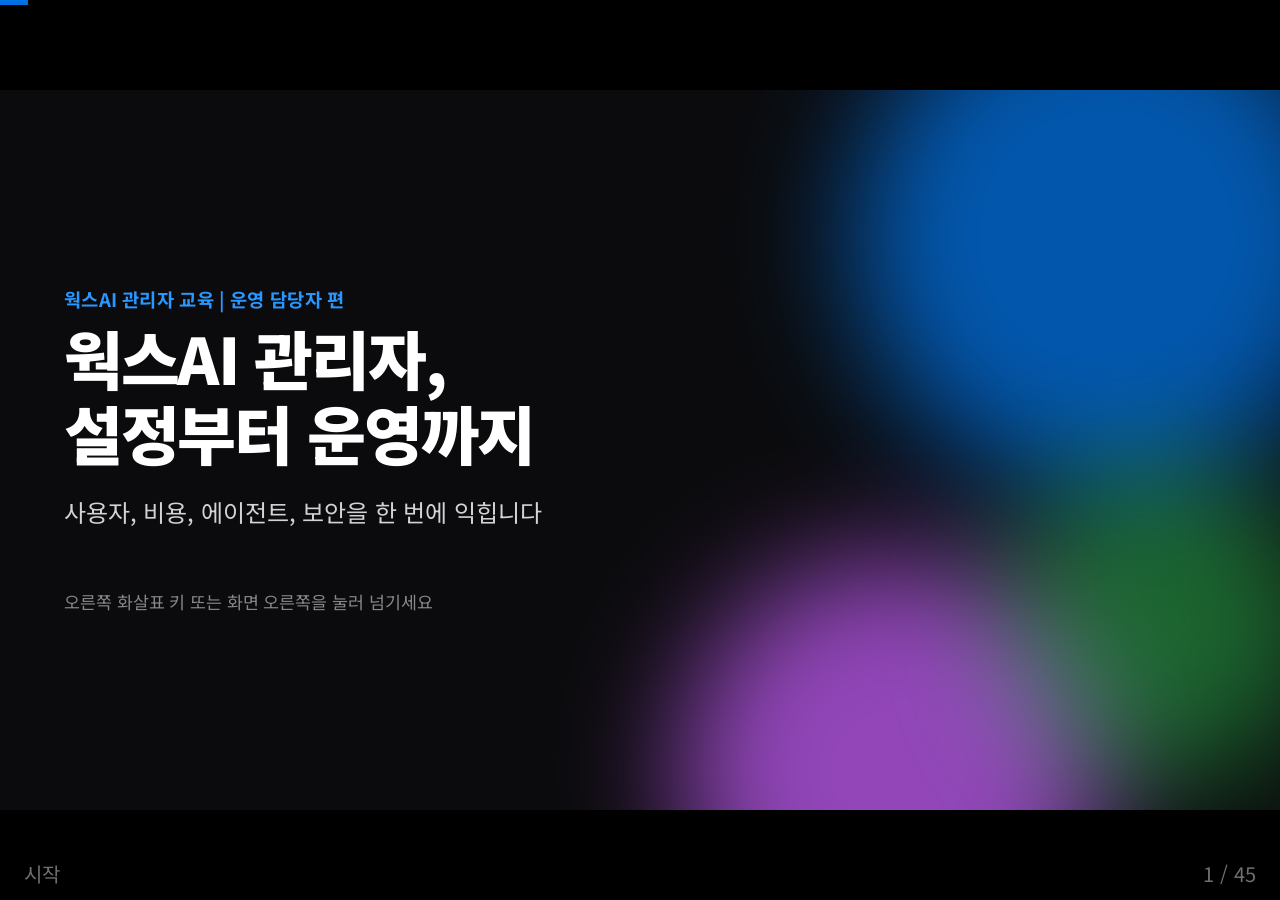
<file: docs/admin-training/index.html>
<!DOCTYPE html>
<html lang="ko"><head><meta charset="utf-8"><meta name="viewport" content="width=device-width,initial-scale=1">
<title>웍스AI 관리자 교육</title>
<link rel="preconnect" href="https://fonts.googleapis.com"><link rel="preconnect" href="https://fonts.gstatic.com" crossorigin>
<link href="https://fonts.googleapis.com/css2?family=Noto+Sans+KR:wght@400;500;700;900&display=swap" rel="stylesheet">
<style>*{box-sizing:border-box}html,body{margin:0;height:100%;background:#000;overflow:hidden;font-family:'Noto Sans KR','Noto Sans CJK KR','Apple SD Gothic Neo','Malgun Gothic',sans-serif;-webkit-font-smoothing:antialiased}
#stage{position:absolute;left:50%;top:50%;width:1920px;height:1080px;transform:translate(-50%,-50%) scale(var(--s,1));transform-origin:center;overflow:hidden;background:#000}
.slide{position:absolute;inset:0;padding:64px 96px;opacity:0;visibility:hidden;transform:translateX(70px);transition:opacity .45s,transform .55s,visibility 0s .55s}
.slide.active{opacity:1;visibility:visible;transform:none;transition:opacity .45s,transform .55s}
.slide.past{transform:translateX(-70px)}
.light{background:#f5f5f7;color:#1d1d1f}.dark{background:#1d1d1f;color:#fff}
.eb{color:#0071e3;font-size:28px;font-weight:700;margin:0 0 8px}.dark .eb{color:#2997ff}
h2{font-size:58px;margin:0 0 14px;font-weight:900;letter-spacing:-.02em;line-height:1.2}
.sub{font-size:30px;color:#6e6e73;margin:0 0 22px}
.a{opacity:0;transform:translateY(28px)}
.active .a{animation:up .75s cubic-bezier(.2,.8,.2,1) forwards;animation-delay:var(--d,.1s)}
@keyframes up{to{opacity:1;transform:none}}
p{margin:0}
.cards{display:grid;gap:22px;margin-top:20px}.c1{grid-template-columns:1fr;gap:14px}.c2{grid-template-columns:1fr 1fr}.c3{grid-template-columns:repeat(3,1fr)}.c4{grid-template-columns:repeat(4,1fr)}
.card{background:#fff;border-radius:26px;padding:28px 32px;box-shadow:0 2px 14px rgba(0,0,0,.05)}
.card h3{font-size:32px;margin:0 0 8px;font-weight:700}.card p{font-size:27px;line-height:1.45;color:#424245}
.cards.big .card{padding:44px 36px;min-height:300px}.cards.big h3{font-size:38px}
.cards.list .card{padding:18px 28px}.cards.list .card h3{font-size:30px;margin-bottom:4px}.cards.list .card p{font-size:26px}
.note{margin-top:22px;padding:18px 26px;border-left:6px solid #0071e3;background:#fff;border-radius:0 16px 16px 0;font-size:26px;line-height:1.5;color:#1d1d1f}
.row{display:flex;gap:44px;align-items:flex-start;margin-top:14px}.row2,.row2b{display:flex;gap:30px;align-items:center;margin-top:10px}.row.mid{align-items:center}
.win{border-radius:18px;overflow:hidden;box-shadow:0 26px 60px rgba(0,0,0,.30);background:#222;flex:none}
.bar{height:34px;background:#2b2b2e;display:flex;align-items:center;gap:8px;padding:0 14px}.bar i{width:12px;height:12px;border-radius:50%;background:#ff5f57}.bar i:nth-child(2){background:#febc2e}.bar i:nth-child(3){background:#28c840}.bar span{margin-left:12px;color:#a1a1a6;font-size:20px}
.shot,.zoom{position:relative;overflow:hidden;background:#000}.shot{aspect-ratio:1180/673}.shot img{width:100%;display:block}.zoom img{position:absolute;max-width:none;display:block}
.hl{position:absolute;border:3px solid #ff9f0a;border-radius:10px;box-shadow:0 0 0 5px rgba(255,159,10,.28);opacity:0;animation:hlin .5s forwards,pulse 1.8s ease-in-out infinite;animation-delay:var(--d),calc(var(--d) + .5s)}
.slide:not(.active) .hl{animation:none;opacity:0}
.hl b{position:absolute;left:-16px;top:-18px;width:38px;height:38px;border-radius:50%;background:#ff9f0a;color:#1d1d1f;font-size:24px;display:flex;align-items:center;justify-content:center}
@keyframes hlin{from{opacity:0;transform:scale(1.08)}to{opacity:1;transform:none}}@keyframes pulse{50%{box-shadow:0 0 0 12px rgba(255,159,10,.10)}}
.legend{list-style:none;margin:0;padding:0;display:flex;flex-direction:column;gap:20px;flex:1}.legend li{display:flex;gap:18px;align-items:flex-start}
.legend b{flex:none;width:46px;height:46px;border-radius:50%;background:#ff9f0a;color:#1d1d1f;font-size:26px;display:flex;align-items:center;justify-content:center}
.legend h4{margin:0 0 3px;font-size:30px}.legend p{font-size:26px;color:#424245;line-height:1.4}
.steps{display:flex;gap:20px;margin-top:24px}.step{flex:1;background:#fff;border-radius:24px;padding:24px 26px}.step b{display:flex;width:52px;height:52px;border-radius:50%;background:#0071e3;color:#fff;font-size:28px;align-items:center;justify-content:center;margin-bottom:14px}
.step h3{font-size:31px;margin:0 0 6px}.step p{font-size:26px;color:#424245;line-height:1.4}
.s3 .step{padding:16px 20px}.s3 .step b{width:42px;height:42px;font-size:24px;margin-bottom:8px}.s3 .step h3{font-size:28px}.s3 .step p{font-size:25px}
.dk .step{background:#2c2c2e}.dk .step b{background:#2997ff;color:#1d1d1f}.dk .step p{color:#d2d2d7}
.pr h2{font-size:78px;margin:18px 0 30px}.pr .steps{margin-top:60px}
.cover{background:#0b0b0d;overflow:hidden}.cover .inner{position:relative;z-index:2;padding-top:230px}.cover h1{font-size:96px;line-height:1.18;margin:10px 0 34px;font-weight:900;letter-spacing:-.03em}
.lead{font-size:36px;color:#d2d2d7;line-height:1.5}.hint{margin-top:90px;font-size:26px;color:#86868b}
.orb{position:absolute;border-radius:50%;filter:blur(90px);opacity:.75}.o1{width:760px;height:760px;background:#0071e3;right:-120px;top:-160px;animation:fl1 14s ease-in-out infinite alternate}.o2{width:640px;height:640px;background:#bf5af2;right:260px;bottom:-260px;animation:fl2 16s ease-in-out infinite alternate}.o3{width:480px;height:480px;background:#30d158;right:-60px;bottom:40px;opacity:.45;animation:fl1 18s ease-in-out infinite alternate-reverse}
@keyframes fl1{to{transform:translate(-120px,90px) scale(1.15)}}@keyframes fl2{to{transform:translate(120px,-70px) scale(.9)}}
.center{display:flex;flex-direction:column;justify-content:center}.center .big{font-size:96px;line-height:1.2;margin:14px 0 40px}
.agenda{display:grid;grid-template-columns:repeat(3,1fr);gap:26px;margin-top:40px}.ag{background:#fff;border-radius:28px;padding:34px 36px}.ag b{font-size:64px;color:#0071e3;font-weight:900;display:block;line-height:1}.ag h3{font-size:38px;margin:14px 0 8px}.ag p{font-size:28px;color:#6e6e73}
.track{height:6px;background:#d2d2d7;border-radius:3px;margin-top:30px;overflow:hidden}.track i{display:block;height:100%;width:0;background:#0071e3;border-radius:3px}.active .track i{animation:grow 2.2s .8s ease-out forwards}@keyframes grow{to{width:100%}}
.chat{margin-top:34px;background:#fff;border-radius:28px;padding:28px 36px}.cl{font-size:26px;color:#6e6e73;margin-bottom:12px}.inp{display:flex;align-items:center;background:#f5f5f7;border-radius:18px;padding:22px 28px;font-size:32px;min-height:84px}.inp em{margin-left:auto;font-style:normal;background:#0071e3;color:#fff;width:48px;height:48px;border-radius:24px;display:flex;align-items:center;justify-content:center;font-size:28px}
.caret{display:inline-block;width:3px;height:36px;background:#0071e3;margin-left:3px;animation:blink 1s steps(1) infinite}@keyframes blink{50%{opacity:0}}.res{font-size:28px;margin-top:18px;color:#1d1d1f}
.four{display:grid;grid-template-columns:repeat(4,1fr);gap:20px;margin-top:20px}.fq{background:#fff;border-radius:24px;padding:26px 28px;border-top:6px solid #0071e3}.fq h3{font-size:36px;margin:0 0 8px}.fq p{font-size:26px;color:#424245;line-height:1.4}
.vs{display:flex;gap:24px;align-items:stretch;margin-top:34px}.vs>div{border-radius:24px;padding:26px 32px}.bad{flex:1;background:#fff;border:3px dashed #ff453a}.good{flex:2.4;background:#fff;border:3px solid #30d158}.t{font-size:26px;font-weight:700;margin-bottom:8px}.bad .t{color:#ff453a}.good .t{color:#248a3d}.q{font-size:32px;line-height:1.4}.arrow{align-self:center;font-size:56px;color:#0071e3}.vs>.arrow{padding:0}
.ex{display:flex;flex-direction:column;gap:16px;margin-top:22px}.exr{display:grid;grid-template-columns:230px 1fr auto;gap:28px;align-items:center;background:#fff;border-radius:22px;padding:20px 32px}.exr b{font-size:32px;color:#0071e3}.exr p{font-size:28px;line-height:1.4}.exr span{font-size:26px;color:#6e6e73;text-align:right;max-width:340px}
.two{display:grid;grid-template-columns:1fr 1fr;gap:40px;margin-top:14px}.h3a{font-size:34px;margin:0 0 4px}
.chips{display:flex;flex-wrap:wrap;gap:14px;flex:1;align-content:flex-start}.chips span{background:#fff;border-radius:40px;padding:12px 26px;font-size:28px;font-weight:500;box-shadow:0 2px 10px rgba(0,0,0,.06)}
.flows{display:grid;grid-template-columns:repeat(3,1fr);gap:22px;margin-top:20px}.fl{background:#fff;border-radius:26px;padding:24px 28px}.fl h3{font-size:34px;margin:0 0 14px;color:#0071e3}.fs{display:flex;gap:14px;align-items:center;padding:8px 0;border-top:1px solid #e8e8ed}.fs b{flex:none;width:36px;height:36px;border-radius:50%;background:#e8f1ff;color:#0071e3;font-size:24px;display:flex;align-items:center;justify-content:center}.fs p{font-size:26px;line-height:1.35}
.tok{background:#fff;border-radius:28px;padding:36px 40px}.big2{font-size:50px;font-weight:900;color:#0071e3;line-height:1.2}.s{font-size:26px;color:#6e6e73;margin:14px 0;line-height:1.5}.meter{height:22px;background:#e8e8ed;border-radius:11px;overflow:hidden;margin:20px 0}.meter i{display:block;height:100%;width:0;background:linear-gradient(90deg,#0071e3,#bf5af2);border-radius:11px}.active .meter i{animation:grow 2.4s .8s ease-in-out forwards}
.eq{display:flex;align-items:center;gap:22px;margin:40px 0 20px;font-size:40px;font-weight:700;flex-wrap:wrap}.eq span,.eq strong{background:#fff;border-radius:22px;padding:22px 32px}.eq strong{background:#0071e3;color:#fff}.eq em{font-style:normal;color:#0071e3;font-size:56px}
.grow{background:#fff;border-radius:28px;padding:28px 34px}.bars{height:380px;display:flex;align-items:flex-end;gap:16px;margin:16px 0;border-bottom:3px solid #d2d2d7}.bars i{flex:1;height:0;background:linear-gradient(#ff9f0a,#ff453a);border-radius:8px 8px 0 0}.active .bars i{animation:bh .8s var(--d) cubic-bezier(.2,.8,.2,1) forwards}@keyframes bh{to{height:var(--h)}}.cl2{font-size:24px;color:#6e6e73;text-align:center}
.case{display:grid;grid-template-columns:1fr 1fr;gap:70px;margin-top:40px}.case .n{font-size:84px;font-weight:900;color:#2997ff;line-height:1.1}.case .s{font-size:34px;margin:14px 0 10px}.case .s2{font-size:28px;color:#d2d2d7;line-height:1.5}.foot{margin-top:60px;font-size:26px;color:#86868b}
.habits{display:flex;flex-direction:column;gap:14px;margin-top:22px}.hb{display:grid;grid-template-columns:70px 1fr;grid-template-rows:auto auto;column-gap:22px;align-items:center;background:#fff;border-radius:22px;padding:16px 30px}.hb b{grid-row:1/3;width:60px;height:60px;border-radius:50%;background:#0071e3;color:#fff;font-size:34px;display:flex;align-items:center;justify-content:center}.hb h3{font-size:34px;margin:0}.hb p{font-size:26px;color:#6e6e73}
.mt{flex:1;display:flex;flex-direction:column;gap:16px}.mr{background:#fff;border-radius:22px;padding:18px 26px}.mr h4{margin:0;font-size:30px;color:#0071e3}.mr p{font-size:27px;margin:4px 0}.mr span{font-size:25px;color:#6e6e73}
.cp{background:#fff;border-radius:28px;padding:30px 34px}.cp h3{font-size:34px;margin:0 0 6px}.code{background:#f5f5f7;border-radius:16px;padding:20px 24px;font-size:27px;line-height:1.55;margin:10px 0 14px}.copy{font:inherit;font-size:26px;font-weight:700;background:#0071e3;color:#fff;border:0;border-radius:30px;padding:12px 30px;cursor:pointer}.copy.ok{background:#248a3d}.mini{font-size:27px;line-height:1.7;margin:16px 0 0;padding-left:34px}
.cmp{display:grid;grid-template-columns:1fr 1fr;gap:34px;margin-top:34px}.cb{background:#fff;border-radius:30px;padding:36px 40px}.cb.g{border:4px solid #30d158}.bub{font-size:30px;line-height:1.5;border-radius:22px;padding:18px 26px;margin-top:16px}.u{background:#ffe8e6}.u2{background:#e8f1ff}.cb.g .u2{background:#e5f9ea}.cap{font-size:28px;margin-top:22px;color:#424245;font-weight:500}
.ladder{display:flex;gap:24px;align-items:flex-end;margin-top:30px;height:500px}.lad{flex:1;background:#fff;border-radius:26px 26px 0 0;padding:26px 28px;height:var(--h);border-top:8px solid #0071e3}.lad:nth-child(3){border-color:#bf5af2}.lad:nth-child(4){border-color:#ff9f0a}.lad h3{font-size:32px;margin:0 0 8px}.lad .who{font-size:28px;color:#0071e3;font-weight:700;margin-bottom:4px}.lad p{font-size:26px;color:#424245;line-height:1.4}
.wand{display:flex;align-items:stretch;gap:26px;margin-top:26px}.wand>div:not(.wd){flex:1;background:#fff;border-radius:26px;padding:28px 34px}.wd{align-self:center;font-size:64px;color:#bf5af2}.wand .q{font-size:30px}
.pipe{background:#fff;border-radius:28px;padding:30px 34px}.pipe h3{font-size:34px;margin:0 0 16px;color:#0071e3}.pn{display:flex;align-items:center;gap:16px;padding:8px 0}.pn b{flex:none;width:44px;height:44px;border-radius:50%;background:#0071e3;color:#fff;font-size:26px;display:flex;align-items:center;justify-content:center}.pn p{font-size:28px}.note2{font-size:25px;color:#6e6e73;line-height:1.5;margin-top:14px}
.three{display:grid;grid-template-columns:repeat(3,1fr);gap:28px;margin-top:26px}.three h3{font-size:36px;margin:18px 0 6px}.three p{font-size:26px;color:#424245;line-height:1.45}
.five{display:flex;flex-direction:column;gap:16px;margin-top:30px}.fv{display:flex;align-items:center;gap:26px;background:#2c2c2e;border-radius:24px;padding:20px 34px}.fv b{width:56px;height:56px;border-radius:50%;background:#2997ff;color:#1d1d1f;font-size:32px;display:flex;align-items:center;justify-content:center;flex:none}.fv p{font-size:36px;font-weight:700}
.closing .foot{margin-top:40px}
#hud{position:absolute;left:0;right:0;bottom:0;display:flex;justify-content:space-between;padding:0 24px 12px;color:#86868b;font-size:20px;pointer-events:none;z-index:9}
#bar{position:absolute;left:0;right:0;top:0;height:5px;z-index:9}#bar i{display:block;height:100%;width:0;background:#0071e3;transition:width .4s}
#nav button{position:absolute;top:0;bottom:0;width:90px;border:0;background:transparent;color:#86868b;font-size:60px;cursor:pointer;opacity:0;transition:opacity .2s;z-index:8}#nav button:hover{opacity:1}#prev{left:0}#next{right:0}
@media (prefers-reduced-motion:reduce){.a{opacity:1;transform:none;animation:none!important}.hl{opacity:1;animation:none!important}.bars i{height:var(--h);animation:none!important}.track i,.meter i{width:100%;animation:none!important}.orb{animation:none}.slide,.slide.active{transition:none}}

.slide{display:flex;flex-direction:column}.body{flex:1;display:flex;flex-direction:column;justify-content:center;padding-bottom:36px;min-height:0}.body>.row,.body>.row2,.body>.row2b{margin-top:0}
.z11 .body{zoom:1.1}.z12 .body{zoom:1.2}.z13 .body{zoom:1.4}
.faq .exr{grid-template-columns:430px 1fr}.ladder{height:560px}.lad{min-height:0}
.pr h2{margin-bottom:0}

.tb{width:100%;border-collapse:separate;border-spacing:0 10px;font-size:30px;margin-top:6px}.tb th{background:#1d1d1f;color:#fff;padding:16px 22px;text-align:left;font-size:26px}.tb th:first-child{border-radius:14px 0 0 14px}.tb th:last-child{border-radius:0 14px 14px 0}.tb td{background:#fff;padding:18px 22px;color:#3a3a3c}.tb td:first-child{font-weight:700;color:#1d1d1f;border-radius:14px 0 0 14px}.tb td:last-child{border-radius:0 14px 14px 0}.slide.dark.center{justify-content:center}
.steps.s5{grid-template-columns:repeat(5,1fr)}.steps.s3{grid-template-columns:repeat(3,1fr)}
</style></head><body>
<div id="stage"><section class="slide dark cover " data-ch="시작"><div class="orb o1"></div><div class="orb o2"></div><div class="orb o3"></div><div class="inner"><p class="eb a">웍스AI 관리자 교육 | 운영 담당자 편</p><h1 class="a" style="--d:.2s">웍스AI 관리자,<br>설정부터 운영까지</h1><p class="lead a" style="--d:.5s">사용자, 비용, 에이전트, 보안을 한 번에 익힙니다</p><p class="hint a" style="--d:.9s">오른쪽 화살표 키 또는 화면 오른쪽을 눌러 넘기세요</p></div></section><section class="slide light z12" data-ch="오늘의 순서"><p class="eb a">오늘의 순서</p><h2 class="a">여섯 파트로 진행합니다</h2><div class="body"><div class="track a" style="--d:.5s"><i></i></div><div class="agenda"><div class="ag a" style="--d:0.6s"><b>1</b><h3>조직과 사용자</h3><p>워크스페이스, 부서, 사용자 (30분)</p></div><div class="ag a" style="--d:0.75s"><b>2</b><h3>비용 통제</h3><p>한도, 모델, 이용 현황, 결제 (40분)</p></div><div class="ag a" style="--d:0.8999999999999999s"><b>3</b><h3>에이전트와 도구</h3><p>공식 에이전트, 도구, 스킬 (40분)</p></div><div class="ag a" style="--d:1.0499999999999998s"><b>4</b><h3>보안과 데이터</h3><p>접근 통제, 가드레일, 기록 (35분)</p></div><div class="ag a" style="--d:1.2s"><b>5</b><h3>일상 운영</h3><p>문의 대응, 점검 주기 (20분)</p></div><div class="ag a" style="--d:1.35s"><b>6</b><h3>종합 실습</h3><p>우리 회사 환경 세팅 (15분)</p></div></div></div></section><section class="slide light z12" data-ch="역할"><p class="eb a">관리자의 역할</p><h2 class="a">관리자가 맡는 세 가지</h2><div class="body"><div class="cards c3 "><div class="card a" style="--d:0.3s"><h3>사람과 조직</h3><p>누가, 어디에 속해, 무엇을 쓰는지 정한다</p></div><div class="card a" style="--d:0.44999999999999996s"><h3>비용과 보안</h3><p>얼마까지, 어떤 모델과 데이터까지 허용할지 정한다</p></div><div class="card a" style="--d:0.6s"><h3>사내 자산</h3><p>공식 에이전트, 도구, 스킬을 골라 배포한다</p></div></div></div></section><section class="slide dark cover " data-ch="1. 조직과 사용자"><div class="orb o1"></div><div class="orb o3"></div><div class="inner"><p class="eb a">1. 조직과 사용자</p><h1 class="a" style="--d:.2s">조직과 사용자</h1><p class="lead a" style="--d:.5s">워크스페이스, 부서, 사용자를 먼저 정합니다</p></div></section><section class="slide light split " data-ch="1. 조직과 사용자"><p class="eb a">1. 조직과 사용자</p><h2 class="a">관리자 메뉴는 네 묶음입니다</h2><p class="sub a">메뉴 옆 파란 점은 최근 업데이트된 메뉴입니다.</p><div class="body"><div class="row"><div class="win a " style="width:1180px"><div class="bar"><i></i><i></i><i></i><span>wrks.ai</span></div><div class="shot"><img src="img/group.jpg" alt=""><div class="hl" style="left:0.68%;top:17.09%;width:20.68%;height:81.72%;--d:0.8s"><b>1</b></div><div class="hl" style="left:85.42%;top:1.78%;width:4.92%;height:4.75%;--d:1.25s"><b>2</b></div></div></div><ol class="legend "><li class="a" style="--d:0.8s"><b>1</b><div><h4>왼쪽 관리자 메뉴</h4><p>조직 관리, 사내 에이전트, 운영과 통계, 설정과 보안 네 묶음입니다.</p></div></li><li class="a" style="--d:1.25s"><b>2</b><div><h4>관리자 버튼</h4><p>오른쪽 위 버튼으로 열며 일반 직원에게는 보이지 않습니다.</p></div></li></ol></div></div></section><section class="slide light split " data-ch="1. 조직과 사용자"><p class="eb a">1. 조직과 사용자</p><h2 class="a">워크스페이스는 회사 안의 독립된 운영 단위</h2><p class="sub a">공식 에이전트, 요금 한도, 허용 모델을 워크스페이스마다 다르게 정합니다.</p><div class="body"><div class="row"><div class="win a " style="width:1180px"><div class="bar"><i></i><i></i><i></i><span>wrks.ai</span></div><div class="shot"><img src="img/group.jpg" alt=""><div class="hl" style="left:25.76%;top:38.93%;width:70.76%;height:35.66%;--d:0.8s"><b>1</b></div><div class="hl" style="left:72.29%;top:46.36%;width:5.08%;height:5.05%;--d:1.25s"><b>2</b></div></div></div><ol class="legend "><li class="a" style="--d:0.8s"><b>1</b><div><h4>워크스페이스 목록</h4><p>이름, 사용자 수, 월 전체와 사용자별 한도를 한 표로 봅니다.</p></div></li><li class="a" style="--d:1.25s"><b>2</b><div><h4>서비스 이용 여부</h4><p>ON/OFF로 워크스페이스 이용을 켜고 끕니다.</p></div></li></ol></div></div></section><section class="slide light " data-ch="1. 조직과 사용자"><p class="eb a">1. 조직과 사용자</p><h2 class="a">워크스페이스 설정 화면</h2><div class="body"><table class="tb a" style="--d:.4s"><tr><th>설정</th><th>역할</th><th>비고</th></tr><tr><td>월 전체 요금 한도</td><td>넘으면 구성원 전체 대화 차단</td><td>0원 입력 시 무제한, 부가세 별도</td></tr><tr><td>월 사용자별 요금 한도</td><td>초과한 사람만 차단</td><td>0원 입력 시 무제한</td></tr><tr><td>일 사용자별 요금 한도</td><td>하루 한도, 매일 0시 재시작</td><td>월 한도와 함께 적용</td></tr><tr><td>단일 입력 최대 글자 수</td><td>한 번에 넣을 글자 수 제한</td><td>0이면 제한 없음</td></tr><tr><td>도구 호출 자동 승인</td><td>승인 요청 없이 도구 사용 권고</td><td>대화별 변경 가능</td></tr><tr><td>내부 도구 차단</td><td>코드 실행, 이미지 생성 등 차단</td><td>다음 장 참고</td></tr></table><p class="note a" style="--d:1.2s">기본값은 모두 무제한입니다. 설정하지 않으면 한도가 없는 상태입니다.</p></div></section><section class="slide light z12" data-ch="1. 조직과 사용자"><p class="eb a">1. 조직과 사용자</p><h2 class="a">내부 도구 차단: 비용과 보안의 첫 스위치</h2><div class="body"><div class="cards c4 "><div class="card a" style="--d:0.3s"><h3>코드 실행 · 웹 검색</h3><p>외부 접근이나 실행이 필요 없으면 끕니다.</p></div><div class="card a" style="--d:0.44999999999999996s"><h3>이미지 생성 · 시각화</h3><p>비용이 큰 기능은 필요한 곳만 켭니다.</p></div><div class="card a" style="--d:0.6s"><h3>문서 요약 · 드라이브 · 웹페이지</h3><p>파일과 외부 문서를 읽는 기능은 보안 정책과 정합니다.</p></div><div class="card a" style="--d:0.75s"><h3>워크플로우 · 대화 예약</h3><p>자동 반복 실행은 비용이 쌓이기 쉽습니다.</p></div></div><p class="note a" style="--d:1.2s">처음에는 필요한 기능만 열고 늘려 가는 방식을 권합니다.</p></div></section><section class="slide light split " data-ch="1. 조직과 사용자"><p class="eb a">1. 조직과 사용자</p><h2 class="a">부서 관리: 트리 구조로 만듭니다</h2><div class="body"><div class="row"><div class="win a " style="width:1180px"><div class="bar"><i></i><i></i><i></i><span>wrks.ai</span></div><div class="shot"><img src="img/dept.jpg" alt=""><div class="hl" style="left:67.20%;top:48.44%;width:25.85%;height:47.55%;--d:0.8s"><b>1</b></div><div class="hl" style="left:27.54%;top:33.28%;width:5.93%;height:5.65%;--d:1.25s"><b>2</b></div><div class="hl" style="left:27.97%;top:49.93%;width:12.71%;height:46.06%;--d:1.7000000000000002s"><b>3</b></div></div></div><ol class="legend "><li class="a" style="--d:0.8s"><b>1</b><div><h4>부서 한도</h4><p>부서별 월 전체와 월 사용자별 한도를 둡니다.</p></div></li><li class="a" style="--d:1.25s"><b>2</b><div><h4>펼치기와 접기</h4><p>상위 부서 아래에 하위 부서를 계속 추가합니다.</p></div></li><li class="a" style="--d:1.7000000000000002s"><b>3</b><div><h4>부서 지정이 중요</h4><p>팀 에이전트 노출과 부서별 비용 집계에 쓰입니다.</p></div></li></ol></div></div></section><section class="slide light z12" data-ch="1. 조직과 사용자"><p class="eb a">1. 조직과 사용자</p><h2 class="a">사용자 등록: 세 가지 방법</h2><div class="body"><div class="steps "><div class="step a" style="--d:0.3s"><b>1</b><h3>신규 초대</h3><p>이름과 이메일, 워크스페이스와 부서를 넣고 한 명씩 초대합니다.</p></div><div class="step a" style="--d:0.5s"><b>2</b><h3>일괄 등록</h3><p>엑셀 양식으로 여러 명을 한 번에 등록합니다.</p></div><div class="step a" style="--d:0.7s"><b>3</b><h3>자가 가입</h3><p>회사 메일로 가입하고 관리자가 승인해 활성화합니다.</p></div></div><p class="note a" style="--d:1.2s">관리자가 초대한 사용자는 수동 승인을 켜 두어도 바로 활성 상태가 됩니다.</p></div></section><section class="slide light split " data-ch="1. 조직과 사용자"><p class="eb a">1. 조직과 사용자</p><h2 class="a">사용자 한 명 한 명의 설정</h2><p class="sub a">이름과 이메일은 블러 처리했습니다.</p><div class="body"><div class="row"><div class="win a " style="width:1180px"><div class="bar"><i></i><i></i><i></i><span>wrks.ai</span></div><div class="shot"><img src="img/user.jpg" alt=""><div class="hl" style="left:63.22%;top:14.12%;width:32.46%;height:6.84%;--d:0.8s"><b>1</b></div><div class="hl" style="left:25.76%;top:30.46%;width:22.20%;height:5.35%;--d:1.25s"><b>2</b></div><div class="hl" style="left:86.44%;top:54.23%;width:9.32%;height:5.94%;--d:1.7000000000000002s"><b>3</b></div></div></div><ol class="legend "><li class="a" style="--d:0.8s"><b>1</b><div><h4>등록 버튼</h4><p>일괄 등록, 일괄 수정, 신규 초대가 같은 줄에 있습니다.</p></div></li><li class="a" style="--d:1.25s"><b>2</b><div><h4>엑셀 다운로드</h4><p>사용자 목록을 내려받습니다.</p></div></li><li class="a" style="--d:1.7000000000000002s"><b>3</b><div><h4>개인별 월 한도</h4><p>개인 한도가 기본 한도를 대체하는지는 확인필요입니다.</p></div></li></ol></div></div></section><section class="slide dark pr z13" data-ch="실습"><p class="eb a">실습 A | 15분</p><h2 class="a">조직 세팅해 보기</h2><div class="body"><div class="steps dk"><div class="step a" style="--d:0.3s"><b>1</b><h3>워크스페이스 확인</h3><p>몇 개가 필요한지 정하고 목록을 봅니다.</p></div><div class="step a" style="--d:0.5s"><b>2</b><h3>부서 만들기</h3><p>하위 부서를 2개 이상 만듭니다.</p></div><div class="step a" style="--d:0.7s"><b>3</b><h3>사용자 초대</h3><p>테스트 사용자 1명에 부서를 지정합니다.</p></div><div class="step a" style="--d:0.9000000000000001s"><b>4</b><h3>권한 점검</h3><p>최고 관리자 목록을 줄일 수 있는지 봅니다.</p></div></div></div></section><section class="slide dark cover " data-ch="2. 비용 통제"><div class="orb o1"></div><div class="orb o3"></div><div class="inner"><p class="eb a">2. 비용 통제</p><h1 class="a" style="--d:.2s">설정하지 않으면 한도는 무제한입니다</h1><p class="lead a" style="--d:.5s">한도, 모델, 모니터링 세 가지를 함께 합니다</p></div></section><section class="slide light z12" data-ch="2. 비용 통제"><p class="eb a">2. 비용 통제</p><h2 class="a">한도는 세 겹으로 겁니다</h2><div class="body"><div class="ladder"><div class="lad a" style="--d:0.3s;--h:290px"><h3>워크스페이스</h3><p class="who">월 전체 한도</p><p>넘으면 전원 차단</p></div><div class="lad a" style="--d:0.6s;--h:370px"><h3>부서</h3><p class="who">부서 전체와 1인당</p><p>부서별로 나눠 설정</p></div><div class="lad a" style="--d:0.8999999999999999s;--h:450px"><h3>사용자</h3><p class="who">월 한도와 일 한도</p><p>넘은 사람만 차단</p></div></div><p class="note a" style="--d:1.2s">가장 먼저 도달한 한도가 적용됩니다. 한도는 안전망이며 습관 교육과 함께 써야 합니다.</p></div></section><section class="slide light z12" data-ch="2. 비용 통제"><p class="eb a">2. 비용 통제</p><h2 class="a">한도를 처음 정하는 순서</h2><p class="sub a">금액은 협의 후 입력합니다. [금액]은 비워 둔 값입니다.</p><div class="body"><div class="steps s4"><div class="step a" style="--d:0.3s"><b>1</b><h3>월 전체 한도</h3><p>회사 예산에서 거꾸로 정합니다.</p></div><div class="step a" style="--d:0.5s"><b>2</b><h3>일 사용자별 한도</h3><p>폭주를 막도록 낮게 시작합니다.</p></div><div class="step a" style="--d:0.7s"><b>3</b><h3>월 사용자별 한도</h3><p>일 한도 x 근무일을 넘지 않게 둡니다.</p></div><div class="step a" style="--d:0.9000000000000001s"><b>4</b><h3>첫 달 후 조정</h3><p>이용 현황을 보고 올리거나 내립니다.</p></div></div><p class="note a" style="--d:1.2s">LS ITC 권장안입니다. 제조사 공식 권고가 아닙니다.</p></div></section><section class="slide light split " data-ch="2. 비용 통제"><p class="eb a">2. 비용 통제</p><h2 class="a">AI 모델 통제: 기본 모델과 새 모델 정책</h2><p class="sub a">고성능 모델은 특정 부서나 사람에게만 열어 주는 방식이 대표 사례입니다.</p><div class="body"><div class="row"><div class="win a " style="width:1180px"><div class="bar"><i></i><i></i><i></i><span>wrks.ai</span></div><div class="shot"><img src="img/model.jpg" alt=""><div class="hl" style="left:27.88%;top:46.21%;width:27.12%;height:5.65%;--d:0.8s"><b>1</b></div><div class="hl" style="left:27.88%;top:69.84%;width:25.42%;height:8.92%;--d:1.25s"><b>2</b></div></div></div><ol class="legend "><li class="a" style="--d:0.8s"><b>1</b><div><h4>기본 모델</h4><p>대화를 시작할 때 처음 선택되는 모델입니다.</p></div></li><li class="a" style="--d:1.25s"><b>2</b><div><h4>새 모델은 일단 막아 두기</h4><p>켜면 새 모델에 회사 전체 차단 규칙이 자동으로 들어갑니다.</p></div></li></ol></div></div></section><section class="slide light " data-ch="2. 비용 통제"><p class="eb a">2. 비용 통제</p><h2 class="a">스마트 라우팅: 쉬운 질문은 저렴한 모델로</h2><div class="body"><table class="tb a" style="--d:.4s"><tr><th></th><th>끄기</th><th>선택 적용</th><th>전체 적용</th></tr><tr><td>작동 시점</td><td>안 함</td><td>Auto를 고른 대화만</td><td>모든 대화</td></tr><tr><td>기준 모델</td><td>없음</td><td>회사 기본 모델</td><td>사용자가 고른 모델</td></tr><tr><td>사용자 화면</td><td>그대로</td><td>목록에 Auto 추가</td><td>그대로</td></tr><tr><td>모델 차단</td><td>항상 적용</td><td>일부 예외 있음</td><td>일부 예외 있음</td></tr></table><p class="note a" style="--d:1.2s">전체 적용에는 권장 표시가 있고, 켤 때 별도 동의 절차가 있습니다. 미리 설명하세요.</p></div></section><section class="slide light " data-ch="2. 비용 통제"><p class="eb a">2. 비용 통제</p><h2 class="a">비용을 줄이는 기능 스위치</h2><div class="body"><table class="tb a" style="--d:.4s"><tr><th>기능</th><th>켜면</th><th>주의</th></tr><tr><td>이미지 고품질 모델 비활성화</td><td>이미지 한 장당 비용 감소</td><td>모든 이미지 품질이 낮아짐</td></tr><tr><td>DeepL 번역 엔진 중지</td><td>자체 엔진만 사용해 절감</td><td>번역 품질을 샘플로 확인</td></tr><tr><td>RAG 검색 개선</td><td>끄면 비용이 줄 수 있음</td><td>검색 정확도가 낮아짐</td></tr><tr><td>메모리 기능</td><td>AI가 사용자 정보를 기억</td><td>개인정보 정책을 먼저 확인</td></tr></table><p class="note a" style="--d:1.2s">비용 감소와 품질 저하는 맞바꿈입니다. 업무 성격에 따라 고르세요.</p></div></section><section class="slide light split " data-ch="2. 비용 통제"><p class="eb a">2. 비용 통제</p><h2 class="a">이용 현황 대시보드: 매일 아침 보는 화면</h2><p class="sub a">어제까지 집계된 값입니다. 금액은 블러 처리했습니다.</p><div class="body"><div class="row"><div class="win a " style="width:1180px"><div class="bar"><i></i><i></i><i></i><span>wrks.ai</span></div><div class="shot"><img src="img/usage.jpg" alt=""><div class="hl" style="left:57.29%;top:48.29%;width:14.24%;height:5.05%;--d:0.8s"><b>1</b></div><div class="hl" style="left:27.54%;top:64.04%;width:66.53%;height:29.42%;--d:1.25s"><b>2</b></div><div class="hl" style="left:25.76%;top:30.76%;width:25.59%;height:5.35%;--d:1.7000000000000002s"><b>3</b></div></div></div><ol class="legend "><li class="a" style="--d:0.8s"><b>1</b><div><h4>지표 바꾸기</h4><p>비용, 토큰, 호출수 중 하나를 고르면 모든 차트가 바뀝니다.</p></div></li><li class="a" style="--d:1.25s"><b>2</b><div><h4>한눈에 보는 지표</h4><p>총 비용, 토큰, 호출, 최다 사용일입니다.</p></div></li><li class="a" style="--d:1.7000000000000002s"><b>3</b><div><h4>범위와 기간</h4><p>회사 전체나 워크스페이스, 이번 결제 기간을 고릅니다.</p></div></li></ol></div></div></section><section class="slide light z12" data-ch="2. 비용 통제"><p class="eb a">2. 비용 통제</p><h2 class="a">이용 통계: 사용자, 도구, 부서별 순위</h2><div class="body"><div class="steps "><div class="step a" style="--d:0.3s"><b>1</b><h3>기간과 범위</h3><p>회사 전체나 워크스페이스, 기간을 고릅니다.</p></div><div class="step a" style="--d:0.5s"><b>2</b><h3>기준 선택</h3><p>사용자별, 도구별, 워크스페이스별, 부서별 탭입니다.</p></div><div class="step a" style="--d:0.7s"><b>3</b><h3>내려받기</h3><p>통계와 Raw data를 엑셀로 분석합니다.</p></div></div><p class="note a" style="--d:1.2s">횟수에 비해 토큰이 유난히 큰 항목이 점검 대상입니다. 이메일 노출에 주의하세요.</p></div></section><section class="slide light z12" data-ch="2. 비용 통제"><p class="eb a">2. 비용 통제</p><h2 class="a">비용이 갑자기 커질 때 보는 순서</h2><div class="body"><div class="steps s5"><div class="step a" style="--d:0.3s"><b>1</b><h3>급증한 날 찾기</h3><p>이용 현황 일별 추이</p></div><div class="step a" style="--d:0.5s"><b>2</b><h3>쪼개 보기</h3><p>모델별, 실행 경로별</p></div><div class="step a" style="--d:0.7s"><b>3</b><h3>상위 항목 보기</h3><p>이용 통계에서 횟수 대비 토큰</p></div><div class="step a" style="--d:0.9000000000000001s"><b>4</b><h3>자동화 점검</h3><p>워크플로우와 대화 예약</p></div><div class="step a" style="--d:1.1s"><b>5</b><h3>당사자와 조정</h3><p>습관 교육과 한도 조정</p></div></div><p class="note a" style="--d:1.2s">긴 대화 반복, 큰 파일 첨부, 자동 반복 실행이 대표 원인입니다.</p></div></section><section class="slide light split " data-ch="2. 비용 통제"><p class="eb a">2. 비용 통제</p><h2 class="a">결제 관리 화면</h2><p class="sub a">청구서 수신 이메일과 세금계산서 설정도 같은 화면에 있습니다. 리셀러 계약은 청구 방식이 다를 수 있어 확인필요입니다.</p><div class="body"><div class="row"><div class="win a " style="width:1180px"><div class="bar"><i></i><i></i><i></i><span>wrks.ai</span></div><div class="shot"><img src="img/pay.jpg" alt=""><div class="hl" style="left:25.76%;top:36.11%;width:69.92%;height:8.62%;--d:0.8s"><b>1</b></div><div class="hl" style="left:25.76%;top:53.34%;width:69.92%;height:12.78%;--d:1.25s"><b>2</b></div><div class="hl" style="left:25.76%;top:74.89%;width:69.92%;height:19.32%;--d:1.7000000000000002s"><b>3</b></div></div></div><ol class="legend "><li class="a" style="--d:0.8s"><b>1</b><div><h4>결제일</h4><p>이달 결제일을 확인합니다.</p></div></li><li class="a" style="--d:1.25s"><b>2</b><div><h4>결제 예정 요금</h4><p>부가세 포함 예정 요금과 상세 보기입니다. 금액은 블러 처리했습니다.</p></div></li><li class="a" style="--d:1.7000000000000002s"><b>3</b><div><h4>적립금</h4><p>미리 충전하면 결제일에 먼저 차감됩니다.</p></div></li></ol></div></div></section><section class="slide light " data-ch="2. 비용 통제"><p class="eb a">2. 비용 통제</p><h2 class="a">부가서비스는 켠 날만큼 과금됩니다</h2><p class="sub a">화면 표시 금액이며 부가세 별도입니다. 확인필요.</p><div class="body"><table class="tb a" style="--d:.4s"><tr><th>부가서비스</th><th>화면 표시 과금</th><th>위치</th></tr><tr><td>가드레일</td><td>일 10,000원부터</td><td>가드레일 설정</td></tr><tr><td>접속 및 파일 다운로드 통제</td><td>회사당 일 3,000원</td><td>보안·접근 통제</td></tr><tr><td>이용 기록</td><td>회사당 일 8,000원</td><td>데이터 관리</td></tr><tr><td>대화·파일 삭제 정책</td><td>회사당 일 5,000원</td><td>데이터 관리</td></tr><tr><td>AI 문서 인식 향상(OCR)</td><td>일 4,000원부터</td><td>파일·문서 처리</td></tr></table><p class="note a" style="--d:1.2s">켜 두신 날짜만큼만 계산되어 후불 청구에 합산됩니다.</p></div></section><section class="slide dark pr z13" data-ch="실습"><p class="eb a">실습 B | 10분</p><h2 class="a">비용 통제 설정해 보기</h2><div class="body"><div class="steps dk"><div class="step a" style="--d:0.3s"><b>1</b><h3>한도 정하기</h3><p>워크스페이스와 일 사용자별 한도를 입력합니다.</p></div><div class="step a" style="--d:0.5s"><b>2</b><h3>모델 정책</h3><p>기본 모델과 새 모델 막기를 정합니다.</p></div><div class="step a" style="--d:0.7s"><b>3</b><h3>스마트 라우팅</h3><p>세 옵션 중 하나를 고릅니다.</p></div><div class="step a" style="--d:0.9000000000000001s"><b>4</b><h3>대시보드 읽기</h3><p>모델별, 사용자별 차트를 설명합니다.</p></div></div></div></section><section class="slide dark cover " data-ch="3. 에이전트와 도구"><div class="orb o1"></div><div class="orb o3"></div><div class="inner"><p class="eb a">3. 에이전트와 도구</p><h1 class="a" style="--d:.2s">에이전트와 도구</h1><p class="lead a" style="--d:.5s">누가 어디까지 만들 수 있는지부터 봅니다</p></div></section><section class="slide light " data-ch="3. 에이전트와 도구"><p class="eb a">3. 에이전트와 도구</p><h2 class="a">에이전트는 네 단계로 공유됩니다</h2><div class="body"><table class="tb a" style="--d:.4s"><tr><th>종류</th><th>만드는 곳</th><th>노출 방식</th></tr><tr><td>나만의 에이전트</td><td>사용자 홈</td><td>본인만</td></tr><tr><td>팀 에이전트</td><td>팀 에이전트 관리</td><td>같은 부서에 즉시 노출</td></tr><tr><td>워크스페이스 공식</td><td>에이전트 관리</td><td>노출 대기중에서 검수 후</td></tr><tr><td>전사 공식</td><td>에이전트 관리(전사)</td><td>노출 대기중에서 검수 후</td></tr></table><p class="note a" style="--d:1.2s">관리자는 마지막 두 단계와 등록 신청 승인의 책임자입니다.</p></div></section><section class="slide light split " data-ch="3. 에이전트와 도구"><p class="eb a">3. 에이전트와 도구</p><h2 class="a">공식 에이전트 만들고 노출하기</h2><div class="body"><div class="row"><div class="win a " style="width:1180px"><div class="bar"><i></i><i></i><i></i><span>wrks.ai</span></div><div class="shot"><img src="img/agents.jpg" alt=""><div class="hl" style="left:25.76%;top:23.63%;width:12.46%;height:5.35%;--d:0.8s"><b>1</b></div><div class="hl" style="left:25.76%;top:33.58%;width:22.03%;height:5.65%;--d:1.25s"><b>2</b></div><div class="hl" style="left:88.14%;top:42.05%;width:8.47%;height:2.97%;--d:1.7000000000000002s"><b>3</b></div><div class="hl" style="left:73.73%;top:57.21%;width:5.08%;height:5.05%;--d:2.1500000000000004s"><b>4</b></div></div></div><ol class="legend "><li class="a" style="--d:0.8s"><b>1</b><div><h4>공식 에이전트 추가</h4><p>모델, 이름, 지시문, 파일, 도구를 설정합니다.</p></div></li><li class="a" style="--d:1.25s"><b>2</b><div><h4>영역 고르기</h4><p>워크스페이스 또는 전사를 선택합니다.</p></div></li><li class="a" style="--d:1.7000000000000002s"><b>3</b><div><h4>노출 대기중</h4><p>검수 전 에이전트가 모이는 곳입니다.</p></div></li><li class="a" style="--d:2.1500000000000004s"><b>4</b><div><h4>메인 노출 토글</h4><p>켜야 사용자 화면에 나타납니다.</p></div></li></ol></div></div></section><section class="slide light z12" data-ch="3. 에이전트와 도구"><p class="eb a">3. 에이전트와 도구</p><h2 class="a">사용자의 공식 등록 신청 처리</h2><div class="body"><div class="steps s4"><div class="step a" style="--d:0.3s"><b>1</b><h3>신청 접수</h3><p>사용자가 등록 신청을 누릅니다.</p></div><div class="step a" style="--d:0.5s"><b>2</b><h3>노출 대기중 확인</h3><p>신청된 에이전트가 목록에 들어옵니다.</p></div><div class="step a" style="--d:0.7s"><b>3</b><h3>검토와 수정</h3><p>이름, 지시문, 도구, 파일을 점검합니다.</p></div><div class="step a" style="--d:0.9000000000000001s"><b>4</b><h3>승인</h3><p>메인 노출을 켜면 공식이 됩니다.</p></div></div><div class="cards c2 "><div class="card a" style="--d:0.3s"><h3>함께 공유되는 것</h3><p>이름, 아이콘, 설명, 지시문, 도구, 참고 파일</p></div><div class="card a" style="--d:0.44999999999999996s"><h3>공유되지 않는 것</h3><p>대화 내역, 메모리, 로그인 토큰, 파일 다운로드</p></div></div></div></section><section class="slide light " data-ch="3. 에이전트와 도구"><p class="eb a">3. 에이전트와 도구</p><h2 class="a">공식 에이전트 검수 체크리스트</h2><div class="body"><table class="tb a" style="--d:.4s"><tr><th>점검</th><th>확인할 내용</th></tr><tr><td>이름과 설명</td><td>회사 공식 자산으로 알맞고 명확한가</td></tr><tr><td>지시문</td><td>민감정보나 규정 위반, 과도한 길이가 없는가</td></tr><tr><td>참고 파일</td><td>전 직원에게 보여도 되는가</td></tr><tr><td>도구</td><td>필요한 것만 최대 5개인가</td></tr><tr><td>테스트</td><td>대표 질문과 틀리기 쉬운 질문을 확인했는가</td></tr><tr><td>비용</td><td>도구와 파일이 많아 매 질문 비용이 커지지 않는가</td></tr></table><p class="note a" style="--d:1.2s">법령, 계약, 인사 에이전트는 담당 부서 검토를 받게 합니다.</p></div></section><section class="slide light split " data-ch="3. 에이전트와 도구"><p class="eb a">3. 에이전트와 도구</p><h2 class="a">에이전트 도구 관리와 MCP Hub</h2><p class="sub a">사내 시스템 연결은 보안 검토와 범위 정의가 먼저입니다.</p><div class="body"><div class="row"><div class="win a " style="width:1180px"><div class="bar"><i></i><i></i><i></i><span>wrks.ai</span></div><div class="shot"><img src="img/tools.jpg" alt=""><div class="hl" style="left:27.88%;top:51.86%;width:11.44%;height:5.65%;--d:0.8s"><b>1</b></div><div class="hl" style="left:87.37%;top:67.16%;width:8.31%;height:5.65%;--d:1.25s"><b>2</b></div><div class="hl" style="left:25.76%;top:83.51%;width:44.49%;height:3.27%;--d:1.7000000000000002s"><b>3</b></div></div></div><ol class="legend "><li class="a" style="--d:0.8s"><b>1</b><div><h4>MCP Hub</h4><p>방화벽 포트를 열지 않고 사내 DB, API, 문서를 도구로 만듭니다.</p></div></li><li class="a" style="--d:1.25s"><b>2</b><div><h4>도구 추가</h4><p>사내 시스템 연결용 도구를 새로 추가합니다.</p></div></li><li class="a" style="--d:1.7000000000000002s"><b>3</b><div><h4>카테고리 탭</h4><p>ON인 도구만 에이전트 만들기에 나타납니다.</p></div></li></ol></div></div></section><section class="slide light z12" data-ch="3. 에이전트와 도구"><p class="eb a">3. 에이전트와 도구</p><h2 class="a">스킬 관리와 워크플로우 관리</h2><div class="body"><div class="cards c4 "><div class="card a" style="--d:0.3s"><h3>웍스 공식 스킬</h3><p>켜고 끌 수 있고 끈 스킬은 어디서도 쓸 수 없습니다.</p></div><div class="card a" style="--d:0.44999999999999996s"><h3>새 공식 스킬 자동 켜기</h3><p>보수적이면 끕니다.</p></div><div class="card a" style="--d:0.6s"><h3>우리 회사 스킬</h3><p>파일로 등록해 /스킬이름으로 부릅니다.</p></div><div class="card a" style="--d:0.75s"><h3>워크플로우 템플릿</h3><p>필요한 것만 노출하고 슬랙 연동은 기본 꺼짐입니다.</p></div></div><p class="note a" style="--d:1.2s">스킬에 개인정보, 비밀번호, 인증키를 넣지 않습니다.</p></div></section><section class="slide light split " data-ch="3. 에이전트와 도구"><p class="eb a">3. 에이전트와 도구</p><h2 class="a">메뉴 통제: 누가 어떤 메뉴를 쓰는가</h2><p class="sub a">메뉴 통제는 화면 진입을, 도구 통제는 에이전트 안 기능을 제어합니다.</p><div class="body"><div class="row"><div class="win a " style="width:1180px"><div class="bar"><i></i><i></i><i></i><span>wrks.ai</span></div><div class="shot"><img src="img/menu.jpg" alt=""><div class="hl" style="left:50.25%;top:44.28%;width:18.22%;height:3.57%;--d:0.8s"><b>1</b></div><div class="hl" style="left:27.97%;top:42.35%;width:65.25%;height:54.98%;--d:1.25s"><b>2</b></div></div></div><ol class="legend "><li class="a" style="--d:0.8s"><b>1</b><div><h4>규칙 없음</h4><p>기본은 모든 구성원이 쓸 수 있습니다.</p></div></li><li class="a" style="--d:1.25s"><b>2</b><div><h4>메뉴별 규칙</h4><p>비용이 큰 이미지, 비디오 메뉴는 필요한 부서에만 엽니다.</p></div></li></ol></div></div></section><section class="slide dark pr z13" data-ch="실습"><p class="eb a">실습 C | 15분</p><h2 class="a">에이전트와 도구 배포해 보기</h2><div class="body"><div class="steps dk"><div class="step a" style="--d:0.3s"><b>1</b><h3>공식 에이전트 만들기</h3><p>테스트 에이전트를 노출 대기중으로 둡니다.</p></div><div class="step a" style="--d:0.5s"><b>2</b><h3>검수하고 노출</h3><p>체크리스트 후 메인 노출을 켭니다.</p></div><div class="step a" style="--d:0.7s"><b>3</b><h3>도구 규칙 걸기</h3><p>테스트 도구를 특정 사용자만 쓰게 합니다.</p></div><div class="step a" style="--d:0.9000000000000001s"><b>4</b><h3>스킬 정리</h3><p>필요한 공식 스킬만 남깁니다.</p></div></div></div></section><section class="slide dark cover " data-ch="4. 보안과 데이터"><div class="orb o1"></div><div class="orb o3"></div><div class="inner"><p class="eb a">4. 보안과 데이터</p><h1 class="a" style="--d:.2s">보안과 데이터</h1><p class="lead a" style="--d:.5s">켤 것과 켜지 않아도 될 것을 나눕니다</p></div></section><section class="slide light " data-ch="4. 보안과 데이터"><p class="eb a">4. 보안과 데이터</p><h2 class="a">보안 설정은 세 단계로 나눕니다</h2><div class="body"><table class="tb a" style="--d:.4s"><tr><th>단계</th><th>설정</th><th>비고</th></tr><tr><td>1. 처음부터</td><td>최고 관리자 최소화, 2FA, 가입 수동 승인</td><td>추가 요금 없음(확인필요)</td></tr><tr><td>2. 권장</td><td>개인정보 입력 차단, 금칙어, 파일 형식 제한</td><td>대부분 무료</td></tr><tr><td>3. 필요할 때</td><td>IP 통제, 이용 기록, 삭제 정책, 코어핀, OCR</td><td>부가서비스 요금 발생</td></tr></table><p class="note a" style="--d:1.2s">LS ITC 권장안입니다. 고객 보안 정책에 맞춰 조정합니다.</p></div></section><section class="slide light split " data-ch="4. 보안과 데이터"><p class="eb a">4. 보안과 데이터</p><h2 class="a">보안·접근 통제</h2><p class="sub a">허용 IP를 잘못 등록하면 관리자도 접속하지 못할 수 있습니다.</p><div class="body"><div class="row"><div class="win a " style="width:1180px"><div class="bar"><i></i><i></i><i></i><span>wrks.ai</span></div><div class="shot"><img src="img/control.jpg" alt=""><div class="hl" style="left:27.88%;top:47.55%;width:61.02%;height:22.29%;--d:0.8s"><b>1</b></div><div class="hl" style="left:27.88%;top:72.81%;width:61.02%;height:22.29%;--d:1.25s"><b>2</b></div><div class="hl" style="left:27.88%;top:37.15%;width:61.02%;height:7.43%;--d:1.7000000000000002s"><b>3</b></div></div></div><ol class="legend "><li class="a" style="--d:0.8s"><b>1</b><div><h4>사내 IP 안에서 로그인</h4><p>데스크탑, 모바일, 둘 다, 끄기 중에서 정합니다.</p></div></li><li class="a" style="--d:1.25s"><b>2</b><div><h4>사외에서 로그인</h4><p>허용 IP 밖 접속을 따로 정합니다.</p></div></li><li class="a" style="--d:1.7000000000000002s"><b>3</b><div><h4>부가서비스</h4><p>회사당 일 3,000원, 켠 날만큼 과금됩니다.</p></div></li></ol></div></div></section><section class="slide light split " data-ch="4. 보안과 데이터"><p class="eb a">4. 보안과 데이터</p><h2 class="a">가드레일: 대화와 업로드 파일을 지킵니다</h2><p class="sub a">개인정보 입력 차단, 금칙어, 정규식 패턴도 같은 화면에서 설정합니다.</p><div class="body"><div class="row"><div class="win a " style="width:1180px"><div class="bar"><i></i><i></i><i></i><span>wrks.ai</span></div><div class="shot"><img src="img/guard.jpg" alt=""><div class="hl" style="left:27.88%;top:45.77%;width:42.37%;height:13.37%;--d:0.8s"><b>1</b></div><div class="hl" style="left:27.88%;top:62.11%;width:54.24%;height:37.15%;--d:1.25s"><b>2</b></div></div></div><ol class="legend "><li class="a" style="--d:0.8s"><b>1</b><div><h4>정보 유출 자동 방지</h4><p>끄기, 기본 내장 엔진(무료), 코어핀(유료) 중 고릅니다.</p></div></li><li class="a" style="--d:1.25s"><b>2</b><div><h4>코어핀 안내</h4><p>개인정보 탐지와 위험 문서 업로드 차단을 합니다. 유료 부가서비스입니다.</p></div></li></ol></div></div></section><section class="slide light z12" data-ch="4. 보안과 데이터"><p class="eb a">4. 보안과 데이터</p><h2 class="a">파일·문서 처리와 데이터 관리</h2><div class="body"><div class="cards c4 "><div class="card a" style="--d:0.3s"><h3>AI 문서 인식 향상</h3><p>스캔 문서는 OCR로 읽습니다. 유료입니다.</p></div><div class="card a" style="--d:0.44999999999999996s"><h3>업로드 허용 형식</h3><p>제한 없음 또는 허용 목록만 둡니다.</p></div><div class="card a" style="--d:0.6s"><h3>이용 기록</h3><p>로그인, 업로드, 다운로드를 기록하는 부가서비스입니다.</p></div><div class="card a" style="--d:0.75s"><h3>삭제 정책</h3><p>지정한 일수 뒤 대화와 첨부파일을 자동 삭제합니다.</p></div></div><p class="note a" style="--d:1.2s">임직원 대화 다운로드는 프라이버시 침해 위험이 매우 커서 법무와 정책을 먼저 정합니다.</p></div></section><section class="slide dark pr z13" data-ch="실습"><p class="eb a">실습 D | 15분</p><h2 class="a">보안 설정 점검해 보기</h2><div class="body"><div class="steps dk"><div class="step a" style="--d:0.3s"><b>1</b><h3>접근 통제</h3><p>2FA와 가입 수동 승인 위치를 확인합니다.</p></div><div class="step a" style="--d:0.5s"><b>2</b><h3>입력 차단</h3><p>금칙어를 넣고 시험 문장을 입력합니다.</p></div><div class="step a" style="--d:0.7s"><b>3</b><h3>파일 제한</h3><p>허용 형식과 안내 문구를 정합니다.</p></div><div class="step a" style="--d:0.9000000000000001s"><b>4</b><h3>비용 확인</h3><p>켜기 전 요금 안내를 읽습니다.</p></div></div></div></section><section class="slide dark cover " data-ch="5. 일상 운영"><div class="orb o1"></div><div class="orb o3"></div><div class="inner"><p class="eb a">5. 일상 운영</p><h1 class="a" style="--d:.2s">일상 운영</h1><p class="lead a" style="--d:.5s">문의 대응과 점검 주기를 정합니다</p></div></section><section class="slide light " data-ch="5. 일상 운영"><p class="eb a">5. 일상 운영</p><h2 class="a">자주 오는 문의와 확인할 메뉴</h2><div class="body"><table class="tb a" style="--d:.4s"><tr><th>문의</th><th>먼저 확인할 곳</th></tr><tr><td>로그인을 못 해요</td><td>사용자 관리, 접근 통제, 2FA 해제</td></tr><tr><td>한도가 넘어서 막혔어요</td><td>사용자, 부서, 워크스페이스 한도 중 어디인지</td></tr><tr><td>요금이 달라요</td><td>이용 통계, 이용 현황, 부가서비스 켜짐 여부</td></tr><tr><td>에이전트가 안 보여요</td><td>노출 대기중, 메인 노출, 부서 지정</td></tr><tr><td>도구가 만료됐대요</td><td>사용자가 도구 카드를 눌러 다시 로그인</td></tr></table></div></section><section class="slide light z12" data-ch="5. 일상 운영"><p class="eb a">5. 일상 운영</p><h2 class="a">정기 점검 주기</h2><div class="body"><div class="cards c3 "><div class="card a" style="--d:0.3s"><h3>매일 또는 주 1회</h3><p>이용 현황에서 급증한 날과 상위 사용자, 모델을 봅니다.</p></div><div class="card a" style="--d:0.44999999999999996s"><h3>월 1회</h3><p>입퇴사 반영, 최고 관리자, 에이전트 노출 목록을 정리합니다.</p></div><div class="card a" style="--d:0.6s"><h3>결제 전</h3><p>예정 요금과 부가서비스 켜짐 여부를 확인합니다.</p></div></div><p class="note a" style="--d:1.2s">업데이트 팝업은 관리자에게만 보입니다. 릴리즈 노트도 주 1회 확인하세요.</p></div></section><section class="slide light z12" data-ch="5. 일상 운영"><p class="eb a">5. 일상 운영</p><h2 class="a">도입 첫 주에 끝낼 일</h2><div class="body"><div class="steps s5"><div class="step a" style="--d:0.3s"><b>1</b><h3>조직 등록</h3><p>워크스페이스, 부서, 사용자</p></div><div class="step a" style="--d:0.5s"><b>2</b><h3>한도와 모델</h3><p>무제한으로 두지 않기</p></div><div class="step a" style="--d:0.7s"><b>3</b><h3>보안 1, 2단계</h3><p>2FA, 가입 승인, 입력 차단</p></div><div class="step a" style="--d:0.9000000000000001s"><b>4</b><h3>에이전트 정리</h3><p>필요한 것만 노출</p></div><div class="step a" style="--d:1.1s"><b>5</b><h3>교육과 안내</h3><p>직원 교육, 문의 창구</p></div></div></div></section><section class="slide dark pr z13" data-ch="실습"><p class="eb a">종합 실습 | 15분</p><h2 class="a">우리 회사 환경을 처음부터 세팅해 보기</h2><div class="body"><div class="steps dk"><div class="step a" style="--d:0.3s"><b>1</b><h3>시나리오 받기</h3><p>직원 100명 제조기업, 부서 5개로 가정합니다.</p></div><div class="step a" style="--d:0.5s"><b>2</b><h3>설정안 만들기</h3><p>워크스페이스, 부서, 한도, 모델, 보안을 표로 정리합니다.</p></div><div class="step a" style="--d:0.7s"><b>3</b><h3>발표와 보완</h3><p>조별로 발표하고 빠진 부분을 짚습니다.</p></div></div></div></section><section class="slide dark closing " data-ch="마무리"><p class="eb a">마무리</p><h2 class="a" style="--d:.1s">오늘 기억할 다섯 가지</h2><div class="five"><div class="fv a" style="--d:0.4s"><b>1</b><p>기본값은 무제한이므로 한도와 모델 정책을 먼저 정한다</p></div><div class="fv a" style="--d:0.6000000000000001s"><b>2</b><p>부서를 지정해야 팀 에이전트와 부서별 비용이 작동한다</p></div><div class="fv a" style="--d:0.8s"><b>3</b><p>공식 에이전트는 노출 대기중에서 검수한 뒤에만 켠다</p></div><div class="fv a" style="--d:1.0s"><b>4</b><p>부가서비스는 켠 날만큼 과금되므로 요금을 확인하고 켠다</p></div><div class="fv a" style="--d:1.2000000000000002s"><b>5</b><p>정기 점검과 업데이트 확인을 습관으로 만든다</p></div></div><p class="foot a" style="--d:1.6s">문의: 웍스AI 담당자  [부서명과 연락처 입력]</p></section></div>
<div id="hud"><span id="ch"></span><span id="pg"></span></div><div id="bar"><i></i></div>
<div id="nav"><button id="prev" aria-label="이전">‹</button><button id="next" aria-label="다음">›</button></div>
<script>(function(){
var st=document.getElementById('stage'),sl=[].slice.call(st.querySelectorAll('.slide')),cur=-1,rm=matchMedia('(prefers-reduced-motion:reduce)').matches;
function fit(){var s=Math.min(innerWidth/1920,innerHeight/1080);st.style.setProperty('--s',s)}addEventListener('resize',fit);fit();
function fmt(n){return n.toLocaleString('en-US')}
function run(el){
 [].forEach.call(el.querySelectorAll('.cnt'),function(c){var t=+c.dataset.count,p=c.dataset.pre||'';if(rm){c.textContent=p+fmt(t);return}var t0=null;function f(ts){if(!t0)t0=ts;var k=Math.min(1,(ts-t0-500)/1400);if(k<0){requestAnimationFrame(f);return}c.textContent=p+fmt(Math.round(t*(1-Math.pow(1-k,3))));if(k<1)requestAnimationFrame(f)}requestAnimationFrame(f)});
 [].forEach.call(el.querySelectorAll('.ty'),function(e){var tx=e.dataset.type;if(rm){e.textContent=tx;return}e.textContent='';var i=0;setTimeout(function(){var iv=setInterval(function(){if(cur!==sl.indexOf(el)){clearInterval(iv);return}e.textContent=tx.slice(0,++i);if(i>=tx.length)clearInterval(iv)},70)},1900)});
}
function go(n){n=Math.max(0,Math.min(sl.length-1,n));if(n===cur)return;
 sl.forEach(function(s,i){s.classList.remove('active','past');if(i<n)s.classList.add('past')});
 var el=sl[n];void el.offsetWidth;el.classList.add('active');cur=n;run(el);
 document.getElementById('ch').textContent=el.dataset.ch||'';document.getElementById('pg').textContent=(n+1)+' / '+sl.length;
 document.querySelector('#bar i').style.width=((n+1)/sl.length*100)+'%';
 el.classList.contains('dark')?document.getElementById('hud').style.color='#6e6e73':document.getElementById('hud').style.color='#86868b';
 try{history.replaceState(null,'','#'+(n+1))}catch(e){}}
addEventListener('keydown',function(e){var k=e.key;if(k==='ArrowRight'||k==='PageDown'||k===' '||k==='Enter'){e.preventDefault();go(cur+1)}else if(k==='ArrowLeft'||k==='PageUp'||k==='Backspace'){e.preventDefault();go(cur-1)}else if(k==='Home')go(0);else if(k==='End')go(sl.length-1);else if(k==='f'||k==='F'){document.fullscreenElement?document.exitFullscreen():document.documentElement.requestFullscreen&&document.documentElement.requestFullscreen()}});
document.getElementById('next').onclick=function(){go(cur+1)};document.getElementById('prev').onclick=function(){go(cur-1)};
var x0=null;addEventListener('touchstart',function(e){x0=e.touches[0].clientX},{passive:true});addEventListener('touchend',function(e){if(x0===null)return;var d=e.changedTouches[0].clientX-x0;if(Math.abs(d)>50)go(cur+(d<0?1:-1));x0=null});
[].forEach.call(document.querySelectorAll('.copy'),function(b){b.addEventListener('click',function(e){e.stopPropagation();var t=document.getElementById(b.dataset.copy).textContent;(navigator.clipboard?navigator.clipboard.writeText(t):Promise.reject()).catch(function(){}).then(function(){b.textContent='복사됨';b.classList.add('ok');setTimeout(function(){b.textContent='문구 복사';b.classList.remove('ok')},1500)})})});
addEventListener('hashchange',function(){var q=parseInt(location.hash.slice(1),10);if(!isNaN(q))go(q-1)});
var h=parseInt(location.hash.slice(1),10);go(isNaN(h)?0:h-1);
})();
</script></body></html>
</file>
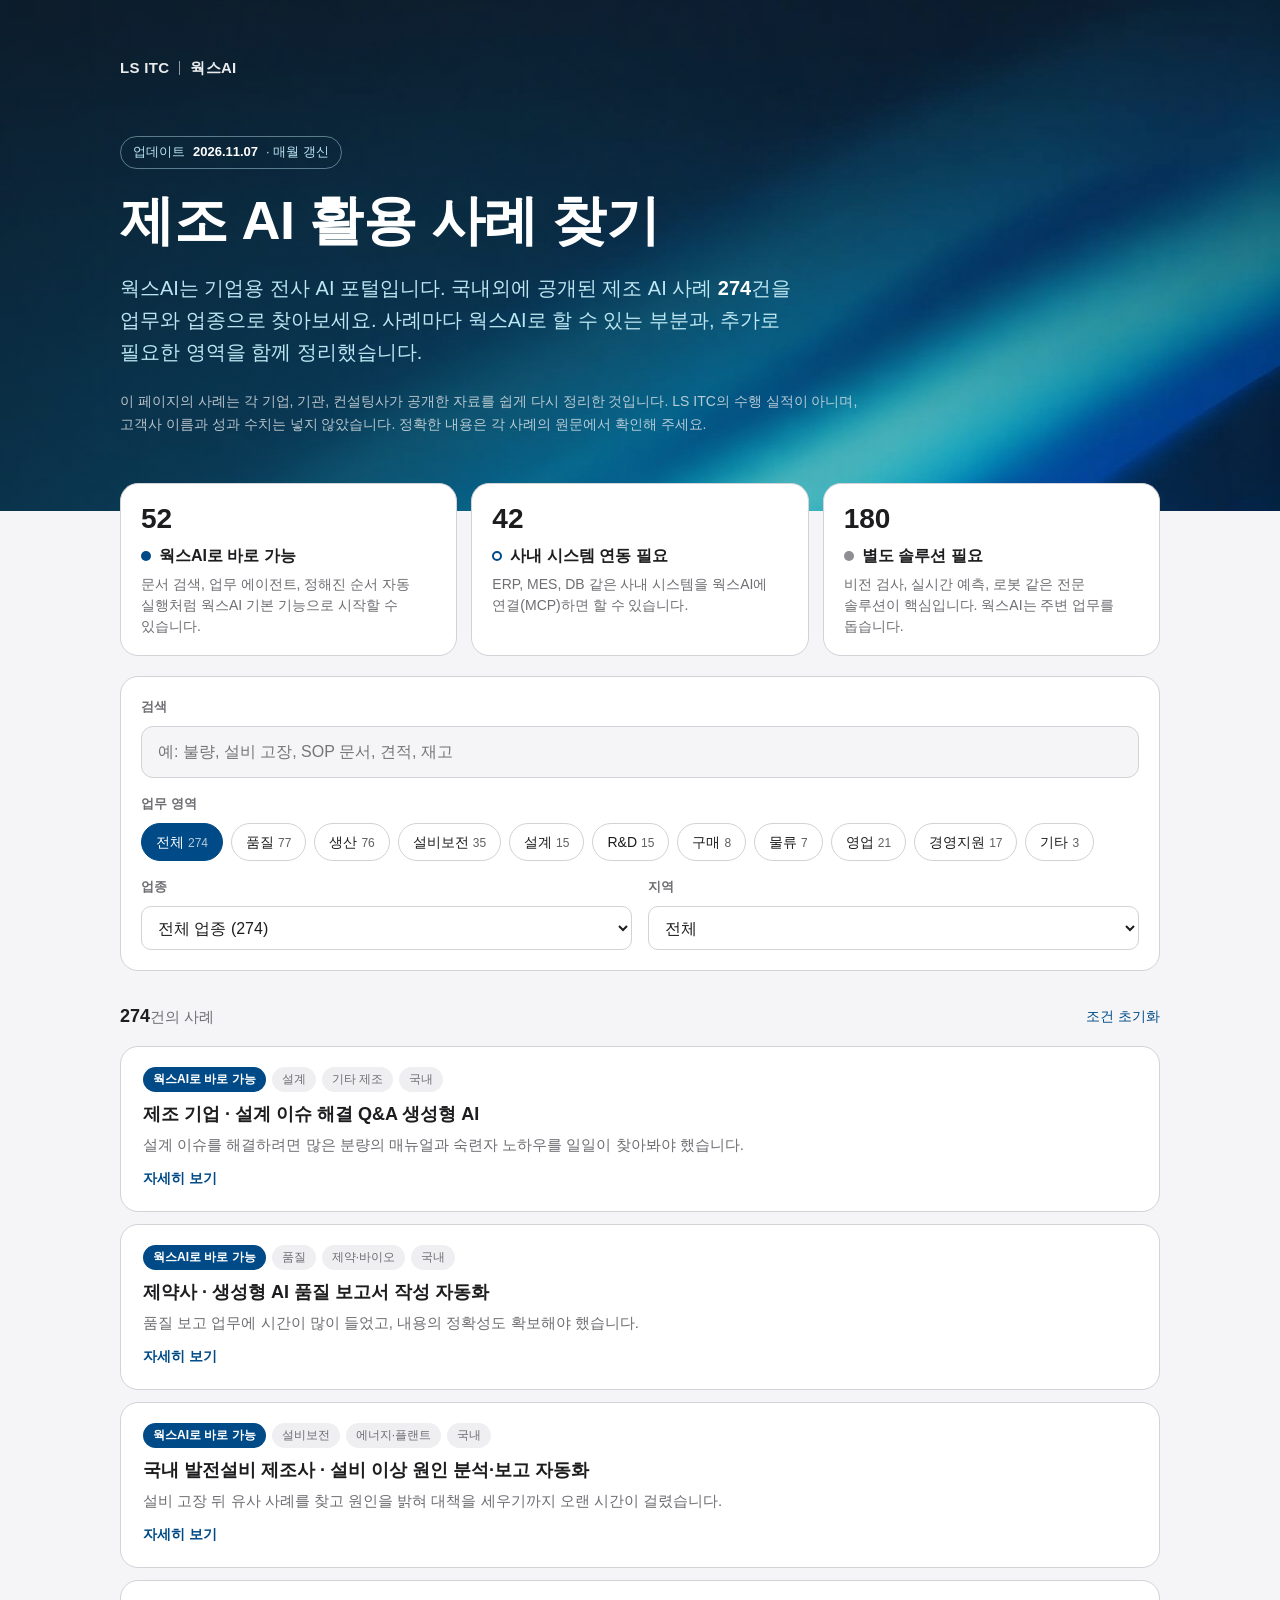
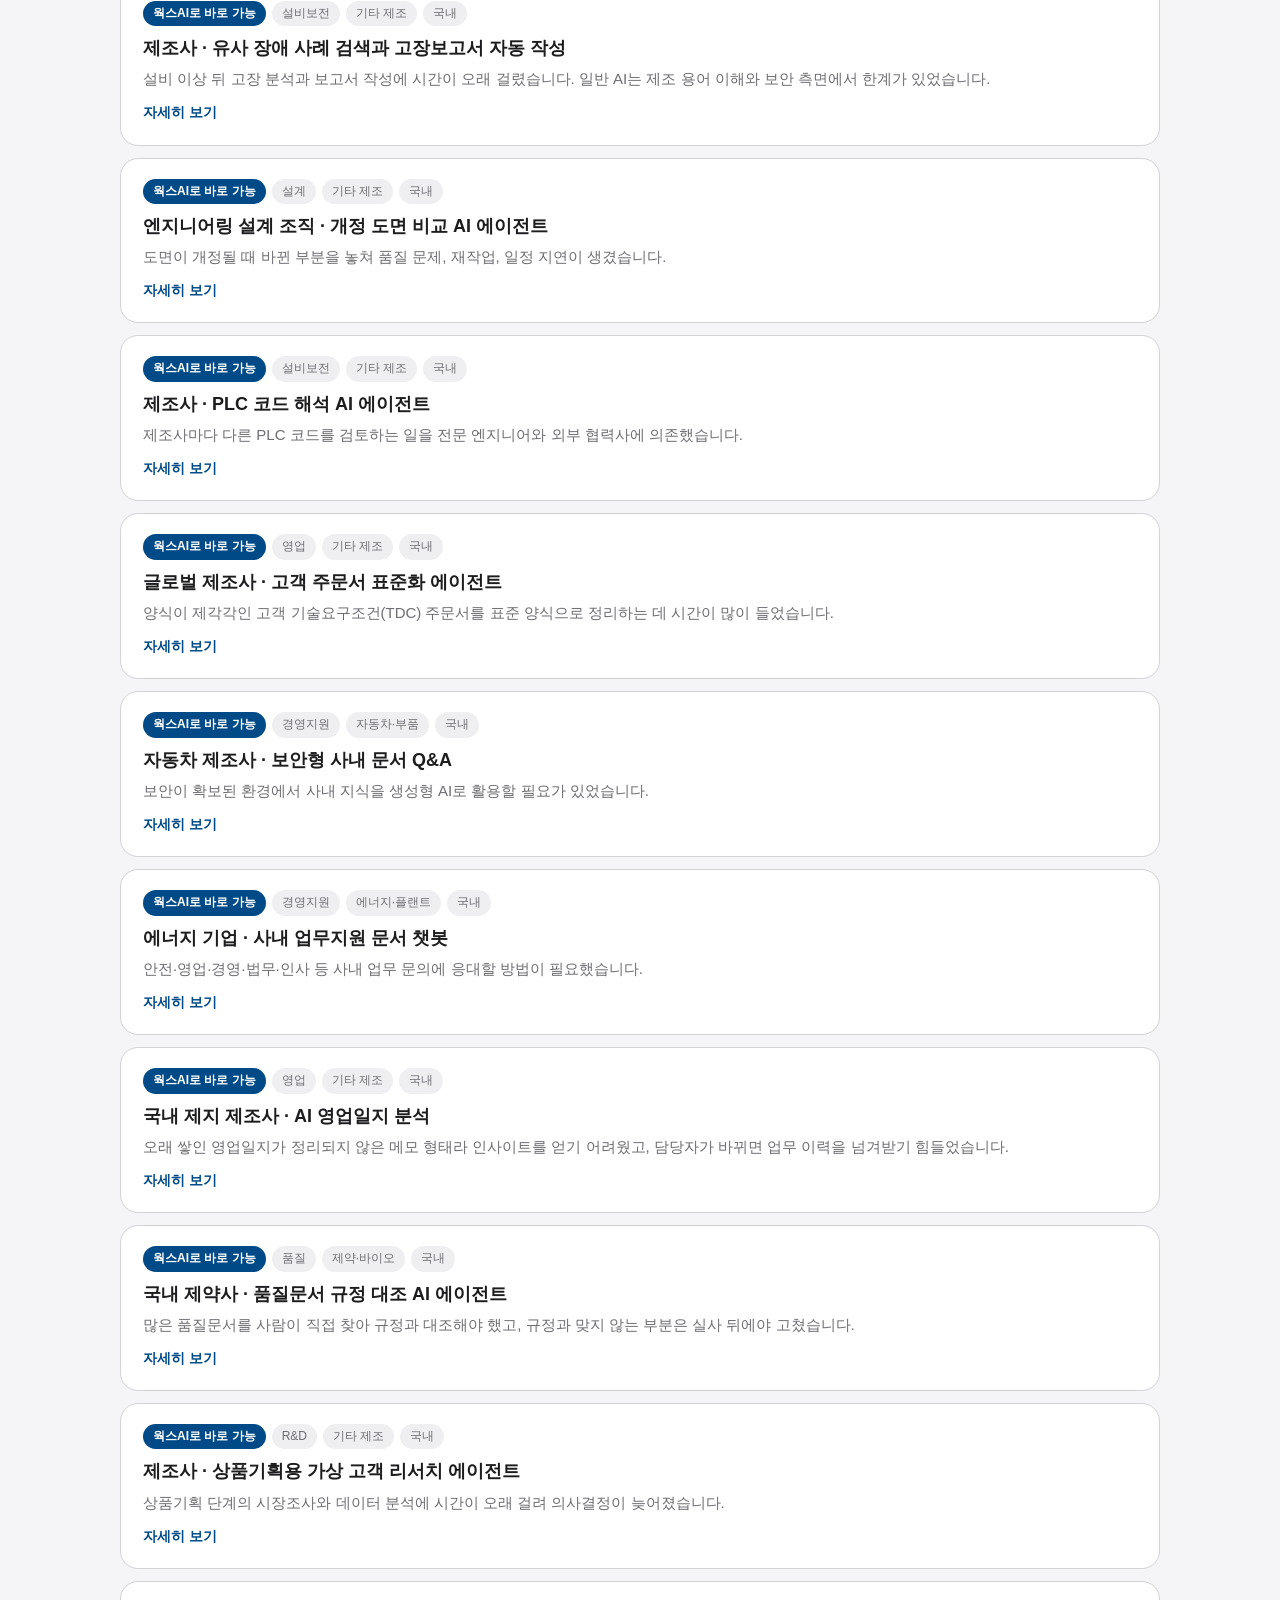
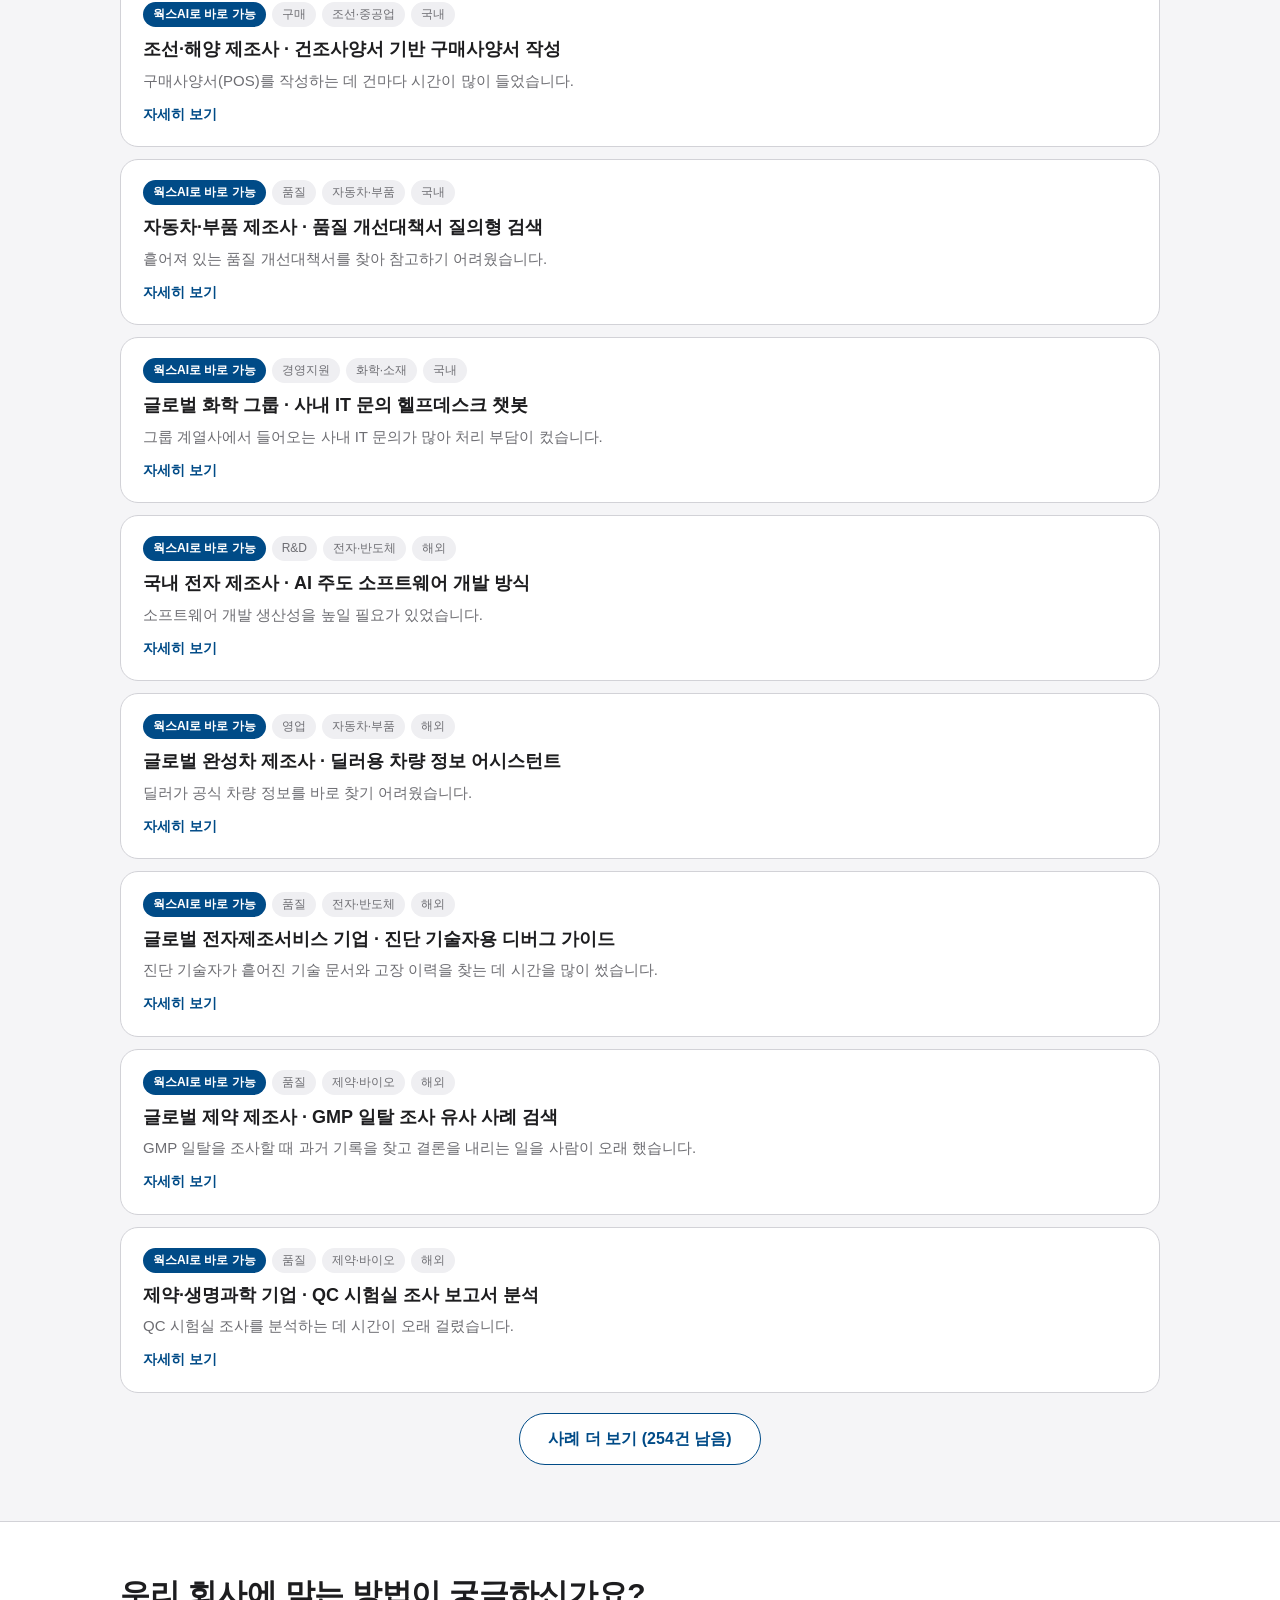
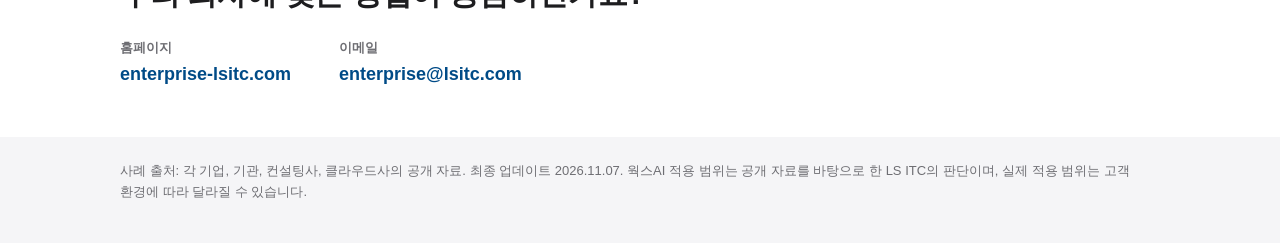
<file: docs/cases/index.html>
<!doctype html>
<html lang="ko">
<head>
<meta charset="utf-8">
<meta name="viewport" content="width=device-width, initial-scale=1">
<title>제조 AI 활용 사례 찾기 | LS ITC 웍스AI</title>
<meta name="robots" content="noindex">
<meta name="description" content="공개된 제조 AI 사례를 업무와 업종으로 찾아보고, 웍스AI로 할 수 있는 부분과 추가로 필요한 영역을 확인합니다.">
<style>
:root{
  --navy:#16264F; --action:#004B87; --accent:#C8102E;
  --bg:#F5F5F7; --surface:#FFFFFF; --ink:#1D1D1F; --ink2:#6E6E73; --line:#D2D2D7;
  --soft:#E8EEF6; --soft2:#EFEFF2;
  --radius:18px;
}
*{box-sizing:border-box}
html{-webkit-text-size-adjust:100%}
body{margin:0;background:var(--bg);color:var(--ink);
  font-family:-apple-system,BlinkMacSystemFont,"Apple SD Gothic Neo","Malgun Gothic","Noto Sans KR","Segoe UI",sans-serif;
  font-size:16px;line-height:1.6;word-break:keep-all;overflow-wrap:break-word}
a{color:var(--action)}
button,input,select{font:inherit;color:inherit}
.wrap{max-width:1080px;margin:0 auto;padding:0 20px}

/* hero */
.hero{background:linear-gradient(90deg,rgba(13,27,42,.55) 0%,rgba(13,27,42,.15) 60%,rgba(13,27,42,0) 100%),#0D1B2A url("[data-uri]") center/cover no-repeat;color:#fff;padding:56px 0 76px}
.lockup{display:flex;align-items:center;gap:10px;margin:0 0 56px;font-size:15px;font-weight:700;color:#E9EBEC;letter-spacing:.3px}
.lockup .sep{width:1px;height:14px;background:#E9EBEC;opacity:.6}
.updated{display:inline-flex;align-items:center;gap:8px;margin:0 0 18px;padding:5px 12px;border:1px solid rgba(187,230,242,.45);border-radius:999px;font-size:13px;color:#BBE6F2}
.updated b{color:#fff;font-weight:600}
.hero h1{margin:0 0 18px;font-size:clamp(32px,5.2vw,54px);line-height:1.25;letter-spacing:-.5px;font-weight:700}
.hero .lede{margin:0;max-width:720px;font-size:clamp(16px,2.2vw,20px);color:#BBE6F2}
.hero .lede b{color:#fff}
.notice{margin:22px 0 0;max-width:760px;font-size:14px;color:rgba(233,235,236,.78)}

/* fit tiles */
.tiles{display:grid;grid-template-columns:repeat(3,1fr);gap:14px;margin:-28px 0 0}
.tile{display:flex;flex-direction:column;justify-content:flex-start;align-items:flex-start;background:var(--surface);border:1px solid var(--line);border-radius:var(--radius);padding:20px 20px 18px;text-align:left;cursor:pointer;
  transition:border-color .15s,box-shadow .15s}
.tile:hover{border-color:var(--action)}
.tile[aria-pressed="true"]{border-color:var(--action);box-shadow:0 0 0 2px var(--action) inset}
.tile .cnt{display:block;font-size:28px;font-weight:700;line-height:1.1}
.tile .nm{display:flex;align-items:center;gap:8px;margin:8px 0 6px;font-weight:700}
.tile .ds{display:block;font-size:14px;color:var(--ink2);line-height:1.5}
.dot{width:10px;height:10px;border-radius:50%;flex:none}
.dot.f1{background:var(--action)} .dot.f2{background:#fff;border:2px solid var(--action)} .dot.f3{background:#8E8E93}

/* controls */
.controls{background:var(--surface);border:1px solid var(--line);border-radius:var(--radius);padding:20px;margin:20px 0 0}
.search{position:relative}
.search input{width:100%;height:52px;border:1px solid var(--line);border-radius:12px;padding:0 16px;background:var(--bg);font-size:16px}
.search input:focus{outline:2px solid var(--action);outline-offset:1px;background:#fff}
.group{margin-top:16px}
.glabel{display:block;margin-bottom:8px;font-size:13px;font-weight:700;color:var(--ink2)}
.chips{display:flex;flex-wrap:wrap;gap:8px}
.chip{border:1px solid var(--line);background:#fff;border-radius:999px;padding:7px 14px;font-size:14px;cursor:pointer;white-space:nowrap}
.chip:hover{border-color:var(--action)}
.chip[aria-pressed="true"]{background:var(--action);border-color:var(--action);color:#fff}
.chip .n{margin-left:4px;font-size:12px;opacity:.7}
.row2{display:flex;flex-wrap:wrap;gap:16px;margin-top:16px}
.row2 .group{margin-top:0;flex:1;min-width:200px}
select{width:100%;height:44px;border:1px solid var(--line);border-radius:10px;padding:0 12px;background:#fff}

.bar{display:flex;align-items:center;justify-content:space-between;gap:12px;margin:28px 0 12px}
.bar .count{font-size:15px;color:var(--ink2)}
.bar .count b{color:var(--ink);font-size:18px}
.reset{border:0;background:none;color:var(--action);cursor:pointer;font-size:14px;padding:6px 0}

/* cards */
.list{display:grid;gap:12px}
.card{background:var(--surface);border:1px solid var(--line);border-radius:var(--radius);overflow:hidden}
.card-head{display:block;width:100%;text-align:left;background:none;border:0;padding:20px 22px;cursor:pointer}
.card-head:hover .ttl{color:var(--action)}
.meta{display:flex;flex-wrap:wrap;gap:6px;margin-bottom:10px}
.tag{font-size:12px;padding:3px 10px;border-radius:999px;background:var(--soft2);color:var(--ink2)}
.fit{font-size:12px;font-weight:700;padding:3px 10px;border-radius:999px}
.fit.f1{background:var(--action);color:#fff}
.fit.f2{background:var(--soft);color:var(--action);box-shadow:0 0 0 1px var(--action) inset}
.fit.f3{background:#E5E5EA;color:#3A3A3C}
.ttl{margin:0;font-size:18px;font-weight:700;line-height:1.4;transition:color .15s}
.sum{margin:6px 0 0;font-size:15px;color:var(--ink2)}
.more{display:inline-block;margin-top:10px;font-size:14px;color:var(--action);font-weight:600}
.card-body{display:none;padding:0 22px 22px}
.card.open .card-body{display:block}
.card.open .more{display:none}
.sec{padding:16px 0;border-top:1px solid var(--soft2)}
.sec h3{margin:0 0 6px;font-size:14px;color:var(--ink2);font-weight:700}
.sec p{margin:0}
.duo{display:grid;grid-template-columns:1fr 1fr;gap:12px;margin-top:4px}
.box{border-radius:14px;padding:16px 18px}
.box h3{margin:0 0 6px;font-size:14px;font-weight:700}
.box p{margin:0;font-size:15px}
.box.can{background:var(--soft)} .box.can h3{color:var(--action)}
.box.extra{background:var(--soft2)} .box.extra h3{color:#3A3A3C}
.src{display:flex;flex-wrap:wrap;align-items:center;justify-content:space-between;gap:10px;margin-top:16px;font-size:14px;color:var(--ink2)}
.src a{font-weight:600;text-decoration:none}
.src a:hover{text-decoration:underline}
.close{border:0;background:none;color:var(--ink2);cursor:pointer;font-size:14px;padding:4px 0}

.loadmore{display:block;margin:20px auto 0;border:1px solid var(--action);background:#fff;color:var(--action);border-radius:999px;padding:12px 28px;font-weight:600;cursor:pointer}
.loadmore:hover{background:var(--action);color:#fff}
.empty{background:var(--surface);border:1px dashed var(--line);border-radius:var(--radius);padding:40px 20px;text-align:center;color:var(--ink2)}

/* cta */
.cta{background:var(--surface);border-top:1px solid var(--line);margin-top:56px;padding:48px 0}
.cta h2{margin:0;font-size:clamp(22px,3.4vw,30px);letter-spacing:-.3px}
.cta p{margin:0 0 20px;color:var(--ink2);max-width:680px}
.contact{display:flex;flex-wrap:wrap;gap:12px 48px;margin:20px 0 0}
.contact div{display:flex;flex-direction:column;gap:2px}
.contact dt{font-size:13px;font-weight:700;color:var(--ink2)}
.contact dd{margin:0;font-size:18px;font-weight:600}
.contact a{text-decoration:none}
.contact a:hover{text-decoration:underline}
footer{padding:24px 0 40px;font-size:13px;color:var(--ink2)}

@media (max-width:720px){
  .hero{padding:36px 0 60px;background:linear-gradient(180deg,rgba(13,27,42,.2) 0%,rgba(13,27,42,.55) 100%),#0D1B2A url("[data-uri]") 30% center/cover no-repeat}
  .lockup{margin-bottom:36px}
  .tiles{grid-template-columns:1fr;gap:10px}
  .tile{padding:16px}
  .tile{display:block}
  .tile .cnt{font-size:22px;display:inline;margin-right:6px}
  .tile .nm{display:inline-flex;margin:0}
  .tile .ds{margin-top:6px}
  .controls{padding:16px}
  .chips.scroll{flex-wrap:nowrap;overflow-x:auto;padding-bottom:4px;-webkit-overflow-scrolling:touch}
  .duo{grid-template-columns:1fr}
  .card-head{padding:18px}
  .card-body{padding:0 18px 18px}
  .wrap{padding:0 16px}
}
</style>
</head>
<body>

<header class="hero">
  <div class="wrap">
    <p class="lockup">LS ITC<span class="sep"></span>웍스AI</p>
    <p class="updated">업데이트 <b>2026.11.07</b> · 매월 갱신</p>
    <h1>제조 AI 활용 사례 찾기</h1>
    <p class="lede">웍스AI는 기업용 전사 AI 포털입니다. 국내외에 공개된 제조 AI 사례 <b id="totalN"></b>건을 업무와 업종으로 찾아보세요. 사례마다 웍스AI로 할 수 있는 부분과, 추가로 필요한 영역을 함께 정리했습니다.</p>
    <p class="notice">이 페이지의 사례는 각 기업, 기관, 컨설팅사가 공개한 자료를 쉽게 다시 정리한 것입니다. LS ITC의 수행 실적이 아니며, 고객사 이름과 성과 수치는 넣지 않았습니다. 정확한 내용은 각 사례의 원문에서 확인해 주세요.</p>
  </div>
</header>

<main class="wrap">
  <div class="tiles" id="tiles"></div>

  <section class="controls" aria-label="사례 검색과 필터">
    <div class="search">
      <label for="q" class="glabel">검색</label>
      <input id="q" type="search" placeholder="예: 불량, 설비 고장, SOP 문서, 견적, 재고" autocomplete="off">
    </div>
    <div class="group">
      <span class="glabel">업무 영역</span>
      <div class="chips scroll" id="areaChips" role="group" aria-label="업무 영역"></div>
    </div>
    <div class="row2">
      <div class="group">
        <label class="glabel" for="ind">업종</label>
        <select id="ind"></select>
      </div>
      <div class="group">
        <label class="glabel" for="reg">지역</label>
        <select id="reg">
          <option value="">전체</option>
          <option value="국내">국내 사례</option>
          <option value="글로벌">해외 사례</option>
        </select>
      </div>
    </div>
  </section>

  <div class="bar">
    <div class="count" aria-live="polite"><b id="shownN">0</b>건의 사례</div>
    <button class="reset" id="reset" type="button">조건 초기화</button>
  </div>

  <div class="list" id="list"></div>
  <button class="loadmore" id="loadmore" type="button">사례 더 보기</button>
</main>

<section class="cta">
  <div class="wrap">
    <h2>우리 회사에 맞는 방법이 궁금하신가요?</h2>
    <dl class="contact">
      <div><dt>홈페이지</dt><dd><a href="https://enterprise-lsitc.com" target="_blank" rel="noopener">enterprise-lsitc.com</a></dd></div>
      <div><dt>이메일</dt><dd><a href="mailto:enterprise@lsitc.com">enterprise@lsitc.com</a></dd></div>
    </dl>
  </div>
</section>

<footer>
  <div class="wrap">
    사례 출처: 각 기업, 기관, 컨설팅사, 클라우드사의 공개 자료. 최종 업데이트 2026.11.07. 웍스AI 적용 범위는 공개 자료를 바탕으로 한 LS ITC의 판단이며, 실제 적용 범위는 고객 환경에 따라 달라질 수 있습니다.
  </div>
</footer>

<script>
const CASES = [{"No":1,"t":"국내 식품 제조사 · 열처리 공정 제품 온도 예측","g":"식품·음료","a":"생산","p":"식품 열처리(멸균) 공정에서 제품 중심부 온도를 직접 알기 어려워 열처리 시간을 넉넉하게 잡아야 했습니다.","h":"온도계와 압력계 값을 설비 제어장치(PLC)에서 자동으로 모으고, 이 데이터로 제품 중심부 온도를 예측하는 AI 모델을 만들어 열처리 시간을 줄였습니다.","c":"예측 결과 보고서 작성과 작업표준 문서 검색은 사내 문서 검색(지식베이스)과 업무 에이전트로 지원할 수 있습니다.","e":"설비 센서 데이터를 실시간으로 모으는 수집 장치와 온도 예측 모델이 별도로 필요합니다.","f":"별도 솔루션 필요","k":"열처리, 멸균, 온도 예측, 식품 공정, 설비 데이터","r":"국내","s":"공공","u":"https://www.kamp-ai.kr/usecaseList"},{"No":2,"t":"국내 자동차 부품 사출사 · 성형 조건 기반 불량 예측","g":"자동차·부품","a":"생산","p":"차량용 도어핸들을 사출할 때 성형 조건에 따라 불량이 생기지만 원인을 파악하기 어려웠습니다.","h":"사출기 제어장치(PLC)의 사출 조건과 생산 데이터를 실시간으로 모아 저장하고, 머신러닝 예측 모델로 불량 원인을 분석하고 불량을 예측했습니다.","c":"분석 결과 보고서 작성과 사출 작업표준 문서 검색은 사내 문서 검색(지식베이스)과 업무 에이전트로 지원할 수 있습니다.","e":"사출 설비 데이터를 실시간으로 모으는 수집 장치와 불량 예측 모델이 별도로 필요합니다.","f":"별도 솔루션 필요","k":"사출성형, 불량 예측, 성형 조건, 도어핸들, 공정 데이터","r":"국내","s":"공공","u":"https://www.kamp-ai.kr/usecaseList"},{"No":3,"t":"국내 가전 부품 제조사 · 냉장고 도어 비전검사와 원인 분석","g":"전자·반도체","a":"생산","p":"냉장고 도어 가조립과 발포 공정에서 생기는 불량을 찾고 그 원인을 파악하기 어려웠습니다.","h":"도어 이미지와 발포 공정 데이터를 매 생산마다 DB에 모으고, 이미지 분류 딥러닝 모델(CNN)로 틈새 불량을 찾은 뒤 원인 분석 알고리즘을 적용했습니다.","c":"검사 결과 보고서 작성과 작업표준 문서 검색은 사내 문서 검색(지식베이스)과 업무 에이전트로 지원할 수 있습니다.","e":"카메라 영상으로 불량을 판정하는 비전 AI 모델과 설비 데이터 수집 체계가 별도로 필요합니다.","f":"별도 솔루션 필요","k":"비전검사, 냉장고 도어, 발포 공정, 불량 원인, 이미지 분류","r":"국내","s":"공공","u":"https://www.kamp-ai.kr/usecaseList"},{"No":4,"t":"국내 자동차 부품 제조사 · 이종품 혼입 비전검사","g":"자동차·부품","a":"생산","p":"자동차 부품 조립 공정에서 모양이 비슷한 다른 부품이 섞여 들어가는 불량을 막아야 했습니다.","h":"정밀가공품 스플라인 부위 이미지에 라벨을 붙여 학습시키고, 딥러닝 비전 모델(YOLO 등)로 새 이미지를 분류해 이종품을 찾아냈습니다.","c":"검사 결과 보고서 작성과 작업표준 문서 검색은 사내 문서 검색(지식베이스)과 업무 에이전트로 지원할 수 있습니다.","e":"카메라 영상으로 이종품을 판정하는 비전 AI 모델과 설비 연동이 별도로 필요합니다.","f":"별도 솔루션 필요","k":"비전검사, 이종 혼입, 조립 공정, 자동차 부품, 이미지 분류","r":"국내","s":"공공","u":"https://www.kamp-ai.kr/usecaseList"},{"No":5,"t":"국내 도금 업체 · 도금조 가열 스케줄링과 보일러 오류 예측","g":"철강·금속","a":"생산","p":"도금조 가열 시간을 맞추고 에너지를 아끼는 일과 스팀보일러 작동 오류를 미리 아는 일이 어려웠습니다.","h":"도금조와 스팀보일러 데이터를 설비 제어장치(PLC)로 자동 수집하고, 예측 모델로 가열 시간을 예측해 스케줄을 짜고 보일러 오류 발생을 예측했습니다.","c":"운영 결과 보고서 작성과 설비 운영 기준 문서 검색은 사내 문서 검색(지식베이스)과 업무 에이전트로 지원할 수 있습니다.","e":"설비 데이터 실시간 수집 장치와 가열 시간 예측·스케줄링 모델이 별도로 필요합니다.","f":"별도 솔루션 필요","k":"도금, 가열 스케줄링, 스팀보일러, 에너지 절감, 오류 예측","r":"국내","s":"공공","u":"https://www.kamp-ai.kr/usecaseList"},{"No":6,"t":"국내 아연도금 업체 · 도막 두께 최적 조건 관리","g":"철강·금속","a":"생산","p":"용융아연도금에서 도막 두께를 일정하게 맞추기 위한 공정 조건을 관리하기 어려웠습니다.","h":"산세 공정 주요 변수를 실시간으로 모으고 도막 두께 측정값을 MES에 올린 뒤, 다중 회귀 분석으로 변수와 도막 두께의 관계를 분석했습니다.","c":"분석 결과 보고서 작성과 작업표준 문서 검색은 사내 문서 검색(지식베이스)과 업무 에이전트로 지원할 수 있습니다.","e":"공정 변수 실시간 수집 장치와 도막 두께 예측 모델이 별도로 필요합니다.","f":"별도 솔루션 필요","k":"용융아연도금, 도막 두께, 산세 공정, 최적 조건, 회귀 분석","r":"국내","s":"공공","u":"https://www.kamp-ai.kr/usecaseList"},{"No":7,"t":"국내 반도체 제조사 · 웨이퍼 불량 맵 분류와 추세 예측","g":"전자·반도체","a":"생산","p":"웨이퍼 테스트 공정에서 쏟아지는 측정 데이터로 불량 유형과 장기 추세를 파악하기 어려웠습니다.","h":"테스트 장비 측정값을 자동으로 올려 웨이퍼 맵으로 바꾸고, AI로 불량 유형을 분석해 측정 항목별 분석 리포트를 만들었습니다.","c":"분석 리포트 정리와 공정 기준 문서 검색은 사내 문서 검색(지식베이스)과 업무 에이전트로 지원할 수 있습니다.","e":"테스트 장비 데이터 수집 체계와 웨이퍼 맵 불량 분류 모델이 별도로 필요합니다.","f":"별도 솔루션 필요","k":"웨이퍼, 불량 맵, EDS 테스트, 불량 유형, 추세 예측","r":"국내","s":"공공","u":"https://www.kamp-ai.kr/usecaseList"},{"No":8,"t":"국내 제조사 · 분체도장 운영 표준화와 피막 두께 예측","g":"기타 제조","a":"생산","p":"분체도장 설비 운영 조건이 표준화되지 않았고, 피막 두께 불량을 미리 알기 어려웠습니다.","h":"설비 제어장치(PLC)와 센서 데이터를 모아 도장 파라미터 간 상관관계를 분석해 운영 표준을 만들고, 품목·색상별 피막 두께를 예측했습니다.","c":"운영 표준 문서 정리와 검색, 분석 결과 보고서 작성은 사내 문서 검색(지식베이스)과 업무 에이전트로 지원할 수 있습니다.","e":"도장 설비 데이터 수집 장치와 피막 두께 예측 모델이 별도로 필요합니다.","f":"별도 솔루션 필요","k":"분체도장, 피막 두께, 운영 표준화, 불량 예측, 설비 데이터","r":"국내","s":"공공","u":"https://www.kamp-ai.kr/usecaseList"},{"No":9,"t":"국내 강판 도장 업체 · 원소재 색상 기반 도장 조건 분석","g":"철강·금속","a":"생산","p":"원소재 색상에 따라 도장 조건을 어떻게 맞춰야 원하는 완제품 색이 나오는지 알기 어려웠습니다.","h":"원소재와 완제품 색 좌표값, 도장 설비 데이터(분사량, 정전기량, 컨베이어 속도 등)를 모아 서로의 관계를 분석했습니다.","c":"분석 결과 보고서 작성과 도장 작업표준 문서 검색은 사내 문서 검색(지식베이스)과 업무 에이전트로 지원할 수 있습니다.","e":"도장 설비 데이터 수집 장치와 색상·도장 조건 예측 모델이 별도로 필요합니다.","f":"별도 솔루션 필요","k":"강판 도장, 색 좌표, 도장 조건, 상관 분석, 품질","r":"국내","s":"공공","u":"https://www.kamp-ai.kr/usecaseList"},{"No":10,"t":"국내 열처리 업체 · 고주파 열처리 작업조건 아카이브","g":"철강·금속","a":"생산","p":"품목별 고주파 열처리 작업조건이 체계적으로 쌓이지 않아 최적 조건을 찾기 어려웠습니다.","h":"작업조건을 DB에 디지털 아카이브로 쌓고 머신비전 검사 결과와 맞춰 최적 작업조건을 계산했습니다. 설비 상태 화면으로 외부 영향 요인도 분석할 수 있게 했습니다.","c":"품목별 작업조건 아카이브 조회는 사내 시스템 연동(MCP)으로 DB를 연결한 업무 에이전트로 할 수 있습니다.","e":"머신비전 검사와 최적 작업조건 계산 모델이 별도로 필요합니다.","f":"별도 솔루션 필요","k":"고주파 열처리, 작업조건, 아카이브, 머신비전, 최적 조건","r":"국내","s":"공공","u":"https://www.kamp-ai.kr/usecaseList"},{"No":11,"t":"국내 기계부품 제조사 · 원료 수분 기반 투입 시점 예측","g":"기계·장비","a":"생산","p":"배합 원료의 수분이 기준에 도달하는 시점을 알기 어려워 공정 투입과 납품 일정을 잡기 어려웠습니다.","h":"무선 온습도 센서로 원료 습도를 실시간 수집해 기준 수분율 도달 시점을 예측하고, 후공정 소요 기간을 더해 예상 납품 일정을 계산했습니다.","c":"예측 결과 보고서 작성과 배합 작업표준 문서 검색은 사내 문서 검색(지식베이스)과 업무 에이전트로 지원할 수 있습니다.","e":"온습도 센서 데이터 수집 장치와 수분 도달 시점 예측 모델이 별도로 필요합니다.","f":"별도 솔루션 필요","k":"수분 함량, 원료 배합, 투입 시점, 납기 예측, IoT 센서","r":"국내","s":"공공","u":"https://www.kamp-ai.kr/usecaseList"},{"No":12,"t":"국내 금속 압출 업체 · 압출 생산 조건 최적화와 불량 분석","g":"철강·금속","a":"생산","p":"압출 공정의 온도, 전력, 압력, 속도 조건과 불량의 관계를 파악하기 어려웠습니다.","h":"설비 제어장치(PLC)와 센서 데이터를 모아 생산 조건의 원인을 분석해 최적화하고, 인장력과 연신율의 관계를 분석해 불량을 살폈습니다.","c":"분석 결과 보고서 작성과 압출 작업표준 문서 검색은 사내 문서 검색(지식베이스)과 업무 에이전트로 지원할 수 있습니다.","e":"압출 설비 데이터 수집 장치와 생산 조건 최적화 모델이 별도로 필요합니다.","f":"별도 솔루션 필요","k":"압출, 생산 조건, 최적화, 불량 분석, 인장력","r":"국내","s":"공공","u":"https://www.kamp-ai.kr/usecaseList"},{"No":13,"t":"국내 분말야금 부품사 · 치수 맞춤 공정 조건 추론","g":"철강·금속","a":"생산","p":"분말야금 제품이 원하는 치수로 나오도록 장비와 환경 조건을 맞추기 어려웠습니다.","h":"소결 전후 3차원 측정으로 제품 크기를 재고 소재, 프레스 조건, 공장 환경 데이터를 함께 모아, 인공신경망 회귀 모델로 필요한 조건을 추론해 공정에 반영했습니다.","c":"분석 결과 보고서 작성과 공정 기준 문서 검색은 사내 문서 검색(지식베이스)과 업무 에이전트로 지원할 수 있습니다.","e":"측정·설비 데이터 수집 체계와 공정 조건 추론 모델이 별도로 필요합니다.","f":"별도 솔루션 필요","k":"분말야금, 소결, 치수 관리, 공정 조건, 회귀 모델","r":"국내","s":"공공","u":"https://www.kamp-ai.kr/usecaseList"},{"No":14,"t":"국내 식품 제조사 · 반죽 배합 지능화와 포장 검사 자동화","g":"식품·음료","a":"생산","p":"반죽 배합 불량의 원인을 찾기 어려웠고, 포장 상태 검사도 사람이 직접 해야 했습니다.","h":"양품과 불량품의 배합 원인을 분석해 최적 레시피를 찾고, 실시간 데이터로 점도를 예측했습니다. 포장 이미지는 객체 인식 비전 AI로 자동 검사했습니다.","c":"레시피·작업표준 문서 검색과 분석 결과 보고서 작성은 사내 문서 검색(지식베이스)과 업무 에이전트로 지원할 수 있습니다.","e":"포장 이미지를 판정하는 비전 AI 모델과 설비 데이터 기반 점도 예측 모델이 별도로 필요합니다.","f":"별도 솔루션 필요","k":"반죽 배합, 레시피, 점도 예측, 포장 검사, 비전 AI","r":"국내","s":"공공","u":"https://www.kamp-ai.kr/usecaseList"},{"No":15,"t":"국내 강관 제조사 · 대구경 강관 벤딩 공정 데이터 분석","g":"철강·금속","a":"생산","p":"대구경 강관 프레스 벤딩 공정의 데이터를 분석해 공정을 개선하려 했습니다.","h":"CSV, MES, 설비 통신 데이터를 모아 예측·최적화 모델을 적용했습니다. 세부 구성은 공개 자료에서 확인되지 않습니다.","c":"분석 결과 보고서 작성과 작업표준 문서 검색은 사내 문서 검색(지식베이스)과 업무 에이전트로 지원할 수 있습니다.","e":"공정 데이터 수집 체계와 예측·최적화 모델이 별도로 필요합니다.","f":"별도 솔루션 필요","k":"강관, 프레스 벤딩, 공정 데이터, 예측, 최적화","r":"국내","s":"공공","u":"https://www.kamp-ai.kr/usecaseList"},{"No":16,"t":"국내 화학 제조사 · 공장 데이터 기반 불량·생산 조건 분석","g":"화학·소재","a":"생산","p":"화학제품 생산에서 불량을 미리 알고 생산 조건을 최적으로 운영하기 어려웠습니다.","h":"설비 데이터, 이미지, 열화상 카메라 데이터를 모아 불량 현상과 원인을 분석·예측하고, 생산 조건(레시피)을 분석해 공정 운영을 최적화했습니다.","c":"분석 결과 보고서 작성과 생산 기준 문서 검색은 사내 문서 검색(지식베이스)과 업무 에이전트로 지원할 수 있습니다.","e":"열화상 카메라 영상 분석 모델과 설비 데이터 기반 불량 예측 모델이 별도로 필요합니다.","f":"별도 솔루션 필요","k":"화학 공정, 불량 분석, 레시피, 열화상, 공정 최적화","r":"국내","s":"공공","u":"https://www.kamp-ai.kr/usecaseList"},{"No":17,"t":"국내 자동차 내장재 제조사 · 도어트림 융착 이미지 판정","g":"자동차·부품","a":"생산","p":"도어트림 융착 공정의 검사 이미지를 사람이 일일이 판정해야 했습니다.","h":"검사 카메라 이미지에서 융착 부위를 자동으로 잘라내는 영상 처리 기법(Hough 변환)을 쓰고, 이 이미지로 융착 상태를 판정했습니다.","c":"검사 결과 보고서 작성과 작업표준 문서 검색은 사내 문서 검색(지식베이스)과 업무 에이전트로 지원할 수 있습니다.","e":"카메라 영상으로 융착 상태를 판정하는 비전 AI 모델과 설비 연동이 별도로 필요합니다.","f":"별도 솔루션 필요","k":"도어트림, 융착, 비전검사, 이미지 판정, 자동차 내장재","r":"국내","s":"공공","u":"https://www.kamp-ai.kr/usecaseList"},{"No":18,"t":"국내 자동차 부품 사출사 · 불량·성형 조건·생산성 분석","g":"자동차·부품","a":"생산","p":"여러 사출 라인과 제품에서 불량을 미리 알고, 성형 조건과 에너지를 최적으로 운영하기 어려웠습니다.","h":"설비 제어장치(PLC) 데이터를 모아 불량 현상과 원인을 분석·예측하고, 성형 조건을 분석해 사이클 타임과 에너지를 최적화했습니다. 생산성 분석도 함께 진행했습니다.","c":"분석 결과 보고서 작성과 사출 작업표준 문서 검색은 사내 문서 검색(지식베이스)과 업무 에이전트로 지원할 수 있습니다.","e":"사출 설비 데이터 수집 장치와 불량 예측·성형 조건 최적화 모델이 별도로 필요합니다.","f":"별도 솔루션 필요","k":"사출, 불량 예측, 성형 조건, 사이클 타임, 에너지","r":"국내","s":"공공","u":"https://www.kamp-ai.kr/usecaseList"},{"No":19,"t":"국내 정밀화학 제조사 · 불량·생산 조건·설비 이상 분석","g":"화학·소재","a":"생산","p":"정밀화학 공정에서 불량을 미리 알고 생산 조건과 설비 상태를 관리하기 어려웠습니다.","h":"설비 제어장치(PLC)와 센서 데이터를 모아 불량 예측과 원인 분석, 생산 조건 최적화, 설비 이상 분석을 했습니다.","c":"분석 결과 보고서 작성과 공정 기준 문서 검색은 사내 문서 검색(지식베이스)과 업무 에이전트로 지원할 수 있습니다.","e":"센서 데이터 수집 장치와 불량 예측·설비 이상 감지 모델이 별도로 필요합니다.","f":"별도 솔루션 필요","k":"정밀화학, 불량 예측, 생산 조건, 설비 이상, 공정 데이터","r":"국내","s":"공공","u":"https://www.kamp-ai.kr/usecaseList"},{"No":20,"t":"국내 제약 업종 제조사 · 고속포장설비 이상 상태 감지","g":"제약·바이오","a":"설비보전","p":"충진, 실링, 포장을 하는 고속포장설비의 이상 상태를 미리 알기 어려웠습니다.","h":"무선 진동센서로 설비 진동 데이터를 모으고, 정상 데이터와 여러 비정상 데이터를 확보해 이상 상태를 구분하도록 분석했습니다.","c":"설비 점검 보고서 작성과 설비 매뉴얼·정비 기준 문서 검색은 사내 문서 검색(지식베이스)과 업무 에이전트로 지원할 수 있습니다.","e":"진동 센서 데이터 수집 장치와 이상 감지 모델이 별도로 필요합니다.","f":"별도 솔루션 필요","k":"포장설비, 진동 센서, 이상 감지, 설비보전, 제약","r":"국내","s":"공공","u":"https://www.kamp-ai.kr/usecaseList"},{"No":21,"t":"국내 PCB 제조사 · ICT 검사 이상 탐지와 원인 핀 분석","g":"전자·반도체","a":"설비보전","p":"PCB 회로 검사(ICT) 공정에서 검사 통과율을 높이려면 이상 원인을 정확히 짚어야 했습니다.","h":"매 검사 결과를 DB에 모아 정제한 뒤, 이상 정도를 점수로 내는 1차 모델과 검사 결과와 핀별 영향도를 보여주는 2차 모델로 구성했습니다.","c":"검사 결과 보고서 작성과 검사 기준 문서 검색은 사내 문서 검색(지식베이스)과 업무 에이전트로 지원할 수 있습니다.","e":"검사 장비 데이터 수집 체계와 이상 탐지 모델이 별도로 필요합니다.","f":"별도 솔루션 필요","k":"PCB, ICT 검사, 이상 탐지, 통과율, 원인 분석","r":"국내","s":"공공","u":"https://www.kamp-ai.kr/usecaseList"},{"No":22,"t":"국내 제조사 · 증숙 공정 운영 예측 모델","g":"기타 제조","a":"설비보전","p":"증숙(찌는) 공정을 안정적으로 운영하기 위해 공정 상태를 예측할 필요가 있었습니다.","h":"설비 제어장치(PLC) 데이터의 잡음을 줄이는 전처리를 한 뒤, 랜덤 포레스트 등 머신러닝 모델로 예측과 원인 분석을 했습니다.","c":"분석 결과 보고서 작성과 공정 운영 기준 문서 검색은 사내 문서 검색(지식베이스)과 업무 에이전트로 지원할 수 있습니다.","e":"설비 데이터 수집 장치와 공정 예측 모델이 별도로 필요합니다.","f":"별도 솔루션 필요","k":"증숙 공정, 예측 모델, 설비 데이터, 전처리, 원인 분석","r":"국내","s":"공공","u":"https://www.kamp-ai.kr/usecaseList"},{"No":23,"t":"국내 냉간단조 업체 · 단조설비 진동 기반 예지보전","g":"철강·금속","a":"설비보전","p":"냉간단조 설비의 고장을 미리 알고 대비하기 어려웠습니다.","h":"단조설비의 소모량과 진동 변화를 데이터 수집 보드로 모으고, 시계열 이상 감지 모델(LSTM-Autoencoder)과 통계 검정으로 이상 여부를 분석했습니다.","c":"정비 보고서 작성과 설비 매뉴얼 문서 검색은 사내 문서 검색(지식베이스)과 업무 에이전트로 지원할 수 있습니다.","e":"진동 센서 데이터 수집 장치와 이상 감지 모델이 별도로 필요합니다.","f":"별도 솔루션 필요","k":"냉간단조, 예지보전, 진동, 이상 감지, 설비 고장","r":"국내","s":"공공","u":"https://www.kamp-ai.kr/usecaseList"},{"No":24,"t":"국내 정밀가공 업체 · 가공 공구 불량 사전 예측","g":"기계·장비","a":"설비보전","p":"정밀가공 공정에서 공구 이상으로 생기는 불량을 미리 막기 어려웠습니다.","h":"CNC 가공설비 데이터를 모으고, 이상 탐지 알고리즘으로 데이터마다 점수를 매겨 불량 가능성을 미리 알렸습니다.","c":"공구 관리 보고서 작성과 가공 작업표준 문서 검색은 사내 문서 검색(지식베이스)과 업무 에이전트로 지원할 수 있습니다.","e":"CNC 설비 데이터 수집 장치와 이상 탐지 모델이 별도로 필요합니다.","f":"별도 솔루션 필요","k":"정밀가공, 공구 불량, 이상 탐지, CNC, 예측","r":"국내","s":"공공","u":"https://www.kamp-ai.kr/usecaseList"},{"No":25,"t":"국내 정밀가공 업체 · 절삭공구 교체 시기 예측","g":"기계·장비","a":"설비보전","p":"실린더 블록 가공 공정에서 절삭공구 마모와 교체 시기를 알기 어려웠습니다.","h":"MES 데이터베이스에서 장비 가동 로그를 뽑고, 진동 센서를 따로 달아 진동 데이터를 모은 뒤 두 데이터의 관계를 분석했습니다.","c":"공구 교체 이력 정리와 보고서 작성은 업무 에이전트로, 가공 작업표준 검색은 사내 문서 검색(지식베이스)으로 지원할 수 있습니다.","e":"진동 센서 데이터 수집 장치와 공구 마모 예측 모델이 별도로 필요합니다.","f":"별도 솔루션 필요","k":"절삭공구, 교체 시기, 공구 마모, MES, 진동 센서","r":"국내","s":"공공","u":"https://www.kamp-ai.kr/usecaseList"},{"No":26,"t":"국내 사출 업체 · 사출성형 이상 패턴 감지","g":"기타 제조","a":"설비보전","p":"사출성형 공정에서 평소와 다른 이상 패턴을 미리 알아채기 어려웠습니다.","h":"사출기 제어장치(PLC) 데이터와 냉각수 온도 데이터를 모으고, 시계열 이상 감지 모델(LSTM-Autoencoder)로 이상 패턴을 찾았습니다.","c":"이상 발생 보고서 작성과 설비 매뉴얼 문서 검색은 사내 문서 검색(지식베이스)과 업무 에이전트로 지원할 수 있습니다.","e":"설비·온도 데이터 수집 장치와 이상 감지 모델이 별도로 필요합니다.","f":"별도 솔루션 필요","k":"사출성형, 이상 패턴, 냉각수 온도, 시계열, 설비보전","r":"국내","s":"공공","u":"https://www.kamp-ai.kr/usecaseList"},{"No":27,"t":"국내 제약사 · 정제 코팅 장비 이상 감지","g":"제약·바이오","a":"설비보전","p":"정제 코팅 공정 장비의 이상을 일찍 알아채고 조치하기 어려웠습니다.","h":"장비에 연결된 PC에서 센서 파일을 모아, 장비 이상 감지와 원인 분석 모델을 만들었습니다.","c":"장비 이상 보고서 작성과 설비 SOP 문서 검색은 사내 문서 검색(지식베이스)과 업무 에이전트로 지원할 수 있습니다.","e":"장비 센서 데이터 수집 체계와 이상 감지 모델이 별도로 필요합니다.","f":"별도 솔루션 필요","k":"제약, 정제 코팅, 이상 감지, 장비 센서, 수율","r":"국내","s":"공공","u":"https://www.kamp-ai.kr/usecaseList"},{"No":28,"t":"국내 금속가공 업체 · CNC 선반 절삭공구 수명 예측","g":"기계·장비","a":"설비보전","p":"수직 CNC 선반의 절삭공구를 언제 바꿔야 할지 알기 어려웠습니다.","h":"CNC 장비에서 가공 부하 데이터를 받아 전류값과 스핀들 부하 등의 관계를 분석하고, 공구 수명 예측 모델로 교체 시점을 찾았습니다.","c":"공구 관리 보고서 작성과 가공 작업표준 문서 검색은 사내 문서 검색(지식베이스)과 업무 에이전트로 지원할 수 있습니다.","e":"CNC 장비 데이터 수집 장치와 공구 수명 예측 모델이 별도로 필요합니다.","f":"별도 솔루션 필요","k":"CNC 선반, 공구 수명, 교체 시점, 가공 부하, 예측","r":"국내","s":"공공","u":"https://www.kamp-ai.kr/usecaseList"},{"No":29,"t":"국내 기계부품 제조사 · 로봇용접기·밀링 고장 징후 분석","g":"기계·장비","a":"설비보전","p":"로봇용접기와 밀링머신의 고장 징후와 이상 소음·진동 원인을 파악하기 어려웠습니다.","h":"무선 진동센서와 전류센서로 데이터를 모으고, 주파수 대역별 특성을 분석해 고장 징후와 이상 원인을 찾았습니다.","c":"정비 보고서 작성과 설비 매뉴얼 문서 검색은 사내 문서 검색(지식베이스)과 업무 에이전트로 지원할 수 있습니다.","e":"진동·전류 센서 데이터 수집 장치와 고장 징후 분석 모델이 별도로 필요합니다.","f":"별도 솔루션 필요","k":"로봇용접기, 밀링, 진동 센서, 전류 센서, 고장 징후","r":"국내","s":"공공","u":"https://www.kamp-ai.kr/usecaseList"},{"No":30,"t":"국내 단조 업체 · 단조프레스 고장 징후 분석","g":"철강·금속","a":"설비보전","p":"냉간단조 프레스의 고장 징후와 이상 소음·진동 원인을 미리 알기 어려웠습니다.","h":"무선 진동센서로 프레스 진동 데이터를 모으고, 주파수 대역별 특성을 분석해 고장 징후와 원인을 찾았습니다.","c":"정비 보고서 작성과 설비 매뉴얼 문서 검색은 사내 문서 검색(지식베이스)과 업무 에이전트로 지원할 수 있습니다.","e":"진동 센서 데이터 수집 장치와 고장 징후 분석 모델이 별도로 필요합니다.","f":"별도 솔루션 필요","k":"단조프레스, 진동 센서, 고장 징후, 예지보전, 냉간단조","r":"국내","s":"공공","u":"https://www.kamp-ai.kr/usecaseList"},{"No":31,"t":"국내 정밀금형 가공사 · 드릴 마모·파손 징후 감지","g":"기계·장비","a":"설비보전","p":"초정밀 금형 드릴링에서 드릴 마모와 파손을 놓치면 불량품이 다음 공정으로 넘어갔습니다.","h":"무선 진동센서로 진동 데이터를 모아 주파수 대역별로 분석하고, 드릴 파손을 감지하는 알고리즘을 만들었습니다.","c":"공구 관리 보고서 작성과 가공 작업표준 문서 검색은 사내 문서 검색(지식베이스)과 업무 에이전트로 지원할 수 있습니다.","e":"진동 센서 데이터 수집 장치와 파손 감지 모델이 별도로 필요합니다.","f":"별도 솔루션 필요","k":"MCT, 드릴 마모, 파손 감지, 진동 센서, 금형","r":"국내","s":"공공","u":"https://www.kamp-ai.kr/usecaseList"},{"No":32,"t":"국내 프레스 가공 업체 · 소리 데이터 기반 설비 이상 감지","g":"기계·장비","a":"설비보전","p":"프레스 라인 설비의 이상 징후를 미리 알고 설비 수명을 관리하기 어려웠습니다.","h":"사운드 센서로 설비 소리를 녹음해 분석하고, 이상 징후를 감지하는 모델과 설비 수명 관리를 위한 회귀 분석을 적용했습니다.","c":"설비 점검 보고서 작성과 설비 매뉴얼 문서 검색은 사내 문서 검색(지식베이스)과 업무 에이전트로 지원할 수 있습니다.","e":"사운드 센서 데이터 수집 장치와 이상 감지 모델이 별도로 필요합니다.","f":"별도 솔루션 필요","k":"소리 데이터, 사운드 센서, 프레스, 이상 징후, 설비 수명","r":"국내","s":"공공","u":"https://www.kamp-ai.kr/usecaseList"},{"No":33,"t":"국내 화학 제조사 · 반응기 공정 데이터 기반 품질 예측","g":"화학·소재","a":"품질","p":"여러 반응기의 공정 데이터와 품질검사 결과를 연결해 품질을 미리 알기 어려웠습니다.","h":"SCADA 시스템에서 시계열 공정 데이터와 품질검사 데이터를 모아 정제하고, 딥러닝 모델(DNN, LSTM)로 품질을 예측했습니다.","c":"품질 보고서 작성과 품질 기준 문서 검색은 사내 문서 검색(지식베이스)과 업무 에이전트로 지원할 수 있습니다.","e":"공정 데이터 수집 체계와 품질 예측 모델이 별도로 필요합니다.","f":"별도 솔루션 필요","k":"반응기, 바인더 합성, 품질 예측, 시계열, SCADA","r":"국내","s":"공공","u":"https://www.kamp-ai.kr/usecaseList"},{"No":34,"t":"국내 자동차 볼트 제조사 · 냉간단조 금형 이상 예측","g":"자동차·부품","a":"품질","p":"차량용 볼트를 만드는 다단 냉간단조 공정에서 금형 이상을 미리 알기 어려웠습니다.","h":"각 금형에 단 진동센서로 시계열 데이터를 모아 정제하고, 시계열 딥러닝 모델(LSTM)로 이상 패턴을 찾았습니다.","c":"금형 관리 보고서 작성과 작업표준 문서 검색은 사내 문서 검색(지식베이스)과 업무 에이전트로 지원할 수 있습니다.","e":"진동 센서 데이터 수집 장치와 금형 이상 예측 모델이 별도로 필요합니다.","f":"별도 솔루션 필요","k":"냉간단조, 금형, 이상 예측, 진동 센서, 볼트","r":"국내","s":"공공","u":"https://www.kamp-ai.kr/usecaseList"},{"No":35,"t":"국내 기계부품 제조사 · O링·C링 유무 비전 판정","g":"기계·장비","a":"품질","p":"부품에 C링과 O링이 제대로 끼워졌는지 확인하는 검사를 자동화할 필요가 있었습니다.","h":"비전 카메라로 찍은 이미지를 객체 인식 모델(YOLO)로 분석해 링 유무를 판단하고, 검사 통과 조건 데이터를 품질 분석에 활용했습니다.","c":"검사 결과 보고서 작성과 검사 기준 문서 검색은 사내 문서 검색(지식베이스)과 업무 에이전트로 지원할 수 있습니다.","e":"카메라 영상으로 링 유무를 판정하는 비전 AI 모델과 설비 연동이 별도로 필요합니다.","f":"별도 솔루션 필요","k":"O링, C링, 비전검사, 객체 인식, 조립 검사","r":"국내","s":"공공","u":"https://www.kamp-ai.kr/usecaseList"},{"No":36,"t":"국내 마스터배치 제조사 · 시사출 시편 색상 자동 판독","g":"화학·소재","a":"품질","p":"마스터배치 조색 공정에서 시사출 시편의 색상을 사람이 판독해야 했습니다.","h":"시편 이미지와 조색 레시피 데이터를 활용해 이미지 영역 분할(Segmentation) 비전 모델로 색상을 판독했습니다.","c":"조색 레시피 문서 검색과 판독 결과 보고서 작성은 사내 문서 검색(지식베이스)과 업무 에이전트로 지원할 수 있습니다.","e":"시편 이미지로 색상을 판독하는 비전 AI 모델이 별도로 필요합니다.","f":"별도 솔루션 필요","k":"마스터배치, 조색, 색상 판독, 비전검사, 시사출","r":"국내","s":"공공","u":"https://www.kamp-ai.kr/usecaseList"},{"No":37,"t":"국내 가전 부품 용접사 · 전극 불량 예측과 용접 조건 도출","g":"기타 제조","a":"품질","p":"식기세척기 랙 용접 공정에서 용접 전극 불량을 미리 알고 알맞은 용접 조건을 찾기 어려웠습니다.","h":"전극 이미지와 가압·전류 데이터를 매 생산마다 모으고, 이미지로 흑화 정도를 보는 모델과 가압·전류 데이터를 더한 전극 불량 판정 모델을 만들었습니다.","c":"용접 조건 기준 문서 검색과 검사 결과 보고서 작성은 사내 문서 검색(지식베이스)과 업무 에이전트로 지원할 수 있습니다.","e":"전극 이미지를 판정하는 비전 AI 모델과 용접 설비 데이터 수집 체계가 별도로 필요합니다.","f":"별도 솔루션 필요","k":"용접 전극, 비전검사, 용접 조건, 불량 예측, 가전 부품","r":"국내","s":"공공","u":"https://www.kamp-ai.kr/usecaseList"},{"No":38,"t":"국내 티백 제조사 · 초음파 절단면 품질 비전검사","g":"식품·음료","a":"품질","p":"티백 초음파 절단 공정에서 절단면 품질을 자동으로 검사할 필요가 있었습니다.","h":"실제 현장과 같은 머신비전 장비로 절단면 이미지를 찍어 모으고, 데이터 증강 기법을 적용해 비전 검사 모델을 학습시켰습니다.","c":"검사 결과 보고서 작성과 품질 기준 문서 검색은 사내 문서 검색(지식베이스)과 업무 에이전트로 지원할 수 있습니다.","e":"절단면 이미지를 판정하는 비전 AI 모델과 머신비전 장비가 별도로 필요합니다.","f":"별도 솔루션 필요","k":"티백, 초음파 절단, 절단면, 비전검사, 품질 검사","r":"국내","s":"공공","u":"https://www.kamp-ai.kr/usecaseList"},{"No":39,"t":"국내 알루미늄 주조사 · 품질 분류와 최적 주조 조건 도출","g":"철강·금속","a":"품질","p":"알루미늄 주조에서 어떤 공정 조건이 품질에 영향을 주는지 알기 어려웠습니다.","h":"MES DB의 주조 파라미터와 센서 데이터를 뽑아 여러 분류 알고리즘(랜덤 포레스트 등)으로 품질 분류 모델을 만들고, 현장 제품과 비교해 검증했습니다.","c":"분석 결과 보고서 작성과 주조 작업표준 문서 검색은 사내 문서 검색(지식베이스)과 업무 에이전트로 지원할 수 있습니다.","e":"주조 공정 데이터 수집 체계와 품질 분류 모델이 별도로 필요합니다.","f":"별도 솔루션 필요","k":"알루미늄 주조, 품질 분류, 주조 파라미터, MES, 최적 조건","r":"국내","s":"공공","u":"https://www.kamp-ai.kr/usecaseList"},{"No":40,"t":"국내 농업회사법인 · 자동포장 공정 품질 분석","g":"식품·음료","a":"품질","p":"자동포장 공정의 포장 조건이 제품 품질에 어떤 영향을 주는지 파악할 필요가 있었습니다.","h":"포장 공정 동영상 데이터를 AI로 가공해 제품 품질을 분석했습니다. 세부 모델은 공개되지 않았습니다.","c":"분석 결과 보고서 작성과 포장 작업표준 문서 검색은 사내 문서 검색(지식베이스)과 업무 에이전트로 지원할 수 있습니다.","e":"포장 영상을 분석하는 비전 AI 모델이 별도로 필요합니다.","f":"별도 솔루션 필요","k":"자동포장, 포장 조건, 품질 분석, 영상 분석, 농식품","r":"국내","s":"공공","u":"https://www.kamp-ai.kr/usecaseList"},{"No":41,"t":"국내 열처리 업체 · 유도가열 품질 예측과 작업조건 도출","g":"철강·금속","a":"품질","p":"고주파 유도가열 열처리에서 표면 경도와 경화 깊이 같은 품질을 미리 알기 어려웠습니다.","h":"가열시간, 전류, 전압, 압력, 온도 데이터를 실시간 수집하고 MES의 중간검사 품질 정보와 연결해 통계·시각화 분석과 예측 모델을 적용했습니다.","c":"품질 보고서 작성과 열처리 작업표준 문서 검색은 사내 문서 검색(지식베이스)과 업무 에이전트로 지원할 수 있습니다.","e":"설비 센서 데이터 수집 장치와 품질 예측 모델이 별도로 필요합니다.","f":"별도 솔루션 필요","k":"고주파 열처리, 유도가열, 경도, 품질 예측, 작업조건","r":"국내","s":"공공","u":"https://www.kamp-ai.kr/usecaseList"},{"No":42,"t":"국내 제조사 · 라벨 인쇄 문자 인식 불량 검사","g":"기타 제조","a":"품질","p":"착인(라벨 인쇄) 공정에서 인쇄 불량과 인쇄 누락을 잡아내고 원인을 분석할 필요가 있었습니다.","h":"생산라인 비전검사기에서 제품 이미지를 모으고, 문자 위치를 찾고 잘라내 인식하는 단계로 비전 모델을 구성해 인쇄 상태를 판단했습니다.","c":"검사 결과 보고서 작성과 검사 기준 문서 검색은 사내 문서 검색(지식베이스)과 업무 에이전트로 지원할 수 있습니다.","e":"라벨 이미지에서 문자를 인식해 판정하는 비전 AI 모델과 검사기 연동이 별도로 필요합니다.","f":"별도 솔루션 필요","k":"라벨 인쇄, 문자 인식, 비전검사, 인쇄 불량, 착인 공정","r":"국내","s":"공공","u":"https://www.kamp-ai.kr/usecaseList"},{"No":43,"t":"국내 사출 업체 · 사출 품질 예측과 불량 원인 분석","g":"기타 제조","a":"품질","p":"사출 공정에서 제품 양품·불량 여부를 미리 알고 원인을 찾기 어려웠습니다.","h":"사출기와 통신해 설비 데이터를 자동 수집하고, 사이클 단위로 나눠 특징을 뽑은 뒤 자동 머신러닝(AutoML)으로 고른 모델로 양품·불량을 판정했습니다.","c":"분석 결과 보고서 작성과 사출 작업표준 문서 검색은 사내 문서 검색(지식베이스)과 업무 에이전트로 지원할 수 있습니다.","e":"사출 설비 데이터 수집 장치와 품질 예측 모델이 별도로 필요합니다.","f":"별도 솔루션 필요","k":"사출, 품질 예측, 양불 판정, AutoML, 불량 원인","r":"국내","s":"공공","u":"https://www.kamp-ai.kr/usecaseList"},{"No":44,"t":"국내 다이캐스팅 업체 · 센서 데이터 기반 품질 분류","g":"철강·금속","a":"품질","p":"다이캐스팅 공정에서 여러 조건이 품질에 주는 영향을 파악하기 어려웠습니다.","h":"MES DB에서 주조 파라미터, 공장 온습도, 용해로·냉각수 온도, 에어 압력, 불량 여부를 뽑아 관계를 분석하고, 품질 분류 모델로 최적 주조 조건을 찾았습니다.","c":"분석 결과 보고서 작성과 주조 작업표준 문서 검색은 사내 문서 검색(지식베이스)과 업무 에이전트로 지원할 수 있습니다.","e":"주조 공정 데이터 수집 체계와 품질 분류 모델이 별도로 필요합니다.","f":"별도 솔루션 필요","k":"다이캐스팅, 주조, 품질 분류, 센서 데이터, 최적 조건","r":"국내","s":"공공","u":"https://www.kamp-ai.kr/usecaseList"},{"No":45,"t":"국내 반도체 제조사 · 웨이퍼 맵 불량 유형과 공정 특이점 비교","g":"전자·반도체","a":"품질","p":"웨이퍼 테스트 데이터에서 불량 유형을 찾고, 불량이 생긴 웨이퍼의 공정 이력과 비교하기 어려웠습니다.","h":"테스트 장비 측정값을 자동으로 올려 웨이퍼 맵으로 바꾸고, AI로 불량 유형과 항목별 리포트를 만든 뒤 MES와 연결해 불량 웨이퍼의 공정 특이점을 비교했습니다.","c":"분석 리포트 정리와 공정 기준 문서 검색은 사내 문서 검색(지식베이스)과 업무 에이전트로 지원할 수 있습니다.","e":"테스트 장비 데이터 수집 체계와 웨이퍼 맵 불량 분류 모델이 별도로 필요합니다.","f":"별도 솔루션 필요","k":"웨이퍼 맵, 불량 유형, EDS, MES 연계, 공정 특이점","r":"국내","s":"공공","u":"https://www.kamp-ai.kr/usecaseList"},{"No":46,"t":"국내 음향·통신장비 제조사 · 클레임 기반 공정품질 추론","g":"전자·반도체","a":"품질","p":"고객 클레임과 수리 이력이 공정 품질과 어떻게 연결되는지 파악하기 어려웠습니다.","h":"MES와 ERP에 수기로 관리되던 공정 품질·서비스 품질 데이터를 정리하고, 클레임 핵심 키워드를 뽑아 공정 품질과 연결해 분석했습니다.","c":"클레임·수리 이력 텍스트 분석은 사내 문서 검색(지식베이스)과 업무 에이전트로 할 수 있고, MES·ERP 품질 데이터 결합은 사내 시스템 연동(MCP)으로 할 수 있습니다.","e":"잠재 불량을 예측하는 머신러닝 모델은 별도로 필요합니다.","f":"사내 시스템 연동 필요","k":"고객 클레임, 수리 이력, 품질 추론, MES, ERP","r":"국내","s":"공공","u":"https://www.kamp-ai.kr/usecaseList"},{"No":47,"t":"국내 소화기 부품 제조사 · 열화상 이미지 불량 판정","g":"기타 제조","a":"품질","p":"소화 튜브 품질 불량을 미리 알고 생산 조건을 최적으로 운영하기 어려웠습니다.","h":"열화상 카메라 이미지와 온도 정보를 모아 불량을 예측·분석하고, 생산 조건을 분석해 공정 운영을 최적화했습니다.","c":"검사 결과 보고서 작성과 품질 기준 문서 검색은 사내 문서 검색(지식베이스)과 업무 에이전트로 지원할 수 있습니다.","e":"열화상 이미지를 판정하는 비전 AI 모델과 카메라 연동이 별도로 필요합니다.","f":"별도 솔루션 필요","k":"열화상, 소화 튜브, 불량 판정, 비전검사, 생산 조건","r":"국내","s":"공공","u":"https://www.kamp-ai.kr/usecaseList"},{"No":48,"t":"국내 화학 제조사 · 레이저 산란 이미지 기반 탁도 예측","g":"화학·소재","a":"품질","p":"제품의 탁도 품질을 미리 알고 관리하기 어려웠습니다.","h":"레이저 산란 이미지로 탁도를 수치화하고, 원자재 창고 온습도와 공정 데이터를 함께 분석해 품질 상태를 예측했습니다.","c":"품질 보고서 작성과 품질 기준 문서 검색은 사내 문서 검색(지식베이스)과 업무 에이전트로 지원할 수 있습니다.","e":"광학 이미지 분석 모델과 공정 데이터 기반 품질 예측 모델이 별도로 필요합니다.","f":"별도 솔루션 필요","k":"탁도, 레이저 산란, 이미지 분석, 품질 예측, 화학","r":"국내","s":"공공","u":"https://www.kamp-ai.kr/usecaseList"},{"No":49,"t":"국내 주조 업체 · 주조 불량 감소용 품질 예측","g":"철강·금속","a":"품질","p":"주조 불량을 줄이기 위해 어떤 주조 조건이 좋은지 알기 어려웠습니다.","h":"MES DB에서 주조 파라미터를 뽑아 특징과 변수 간 관계를 시각화·분석하고, AI 품질 예측으로 최적 주조 조건을 찾았습니다.","c":"분석 결과 보고서 작성과 주조 작업표준 문서 검색은 사내 문서 검색(지식베이스)과 업무 에이전트로 지원할 수 있습니다.","e":"주조 공정 데이터 수집 체계와 품질 예측 모델이 별도로 필요합니다.","f":"별도 솔루션 필요","k":"주조, 불량 감소, 품질 예측, 주조 조건, MES","r":"국내","s":"공공","u":"https://www.kamp-ai.kr/usecaseList"},{"No":50,"t":"국내 금속 성형 부품사 · 선별 공정 비전 불량 검출","g":"철강·금속","a":"품질","p":"선별 공정에서 제품 결함을 사람이 눈으로 찾아야 했습니다.","h":"실제 현장과 같은 머신비전 장비로 이미지를 모아 라벨을 붙이고, 객체 인식 모델(YOLOv5)로 결함을 찾아 판정했습니다.","c":"검사 결과 보고서 작성과 검사 기준 문서 검색은 사내 문서 검색(지식베이스)과 업무 에이전트로 지원할 수 있습니다.","e":"카메라 영상으로 결함을 판정하는 비전 AI 모델과 머신비전 장비가 별도로 필요합니다.","f":"별도 솔루션 필요","k":"비전검사, 결함 검출, 선별 공정, 객체 인식, 머신비전","r":"국내","s":"공공","u":"https://www.kamp-ai.kr/usecaseList"},{"No":51,"t":"국내 PCB 가공사 · 레이저 홀 이미지 자동 품질검사","g":"전자·반도체","a":"품질","p":"PCB 레이저 공정에서 가공된 홀의 품질을 현미경 이미지로 하나하나 확인해야 했습니다.","h":"고배율 현미경 홀 이미지의 윗면과 밑면을 영상 처리 기법과 이미지 분할 모델(UNET)로 분석하고, 불량 유형 이미지를 라벨링해 학습시켰습니다.","c":"검사 결과 보고서 작성과 검사 기준 문서 검색은 사내 문서 검색(지식베이스)과 업무 에이전트로 지원할 수 있습니다.","e":"현미경 이미지로 홀 품질을 판정하는 비전 AI 모델이 별도로 필요합니다.","f":"별도 솔루션 필요","k":"PCB, 레이저 홀, 현미경 이미지, 비전검사, 이미지 분할","r":"국내","s":"공공","u":"https://www.kamp-ai.kr/usecaseList"},{"No":52,"t":"국내 정밀가공사 · 포토다이오드 센서 기반 레이저 홀 품질 예측","g":"기계·장비","a":"품질","p":"레이저 홀 가공 품질을 가공 중에 미리 알기 어려웠습니다.","h":"포토다이오드 센서로 가공 중 반사광 데이터를 모으고, 정상 데이터와 여러 비정상 데이터를 확보해 품질 이상을 구분하도록 분석했습니다.","c":"품질 보고서 작성과 가공 작업표준 문서 검색은 사내 문서 검색(지식베이스)과 업무 에이전트로 지원할 수 있습니다.","e":"광센서 데이터 수집 장치와 품질 예측 모델이 별도로 필요합니다.","f":"별도 솔루션 필요","k":"레이저 홀, 포토다이오드, 반사광, 품질 예측, 센서","r":"국내","s":"공공","u":"https://www.kamp-ai.kr/usecaseList"},{"No":53,"t":"국내 공조 부품 제조사 · 자동용접 품질 예측","g":"기타 제조","a":"품질","p":"에어컨 배관 자동용접에서 용접 품질을 판정하고 모델 변경에 대응하기 어려웠습니다.","h":"적외선 온도 센서 데이터를 사이클 단위로 나눠 특징을 뽑고, 머신러닝·딥러닝 알고리즘으로 양품·불량을 판정했습니다. 모델 해석 기법(SHAP)으로 판정 근거도 살폈습니다.","c":"용접 품질 보고서 작성과 용접 작업표준 문서 검색은 사내 문서 검색(지식베이스)과 업무 에이전트로 지원할 수 있습니다.","e":"온도 센서 데이터 수집 장치와 용접 품질 예측 모델이 별도로 필요합니다.","f":"별도 솔루션 필요","k":"자동용접, 에어컨 배관, 온도 센서, 품질 예측, 양불 판정","r":"국내","s":"공공","u":"https://www.kamp-ai.kr/usecaseList"},{"No":54,"t":"국내 정밀가공사 · CNC 품질 예측과 불량 원인 분석","g":"기계·장비","a":"품질","p":"CNC 가공 제품의 양품·불량 여부를 미리 알고 원인을 찾기 어려웠습니다.","h":"CNC 컨트롤러 데이터를 DB에 모아 제어 신호 기준으로 구간을 나누고, 자동 머신러닝(AutoML)으로 고른 모델로 양품·불량을 판정한 뒤 판정 근거를 해석했습니다.","c":"분석 결과 보고서 작성과 가공 작업표준 문서 검색은 사내 문서 검색(지식베이스)과 업무 에이전트로 지원할 수 있습니다.","e":"CNC 설비 데이터 수집 장치와 품질 예측 모델이 별도로 필요합니다.","f":"별도 솔루션 필요","k":"CNC, 품질 예측, 불량 원인, AutoML, 양불 판정","r":"국내","s":"공공","u":"https://www.kamp-ai.kr/usecaseList"},{"No":55,"t":"국내 전자부품 제조사 · SMT 공정 불량 제품 예측","g":"전자·반도체","a":"품질","p":"SMT(표면실장) 공정에서 불량 제품을 미리 알고 원인을 찾기 어려웠습니다.","h":"MES와 자동광학검사(AOI) 데이터베이스를 연계해 주요 인자를 뽑고, 여러 분류 알고리즘을 묶어 불량을 예측한 뒤 통계 기법으로 원인을 분석했습니다.","c":"분석 결과 보고서 작성과 공정 기준 문서 검색은 사내 문서 검색(지식베이스)과 업무 에이전트로 지원할 수 있습니다.","e":"공정·검사 데이터 수집 체계와 불량 예측 모델이 별도로 필요합니다.","f":"별도 솔루션 필요","k":"SMT, 불량 예측, AOI, MES 연계, 원인 분석","r":"국내","s":"공공","u":"https://www.kamp-ai.kr/usecaseList"},{"No":56,"t":"국내 선재 제조사 · 철선 규격 이상 탐지와 경고","g":"철강·금속","a":"품질","p":"철선(선재) 제품의 외경이 허용 공차를 벗어나는 이상을 빨리 알아채기 어려웠습니다.","h":"MES, 온도센서, 비전 데이터를 모아 허용 공차를 벗어난 실측값의 원인(소재 공급처, 물성, 다이스 수명, 냉각수 온도 등)을 분석했습니다.","c":"이상 발생 보고서 작성과 품질 기준 문서 검색은 사내 문서 검색(지식베이스)과 업무 에이전트로 지원할 수 있습니다.","e":"센서·비전 데이터 수집 체계와 규격 이상 탐지 모델이 별도로 필요합니다.","f":"별도 솔루션 필요","k":"선재, 철선, 외경, 이상 탐지, 규격 관리","r":"국내","s":"공공","u":"https://www.kamp-ai.kr/usecaseList"},{"No":57,"t":"국내 위생도기 제조사 · 자동성형 라인 운영 최적화","g":"기타 제조","a":"품질","p":"위생도기 자동성형 라인을 최적으로 운영하기 위한 기준을 찾을 필요가 있었습니다.","h":"설비 가동·환경 정보를 자동 수집하고, 작업일보와 투입 원료 정보는 엑셀로 올려 함께 분석해 운영 최적화 모델을 도출했습니다.","c":"작업일보 정리와 분석 결과 보고서 작성은 업무 에이전트로, 운영 기준 문서 검색은 사내 문서 검색(지식베이스)으로 지원할 수 있습니다.","e":"설비 데이터 수집 장치와 운영 최적화 모델이 별도로 필요합니다.","f":"별도 솔루션 필요","k":"위생도기, 자동성형, 운영 최적화, 작업일보, 설비 데이터","r":"국내","s":"공공","u":"https://www.kamp-ai.kr/usecaseList"},{"No":58,"t":"국내 식품 제조사 · 조제·건조 공정 품질 분석과 예측","g":"식품·음료","a":"품질","p":"조제와 건조 공정에서 어떤 인자가 품질에 영향을 주는지 알기 어려웠습니다.","h":"설비 제어장치(PLC) 데이터와 ERP·MES 생산·품질 데이터를 연계해, 주요 인자의 품질 영향도를 분석하고 변화에 따른 불량을 예측했습니다.","c":"작업표준 문서 정리와 검색, 품질 보고서 작성은 사내 문서 검색(지식베이스)과 업무 에이전트로 지원할 수 있습니다.","e":"설비 데이터 수집 체계와 품질 예측 모델이 별도로 필요합니다.","f":"별도 솔루션 필요","k":"식품 품질, 조제 공정, 건조 공정, 품질 예측, 작업표준","r":"국내","s":"공공","u":"https://www.kamp-ai.kr/usecaseList"},{"No":60,"t":"국내 용접 업체 · 용접 접합 검사 지능화","g":"철강·금속","a":"품질","p":"용접 공정에서 불량을 미리 알고 접합 조건과 에너지를 최적으로 운영하기 어려웠습니다.","h":"설비 제어장치(PLC) 데이터를 모아 불량 현상과 원인을 분석·예측하고, 접합 조건을 분석해 사이클 타임과 에너지를 최적화했습니다.","c":"검사 결과 보고서 작성과 용접 작업표준 문서 검색은 사내 문서 검색(지식베이스)과 업무 에이전트로 지원할 수 있습니다.","e":"용접 설비 데이터 수집 장치와 불량 예측·조건 최적화 모델이 별도로 필요합니다.","f":"별도 솔루션 필요","k":"용접, 접합 조건, 불량 예측, 검사 지능화, 에너지","r":"국내","s":"공공","u":"https://www.kamp-ai.kr/usecaseList"},{"No":61,"t":"국내 도금 업체 · 도금 불량 예측과 조건 최적화","g":"철강·금속","a":"품질","p":"도금 공정에서 불량을 미리 알고 도금 조건을 최적으로 운영하기 어려웠습니다.","h":"설비 제어장치(PLC) 데이터를 모아 불량 현상과 원인을 분석·예측하고, 도금 조건을 분석해 공정 운영을 최적화했습니다.","c":"분석 결과 보고서 작성과 도금 작업표준 문서 검색은 사내 문서 검색(지식베이스)과 업무 에이전트로 지원할 수 있습니다.","e":"도금 설비 데이터 수집 장치와 불량 예측·조건 최적화 모델이 별도로 필요합니다.","f":"별도 솔루션 필요","k":"도금, 불량 예측, 도금 조건, 공정 최적화, 설비 데이터","r":"국내","s":"공공","u":"https://www.kamp-ai.kr/usecaseList"},{"No":62,"t":"국내 소재 제조사 · X-Ray 제품검사 자동화","g":"화학·소재","a":"품질","p":"최종 검사 단계에서 X-Ray 검사 영상을 사람이 보고 판정해야 했습니다.","h":"X-Ray 검사 영상을 녹화해 이미지로 잘라내고, 이상 탐지 모델(AutoEncoder)과 강화학습 기법으로 검사 자동화 모델을 개발했습니다.","c":"검사 결과 보고서 작성과 검사 기준 문서 검색은 사내 문서 검색(지식베이스)과 업무 에이전트로 지원할 수 있습니다.","e":"X-Ray 영상을 판정하는 비전 AI 모델과 검사 장비 연동이 별도로 필요합니다.","f":"별도 솔루션 필요","k":"X-Ray, 제품검사, 최종 검사, 이상 탐지, 비전 AI","r":"국내","s":"공공","u":"https://www.kamp-ai.kr/usecaseList"},{"No":63,"t":"국내 사출 제조사 · 공정조건 기반 불량 예측 모델","g":"기타 제조","a":"품질","p":"사출성형 공정조건에 따라 생기는 제품 불량을 미리 알기 어려웠습니다.","h":"ERP·MES 생산 데이터와 설비 제어장치(PLC) 데이터를 모아, 랜덤 포레스트 모델로 불량을 예측하고 주요 영향 인자를 찾았습니다.","c":"분석 결과 보고서 작성과 사출 작업표준 문서 검색은 사내 문서 검색(지식베이스)과 업무 에이전트로 지원할 수 있습니다.","e":"설비 데이터 수집 체계와 불량 예측 모델이 별도로 필요합니다.","f":"별도 솔루션 필요","k":"사출성형, 공정조건, 불량 예측, 랜덤 포레스트, ERP","r":"국내","s":"공공","u":"https://www.kamp-ai.kr/usecaseList"},{"No":64,"t":"국내 우레탄 성형사 · 제조라인 모니터링과 성형 조건 분석","g":"화학·소재","a":"품질","p":"우레탄 덮개 성형 라인에서 불량 원인을 찾고 성형 조건을 맞추기 어려웠습니다.","h":"IoT 게이트웨이로 데이터를 모아 발포 시간과 지그·몰드 온도 조건으로 불량 원인을 분석·예측하고, 원료 혼합 비율과 장비 세팅을 최적화했습니다.","c":"분석 결과 보고서 작성과 성형 작업표준 문서 검색은 사내 문서 검색(지식베이스)과 업무 에이전트로 지원할 수 있습니다.","e":"IoT 데이터 수집 장치와 품질 예측·성형 조건 최적화 모델이 별도로 필요합니다.","f":"별도 솔루션 필요","k":"우레탄, 성형 조건, 라인 모니터링, 불량 분석, 발포","r":"국내","s":"공공","u":"https://www.kamp-ai.kr/usecaseList"},{"No":65,"t":"국내 자동차 부품 제조사 · 품질 분석과 자동 제어","g":"자동차·부품","a":"품질","p":"자동화 생산 라인에서 주요 인자가 품질에 주는 영향을 파악하고 불량을 줄이기 어려웠습니다.","h":"설비 제어장치(PLC) 데이터와 ERP·MES 공정·품질 데이터를 연계해 주요 인자의 품질 영향도를 분석하고, 변화에 따른 품질을 분석·예측했습니다.","c":"작업표준 문서 정리와 검색, 품질 보고서 작성은 사내 문서 검색(지식베이스)과 업무 에이전트로 지원할 수 있습니다.","e":"설비 데이터 수집 체계와 품질 예측·자동 제어 시스템이 별도로 필요합니다.","f":"별도 솔루션 필요","k":"자동차 부품, 품질 분석, 자동 제어, 상관 분석, 작업표준","r":"국내","s":"공공","u":"https://www.kamp-ai.kr/usecaseList"},{"No":66,"t":"제조 공장 · 위험물질 취급 휴머노이드 로봇 실증","g":"기타 제조","a":"생산","p":"위험물질을 다루는 휴머노이드 로봇의 동작 정확도를 높여야 했습니다.","h":"LG CNS가 공장에서 모은 데이터를 Skild AI의 로봇 파운데이션 모델에 학습시켜 휴머노이드 동작 정확도를 높이는 실증을 진행했습니다.","c":"해당 없음","e":"로봇 파운데이션 모델 학습과 휴머노이드 로봇 제어 플랫폼이 별도로 필요합니다.","f":"별도 솔루션 필요","k":"휴머노이드, 피지컬 AI, 로봇, 위험물질, 안전","r":"국내","s":"SI","u":"https://www.hellot.net/mobile/article.html?no=105954"},{"No":67,"t":"제조 기업 · 설계 이슈 해결 Q&A 생성형 AI","g":"기타 제조","a":"설계","p":"설계 이슈를 해결하려면 많은 분량의 매뉴얼과 숙련자 노하우를 일일이 찾아봐야 했습니다.","h":"제품 설계 가이드라인과 과거 이슈 해결 기록을 바탕으로, 채팅창에 이슈를 입력하면 생성형 AI가 관련 내용을 분석해 답을 제시하도록 만들었습니다(LG CNS, Microsoft Azure 기반).","c":"설계 매뉴얼과 이슈 해결 기록을 사내 문서 검색(지식베이스)에 올리고, 이를 참고해 답하는 설계 이슈 Q&A 업무 에이전트를 만들 수 있습니다.","e":"없음","f":"웍스AI로 바로 가능","k":"설계 이슈, 설계 매뉴얼, 문서 검색, 노하우 공유, Q&A","r":"국내","s":"SI","u":"https://www.asiae.co.kr/en/article/2025032614175789088"},{"No":68,"t":"국내 제약사 · 연간 제품 품질 평가(APQR) 보고서 자동화","g":"제약·바이오","a":"품질","p":"연간 제품 품질 평가(APQR) 보고서를 작성하는 데 시간이 많이 들었습니다.","h":"품질관리시스템(QMS)과 실험실정보관리시스템(LIMS) 데이터를 바탕으로, 여러 AI 에이전트가 협업해 데이터 수집, 분석, 검증, 보고서 생성을 자동으로 수행했습니다(LG CNS AgenticWorks).","c":"QMS·LIMS를 사내 시스템 연동(MCP)으로 연결하고, 수집, 분석, 보고서 초안 작성을 정해진 순서 자동 실행(워크플로우)으로 돌릴 수 있습니다.","e":"제약 GMP 기준에 맞는 검증 체계는 별도 검토가 필요합니다.","f":"사내 시스템 연동 필요","k":"APQR, 품질 보고서, QMS, LIMS, 제약 GMP, 워크플로우","r":"국내","s":"SI","u":"https://www.koreatimes.co.kr/business/tech-science/20260121/lg-cns-expands-ai-transformation-push-into-pharma-biotech"},{"No":69,"t":"국내 화학·디스플레이·건자재 제조사 · 완제품 비전검사","g":"화학·소재","a":"품질","p":"완제품 불량을 찾아내고 다시 검사하는 업무 부담이 컸습니다.","h":"비전 검사 모델을 적용했습니다. 세부 데이터와 구성은 공개되지 않았습니다.","c":"해당 없음","e":"카메라 영상으로 완제품 불량을 판정하는 비전 AI 솔루션이 별도로 필요합니다.","f":"별도 솔루션 필요","k":"비전검사, 완제품 검사, 재검사, 디스플레이, 건자재","r":"국내","s":"SI","u":"https://ai.lgcns.com/sub_view_2001.html"},{"No":70,"t":"국내 반도체 제조사 · 신소재 물성 예측 AI","g":"전자·반도체","a":"R&D","p":"후보 물질을 모두 합성하고 측정하는 시행착오 방식이라 비용과 개발 기간 부담이 컸습니다.","h":"SK AX의 AIPS 플랫폼에서 분자 구조를 문자열과 그래프로 바꿔 학습시키고, 녹는점, 끓는점, 점도 등 물성을 예측해 신뢰도와 유사 화합물 정보를 함께 보여주었습니다.","c":"해당 없음","e":"분자 구조로 물성을 예측하는 머신러닝 모델과 전용 플랫폼이 별도로 필요합니다.","f":"별도 솔루션 필요","k":"신소재, 물성 예측, 금속 전구체, 분자 구조, R&D","r":"국내","s":"SI","u":"https://www.skax.co.kr/insight/trend/3662"},{"No":71,"t":"석유화학 제조사 · 폴리프로필렌 물성 예측 모델","g":"화학·소재","a":"R&D","p":"폴리프로필렌 제품마다 물성 편차가 있어, 여러 품종을 개발할 때 시행착오를 반복해야 했습니다.","h":"물성 변화 데이터를 바탕으로 물성별로 여러 머신러닝 알고리즘을 비교하고, 가장 잘 맞는 예측 모델을 골라 적용했습니다.","c":"해당 없음","e":"물성 데이터를 학습하는 별도의 예측 모델(머신러닝) 구축이 필요합니다.","f":"별도 솔루션 필요","k":"R&D, 물성 예측, 폴리프로필렌, 머신러닝, 소재 개발","r":"국내","s":"SI","u":"https://www.skax.co.kr/manufacturing"},{"No":72,"t":"반도체 제조사 · 유해가스 누출 영상 감시","g":"전자·반도체","a":"기타","p":"유해 화학물질과 가스가 누출되면 작업자와 주변 환경이 위험해질 수 있었습니다.","h":"영상 AI로 색이 있는 유해가스 누출을 상시 감시하고, 설비와 작업복에 붙인 IoT 센서와 위치 정보로 설비와 작업자 상태를 실시간으로 확인했습니다.","c":"해당 없음","e":"영상으로 가스 누출을 감지하는 비전 AI와 IoT 센서 실시간 모니터링 시스템이 별도로 필요합니다.","f":"별도 솔루션 필요","k":"안전, 가스 누출, 비전 AI, IoT 센서, 작업자 안전","r":"국내","s":"SI","u":"https://www.skax.co.kr/manufacturing"},{"No":73,"t":"북미 자동차부품 공장 · 물류 로봇 통합 제어","g":"자동차·부품","a":"물류","p":"공정별로 운영이 나뉘어 자재 흐름을 실시간으로 조정하기 어려웠고, 선입선출이 지켜지지 않았습니다. 사람에 대한 의존도와 안전 위험도 컸습니다.","h":"통합 물류정보시스템을 MES, 무인운반 제어 시스템과 연결하고, 자율이동로봇이 자재와 완제품을 선입선출 기준으로 옮기도록 통합 제어했습니다. 현황은 화면으로 실시간 확인합니다.","c":"해당 없음","e":"자율이동로봇 제어와 물류 실행 시스템, MES 연동이 별도로 필요합니다.","f":"별도 솔루션 필요","k":"물류, 자율이동로봇, AMR, 선입선출, MES, 물류 자동화","r":"국내","s":"SI","u":"https://www.skax.co.kr/case-study/story/3612"},{"No":74,"t":"풍력타워 제조사 · AI 생산 스케줄링","g":"조선·중공업","a":"생산","p":"대형 공장에서 생산계획, 작업자별 작업지시, 현장 모니터링을 하나로 묶어 운영해야 했습니다.","h":"생산계획, 개인별 작업지시, 실시간 모니터링을 하나로 묶은 AI 기반 생산 스케줄링 시스템을 도입했습니다.","c":"해당 없음","e":"생산 일정을 계산하는 스케줄링 최적화 엔진이 별도로 필요합니다.","f":"별도 솔루션 필요","k":"생산계획, 스케줄링, 작업지시, 최적화, 중공업","r":"국내","s":"SI","u":"https://www.skax.co.kr/insight/trend/3780"},{"No":75,"t":"국내 반도체 제조사 · 디지털트윈 기반 자율 FAB 전환","g":"전자·반도체","a":"생산","p":"공정 정밀도를 높이고, 데이터 활용을 넓혀 수율을 개선해야 했습니다.","h":"디지털트윈을 기반으로 공정 정밀도와 데이터 활용 범위를 넓혀 자율 운영 FAB으로의 전환을 추진했습니다. 세부 구성은 공개되지 않았습니다.","c":"해당 없음","e":"공장을 가상으로 재현하는 디지털트윈 플랫폼과 공정 데이터 연동이 별도로 필요합니다.","f":"별도 솔루션 필요","k":"디지털트윈, 반도체, 수율, 자율 공장, FAB","r":"국내","s":"SI","u":"https://www.skax.co.kr/insight/trend/3780"},{"No":76,"t":"석유화학 제조사 · 설비 진동 기반 예지보전","g":"화학·소재","a":"설비보전","p":"예지보전을 넓히려면 비용이 많이 들었고, 설비 고장을 미리 진단할 방법이 필요했습니다.","h":"장비마다 무선 진동 센서를 붙여 진동·온도·압력을 실시간으로 모으고, 정상 상태를 학습한 모델이 평소와 다른 차이를 찾아 문제 장비만 정비하도록 했습니다.","c":"과거 정비 이력과 설비 매뉴얼을 사내 문서 검색(지식베이스)에 올려, 정비 담당자가 질문하고 답을 찾는 데 활용할 수 있습니다.","e":"센서 데이터를 실시간으로 분석하는 예지보전 모델과 센서 장비가 별도로 필요합니다.","f":"별도 솔루션 필요","k":"설비보전, 예지보전, 진동 센서, 이상 감지, 정비 이력","r":"국내","s":"SI","u":"https://www.skax.co.kr/manufacturing"},{"No":77,"t":"배터리 제조사 · X-ray 내부 단면 불량 검사","g":"전자·반도체","a":"품질","p":"전극과 분리막이 쌓인 내부의 불량은 눈으로 찾기 어려웠습니다.","h":"제품 내부 단면을 찍은 X-ray 이미지를 딥러닝으로 판정해, 겉모습뿐 아니라 내부 불량까지 찾아내도록 했습니다.","c":"해당 없음","e":"X-ray 이미지를 판정하는 비전 AI 모델과 검사 장비 연동이 별도로 필요합니다.","f":"별도 솔루션 필요","k":"품질, X-ray, 비전 검사, 2차전지, 내부 불량","r":"국내","s":"SI","u":"https://www.skax.co.kr/manufacturing"},{"No":78,"t":"철강 제조사 · 비전 AI 치수 측정과 절단면 검증","g":"철강·금속","a":"품질","p":"소재 길이·두께 측정과 절단면 검사를 사람이 반복해서 하다 보니 실수와 불량이 생겼습니다.","h":"카메라 영상과 이미지 처리, 딥러닝으로 치수를 재고 알맞은 절단 각도를 예측하며 절단면을 검증했습니다. 작업자는 웹 화면으로 실시간 확인합니다.","c":"해당 없음","e":"영상으로 치수와 절단면을 판정하는 비전 AI 모델과 카메라 설비 연동이 별도로 필요합니다.","f":"별도 솔루션 필요","k":"품질, 치수 측정, 절단면, 비전 AI, 철강","r":"국내","s":"SI","u":"https://www.skax.co.kr/manufacturing"},{"No":79,"t":"제약사 · 생성형 AI 품질 보고서 작성 자동화","g":"제약·바이오","a":"품질","p":"품질 보고 업무에 시간이 많이 들었고, 내용의 정확성도 확보해야 했습니다.","h":"생성형 AI로 보고서 작성 업무를 자동화했습니다. 세부 데이터와 구성은 공개되지 않았습니다.","c":"보고서 양식과 기준 문서를 사내 문서 검색(지식베이스)에 올리고, 정해진 순서 자동 실행(워크플로우)으로 보고서 초안을 만들 수 있습니다.","e":"보고서에 들어갈 원본 데이터를 사내 시스템에서 직접 가져오려면 연동 범위 확인이 필요합니다.","f":"웍스AI로 바로 가능","k":"품질, 보고서 작성, 제약, 생성형 AI, 문서 자동화","r":"국내","s":"SI","u":"https://www.skax.co.kr/case-study/story/3044"},{"No":80,"t":"국내 발전설비 제조사 · 설비 이상 원인 분석·보고 자동화","g":"에너지·플랜트","a":"설비보전","p":"설비 고장 뒤 유사 사례를 찾고 원인을 밝혀 대책을 세우기까지 오랜 시간이 걸렸습니다.","h":"생성형 AI 기반 플랫폼으로 이상 징후 감지, 원인 분석, 보고서 작성, 담당자 메일 발송까지 장애 대응 순서를 자동화하는 파일럿을 진행했습니다.","c":"과거 고장 사례를 사내 문서 검색(지식베이스)에 올리고, 정해진 순서 자동 실행(워크플로우)으로 원인 분석과 보고서 초안 작성을 차례로 진행할 수 있습니다.","e":"설비의 이상 징후를 실시간으로 감지하는 모니터링 시스템은 별도로 필요합니다.","f":"웍스AI로 바로 가능","k":"설비보전, 고장 분석, 원인 분석, 보고서 자동화, 유사 사례","r":"국내","s":"SI","u":"https://www.asiae.co.kr/en/article/2023101907454187620"},{"No":81,"t":"제조사 · 유사 장애 사례 검색과 고장보고서 자동 작성","g":"기타 제조","a":"설비보전","p":"설비 이상 뒤 고장 분석과 보고서 작성에 시간이 오래 걸렸습니다. 일반 AI는 제조 용어 이해와 보안 측면에서 한계가 있었습니다.","h":"사내 서버에 제조 데이터로 학습한 소형 언어모델을 두고, 과거 장애 사례를 검색해 이상 진단, 고장 분석, 보고서 작성, 담당자 메일 보고까지 이어지도록 했습니다.","c":"과거 장애 보고서를 사내 문서 검색(지식베이스)에 올려 유사 사례를 찾고, 정해진 순서 자동 실행(워크플로우)으로 고장보고서 초안을 만들 수 있습니다.","e":"자체 언어모델 학습이나 사내 서버 단독 구동이 꼭 필요하다면 별도 검토가 필요합니다.","f":"웍스AI로 바로 가능","k":"설비보전, 고장보고서, 유사 사례, 문서 검색, 보안","r":"국내","s":"SI","u":"https://www.skax.co.kr/case-study/story/2358"},{"No":82,"t":"국내 전선 제조사 · ERP 데이터 분석 AI 어시스턴트","g":"기타 제조","a":"영업","p":"ERP의 제품·고객·수주 데이터가 늘면서 분석이 느려졌습니다. 현황 조회를 넘어 이슈를 찾고 다음 행동을 추천받을 필요가 있었습니다.","h":"ERP의 수주·매출·제품·고객 데이터를 분석하는 AI 에이전트를 클라우드(Amazon Bedrock AgentCore)에서 운영하고, 분석 결과를 저장해 챗봇의 자연어 질문에 다시 활용했습니다.","c":"ERP 데이터베이스를 사내 시스템 연동(MCP)으로 연결해 수주·매출을 자연어로 묻고, 정해진 순서 자동 실행(워크플로우)의 예약 실행으로 정기 이슈 분석을 받을 수 있습니다.","e":"ERP 데이터베이스 연결 작업과 접근 권한 설정이 필요합니다.","f":"사내 시스템 연동 필요","k":"영업, ERP, 수주 분석, 자연어 질의, AI 어시스턴트","r":"국내","s":"SI","u":"https://www.skax.co.kr/case-study/story/3618"},{"No":83,"t":"배터리 제조사 · 셀 미세 불량 비전 검사","g":"전자·반도체","a":"품질","p":"전기차 배터리 셀의 미세 불량은 화재로 이어질 수 있었습니다. X-ray 장비를 써도 수율이 낮았고, 불량 원인과 위치를 분석하기 어려웠습니다.","h":"확대경, X-ray, 일반 카메라로 찍은 제품 이미지를 딥러닝으로 정상과 불량으로 자동 분류했습니다. 학습 데이터가 부족한 부분은 가상 결함 이미지를 만들어 보완했습니다.","c":"해당 없음","e":"이미지로 불량을 판정하는 비전 AI 모델과 검사 장비 연동이 별도로 필요합니다.","f":"별도 솔루션 필요","k":"품질, 비전 검사, 배터리 셀, 불량 분류, 딥러닝","r":"국내","s":"SI","u":"https://www.skax.co.kr/case-study/story/344"},{"No":84,"t":"국내 반도체 제조사 · 가상계측과 SEM 이미지 노이즈 제거","g":"전자·반도체","a":"품질","p":"공정 조건이 바뀌거나 일부 장비 데이터가 부족하면 가상계측 정확도가 떨어졌고, 계측용 SEM 이미지에는 노이즈가 있었습니다.","h":"비슷한 패턴의 장비 데이터를 묶어 학습하는 가상계측 모델로 정확도를 유지하고, 여러 종류의 SEM 이미지 노이즈를 한 번에 제거하는 AI 모델을 적용했습니다.","c":"해당 없음","e":"공정 데이터를 학습하는 가상계측 모델과 이미지 노이즈 제거 모델이 별도로 필요합니다.","f":"별도 솔루션 필요","k":"품질, 가상계측, 반도체, SEM 이미지, 노이즈 제거","r":"국내","s":"AI에이전트회사","u":"https://news.skhynix.co.kr/skhynix-gausslabs-cooperation-2024/"},{"No":85,"t":"탄소섬유 제조사 · 대화형 불량 원인 추적","g":"화학·소재","a":"품질","p":"품질·공정·원료 시스템 데이터를 엑셀로 일일이 대조해야 해서, 불량 한 건을 추적하는 데 시간이 오래 걸렸습니다.","h":"기존 데이터 통합 시스템에 대화형 AI(DARVIS)를 연결해, 자연어 질문만으로 품질·공정·원료 데이터를 조회하고 불량 유형별 분석과 조치 가이드를 한 화면에 보여 주도록 했습니다.","c":"품질·공정·원료 데이터베이스를 사내 시스템 연동(MCP)으로 연결해 업무 에이전트에서 자연어로 불량을 추적하고, 조치 기준 문서는 사내 문서 검색(지식베이스)으로 함께 참고할 수 있습니다.","e":"각 시스템 데이터베이스 연결 작업과 접근 권한 설정이 필요합니다.","f":"사내 시스템 연동 필요","k":"품질, 불량 추적, 자연어 조회, 원인 분석, 탄소섬유","r":"국내","s":"AI에이전트회사","u":"https://blog.dfinite.ai/ai-voucher-guide"},{"No":86,"t":"전자부품 제조사 · 설비별 불량 원인 분석","g":"전자·반도체","a":"품질","p":"공정마다 관련 요인이 많아 불량 원인을 찾기 어려웠습니다.","h":"AI 에이전트가 불량과 관련이 큰 요인을 자동으로 추론하고 조치까지 제안하도록 설계했습니다.","c":"설비·공정 데이터베이스를 사내 시스템 연동(MCP)으로 연결해 자연어로 조회하고, 업무 에이전트로 원인 후보를 정리할 수 있습니다.","e":"요인 간 상관관계를 통계적으로 자동 추론하는 분석 모델은 별도로 필요합니다.","f":"사내 시스템 연동 필요","k":"품질, 불량 원인, 설비 데이터, 공정 분석, 전자부품","r":"국내","s":"AI에이전트회사","u":"https://blog.dfinite.ai/ai-voucher-guide"},{"No":87,"t":"글로벌 완성차 제조사 · 생성형 AI·디지털트윈·휴머노이드 결합","g":"자동차·부품","a":"생산","p":"제조 비용 상승과 숙련 인력 부족이라는 업계 공통의 부담이 있었습니다.","h":"생성형 AI, 디지털트윈, 휴머노이드 로봇을 함께 활용해 생산성을 높이고 있다고 소개되었습니다. 세부 구성은 공개되지 않았습니다.","c":"생성형 AI를 문서 작성·검색 같은 일상 업무에 쓰는 부분은 업무 에이전트로 일부 대응할 수 있습니다.","e":"디지털트윈 플랫폼과 휴머노이드 로봇은 별도 솔루션이 필요합니다.","f":"별도 솔루션 필요","k":"생산, 디지털트윈, 휴머노이드, 로봇, 생성형 AI","r":"국내","s":"컨설팅","u":"https://www.deloitte.com/kr/ko/about/press-room/2025/press-2025-09-29.html"},{"No":88,"t":"글로벌 완성차 제조사 · 디지털트윈·로봇 전 공정 적용","g":"자동차·부품","a":"생산","p":"공개 자료에 구체적인 문제는 명시되지 않았습니다.","h":"디지털트윈, AI, 로봇 기술을 제조 전 공정에 적용했다고 소개되었습니다. 세부 구성은 공개되지 않았습니다.","c":"해당 없음","e":"디지털트윈 플랫폼과 로봇 자동화 설비가 별도로 필요합니다.","f":"별도 솔루션 필요","k":"생산, 디지털트윈, 로봇, 자동차, 스마트팩토리","r":"국내","s":"컨설팅","u":"https://www.deloitte.com/kr/ko/about/press-room/2025/press-2025-09-29.html"},{"No":89,"t":"조립 제조 현장 · 비전 AI 로봇 정밀 조립 PoC","g":"기타 제조","a":"생산","p":"로봇 활용이 단순 반복 작업에 머물러, 모양이 일정하지 않거나 정밀함이 필요한 작업은 하지 못했습니다.","h":"비전 AI와 로봇을 결합해 비정형·정밀 조립 공정을 자동화하는 개념 검증(PoC)을 진행했습니다.","c":"해당 없음","e":"카메라로 부품을 인식하는 비전 AI와 로봇 제어 시스템이 별도로 필요합니다.","f":"별도 솔루션 필요","k":"생산, 조립 자동화, 로봇, 비전 AI, PoC","r":"국내","s":"컨설팅","u":"https://www.hankyung.com/article/202606172514O"},{"No":90,"t":"글로벌 완성차 제조사 · 비전 품질검사와 로봇 협업","g":"자동차·부품","a":"품질","p":"공개 자료에 구체적인 문제는 명시되지 않았습니다.","h":"컴퓨터비전 기반 품질검사와 로봇 협업을 결합했다고 소개되었습니다. 세부 구성은 공개되지 않았습니다.","c":"해당 없음","e":"영상으로 품질을 판정하는 비전 AI와 로봇 설비가 별도로 필요합니다.","f":"별도 솔루션 필요","k":"품질, 비전 검사, 로봇 협업, 자동차, 컴퓨터비전","r":"국내","s":"컨설팅","u":"https://www.deloitte.com/kr/ko/about/press-room/2025/press-2025-09-29.html"},{"No":91,"t":"타이어 제조사 · 트레드 패턴 설계 생성 에이전트","g":"자동차·부품","a":"R&D","p":"새 트레드 패턴을 성능 조건에 맞춰 사람이 직접 설계하느라 시간이 오래 걸렸습니다.","h":"사내 트레드 패턴 데이터와 타이어 이미지로 학습한 생성 모델이 성능 목표에 맞는 패턴 변형을 만들고, 기존 성능 평가 도구와 연결해 검토하도록 했습니다.","c":"해당 없음","e":"사내 설계 데이터로 학습한 생성 모델과 성능 평가 도구 연동이 별도로 필요합니다.","f":"별도 솔루션 필요","k":"R&D, 설계 자동화, 트레드 패턴, 생성형 설계, 타이어","r":"국내","s":"AI에이전트회사","u":"https://www.makinarocks.ai/en/use-case/design-generation-agent-reducing-new-tire-development-time-by-up-to-50/"},{"No":92,"t":"제약사 · 발효 공정 자동 운전 최적화","g":"제약·바이오","a":"생산","p":"초기 발효 단계를 사람이 직접 운전하면서 실수와 작업자별 차이로 제어 편차가 생겼습니다.","h":"숨어 있던 운전 규칙과 현장 노하우를 정리해 표준 제어 알고리즘으로 만들고, PLC로 제어하는 발효기를 자동 운전하며 운전 시점과 조치를 실시간으로 추천했습니다.","c":"해당 없음","e":"PLC와 연결해 발효 공정을 실시간으로 제어하는 별도 솔루션이 필요합니다.","f":"별도 솔루션 필요","k":"생산, 발효 공정, 공정 제어, PLC, 자동 운전","r":"국내","s":"AI에이전트회사","u":"https://www.makinarocks.ai/en/use-case/automated-fermentation-optimization-control-deviation-reduced-to-0-2/"},{"No":93,"t":"다품종 소량생산 제조사 · 강화학습 생산 스케줄링","g":"기타 제조","a":"생산","p":"변수가 많은 생산 스케줄링 때문에 병목과 설비 유휴가 생기고 납기를 지키기 어려웠습니다.","h":"실제 생산 일정을 본뜬 시뮬레이터에서 강화학습 AI가 병목과 유휴를 줄이는 방안을 찾고, 실제 데이터로 검증하며 모델을 계속 개선했습니다.","c":"해당 없음","e":"강화학습 기반 스케줄링 최적화 엔진과 시뮬레이터가 별도로 필요합니다.","f":"별도 솔루션 필요","k":"생산계획, 스케줄링, 강화학습, 납기, 최적화","r":"국내","s":"AI에이전트회사","u":"https://www.makinarocks.ai/en/use-case/production-scheduling-optimization-66-adherence-increase/"},{"No":94,"t":"배터리 제조사 · 현장 데이터 연결 AI 에이전트 공정 제어","g":"전자·반도체","a":"생산","p":"실시간 공장 데이터를 분석해 설비 제어(PLC)까지 자율적으로 처리할 필요가 있었습니다.","h":"외부망과 분리된 사내 환경에서 공정별 AI 에이전트를 PLC·MES 등 현장 데이터에 연결해, 자연어로 데이터를 분석하고 제어 조치를 수행했습니다. 검사 장비의 판정 결과도 에이전트가 다시 확인해 가짜 불량을 걸러냈습니다.","c":"MES 데이터베이스를 사내 시스템 연동(MCP)으로 연결해 업무 에이전트로 자연어 조회와 통계 분석을 하는 부분은 대응할 수 있습니다.","e":"PLC 실시간 자율 제어와 외부망이 완전히 차단된 환경에서의 구동은 별도 솔루션이 필요합니다.","f":"별도 솔루션 필요","k":"생산, AI 에이전트, PLC, MES, 2차전지, 공정 제어","r":"국내","s":"AI에이전트회사","u":"https://www.makinarocks.ai/en/use-case/agentic-ai-for-ev-battery-manufacturing-autonomous-control-in-a-sdf/"},{"No":95,"t":"가열로 운영 제조사 · 디지털트윈 기반 온도 최적화","g":"기타 제조","a":"생산","p":"가열로 온도를 최적화해 연료(LNG) 사용을 줄일 필요가 있었습니다.","h":"가열로 운전 데이터로 동작 원리를 반영한 디지털트윈을 만들고, 숙련 엔지니어의 노하우를 반영한 모델 예측 제어(MPC)로 온도를 조절했습니다.","c":"해당 없음","e":"가열로 디지털트윈과 실시간 온도 제어 솔루션, PLC 연동이 별도로 필요합니다.","f":"별도 솔루션 필요","k":"생산, 가열로, 에너지 절감, 디지털트윈, 온도 제어","r":"국내","s":"AI에이전트회사","u":"https://www.makinarocks.ai/en/use-case/furnace-equipment-temperature-optimization-4-lng-savings/"},{"No":96,"t":"플랜트 설계 조직 · P&ID 도면 I/O 리스트 자동 추출","g":"에너지·플랜트","a":"설계","p":"P&ID 도면에서 I/O 데이터를 손으로 뽑아내느라 숙련 엔지니어의 시간이 많이 들었습니다.","h":"도면 PDF를 올리면 비전 AI와 OCR이 기호·글자·배치를 인식하고, 이미지와 글을 함께 이해하는 AI(VLM)가 계기 태그를 찾아 I/O 리스트로 정리·검증하도록 했습니다.","c":"도면 PDF를 단계별로 읽어 표로 정리하는 보조 작업은 정해진 순서 자동 실행(워크플로우)과 PC 파일 작업(웍스AI Desk)으로 시도해 볼 수 있습니다. 실제 정확도는 확인이 필요합니다.","e":"대형 도면의 기호 인식과 I/O 카드 할당 최적화는 별도 도면 인식 솔루션이 필요합니다.","f":"별도 솔루션 필요","k":"설계, P&ID, 도면 인식, I/O 리스트, OCR","r":"국내","s":"AI에이전트회사","u":"https://www.makinarocks.ai/en/use-case/automated-pid-drawing-i-o-list-extraction-reducing-design-resources-by-over-90/"},{"No":97,"t":"엔지니어링 설계 조직 · 개정 도면 비교 AI 에이전트","g":"기타 제조","a":"설계","p":"도면이 개정될 때 바뀐 부분을 놓쳐 품질 문제, 재작업, 일정 지연이 생겼습니다.","h":"OCR과 언어모델로 도면 정보를 뽑아 개정 전후의 형상·치수 차이를 표시하고, 사람이 확인한 뒤 표준 보고서로 정리하도록 했습니다.","c":"개정 전후 도면 PDF를 PC 파일 작업(웍스AI Desk)으로 불러와 정해진 순서 자동 실행(워크플로우)으로 비교하고, 변경점 보고서 초안을 만드는 데 도움을 받을 수 있습니다.","e":"정밀한 형상·치수 비교가 필요한 경우 실제 도면으로 정확도를 별도 검증해야 합니다.","f":"웍스AI로 바로 가능","k":"설계, 도면 비교, 개정 관리, 변경점, 보고서","r":"국내","s":"AI에이전트회사","u":"https://www.makinarocks.ai/en/use-case/drawing-comparison-ai-agent-saving-1000-hours-annually/"},{"No":98,"t":"완성차 제조사 · 산업용 로봇 고장 사전 탐지","g":"자동차·부품","a":"설비보전","p":"로봇암이 예기치 않게 고장 나 공정이 멈추는 일이 반복되었습니다.","h":"정상 운전 패턴을 학습한 이상탐지 모델로 공정·환경별 로봇 고장 징후를 미리 찾고, 여러 제조사의 로봇을 한곳에서 모니터링했습니다.","c":"해당 없음","e":"로봇 센서 데이터를 실시간으로 분석하는 이상탐지 모델과 운영 환경이 별도로 필요합니다.","f":"별도 솔루션 필요","k":"설비보전, 로봇, 이상탐지, 예지보전, 자동차","r":"국내","s":"AI에이전트회사","u":"https://www.makinarocks.ai/en/use-case/anomaly-detection-of-industrial-robots/"},{"No":99,"t":"제조사 · PLC 코드 해석 AI 에이전트","g":"기타 제조","a":"설비보전","p":"제조사마다 다른 PLC 코드를 검토하는 일을 전문 엔지니어와 외부 협력사에 의존했습니다.","h":"PLC 코드를 표준 형식으로 바꾼 뒤, AI 에이전트가 명령어 정의와 통신 사양서 같은 공정 문서를 검색해 제어 로직을 자연어로 설명하도록 했습니다.","c":"제조사별 명령어 매뉴얼과 통신 사양서를 사내 문서 검색(지식베이스)에 올리고, 업무 에이전트로 PLC 코드 해석을 도울 수 있습니다.","e":"PLC 코드를 표준 형식으로 바꾸는 전처리 방법은 별도 확인이 필요합니다.","f":"웍스AI로 바로 가능","k":"설비보전, PLC, 코드 해석, 기술 문서, 에이전트","r":"국내","s":"AI에이전트회사","u":"https://www.makinarocks.ai/en/use-case/plc-code-interpretation-ai-system-achieving-94-accuracy/"},{"No":100,"t":"제조사 · 도면 기반 견적 자동화","g":"기타 제조","a":"영업","p":"도면 검토와 견적이 수작업과 담당자 판단에 의존해 늦어지고, 담당자마다 결과가 달랐습니다.","h":"도면을 올리면 구조화된 데이터로 바꾸고, 과거 도면과 비교해 제작 가능 여부를 판단한 뒤 표준 기준으로 공수와 원가를 계산해 견적을 만들도록 했습니다.","c":"견적 이력 데이터베이스를 사내 시스템 연동(MCP)으로 연결하고, 정해진 순서 자동 실행(워크플로우)으로 견적 초안을 작성할 수 있습니다.","e":"3D 도면의 유사도를 분석하는 기능은 별도 솔루션이 필요합니다.","f":"사내 시스템 연동 필요","k":"영업, 견적, 도면, 원가 산정, 자동화","r":"국내","s":"AI에이전트회사","u":"https://www.makinarocks.ai/en/use-case/ai-powered-automated-quotation-50-reduction-in-lead-time/"},{"No":101,"t":"글로벌 제조사 · 고객 주문서 표준화 에이전트","g":"기타 제조","a":"영업","p":"양식이 제각각인 고객 기술요구조건(TDC) 주문서를 표준 양식으로 정리하는 데 시간이 많이 들었습니다.","h":"업계 용어를 학습한 특화 언어모델이 주문서를 해석해 표준 TDC 초안을 자동으로 작성하고, 여러 문서를 동시에 처리하도록 했습니다.","c":"표준 양식과 용어집을 사내 문서 검색(지식베이스)에 넣고, 업무 에이전트에 주문서를 올리면 표준 TDC 초안을 만들 수 있습니다.","e":"업계 특화 학습 모델 대신 프롬프트와 지식으로 구성하므로, 실제 주문서로 결과 품질을 확인해야 합니다.","f":"웍스AI로 바로 가능","k":"영업, 주문서, 표준화, 기술요구조건, 문서 작성","r":"국내","s":"AI에이전트회사","u":"https://www.makinarocks.ai/en/use-case/order-form-standardization-agent-save-up-to-60-of-processing-time/"},{"No":102,"t":"철강 제조사 · 소결 공정 품질 예측과 운전 가이드","g":"철강·금속","a":"품질","p":"원료 조성이 바뀌고 품질 측정 주기가 길어 소결광 품질이 흔들렸고, 운전이 작업자 경험에 의존했습니다.","h":"원료 투입과 운전 조건 이력으로 소결광 성분을 예측하고, 목표 성분에 맞춘 운전 조정을 실시간으로 추천했습니다.","c":"해당 없음","e":"공정 품질 예측 모델과 운전 최적화 솔루션, 제어 시스템 연동이 별도로 필요합니다.","f":"별도 솔루션 필요","k":"품질, 소결, 품질 예측, 운전 가이드, 철강","r":"국내","s":"AI에이전트회사","u":"https://www.makinarocks.ai/en/use-case/smart-sintering-process-93-quality-prediction-accuracy-with-ai/"},{"No":103,"t":"자동차 전장 제조사 · 디스플레이 신뢰성 시험 비전 감시","g":"자동차·부품","a":"품질","p":"긴 신뢰성 시험 동안 디스플레이를 사람이 눈으로 지켜봐야 해서 검사 결과가 들쭉날쭉하고 부담이 컸습니다.","h":"적은 수의 기준 이미지로 신제품에 맞추는 비전 AI가 시험 중 화면을 실시간으로 감시하고, 시험 조건·결과·불량을 기록해 시험이 끝나면 리포트를 자동으로 만들었습니다.","c":"시험 결과 기록을 받아 정해진 순서 자동 실행(워크플로우)으로 리포트 문서로 정리하는 부분은 일부 가능합니다.","e":"카메라 영상으로 화면 이상을 판정하는 비전 AI와 시험 장비 연동이 별도로 필요합니다.","f":"별도 솔루션 필요","k":"품질, 신뢰성 시험, 디스플레이, 비전 AI, 시험 리포트","r":"국내","s":"AI에이전트회사","u":"https://www.makinarocks.ai/en/use-case/vision-ai-inspection-for-automotive-displays-automating-reliability-testing/"},{"No":104,"t":"반도체 제조사 · 공정 품질 예측과 가상 실험","g":"전자·반도체","a":"품질","p":"반도체 공정의 품질을 미리 예측할 필요가 있었습니다.","h":"공정 원시 데이터와 레시피, 설비 설정을 정리해 공정 조건과 품질의 관계를 모델로 만들고, 레시피 변경을 가상으로 실험해 볼 수 있게 했습니다. 학습과 운영은 모두 사내 폐쇄망에서 이뤄집니다.","c":"해당 없음","e":"공정 품질 예측 모델과 가상 실험 환경, 폐쇄망 AI 운영 플랫폼이 별도로 필요합니다.","f":"별도 솔루션 필요","k":"품질, 품질 예측, 반도체, 공정 레시피, 시뮬레이션","r":"국내","s":"AI에이전트회사","u":"https://www.makinarocks.ai/en/use-case/ai-driven-quality-prediction-optimizing-semiconductor-manufacturing/"},{"No":105,"t":"국내 화장품 제조사 · 생성형 AI IT 서비스 자동응대","g":"화장품·소비재","a":"경영지원","p":"오랜 기간 IT 운영을 외주에 맡겨 의존도가 높았고, IT 서비스 관리 체계가 없었습니다.","h":"클라우드 전환과 서비스 현대화를 진행하면서, 생성형 AI로 IT 서비스 요청(티켓)에 자동으로 응대하도록 했습니다. 응대 구조의 세부는 공개되지 않았습니다.","c":"IT 매뉴얼과 FAQ를 사내 문서 검색(지식베이스)에 올려 헬프데스크 업무 에이전트를 만들 수 있습니다. 티켓 시스템 자동 처리는 사내 시스템 연동(MCP) 가능 범위 확인이 필요합니다.","e":"클라우드 이전과 서비스 현대화 작업은 별도 프로젝트로 필요합니다.","f":"사내 시스템 연동 필요","k":"경영지원, IT 헬프데스크, ITSM, 자동응대, 클라우드 전환","r":"국내","s":"클라우드마켓","u":"https://www.megazone.com/us/case-stories/amorepacific"},{"No":106,"t":"자동차 제조사 · 보안형 사내 문서 Q&A","g":"자동차·부품","a":"경영지원","p":"보안이 확보된 환경에서 사내 지식을 생성형 AI로 활용할 필요가 있었습니다.","h":"여러 형식의 사내 문서를 AI로 읽어 검색용으로 정리하고, 질문을 사내 규정·ESG·기타로 나눠 관련 사내 문서가 있으면 문서를 근거로 답하도록 했습니다. 사내 데이터가 외부 모델 학습에 쓰이지 않도록 설계했습니다.","c":"규정·ESG 문서를 사내 문서 검색(지식베이스)에 올려 사내 Q&A 업무 에이전트를 만들 수 있고, 문서 교정은 기본 요약·번역 기능을 활용할 수 있습니다.","e":"없음","f":"웍스AI로 바로 가능","k":"경영지원, 사내 규정, 문서 검색, 보안, ESG","r":"국내","s":"클라우드마켓","u":"https://megazone.com/service/data-ai"},{"No":107,"t":"주류 제조사 · SQL 없이 자연어로 하는 감사 데이터 분석","g":"식품·음료","a":"경영지원","p":"감사 데이터를 분석하려면 SQL을 알아야 했습니다.","h":"감사 시스템에 자연어 질문을 SQL로 바꿔 주는 기능(Text-to-SQL)을 넣고, 조회 결과를 자연어 답변으로 보여 주도록 했습니다.","c":"감사 데이터베이스를 사내 시스템 연동(MCP)으로 연결해 업무 에이전트에서 자연어로 질문하고 결과를 받을 수 있습니다.","e":"감사 시스템 데이터베이스가 연동 지원 대상인지 사전 확인이 필요합니다.","f":"사내 시스템 연동 필요","k":"경영지원, 감사, 자연어 조회, Text-to-SQL, 데이터 분석","r":"국내","s":"클라우드마켓","u":"https://megazone.com/service/data-ai"},{"No":108,"t":"국내 화장품 제조사 · 전사 AI 거버넌스와 업무 시스템 연계","g":"화장품·소비재","a":"경영지원","p":"사내 AI 사용을 통제하고 업무 시스템과 연결할 체계가 필요했습니다.","h":"부서별로 흩어진 AI 서비스를 하나의 플랫폼으로 모으고 권한 관리, 사용량·비용 추적, 개인정보 마스킹을 넣었습니다. MCP 서버로 업무별 에이전트를 사내 시스템과 연결했습니다.","c":"전사 AI 포털로 여러 AI 모델 사용과 권한, 사용량을 한곳에서 관리하고, 사내 시스템 연동(MCP)으로 업무 시스템과 에이전트를 연결할 수 있습니다.","e":"SSO·인사 시스템 연동과 부서별 비용 정산 같은 세부 기능은 범위 확인이 필요합니다.","f":"사내 시스템 연동 필요","k":"경영지원, AI 거버넌스, 권한 관리, 사용량 관리, MCP","r":"국내","s":"클라우드마켓","u":"https://www.megazone.com/case-stories/amorepacific2"},{"No":109,"t":"에너지 기업 · 사내 업무지원 문서 챗봇","g":"에너지·플랜트","a":"경영지원","p":"안전·영업·경영·법무·인사 등 사내 업무 문의에 응대할 방법이 필요했습니다.","h":"표와 이미지가 섞인 매뉴얼과 규정 문서를 정리해 검색할 수 있게 하고, 출처 파일명과 추천 질문을 함께 보여 주는 문서 기반 챗봇을 PC와 모바일에서 쓰도록 했습니다.","c":"부서별 규정과 매뉴얼을 사내 문서 검색(지식베이스)에 올려 사내 업무지원 에이전트를 만들 수 있습니다.","e":"없음","f":"웍스AI로 바로 가능","k":"경영지원, 사내 규정, 매뉴얼, 업무지원 챗봇, 문서 검색","r":"국내","s":"클라우드마켓","u":"https://www.megazone.com/case-stories/kr-case-story-7"},{"No":110,"t":"국내 제지 제조사 · AI 영업일지 분석","g":"기타 제조","a":"영업","p":"오래 쌓인 영업일지가 정리되지 않은 메모 형태라 인사이트를 얻기 어려웠고, 담당자가 바뀌면 업무 이력을 넘겨받기 힘들었습니다.","h":"영업일지를 데이터베이스로 만든 뒤, 클라우드 AI(Amazon Bedrock)로 비슷한 내용을 찾아 답하는 검색과 에이전트를 구성했습니다. 동의어 사전과 날짜 처리로 답변 품질을 높였습니다.","c":"영업일지를 사내 문서 검색(지식베이스)에 올려 고객·기간별 질문과 인수인계 요약을 할 수 있습니다. 날짜·담당자 조건 조회는 사내 시스템 연동(MCP)으로 보완할 수 있습니다.","e":"없음","f":"웍스AI로 바로 가능","k":"영업, 영업일지, 인수인계, 문서 검색, 고객 이력","r":"국내","s":"클라우드마켓","u":"https://www.megazone.com/us/case-stories/hansol-paper"},{"No":111,"t":"국내 식음료 제조사 · 자연어 상품 검색·추천","g":"식품·음료","a":"영업","p":"키워드 검색 정확도가 낮고, 여러 조건이 섞인 자연어 요청을 처리하지 못했습니다.","h":"형태소 분석과 벡터·텍스트·SQL을 함께 쓰는 하이브리드 검색으로 자연어 요청을 이해하고, 생성형 AI가 상품 정보를 종합해 추천 문구를 작성하도록 했습니다.","c":"사내 직원이 상품 정보를 자연어로 조회하는 용도라면 사내 시스템 연동(MCP)과 업무 에이전트로 일부 대응할 수 있습니다.","e":"고객이 직접 쓰는 쇼핑몰 검색·추천 서비스는 별도 구축이 필요합니다.","f":"별도 솔루션 필요","k":"영업, 상품 추천, 자연어 검색, 하이브리드 검색, 커머스","r":"국내","s":"클라우드마켓","u":"https://www.megazone.com/us/case-stories/hy"},{"No":112,"t":"국내 제약·바이오 제조사 · APQR 품질 보고서 작성 지원","g":"제약·바이오","a":"품질","p":"연간 품질평가 보고서(APQR)에 필요한 데이터가 LIMS, QMS, ERP에 흩어져 있어 수작업이 많고 오류 위험이 있었습니다.","h":"미리 정한 SQL로 필요한 품질 데이터를 조회해 AI에 넣어 요약과 핵심 정보를 뽑고, 계산과 서식은 규칙 기반 코드로 처리해 보고서를 자동으로 만들었습니다.","c":"QMS·LIMS 데이터베이스를 사내 시스템 연동(MCP)으로 연결하고, 정해진 순서 자동 실행(워크플로우)으로 조회, 요약, 보고서 작성을 차례로 진행할 수 있습니다.","e":"각 품질 시스템 데이터베이스가 연동 지원 대상인지 확인이 필요하고, 정확한 수치 계산은 별도 규칙 정의가 필요합니다.","f":"사내 시스템 연동 필요","k":"품질, APQR, 품질 보고서, QMS, LIMS, 제약","r":"국내","s":"클라우드마켓","u":"https://www.megazone.com/us/case-stories/gc-biopharma"},{"No":113,"t":"국내 제약사 · 품질문서 규정 대조 AI 에이전트","g":"제약·바이오","a":"품질","p":"많은 품질문서를 사람이 직접 찾아 규정과 대조해야 했고, 규정과 맞지 않는 부분은 실사 뒤에야 고쳤습니다.","h":"품질문서를 검색·요약하고 최신 규정과 대조해 맞지 않는 항목을 표시하는 AI 에이전트를 구축했습니다. GMP 분야에 맞춰 학습한 언어모델을 사용했습니다.","c":"규정, SOP, 품질문서를 사내 문서 검색(지식베이스)에 올려 규정 대조 업무 에이전트를 만들 수 있습니다.","e":"GMP 분야에 맞춰 따로 학습한 전용 모델이 필요하다면 별도 검토가 필요합니다.","f":"웍스AI로 바로 가능","k":"품질, GMP, SOP, 규정 대조, 품질문서","r":"국내","s":"클라우드마켓","u":"https://byline.network/2026/09/7-479/"},{"No":114,"t":"국내 장비 제조사 · 장비·부품 수요예측과 생산계획","g":"기계·장비","a":"생산","p":"장비와 부품 수요를 예측해 생산과 재고 계획을 개선할 필요가 있었습니다.","h":"오랜 기간 쌓인 장비 운영 데이터와 부품 데이터로 수요를 예측하고, 그 결과를 생산·재고 운영에 반영하는 체계를 만들었습니다.","c":"예측 결과를 사내 시스템 연동(MCP)으로 조회하고 보고서로 정리하는 부분은 일부 가능합니다.","e":"장비·부품 수요를 예측하는 별도 머신러닝 모델이 필요합니다.","f":"별도 솔루션 필요","k":"생산계획, 수요예측, 부품, 재고, 장비","r":"국내","s":"SI","u":"https://www.bespinglobal.com/newsletter/manufacturing-ai-transformation-cases/"},{"No":115,"t":"국내 부품 공급 제조사 · 전화 주문 자동 등록","g":"기타 제조","a":"영업","p":"전화 주문을 손으로 입력하다 보니 입력 오류와 오배송이 생겼고, 업무시간 외에는 주문을 받을 수 없었습니다.","h":"생성형 AI가 통화 내용을 분석해 주문 데이터로 바꾸고 주문 시스템에 자동 등록하도록 해, 시간에 관계없이 주문을 받을 수 있게 했습니다.","c":"통화 녹취를 텍스트로 받은 뒤 정해진 순서 자동 실행(워크플로우)으로 주문 항목을 뽑고, 사내 시스템 연동(MCP)으로 주문 데이터베이스에 등록하는 흐름을 만들 수 있습니다.","e":"실시간 전화 응대와 음성 인식을 처리하는 콜 시스템은 별도로 필요합니다.","f":"사내 시스템 연동 필요","k":"영업, 주문 접수, 전화 주문, 자동 등록, 생성형 AI","r":"국내","s":"SI","u":"https://www.bespinglobal.com/newsletter/manufacturing-ai-transformation-cases/"},{"No":116,"t":"국내 제조사 · 볼트 체결 품질 실시간 이상 감지","g":"기타 제조","a":"품질","p":"볼트 체결 공정의 품질을 안정적으로 관리해야 했습니다.","h":"체결 공정에서 나오는 실시간 데이터로 이상을 자동 판정하는 모델을 만들고, 현장 관리자가 데이터를 더해 모델을 개선하며 여러 생산 라인으로 넓혔습니다.","c":"해당 없음","e":"공정 데이터를 실시간으로 판정하는 이상 감지 모델과 설비 연동이 별도로 필요합니다.","f":"별도 솔루션 필요","k":"품질, 볼트 체결, 이상 감지, 실시간 데이터, 조립","r":"국내","s":"SI","u":"https://www.bespinglobal.com/newsletter/manufacturing-ai-transformation-cases/"},{"No":117,"t":"국내 반도체 장비 재제조사 · 장비 해체·부품 회수 공정 AI","g":"전자·반도체","a":"생산","p":"장비를 해체하고 부품을 분류·회수하는 공정을 효율화할 필요가 있었습니다.","h":"장비 해체, 부품 선별, 회수 공정에 AI를 접목했습니다. 구체적인 방식은 공개되지 않았습니다.","c":"해당 없음","e":"현장 공정을 자동화하는 별도 솔루션이 필요합니다.","f":"별도 솔루션 필요","k":"생산, 재제조, 부품 회수, 반도체 장비, 공정 자동화","r":"국내","s":"공공","u":"https://www.motir.go.kr/kor/article/ATCL3f49a5a8c/172084/view?mno=&pageIndex=9"},{"No":118,"t":"국내 조선사 · AI 자율용접과 검사","g":"조선·중공업","a":"생산","p":"러더트렁크 용접과 생산 공정을 자동화할 필요가 있었습니다.","h":"AI 기반 자율용접·검사 솔루션을 도입했습니다. 구체적인 방식은 공개되지 않았습니다.","c":"해당 없음","e":"용접 로봇과 비전 검사 솔루션이 별도로 필요합니다.","f":"별도 솔루션 필요","k":"생산, 자율용접, 용접 로봇, 비전 검사, 조선","r":"국내","s":"공공","u":"https://www.motir.go.kr/kor/article/ATCL3f49a5a8c/172084/view?mno=&pageIndex=9"},{"No":119,"t":"국내 자동차부품사 · 배터리 케이스 설비 예지보전","g":"자동차·부품","a":"설비보전","p":"배터리 케이스 생산설비의 고장을 미리 막아야 했습니다.","h":"생산설비에 예지보전 시스템을 도입했습니다. 구체적인 방식은 공개되지 않았습니다.","c":"해당 없음","e":"센서 데이터 기반 예지보전 솔루션이 별도로 필요합니다.","f":"별도 솔루션 필요","k":"설비보전, 예지보전, 배터리 케이스, 고장 예방, 자동차부품","r":"국내","s":"공공","u":"https://www.motir.go.kr/kor/article/ATCL3f49a5a8c/172084/view?mno=&pageIndex=9"},{"No":120,"t":"국내 반도체 소모품 제조사 · CMP 디스크 자동 검사","g":"전자·반도체","a":"품질","p":"웨이퍼 연마용 CMP 디스크의 품질검사를 자동화할 필요가 있었습니다.","h":"AI 기반 자동검사 시스템을 도입했습니다. 구체적인 방식은 공개되지 않았습니다.","c":"해당 없음","e":"이미지로 품질을 판정하는 비전 검사 솔루션이 별도로 필요합니다.","f":"별도 솔루션 필요","k":"품질, 비전 검사, CMP 디스크, 반도체 소모품, 자동 검사","r":"국내","s":"공공","u":"https://www.motir.go.kr/kor/article/ATCL3f49a5a8c/172084/view?mno=&pageIndex=9"},{"No":121,"t":"국내 자동차부품사 · EV 배터리 무인 자율제조","g":"자동차·부품","a":"품질","p":"EV 배터리 생산을 무인화하고 품질검사를 효율화할 필요가 있었습니다.","h":"로봇과 비전 검사를 결합한 무인 자율제조 시스템을 도입했습니다. 구체적인 방식은 공개되지 않았습니다.","c":"해당 없음","e":"무인 생산 설비와 비전 검사 솔루션이 별도로 필요합니다.","f":"별도 솔루션 필요","k":"품질, 무인 제조, EV 배터리, 비전 검사, 자율제조","r":"국내","s":"공공","u":"https://www.motir.go.kr/kor/article/ATCL3f49a5a8c/172084/view?mno=&pageIndex=9"},{"No":122,"t":"국내 고압용기 제조사 · AI 비전 검사","g":"기계·장비","a":"품질","p":"고압용기 검사를 자동화할 필요가 있었습니다.","h":"고압 실린더용 AI 비전검사 시스템을 도입했습니다. 구체적인 방식은 공개되지 않았습니다.","c":"해당 없음","e":"이미지로 결함을 판정하는 비전 검사 솔루션이 별도로 필요합니다.","f":"별도 솔루션 필요","k":"품질, 비전 검사, 고압용기, 자동 검사, 결함 검출","r":"국내","s":"공공","u":"https://www.motir.go.kr/kor/article/ATCL3f49a5a8c/172084/view?mno=&pageIndex=9"},{"No":123,"t":"제조사 · 상품기획용 가상 고객 리서치 에이전트","g":"기타 제조","a":"R&D","p":"상품기획 단계의 시장조사와 데이터 분석에 시간이 오래 걸려 의사결정이 늦어졌습니다.","h":"실제 고객 데이터를 바탕으로 가상 고객에게 묻는 방식의 AI 에이전트를 만들어 수요와 시나리오를 살펴보도록 했습니다. 내부 구조는 공개되지 않았습니다.","c":"고객 조사 자료를 사내 문서 검색(지식베이스)에 넣고, 고객 유형(페르소나)을 설정한 업무 에이전트로 가상 고객 응답을 만들어 볼 수 있습니다.","e":"수요를 수치로 예측하는 모델은 별도 솔루션이 필요합니다.","f":"웍스AI로 바로 가능","k":"R&D, 상품기획, 시장조사, 페르소나, 가상 고객","r":"국내","s":"SI","u":"https://www.hankyung.com/article/2026042151501"},{"No":124,"t":"글로벌 자동차부품사 · 해외 법인 구매 플랫폼 통합","g":"자동차·부품","a":"구매","p":"여러 국가 법인의 구매 시스템과 정보가 흩어져 있고 일부는 이메일·엑셀·종이로 관리되어, 구매 현황과 원가를 비교하기 어려웠습니다.","h":"협력사 관리, 업체 선정, 단가, 계약 업무를 하나의 구매 플랫폼과 공통 데이터 기준으로 묶고, AI로 원가 추정, 견적 분석, 가격 예측, 계약 검토를 지원했습니다.","c":"계약서 검토와 협력사 회신 분석은 사내 문서 검색(지식베이스)과 업무 에이전트로, 구매 데이터 조회는 사내 시스템 연동(MCP)으로 일부 대응할 수 있습니다.","e":"구매 플랫폼 자체 구축과 원가·가격 예측 모델은 별도 솔루션이 필요합니다.","f":"별도 솔루션 필요","k":"구매, 원가 분석, 협력사 관리, 계약 검토, 구매 플랫폼","r":"국내","s":"SI","u":"https://www.samsungsds.com/kr/case-study/hl-mando-caidentia-global-procurement.html"},{"No":125,"t":"제조사 · 스마트팩토리 AI 공정제어와 불량 검출","g":"기타 제조","a":"생산","p":"설비 고장, 공정 품질 편차, 불량 누락과 오분류 문제가 있었습니다.","h":"설비 IoT 센서 데이터로 이상을 감지하고 고장 시점을 예측했으며, 딥러닝으로 불량 유형을 분류하고 공정을 최적으로 제어했습니다.","c":"해당 없음","e":"센서 실시간 예측, 불량 검출, 공정 제어를 위한 별도 솔루션이 필요합니다.","f":"별도 솔루션 필요","k":"생산, 공정 제어, 불량 검출, 고장 예측, IoT 센서","r":"국내","s":"SI","u":"https://www.samsungsds.com/kr/news/intelligent-factory.html"},{"No":126,"t":"국내 바이오의약품 제조사 · SOP·품질기록 자연어 Q&A","g":"제약·바이오","a":"품질","p":"감사 대응 때 SOP, 일탈(Deviation), 시정·예방조치(CAPA), 변경관리 기록을 PDF와 데이터베이스에서 손으로 찾느라 시간이 많이 들었습니다.","h":"SOP 문서는 문단 검색으로 찾아 문서명·페이지 출처와 함께 답하고, 품질 기록은 질문을 SQL로 바꿔 데이터베이스에서 조회하도록 했습니다. 전체 흐름은 업무 자동화 도구가 관리했습니다.","c":"SOP는 사내 문서 검색(지식베이스)으로, 품질 기록 데이터베이스는 사내 시스템 연동(MCP)으로 연결해 업무 에이전트에서 자연어로 질문할 수 있습니다.","e":"품질 기록 데이터베이스가 연동 지원 대상인지 확인이 필요합니다.","f":"사내 시스템 연동 필요","k":"품질, SOP, 일탈, CAPA, 감사 대응, 문서 검색","r":"국내","s":"SI","u":"https://www.samsungsds.com/kr/case-study/samsung-biologics-case-with-brity-automation.html"},{"No":127,"t":"전자 조립 제조사 · 전사 품질 분석 플랫폼","g":"전자·반도체","a":"품질","p":"시장으로 불량이 유출되어 손실과 신뢰도 하락이 생겼고, 만성 불량의 원인 규명과 출하 관리가 어려웠습니다.","h":"부품 입고부터 생산, 출하, 시장까지 품질 데이터를 잇는 데이터 웨어하우스를 만들고, AI로 품질 이상의 원인을 자동 분석하며 시장 불량 추이를 모니터링·보고하도록 했습니다.","c":"분석 결과를 받아 정기 보고서로 요약하는 부분은 정해진 순서 자동 실행(워크플로우)의 예약 실행으로 일부 가능합니다.","e":"품질 데이터 웨어하우스와 원인 분석 모델은 별도 솔루션이 필요합니다.","f":"별도 솔루션 필요","k":"품질, 품질 분석, 시장 불량, 원인 분석, 출하 관리","r":"국내","s":"SI","u":"https://www.samsungsds.com/en/case-study/assembly-quality-analysis-platform.html"},{"No":128,"t":"식음료 제조사 · 품목별 손익 점검 에이전트","g":"식품·음료","a":"경영지원","p":"품목별 손익을 계정과 전표까지 연결해 점검하기 어려웠습니다.","h":"제조 데이터 분석 플랫폼(DARVIS)으로 사내 시스템 데이터를 연결해 자연어로 손익을 점검하도록 했습니다. 사례별 세부 구성은 공개되지 않았습니다.","c":"ERP 손익·전표 데이터베이스를 사내 시스템 연동(MCP)으로 연결해 업무 에이전트에서 품목별 손익을 자연어로 점검할 수 있습니다.","e":"ERP 데이터베이스 연결 작업과 접근 권한 설정이 필요합니다.","f":"사내 시스템 연동 필요","k":"경영지원, 손익 분석, ERP, 전표, 원가","r":"국내","s":"컨설팅","u":"https://aiagentnavigator.kr.pwc.com/case-study"},{"No":129,"t":"조선·해양 제조사 · 건조사양서 기반 구매사양서 작성","g":"조선·중공업","a":"구매","p":"구매사양서(POS)를 작성하는 데 건마다 시간이 많이 들었습니다.","h":"분량이 많은 건조사양서를 목차 단위로 나눠 관리하고, 템플릿을 바탕으로 구매사양서를 만들도록 했습니다. AI가 작성하는 세부 방식은 공개되지 않았습니다.","c":"과거 건조사양서와 구매사양서를 사내 문서 검색(지식베이스)에 올리고, 업무 에이전트로 구매사양서 초안을 만들 수 있습니다.","e":"사양서의 버전과 권한을 관리하는 문서관리 시스템은 별도로 필요합니다.","f":"웍스AI로 바로 가능","k":"구매, 구매사양서, 건조사양서, 문서 작성, 조선","r":"국내","s":"컨설팅","u":"https://aiagentnavigator.kr.pwc.com/case-study"},{"No":130,"t":"식음료 제조사 · 일일 재고 배분 초안 작성","g":"식품·음료","a":"물류","p":"매일 재고 배분안을 엑셀로 손수 작성했습니다.","h":"제조 데이터 분석 플랫폼(DARVIS)으로 운영 데이터를 연결해 재고 배분 초안을 만들도록 했습니다. 사례별 세부 구성은 공개되지 않았습니다.","c":"재고·주문 데이터베이스를 사내 시스템 연동(MCP)으로 연결하고, 정해진 순서 자동 실행(워크플로우)의 예약 실행으로 매일 배분안 초안을 만들 수 있습니다.","e":"복잡한 배분 최적화 계산이 필요하다면 별도 최적화 솔루션이 필요합니다.","f":"사내 시스템 연동 필요","k":"물류, 재고 배분, 재고 관리, 엑셀 자동화, 예약 실행","r":"국내","s":"컨설팅","u":"https://aiagentnavigator.kr.pwc.com/case-study"},{"No":131,"t":"패션·뷰티 제조사 · 생산계획 최적화","g":"화장품·소비재","a":"생산","p":"병목 공정 때문에 생산량이 제한되었습니다.","h":"생산계획 최적화를 적용했습니다. 세부 데이터와 구성은 공개되지 않았습니다.","c":"해당 없음","e":"생산계획을 계산하는 최적화 엔진이 별도로 필요합니다.","f":"별도 솔루션 필요","k":"생산계획, 병목, 최적화, 생산량, 뷰티","r":"국내","s":"컨설팅","u":"https://aiagentnavigator.kr.pwc.com/case-study"},{"No":132,"t":"자동차·부품 제조사 · 품질 개선대책서 질의형 검색","g":"자동차·부품","a":"품질","p":"흩어져 있는 품질 개선대책서를 찾아 참고하기 어려웠습니다.","h":"비정형 품질문서를 검색하는 AI(DARVIS)로 개선대책서를 찾아 근거와 함께 답하고 문서를 비교하도록 했습니다. 사례별 세부 구성은 공개되지 않았습니다.","c":"개선대책서를 사내 문서 검색(지식베이스)에 올려, 업무 에이전트로 불량 유형별 비슷한 대책을 질문해 찾을 수 있습니다.","e":"없음","f":"웍스AI로 바로 가능","k":"품질, 개선대책서, 문서 검색, 불량 대책, 자동차","r":"국내","s":"컨설팅","u":"https://aiagentnavigator.kr.pwc.com/case-study"},{"No":133,"t":"글로벌 조선소 · 비전 AI 로봇 용접·도장 자동화","g":"조선·중공업","a":"생산","p":"작업 환경이 열악하고 인력이 부족하며 현장 조건이 자주 바뀌어 자동화가 어려웠습니다.","h":"숙련공이 원격으로 로봇을 조작할 때의 영상과 로봇팔 움직임 데이터를 모아 학습시키고, 로봇이 카메라로 작업물 상태를 인식해 용접과 도장을 하도록 했습니다.","c":"해당 없음","e":"로봇 학습 데이터 플랫폼과 비전 기반 로봇 제어 시스템이 별도로 필요합니다.","f":"별도 솔루션 필요","k":"생산, 용접, 도장, 로봇 자동화, 조선","r":"국내","s":"AI에이전트회사","u":"https://www.plushcap.com/content/superb-ai/blog/superb-ai-customer-success-story-how-to-solve-shipbuildings-labor-shortage-with-smart-yards-and-vision-ai-powered-robot-automation"},{"No":134,"t":"제조사 · 스크래치 패턴 학습 외관 검사","g":"기타 제조","a":"품질","p":"검사 기준이 일정하지 않고 생산량 예측이 어려워 과검출과 미검출이 생겼습니다.","h":"공정별 스크래치 패턴을 비전 AI로 학습해 과검출과 미검출을 줄였습니다.","c":"해당 없음","e":"외관 이미지를 판정하는 비전 검사 솔루션이 별도로 필요합니다.","f":"별도 솔루션 필요","k":"품질, 외관 검사, 스크래치, 비전 AI, 과검출","r":"국내","s":"AI에이전트회사","u":"https://blog-ko.superb-ai.com/manufacturing-vision-ai-use-cases/"},{"No":135,"t":"제조사 · 불량 분류와 심각도 등급 판정","g":"기타 제조","a":"품질","p":"작업자마다 등급 판정 기준이 달라 판정이 모호했습니다.","h":"아주 작은 결점 이미지로 데이터셋을 만들고, 결함을 찾은 뒤 심각도 등급을 판정하는 두 단계 비전 AI 모델을 적용했습니다.","c":"해당 없음","e":"결함을 검출하고 등급을 판정하는 비전 검사 솔루션이 별도로 필요합니다.","f":"별도 솔루션 필요","k":"품질, 불량 분류, 심각도 판정, 비전 AI, 결함 검출","r":"국내","s":"AI에이전트회사","u":"https://blog-ko.superb-ai.com/manufacturing-vision-ai-use-cases/"},{"No":136,"t":"제조사 · 품질 검사 OK/NG 자동 판정","g":"기타 제조","a":"품질","p":"사람이 검사하는 속도에 한계가 있고 작업자별 편차가 있어 공정 시간이 늘어났습니다.","h":"이미지를 보고 양품(OK)과 불량(NG)을 자동 판정하는 비전 AI를 적용했습니다. 세부 구성은 공개되지 않았습니다.","c":"해당 없음","e":"이미지로 양품과 불량을 판정하는 비전 검사 솔루션이 별도로 필요합니다.","f":"별도 솔루션 필요","k":"품질, OK/NG 판정, 비전 검사, 택트타임, 자동 판정","r":"국내","s":"AI에이전트회사","u":"https://blog-ko.superb-ai.com/manufacturing-vision-ai-use-cases/"},{"No":137,"t":"대형 화학사 · 품질 분류 자동화 PoC","g":"화학·소재","a":"품질","p":"사람이 직접 품질을 분류하면서 오류가 자주 생겼습니다.","h":"수작업 품질 분류를 이미지 분류 모델로 바꾸는 개념 검증(PoC)을 진행했습니다. 세부 구성은 공개되지 않았습니다.","c":"해당 없음","e":"이미지로 품질을 분류하는 비전 AI 모델이 별도로 필요합니다.","f":"별도 솔루션 필요","k":"품질, 품질 분류, 이미지 분류, 화학, PoC","r":"국내","s":"AI에이전트회사","u":"https://blog-ko.superb-ai.com/manufacturing-vision-ai-use-cases/"},{"No":138,"t":"발전플랜트 기자재 제조사 · 배관 용접 결함 자동 분류","g":"에너지·플랜트","a":"품질","p":"제조 공정에서 생기는 다양한 용접 결함을 줄여야 했습니다.","h":"비전 AI 플랫폼(Superb Platform)으로 현장에 배포하는 용접 결함 분류 모델을 만들고, 재학습 기능으로 모델을 개선했습니다.","c":"해당 없음","e":"용접 결함 이미지를 분류하는 비전 AI 솔루션이 별도로 필요합니다.","f":"별도 솔루션 필요","k":"품질, 용접 결함, 배관, 비전 AI, 결함 분류","r":"국내","s":"AI에이전트회사","u":"https://superb-ai.com/solutions/manufacturing"},{"No":139,"t":"글로벌 전자·정밀기기 제조사 · AOI 딥러닝 2차 판정","g":"전자·반도체","a":"품질","p":"규칙 기반 자동광학검사(AOI)가 불량을 지나치게 많이 잡아내, 거의 모든 제품을 사람이 다시 검사했습니다.","h":"AOI가 불량 후보를 찾으면 딥러닝 모델이 진짜 불량인지 다시 판정하고, 신뢰도에 따라 자동 통과, 전문가 검토, 재학습 대상으로 나누도록 했습니다.","c":"해당 없음","e":"AOI 검사 이미지를 판정하는 비전 AI 모델과 검사 장비 연동이 별도로 필요합니다.","f":"별도 솔루션 필요","k":"품질, AOI, 2차 판정, 비전 검사, 과검출","r":"국내","s":"AI에이전트회사","u":"https://superb-ai.com/en/resources/blog/electronics-manufacturer-ai-visual-inspection-en"},{"No":140,"t":"글로벌 화학 그룹 · 사내 IT 문의 헬프데스크 챗봇","g":"화학·소재","a":"경영지원","p":"그룹 계열사에서 들어오는 사내 IT 문의가 많아 처리 부담이 컸습니다.","h":"자주 묻는 질문과 답변을 등록하고, 챗봇이 이를 바탕으로 바로 답하도록 했습니다. 그룹웨어와 헬프데스크 포털에 챗봇을 붙였습니다(올거나이즈 Alli).","c":"IT FAQ와 매뉴얼을 사내 문서 검색(지식베이스)에 올리고, 전사 헬프데스크 업무 에이전트로 배포할 수 있습니다.","e":"없음","f":"웍스AI로 바로 가능","k":"헬프데스크, IT 문의, FAQ, 챗봇, 문서 검색","r":"국내","s":"AI에이전트회사","u":"https://www.allganize.ai/customer-success-stories-ko/case-study-mitsubishichemical"},{"No":141,"t":"글로벌 배터리 제조사 · 설비 이상 탐지와 정비 효과 검증","g":"전자·반도체","a":"설비보전","p":"설비가 낡으면서 공정이 멈추는 일이 생겼습니다. 정비 뒤에도 근본 원인이 사라졌는지 확인할 수 없어 고장이 다시 났습니다.","h":"설비 상태 지표로 이상 상태를 실시간 감시하고 알림을 보냈습니다. 정비 뒤에는 효과를 검증해 원인이 제거됐는지 확인했습니다(원프레딕트 pdx).","c":"해당 없음","e":"설비 센서 데이터를 실시간으로 분석하는 이상 탐지 솔루션이 별도로 필요합니다.","f":"별도 솔루션 필요","k":"예지보전, 이상 탐지, 설비 상태, 정비 효과, 배터리","r":"국내","s":"AI에이전트회사","u":"https://onepredict.ai/usecase/?q=YToxOntzOjEyOiJrZXl3b3JkX3R5cGUiO3M6MzoiYWxsIjt9&bmode=view&idx=173885079&t=board"},{"No":142,"t":"건설기계 제조사 · 굴착기 감속기 고장 진단 모델","g":"기계·장비","a":"품질","p":"굴착기 변속기의 고장을 진단하고 차량을 검증하는 작업이 필요했습니다.","h":"실제 굴착기 운전 데이터에서 속도를 추정하고 잡음을 걸렀습니다. 특징을 뽑아 감속기의 정상과 고장을 구분하는 모델을 만들고 시제품 제어기에 넣었습니다.","c":"해당 없음","e":"장비에 탑재하는 고장 진단 모델과 센서 데이터 처리가 별도로 필요합니다.","f":"별도 솔루션 필요","k":"고장 진단, 굴착기, 감속기, 센서 데이터, 차량 검증","r":"국내","s":"AI에이전트회사","u":"https://onepredict.ai/usecase/?q=YToxOntzOjEyOiJrZXl3b3JkX3R5cGUiO3M6MzoiYWxsIjt9&bmode=view&idx=173884495&t=board"},{"No":143,"t":"철강사 · 전기로 스크랩 용락 시점 예측","g":"철강·금속","a":"생산","p":"고온 때문에 스크랩이 녹는 상태를 확인하기 어려웠습니다. 작업자마다 운전 방식이 달라 생산량이 흔들렸습니다.","h":"스크랩 무게, 품목 비율, 전력 공급 시간, 운전자별 운전 시간 같은 데이터로 스크랩이 다 녹는 시점을 예측했습니다(인이지 설명가능 AI).","c":"해당 없음","e":"공정 운전 데이터로 실시간 예측하는 AI 모델이 별도로 필요합니다.","f":"별도 솔루션 필요","k":"전기로, 제강, 용락 예측, 운전 편차, 공정 예측","r":"국내","s":"AI에이전트회사","u":"https://www.ineeji.com/html/business/usecase.php?t=1"},{"No":144,"t":"철강사 · 고로 내부 온도 예측","g":"철강·금속","a":"생산","p":"고로 내부 온도를 더 정확하게 예측할 필요가 있었습니다.","h":"딥러닝 기술로 고로 내부 온도를 예측했습니다. 세부 구성은 공개되지 않았습니다.","c":"해당 없음","e":"고로 운전 데이터로 온도를 예측하는 AI 모델이 별도로 필요합니다.","f":"별도 솔루션 필요","k":"고로, 제선, 온도 예측, 딥러닝","r":"국내","s":"AI에이전트회사","u":"https://www.ineeji.com"},{"No":145,"t":"화학 제조사 · 공정 물성 실시간 예측(가상 센서)","g":"화학·소재","a":"생산","p":"물성을 실시간으로 계측하기 어려워 확인까지 시간이 걸렸습니다.","h":"원료 투입량, 반응기 온도, 산소량, 운전 조건 같은 데이터로 물성을 실시간 예측하는 가상 센서를 만들었습니다(인이지 설명가능 AI).","c":"해당 없음","e":"공정 데이터를 실시간으로 받아 물성을 예측하는 AI 모델이 별도로 필요합니다.","f":"별도 솔루션 필요","k":"물성 예측, 가상 센서, POE, 화학 공정, 실시간 예측","r":"국내","s":"AI에이전트회사","u":"https://www.ineeji.com/html/business/usecase.php?t=4"},{"No":146,"t":"시멘트 제조사 · 소성로 순환연료 열량 제어","g":"화학·소재","a":"생산","p":"대체연료로 바꾸면서 열량을 맞추기 어려워졌습니다. 그래서 유연탄 사용을 줄이지 못했습니다.","h":"예열실 온도, 원료·연료 투입량, 배기가스 농도 데이터로 예측 모델과 최적화 엔진을 함께 써서, 순환연료 비율을 높이면서 열량을 안정적으로 제어했습니다(인이지).","c":"해당 없음","e":"공정 열량을 예측하고 제어하는 최적화 솔루션이 별도로 필요합니다.","f":"별도 솔루션 필요","k":"시멘트, 소성로, 순환연료, 열량 제어, 최적화","r":"국내","s":"AI에이전트회사","u":"https://www.ineeji.com/html/business/usecase.php?t=2"},{"No":147,"t":"철강사 · 도금 가열로 물성 예측과 온도 자동 제어","g":"철강·금속","a":"품질","p":"운전 조건을 바꾼 뒤 물성을 확인하기까지 시간이 오래 걸렸습니다. 작업자마다 운전 편차도 있었습니다.","h":"물성 목표값, 라인 속도, 생산량 데이터로 물성과 가열로 구간 온도를 실시간 예측하고, 가열 온도를 자동으로 제어했습니다(인이지).","c":"해당 없음","e":"공정을 실시간 예측하고 설비를 자동 제어하는 솔루션이 별도로 필요합니다.","f":"별도 솔루션 필요","k":"도금, 가열로, 물성 예측, 온도 제어, 자동 제어","r":"국내","s":"AI에이전트회사","u":"https://www.ineeji.com/html/business/usecase.php?t=1"},{"No":148,"t":"정유사 · 탈황 공정 제품 품질 사전 예측","g":"에너지·플랜트","a":"품질","p":"샘플을 채취해 품질 분석 결과를 받기까지 시간이 걸렸습니다.","h":"증류탑 온도와 유량 데이터로 샘플 분석 전에 제품 품질을 예측했습니다(인이지).","c":"해당 없음","e":"공정 데이터로 품질을 실시간 예측하는 AI 모델이 별도로 필요합니다.","f":"별도 솔루션 필요","k":"정유, 탈황, 품질 예측, 공정 데이터","r":"국내","s":"AI에이전트회사","u":"https://www.ineeji.com/html/business/usecase.php?t=4"},{"No":149,"t":"국내 자동차 부품 중소기업 · AI 가상공장 구축","g":"자동차·부품","a":"생산","p":"여러 생산설비의 데이터를 한곳에 모아 관리하기 어려웠습니다.","h":"설비 데이터를 통합해 AI 가상공장을 구축했습니다. 세부 구성은 공개되지 않았습니다.","c":"해당 없음","e":"설비 데이터 통합 수집 체계와 가상공장(디지털 트윈) 플랫폼이 별도로 필요합니다.","f":"별도 솔루션 필요","k":"가상공장, 디지털 트윈, 설비 데이터, 데이터 통합, 중소기업","r":"국내","s":"공공","u":"https://www.tipa.or.kr/s040101/file_down/id/18850"},{"No":150,"t":"국내 제지 제조사 · 포머 설비 AI 예지보전","g":"기타 제조","a":"설비보전","p":"접근하기 어려운 설비를 사람이 직접 점검했고, 이 과정에서 아차사고가 있었습니다.","h":"청음봉과 이동식 계측기로 하던 점검을 AI 기반 데이터 관리 체계로 바꾸고, 설비 이상을 자동으로 감지했습니다.","c":"해당 없음","e":"설비 데이터를 수집해 이상을 감지하는 예지보전 솔루션이 별도로 필요합니다.","f":"별도 솔루션 필요","k":"예지보전, 설비 점검, 이상 감지, 안전, 제지","r":"국내","s":"공공","u":"https://www.todayenergy.kr/news/articleView.html?idxno=304452"},{"No":151,"t":"국내 식품 제조사 · 포장 라벨 OCR 비전 검사","g":"식품·음료","a":"품질","p":"유통기한과 바코드를 눈으로 확인해 불량을 충분히 걸러내지 못했습니다.","h":"AI 광학문자인식(OCR)으로 포장 라벨의 유통기한과 바코드를 자동으로 읽어 육안 검사를 대신했습니다.","c":"해당 없음","e":"포장 라인에서 라벨을 실시간 판독하는 카메라와 비전 AI 검사 장비가 별도로 필요합니다.","f":"별도 솔루션 필요","k":"라벨 검사, OCR, 유통기한, 바코드, 비전 검사","r":"국내","s":"공공","u":"https://www.todayenergy.kr/news/articleView.html?idxno=304452"},{"No":152,"t":"철강그룹 계열사 · 결산 전 회계 리스크 점검 에이전트","g":"철강·금속","a":"경영지원","p":"매월 결산 전에 모든 계정을 검토하는 데 시간이 많이 걸렸습니다.","h":"에이전트가 결산 전에 전 계정을 자동으로 훑어 이상 계정과 누락 전표를 찾도록, 정해진 순서로 자동 실행되게 만들었습니다.","c":"회계 DB를 사내 시스템 연동(MCP)으로 연결하고, 정해진 순서 자동 실행(워크플로우)으로 월 결산 전 점검을 예약 실행할 수 있습니다.","e":"회계 원천 시스템의 데이터 접근 권한과 연결 구성이 필요합니다.","f":"사내 시스템 연동 필요","k":"결산, 회계 점검, 이상 계정, 누락 전표, 워크플로우","r":"국내","s":"SI","u":"https://www.mt.co.kr/tech/2026/07/29/2026072910151199759"},{"No":153,"t":"철강사 · 도금라인 드로스 제거 로봇","g":"철강·금속","a":"생산","p":"아연 용해로에서 드로스(불순물)를 걷어내는 일은 위험하고 힘든 작업이었습니다.","h":"도금라인 용융로의 불순물을 제거하는 로봇(피지컬 AI)을 도입했습니다. 세부 구성은 공개되지 않았습니다.","c":"해당 없음","e":"로봇 하드웨어와 로봇 제어 솔루션이 별도로 필요합니다.","f":"별도 솔루션 필요","k":"로봇, 피지컬 AI, 도금, 드로스, 위험 작업","r":"국내","s":"SI","u":"https://www.mt.co.kr/tech/2026/07/29/2026072910151199759"},{"No":154,"t":"국내 철강사 · AI CCTV 슬래브 이탈 감지와 설비 정지","g":"철강·금속","a":"설비보전","p":"무거운 슬래브가 롤러 위에서 궤도를 벗어나는 일이 자주 생겼습니다. 설비와 부딪히거나 공장이 멈출 위험이 있었습니다.","h":"AI 스마트 CCTV로 슬래브 이동을 실시간 감시하고, 충돌 위험이 보이면 설비를 자동으로 멈추게 했습니다.","c":"해당 없음","e":"카메라 영상을 실시간 분석하는 비전 AI와 설비 정지 연동이 별도로 필요합니다.","f":"별도 솔루션 필요","k":"CCTV, 슬래브, 사행 감지, 비전 AI, 설비 안전","r":"국내","s":"SI","u":"https://news.zum.com/articles/92841594"},{"No":155,"t":"국내 전자 제조사 · AI 주도 소프트웨어 개발 방식","g":"전자·반도체","a":"R&D","p":"소프트웨어 개발 생산성을 높일 필요가 있었습니다.","h":"사람은 개발 의도를 정하고 결과를 검증하며, 중간 개발 단계는 AI 에이전트가 맡는 방식을 적용했습니다(AWS AI-DLC 방법론).","c":"요구사항을 정한 뒤 코드 작성과 수정을 코딩 에이전트에 맡기는 방식으로 일부 활용할 수 있습니다.","e":"개발 프로세스 전체를 AI 주도로 바꾸는 방법론과 개발 도구 체계는 별도로 마련해야 합니다.","f":"웍스AI로 바로 가능","k":"소프트웨어 개발, 코딩 에이전트, 개발 생산성, AI 주도 개발","r":"글로벌","s":"클라우드마켓","u":"https://dev.to/todea/aws-summit-seoul-2026-korean-enterprises-and-agentic-ai-2nm"},{"No":156,"t":"글로벌 전자 제조사 · 클라우드 서비스 장애 대응 에이전트","g":"전자·반도체","a":"기타","p":"대규모 온라인 서비스를 운영하면서 장애를 빨리 찾고 복구해야 했습니다.","h":"총괄 에이전트가 재해복구, 장애, 변경, 데이터베이스, 비용 관리 등 분야별 에이전트를 조율하고, 하위 에이전트가 클라우드 자원을 직접 다루도록 구성했습니다(Amazon Bedrock AgentCore).","c":"운영 DB와 API를 사내 시스템 연동(MCP)으로 연결해 장애 현황을 조회하는 업무 에이전트 수준까지 가능합니다.","e":"대규모 클라우드 장애를 자동으로 복구하는 운영 자동화 플랫폼이 별도로 필요합니다.","f":"별도 솔루션 필요","k":"AIOps, 장애 대응, 멀티 에이전트, 클라우드 운영, 자동 복구","r":"글로벌","s":"클라우드마켓","u":"https://dev.to/todea/aws-summit-seoul-2026-korean-enterprises-and-agentic-ai-2nm"},{"No":157,"t":"글로벌 타이어 제조사 · 설비 병목 원인 분석 에이전트","g":"자동차·부품","a":"생산","p":"가류 프레스의 사이클타임 병목 원인을 사람이 직접 분석해야 했습니다.","h":"설비 센서·공정·이벤트 데이터를 한곳에 모으고, 주 에이전트가 질문 난이도에 따라 원인 분석·설명·시각화 에이전트를 나눠 호출하도록 했습니다(Amazon Bedrock Agents, Claude).","c":"설비 데이터 DB를 사내 시스템 연동(MCP)으로 연결해, 사이클타임 원인을 자연어로 묻고 답하는 업무 에이전트를 만들 수 있습니다.","e":"설비 센서 데이터를 실시간으로 모으는 IoT 수집 체계와 데이터레이크가 별도로 필요합니다.","f":"사내 시스템 연동 필요","k":"사이클타임, 병목, 근본 원인 분석, 설비 데이터, 에이전트","r":"글로벌","s":"클라우드마켓","u":"https://aws.amazon.com/blogs/machine-learning/how-apollo-tyres-is-unlocking-machine-insights-using-agentic-ai-powered-manufacturing-reasoner/"},{"No":158,"t":"식품 가공 공장 · 설비 이상 원인·조치 안내 도우미","g":"식품·음료","a":"설비보전","p":"설비 이상의 원인을 찾고 조치하는 데 시간이 걸려 수율 손실이 생겼습니다.","h":"매뉴얼, SOP, 배관계장도, 과거 정비 기록을 검색하고 설비 센서 데이터와 디지털 트윈을 결합해, AI가 원인과 조치 단계를 안내했습니다(Amazon Bedrock Claude, Kendra, IoT SiteWise).","c":"매뉴얼과 정비 이력을 사내 문서 검색(지식베이스)에 올리고, 설비 DB를 사내 시스템 연동(MCP)으로 조회해 함께 답하는 에이전트를 만들 수 있습니다.","e":"실시간 설비 센서 수집과 3D 디지털 트윈은 별도 솔루션이 필요합니다.","f":"사내 시스템 연동 필요","k":"트러블슈팅, 정비 이력, 매뉴얼 검색, SOP, 설비 데이터","r":"글로벌","s":"클라우드마켓","u":"https://aws.amazon.com/blogs/industries/powering-intelligent-factory-operations-with-cognizants-apex-factory-whisperer-and-aws"},{"No":159,"t":"글로벌 완성차 제조사 · 딜러용 차량 정보 어시스턴트","g":"자동차·부품","a":"영업","p":"딜러가 공식 차량 정보를 바로 찾기 어려웠습니다.","h":"모델별 사양, 가격, 트림, 액세서리 정보를 자동으로 모아 검색할 수 있게 하고, 질문 의도에 맞게 답하는 어시스턴트를 만들었습니다. 이후 여러 전문 에이전트가 나눠 답하도록 넓혔습니다(Amazon Bedrock, Claude).","c":"제품 사양 문서를 사내 문서 검색(지식베이스)에 올려 영업 지원 업무 에이전트로 배포할 수 있습니다.","e":"외부 딜러망을 대상으로 서비스하는 방식은 확인이 필요합니다.","f":"웍스AI로 바로 가능","k":"딜러 지원, 제품 사양, 영업, 문서 검색, 어시스턴트","r":"글로벌","s":"클라우드마켓","u":"https://aws.amazon.com/blogs/industries/aws-reinvent-2025-recap-for-automotive-and-manufacturing"},{"No":160,"t":"글로벌 전자제조서비스 기업 · 진단 기술자용 디버그 가이드","g":"전자·반도체","a":"품질","p":"진단 기술자가 흩어진 기술 문서와 고장 이력을 찾는 데 시간을 많이 썼습니다.","h":"디버그 절차, 기술 사양, 숙련자 노하우를 하나의 지식베이스로 모았습니다. 제품 시리얼을 스캔하면 출처가 달린 가이드를 현지어로 요약해 보여주고, 승인된 노하우는 다시 지식베이스에 쌓았습니다(Amazon Bedrock, Siemens Mendix).","c":"디버그 절차와 사양서를 사내 문서 검색(지식베이스)에 올려 진단 기술자용 팀 에이전트로 배포할 수 있습니다.","e":"없음","f":"웍스AI로 바로 가능","k":"디버그, 고장 진단, 기술 문서, 노하우, 문서 검색","r":"글로벌","s":"클라우드마켓","u":"https://aws.amazon.com/blogs/industries/improving-defect-analysis-and-quality-control-with-ai-diagnostics/"},{"No":161,"t":"글로벌 제약 제조사 · GMP 일탈 조사 유사 사례 검색","g":"제약·바이오","a":"품질","p":"GMP 일탈을 조사할 때 과거 기록을 찾고 결론을 내리는 일을 사람이 오래 했습니다.","h":"과거 일탈 보고서를 검색하고 사례 데이터를 함께 참고해, AI가 유사 사례와 결론 초안을 제시했습니다(Amazon Bedrock, OpenSearch).","c":"일탈 보고서를 사내 문서 검색(지식베이스)에 올려 유사 사례와 결론 초안을 볼 수 있습니다. 사례 DB는 사내 시스템 연동(MCP)으로 함께 조회할 수 있습니다.","e":"없음","f":"웍스AI로 바로 가능","k":"GMP, 일탈 조사, 유사 사례, 품질, 문서 검색","r":"글로벌","s":"클라우드마켓","u":"https://aws.amazon.com/blogs/machine-learning/msd-explores-applying-generative-al-to-improve-the-deviation-management-process-using-aws-services/"},{"No":162,"t":"유럽 완성차 제조사 · AI 용접부 품질 검사","g":"자동차·부품","a":"품질","p":"일부 샘플만 뽑아 용접을 검사해서 검사 범위가 좁았습니다.","h":"용접기의 저항·전압·압력 곡선을 이상 탐지 모델로 분석하고, 카메라 이미지로 스패터를 현장에서 검출했습니다. 모델은 주기적으로 자동 재학습했습니다(AWS IoT Greengrass, SageMaker).","c":"해당 없음","e":"용접 센서 데이터를 실시간 분석하는 예측 모델과 카메라 비전 검사 체계가 별도로 필요합니다.","f":"별도 솔루션 필요","k":"용접 검사, 이상 탐지, 비전 검사, 스패터, 전수 검사","r":"글로벌","s":"클라우드마켓","u":"https://aws.amazon.com/blogs/industries/aws-reinvent-2025-recap-for-automotive-and-manufacturing"},{"No":163,"t":"소비재 제조사 · 창고 디지털 트윈 레이아웃 개선","g":"화장품·소비재","a":"물류","p":"창고 처리량이 부족했고, 레이아웃을 시행착오로 바꾸는 데 투자비가 많이 들었습니다.","h":"작업자 동선, 피킹률, 컨베이어 데이터로 창고 디지털 트윈을 만들고, 최적화 엔진으로 레이아웃과 자원 변경안을 찾았습니다(Accenture Physical AI Orchestrator).","c":"해당 없음","e":"디지털 트윈 시뮬레이션과 최적화 엔진이 별도로 필요합니다.","f":"별도 솔루션 필요","k":"창고, 디지털 트윈, 레이아웃, 물류 최적화, 시뮬레이션","r":"글로벌","s":"컨설팅","u":"https://newsroom.accenture.com/news/2025/accenture-launches-physical-ai-orchestrator-to-help-manufacturers-build-software-defined-facilities"},{"No":164,"t":"유럽 완성차 제조사 · 디지털 트윈 가상 시운전","g":"자동차·부품","a":"생산","p":"새 생산 라인이 정상 가동되기까지 오래 걸렸습니다.","h":"새 라인을 실제로 연결하기 전에 디지털 트윈에서 가상으로 시운전했습니다.","c":"해당 없음","e":"디지털 트윈 기반 가상 시운전 플랫폼이 별도로 필요합니다.","f":"별도 솔루션 필요","k":"가상 시운전, 디지털 트윈, 신규 라인, 램프업, 시뮬레이션","r":"글로벌","s":"컨설팅","u":"https://www.accenture.com/content/dam/accenture/final/accenture-com/document-fy26/q3/Accenture-Systemic-AI-in-Manufacturing.pdf"},{"No":165,"t":"글로벌 완성차 제조사 · AI 기반 제조 혁신(계획)","g":"자동차·부품","a":"생산","p":"디지털 트윈, 에이전트 기반 처리량 최적화, 품질·보전 예측 도입을 검토하고 있습니다.","h":"실제 공장 데이터로 가상 공장을 만들고 실제 공장과 함께 최적화하는 구조를 계획하고 있습니다. 처리량 최적화 에이전트와 품질·보전 예측도 포함됩니다(NVIDIA Omniverse).","c":"해당 없음","e":"디지털 트윈, 처리량 최적화, 예측 보전 솔루션이 별도로 필요합니다.","f":"별도 솔루션 필요","k":"디지털 트윈, 처리량 최적화, 예측 보전, 가상 공장, 계획 단계","r":"글로벌","s":"컨설팅","u":"https://newsroom.accenture.com/news/2026/stellantis-and-accenture-announce-plans-for-a-strategic-partnership-to-advance-ai-driven-manufacturing-with-nvidia"},{"No":166,"t":"가전·로봇 제조사 · AI 엔지니어링 도면 작성 가속","g":"전자·반도체","a":"설계","p":"엔지니어링 도면을 작성하는 데 오래 걸렸습니다.","h":"AI로 도면 작성 속도를 높였습니다. 세부 구성은 공개되지 않았습니다.","c":"해당 없음","e":"CAD 도면을 생성하는 설계 AI 솔루션이 별도로 필요합니다(확인필요).","f":"별도 솔루션 필요","k":"도면, 설계, CAD, 엔지니어링","r":"글로벌","s":"컨설팅","u":"https://www.accenture.com/content/dam/accenture/final/accenture-com/document-fy26/q3/Accenture-Systemic-AI-in-Manufacturing.pdf"},{"No":167,"t":"항공우주 제조사 · 설계BOM→제조BOM 이관 오류 점검","g":"기타 제조","a":"설계","p":"설계 BOM을 제조 BOM으로 넘길 때 추적성 오류가 생겼습니다.","h":"BOM 이관 단계에 AI를 적용해 추적성 오류를 없앴습니다. 세부 구성은 공개되지 않았습니다.","c":"PLM·ERP의 BOM 데이터를 사내 시스템 연동(MCP)으로 연결하고, 이관 전 불일치 점검을 정해진 순서 자동 실행(워크플로우)으로 돌릴 수 있습니다.","e":"PLM 시스템과 연동이 가능한지는 확인이 필요합니다.","f":"사내 시스템 연동 필요","k":"BOM, 설계 이관, 추적성, PLM, ERP","r":"글로벌","s":"컨설팅","u":"https://www.accenture.com/content/dam/accenture/final/accenture-com/document-fy26/q3/Accenture-Systemic-AI-in-Manufacturing.pdf"},{"No":168,"t":"티슈·종이제품 제조사 · 설비 정지 대응 에이전트","g":"기타 제조","a":"설비보전","p":"계획에 없던 설비 정지가 생기고 현장 문제 해결이 늦었습니다.","h":"통합 데이터 위에서 AI 에이전트가 정형·비정형 데이터를 함께 보고 대화형으로 조치를 안내하는 구조입니다(Microsoft Azure, Fabric, Foundry). 고객사는 검증 단계이며 연결 시스템은 공개되지 않았습니다.","c":"매뉴얼과 정비 기록을 사내 문서 검색(지식베이스)에 올리고, MES DB를 사내 시스템 연동(MCP)으로 조회하는 정비 지원 에이전트를 만들 수 있습니다.","e":"설비 센서 데이터를 실시간으로 분석하는 체계가 별도로 필요합니다.","f":"사내 시스템 연동 필요","k":"설비 정지, 정비 기록, MES, 조치 안내, 에이전트","r":"글로벌","s":"컨설팅","u":"https://www.nasdaq.com/press-release/accenture-and-avanade-collaborate-microsoft-develop-agentic-factory-help-reduce"},{"No":169,"t":"제조 기업 · ERP·MES·보전 시스템 연결 에이전트","g":"기타 제조","a":"설비보전","p":"설비 정지, 보전 인력 부족, 설비종합효율 저하 문제가 있었습니다.","h":"ERP, MES, 설비보전 시스템을 연결한 AI 에이전트 시스템을 만들었습니다. 세부 구조는 공개되지 않았습니다.","c":"ERP·MES·보전 DB를 사내 시스템 연동(MCP)으로 연결해, 정비 우선순위 조회와 보고를 정해진 순서 자동 실행(워크플로우)으로 처리할 수 있습니다.","e":"설비 고장을 실시간으로 예측하려면 별도 솔루션이 필요합니다.","f":"사내 시스템 연동 필요","k":"ERP, MES, 설비보전, 정비 우선순위, 에이전트","r":"글로벌","s":"컨설팅","u":"https://www.accenture.com/content/dam/accenture/final/accenture-com/document-fy26/q3/Accenture-Systemic-AI-in-Manufacturing.pdf"},{"No":170,"t":"포장소재 제조사 · 근본 원인 분석 지원 에이전트","g":"화학·소재","a":"품질","p":"스크랩과 계획에 없던 설비 정지를 줄이려면 근본 원인을 찾아야 했습니다.","h":"여러 AI 에이전트가 근본 원인 탐색을 돕는 구조입니다(Microsoft Fabric, Foundry 제품 기준). 고객사의 연결 시스템과 결과는 공개되지 않았습니다.","c":"FMEA와 정비 기록을 사내 문서 검색(지식베이스)에 올리고, 공정 DB를 사내 시스템 연동(MCP)으로 조회해 원인 탐색을 도울 수 있습니다.","e":"센서 데이터를 실시간으로 분석하는 체계가 별도로 필요합니다.","f":"사내 시스템 연동 필요","k":"근본 원인 분석, 스크랩, FMEA, 공정 데이터, 비계획 정지","r":"글로벌","s":"컨설팅","u":"https://www.nasdaq.com/press-release/accenture-and-avanade-collaborate-microsoft-develop-agentic-factory-help-reduce"},{"No":171,"t":"북미 반도체 기업 · AI 기반 품질 인텔리전스","g":"전자·반도체","a":"품질","p":"품질 오류를 줄일 필요가 있었습니다.","h":"AI 기반 품질 인텔리전스를 적용했습니다. 세부 구성은 공개되지 않았습니다.","c":"품질 이슈 보고서와 불량 기록을 사내 문서 검색(지식베이스)으로 찾아보는 보조 업무에 활용할 수 있습니다.","e":"품질을 예측하는 AI 모델이 별도로 필요합니다.","f":"별도 솔루션 필요","k":"품질 예측, 품질 오류, 반도체, 불량 기록","r":"글로벌","s":"컨설팅","u":"https://www.accenture.com/content/dam/accenture/final/accenture-com/document-fy26/q3/Accenture-Systemic-AI-in-Manufacturing.pdf"},{"No":172,"t":"주류 증류소 · 설비 진단·정비 지원 에이전트","g":"식품·음료","a":"설비보전","p":"설비가 고장 난 뒤에 수리하는 사후 대응 비중이 높았습니다.","h":"에이전트가 MCP로 기존 산업 시스템과 센서를 연결하고, 설비 이미지와 도면을 해석해 고장을 예측하고 진단했습니다. 진단부터 부품 주문, 검증까지 흐름을 조율했습니다(Claude, Claude Agent SDK).","c":"정비 매뉴얼과 도면 검색, 설비관리 시스템(CMMS) DB 조회를 합친 정비 도우미 에이전트를 만들 수 있습니다.","e":"센서 데이터로 고장을 실시간 예측하는 솔루션이 별도로 필요합니다.","f":"별도 솔루션 필요","k":"예지보전, 정비 도우미, 설비 도면, MCP, 고장 진단","r":"글로벌","s":"AI에이전트회사","u":"https://claude.com/fr/customers/ifs"},{"No":173,"t":"글로벌 산업재 제조사 · 공급망 계획 에이전트","g":"기계·장비","a":"물류","p":"하루에도 많은 공급 의사결정을 내리는데 병목이 잘 보이지 않았고, 시나리오 분석도 어려웠습니다.","h":"AI 에이전트가 공급망 알고리즘을 불러 상황을 감시하고 대응 계획을 세웠습니다. 디지털 트윈으로 수요 변화, 기상, 운송비 시나리오의 영향을 미리 시뮬레이션하고 자연어로 조회했습니다.","c":"계획 DB를 사내 시스템 연동(MCP)으로 연결해 자연어로 조회하고 결과를 요약하는 창구 역할을 할 수 있습니다.","e":"공급망 최적화 엔진과 디지털 트윈 시뮬레이션은 별도 솔루션이 필요합니다.","f":"별도 솔루션 필요","k":"공급망 계획, 시나리오 분석, 디지털 트윈, 최적화, 에이전트","r":"글로벌","s":"컨설팅","u":"https://www.bcg.com/publications/2025/agentic-ai-industrial-goods-driving-change"},{"No":174,"t":"제조 기업 · AI 기반 현장 생산성 혁신(예시)","g":"기타 제조","a":"생산","p":"현장 생산성을 높이기 위한 AI 기반 제조 혁신이 필요했습니다.","h":"운영 컨설팅과 고급 분석을 결합한 제조 혁신 패키지입니다. 세부 구성은 공개되지 않았습니다.","c":"분석 결과를 공유하고 보고서를 쓰는 일은 회의록·번역·요약 기능으로 도울 수 있습니다.","e":"현장 데이터로 예측·최적화 분석을 하는 솔루션이 별도로 필요합니다.","f":"별도 솔루션 필요","k":"생산성, 제조 혁신, 고급 분석, 최적화","r":"글로벌","s":"컨설팅","u":"https://www.bcg.com/x/product-library/ai-powered-manufacturing"},{"No":175,"t":"자동차 부품 제조사 · 합성 이미지 기반 광학 검사","g":"자동차·부품","a":"품질","p":"광학 검사 AI를 학습시킬 불량 이미지가 부족했고, 구축에 오래 걸렸습니다.","h":"생성형 AI로 실제와 비슷한 불량 이미지를 만들어 검사 모델을 학습시켰습니다. 판단이 애매한 건만 검사원에게 넘겼습니다.","c":"해당 없음","e":"비전 검사 모델과 합성 학습 데이터 생성 솔루션이 별도로 필요합니다.","f":"별도 솔루션 필요","k":"광학 검사, 합성 데이터, 생성형 AI, 불량 이미지, 비전 검사","r":"글로벌","s":"기타","u":"https://www.eenewseurope.com/en/bosch-rolls-out-generative-ai-in-manufacturing/"},{"No":176,"t":"제지 제조사 · AI 재고 최적화","g":"기타 제조","a":"물류","p":"재고를 너무 많이 보유하고 있었습니다.","h":"여러 ERP와 소싱 시스템에서 생산·출하·구매·재고 데이터를 모아, 품목·거점별 수요와 입고 리드타임을 예측했습니다. 이를 안전재고와 보충 권고로 바꿔 기존 재고계획 도구를 대신했습니다(C3 AI).","c":"재고 DB를 사내 시스템 연동(MCP)으로 연결해 결과를 자연어로 조회할 수 있습니다.","e":"수요 예측과 재고 최적화 엔진이 별도로 필요합니다.","f":"별도 솔루션 필요","k":"재고 최적화, 수요 예측, 안전재고, 리드타임, ERP","r":"글로벌","s":"AI에이전트회사","u":"https://c3.ai/customers/paper-manufacturer-reduces-on-hand-inventory-by-25-using-ai-driven-optimization"},{"No":177,"t":"글로벌 음료 제조사 · 충전 라인 설비 고장 예측","g":"식품·음료","a":"설비보전","p":"충전·포장 라인에서 고장이 잦았고, 고장 난 뒤에 수리하는 방식이었습니다.","h":"공정 데이터, 고장 이벤트, 정비 이력, 설비 계층, 생산 데이터를 합쳐 충전기 정지를 미리 예측했습니다. 사용자 의견으로 모델을 다시 학습해 불필요한 경보를 줄였습니다(C3 AI Reliability).","c":"정비 이력을 사내 문서 검색(지식베이스)으로 찾고 보고서를 요약하는 일은 도울 수 있습니다.","e":"설비 데이터로 고장을 실시간 예측하는 솔루션이 별도로 필요합니다.","f":"별도 솔루션 필요","k":"고장 예측, 예지보전, 충전 라인, 정비 이력, 경보","r":"글로벌","s":"AI에이전트회사","u":"https://c3.ai/customers/global-beverage-company-reduces-unplanned-downtime-with-c3-ai-reliability"},{"No":178,"t":"알루미늄 제조사 · 현장 관리자용 멀티 에이전트 도우미","g":"철강·금속","a":"생산","p":"현장 관리자의 의사결정이 느렸고, 숙련자가 은퇴하면서 노하우가 사라지고 있었습니다.","h":"총괄 에이전트가 SCADA, ERP, 설비관리(CMMS) 등 시스템별 에이전트와 설비별 에이전트를 조율하고, 절차 문서 검색과 결합했습니다. 현장에서는 음성으로 질문할 수 있게 했습니다.","c":"ERP·CMMS DB를 사내 시스템 연동(MCP)으로 조회하고 SOP를 사내 문서 검색(지식베이스)으로 찾는 현장 도우미 에이전트를 만들 수 있습니다.","e":"SCADA 실시간 연동과 설비별 에이전트 조율은 일부 별도 구성이 필요합니다.","f":"사내 시스템 연동 필요","k":"현장 도우미, SOP, ERP, CMMS, 멀티 에이전트, 노하우","r":"글로벌","s":"컨설팅","u":"https://www.capgemini.com/be-en/wp-content/uploads/sites/14/2026/04/Predictive-performance-and-Supply-Chain-powered-by-GENAI.pdf"},{"No":179,"t":"철강·금속 제조사 · LNG 사용을 줄이는 공정 제어 에이전트","g":"철강·금속","a":"생산","p":"생산 공정에서 LNG를 많이 사용했습니다.","h":"머신러닝과 시나리오 분석을 하나의 AI 에이전트로 묶어 공정을 제어했습니다.","c":"해당 없음","e":"공정 제어와 에너지 최적화 솔루션이 별도로 필요합니다.","f":"별도 솔루션 필요","k":"에너지 절감, LNG, 공정 제어, 최적화","r":"글로벌","s":"컨설팅","u":"https://www.capgemini.com/be-en/wp-content/uploads/sites/14/2026/04/Predictive-performance-and-Supply-Chain-powered-by-GENAI.pdf"},{"No":180,"t":"제조 기업 · 스마트 카메라 현장 모니터링(예시)","g":"기타 제조","a":"생산","p":"현장 성과와 안전 규정 준수 여부를 지켜봐야 했습니다.","h":"스마트 카메라로 현장 성과와 안전 준수를 모니터링하는 방식입니다. 세부 적용 방식은 공개되지 않았습니다.","c":"해당 없음","e":"카메라 영상을 실시간 분석하는 비전 AI 솔루션이 별도로 필요합니다.","f":"별도 솔루션 필요","k":"스마트 카메라, 안전, 현장 모니터링, 비전 AI","r":"글로벌","s":"컨설팅","u":"https://www.capgemini.com/sg-en/news/capgemini-accelerates-enterprise-adoption-of-agentic-ai-for-industries-with-nvidia/"},{"No":181,"t":"제약·생명과학 기업 · QC 시험실 조사 보고서 분석","g":"제약·바이오","a":"품질","p":"QC 시험실 조사를 분석하는 데 시간이 오래 걸렸습니다.","h":"과거 시험실 조사 보고서에서 경향과 근본 원인을 요약했습니다. 세부 구조는 공개되지 않았습니다.","c":"과거 조사 보고서를 사내 문서 검색(지식베이스)에 올려 유사 사례와 원인을 요약하는 업무 에이전트를 만들 수 있습니다.","e":"없음","f":"웍스AI로 바로 가능","k":"QC, 시험실 조사, 근본 원인, 품질, 문서 검색","r":"글로벌","s":"컨설팅","u":"https://www.capgemini.com/be-en/wp-content/uploads/sites/14/2026/04/Predictive-performance-and-Supply-Chain-powered-by-GENAI.pdf"},{"No":182,"t":"소재 기업 · AI 기반 소재 설계(예시)","g":"화학·소재","a":"R&D","p":"소재를 찾고 실험하는 데 오래 걸렸습니다.","h":"중복 실험을 줄이고 실험 우선순위를 정하며, 가상 소재 후보를 만들어 걸러내는 개념입니다.","c":"논문과 실험 보고서를 사내 문서 검색(지식베이스)으로 찾는 일은 도울 수 있습니다.","e":"소재 생성 모델과 가상 스크리닝 솔루션이 별도로 필요합니다.","f":"별도 솔루션 필요","k":"소재 설계, R&D, 실험 우선순위, 가상 스크리닝, 생성 모델","r":"글로벌","s":"컨설팅","u":"https://www.deloitte.com/content/dam/Deloitte/us/Documents/consulting/us-ai-institute-gen-ai-industry-cut-ERI.pdf"},{"No":183,"t":"제조 기업 · 공급 차질 시 대체 공급사 검토(예시)","g":"기타 제조","a":"구매","p":"공급망 차질로 부품이 부족해지고 비용이 늘었습니다.","h":"모니터링 에이전트가 뉴스·기상·물류 정보로 위험을 감지하면 대체 공급사 전환 비용과 지연을 비교하는 개념입니다. 구매 담당자 확인을 거쳐 생산 일정 변경과 납기 안내로 이어집니다.","c":"정해진 순서 자동 실행(워크플로우)으로 외부 뉴스를 정기적으로 살펴 리스크를 요약하고, 구매 DB를 사내 시스템 연동(MCP)으로 조회할 수 있습니다.","e":"비용 최적화 판단과 생산계획 자동 조정은 별도 솔루션이 필요합니다.","f":"사내 시스템 연동 필요","k":"대체 공급사, 공급망 리스크, 구매, 모니터링, 에이전트","r":"글로벌","s":"컨설팅","u":"https://www.deloitte.com/content/dam/insights/articles/2025/us188393_e-i_transforming-your-manufacturing-business-with-agentic-ai/pdf/DI_Enterprise-transformation-in-manufacturing-with-agentic-AI.pdf"},{"No":184,"t":"제조 기업 · 작업표준서 초안 작성·개정 에이전트(예시)","g":"기타 제조","a":"생산","p":"낡거나 일관성 없는 작업표준서 때문에 현장에서 오류와 지연이 생겼습니다.","h":"에이전트가 CAD, BOM, 과거 품질 이슈 메모, 설계 변경 정보를 바탕으로 작업표준서 초안을 쓰고, 설계가 바뀌면 개정안을 만드는 개념입니다. 생산기술자가 검토하고 승인합니다.","c":"BOM과 품질 메모를 사내 문서 검색(지식베이스)에 넣어 업무 에이전트로 작업표준서 초안을 만들고, 반복 작업은 정해진 순서 자동 실행(워크플로우)으로 묶을 수 있습니다.","e":"CAD 파일을 직접 해석하는 기능은 별도로 필요합니다.","f":"웍스AI로 바로 가능","k":"작업표준서, SOP, BOM, 설계 변경, 문서 생성","r":"글로벌","s":"컨설팅","u":"https://www.deloitte.com/content/dam/insights/articles/2025/us188393_e-i_transforming-your-manufacturing-business-with-agentic-ai/pdf/DI_Enterprise-transformation-in-manufacturing-with-agentic-AI.pdf"},{"No":185,"t":"제조 기업 · 생산라인 재편성 일정 수립(예시)","g":"기타 제조","a":"생산","p":"부품 부족, 설비 고장, 인력 부족으로 가동률이 떨어졌습니다.","h":"에이전트가 작업자 기술과 가용성, 재고, 설비 상태, 수요를 보고 인력을 재배치한 수정 일정을 만드는 개념입니다. 생산계획자가 승인한 뒤 적용합니다.","c":"MES·인사 DB를 사내 시스템 연동(MCP)으로 조회해 현재 상황을 요약할 수 있습니다.","e":"생산 일정을 다시 최적화하는 엔진이 별도로 필요합니다.","f":"별도 솔루션 필요","k":"생산 일정, 인력 재배치, 가동률, 최적화, MES","r":"글로벌","s":"컨설팅","u":"https://www.deloitte.com/content/dam/insights/articles/2025/us188393_e-i_transforming-your-manufacturing-business-with-agentic-ai/pdf/DI_Enterprise-transformation-in-manufacturing-with-agentic-AI.pdf"},{"No":186,"t":"농기계 제조사 · 고객 데이터 기반 설계안 생성(예시)","g":"기계·장비","a":"설계","p":"고객 요구를 반영한 설계와 신제품 출시를 더 빠르게 할 필요가 있었습니다.","h":"제품 사용 데이터와 정비·수리 이슈를 모으고, 설계자가 정한 제약 조건 안에서 여러 설계안을 만들고 평가하기를 반복하는 개념입니다. 최종안은 설계자가 다듬습니다.","c":"서비스·클레임 데이터를 사내 시스템 연동(MCP)으로 조회하고 고객 요구를 요약할 수 있습니다.","e":"형상을 직접 만드는 생성 설계 솔루션이 별도로 필요합니다.","f":"별도 솔루션 필요","k":"제품 설계, 고객 요구, 생성 설계, 클레임, 농기계","r":"글로벌","s":"컨설팅","u":"https://www.deloitte.com/content/dam/insights/articles/2025/us188393_e-i_transforming-your-manufacturing-business-with-agentic-ai/pdf/DI_Enterprise-transformation-in-manufacturing-with-agentic-AI.pdf"},{"No":187,"t":"기계가공 기업 · CNC 예방정비 지침 에이전트(예시)","g":"기계·장비","a":"설비보전","p":"정비 기술자가 최신 정비 절차와 기록을 찾기 어려웠습니다.","h":"총괄 에이전트가 작업별 정비 지침을 단계별로 안내하고, 생산계획 쪽에 설비 정지를 알리며, 센서 이상이 있으면 지침을 조정하는 개념입니다. 정비 완료 기록은 자동으로 저장합니다.","c":"매뉴얼을 사내 문서 검색(지식베이스)으로 찾아 정비 지침을 안내하고, 정비 기록 DB를 사내 시스템 연동(MCP)으로 조회하고 기록할 수 있습니다.","e":"설비 센서 이상을 실시간으로 연동하는 부분은 별도로 필요합니다.","f":"사내 시스템 연동 필요","k":"CNC, 예방정비, 정비 지침, 매뉴얼, 정비 기록","r":"글로벌","s":"컨설팅","u":"https://www.deloitte.com/content/dam/insights/articles/2025/us188393_e-i_transforming-your-manufacturing-business-with-agentic-ai/pdf/DI_Enterprise-transformation-in-manufacturing-with-agentic-AI.pdf"},{"No":188,"t":"산업기계 제조사 · 애프터마켓 수리 지원 에이전트(예시)","g":"기계·장비","a":"영업","p":"고객 수리 지원이 부족했고, 애프터마켓 부품과 서비스 매출을 늘릴 필요가 있었습니다.","h":"고객 포털의 가상 비서가 단계별 수리 방법을 알려주고, 필요한 부품과 딜러 위치를 찾아 주문을 제안하며, 인근 딜러 일정을 조회해 예약하는 개념입니다.","c":"수리 매뉴얼을 사내 문서 검색(지식베이스)으로 찾고, 부품 재고 DB를 사내 시스템 연동(MCP)으로 조회하는 사내 지원 에이전트를 만들 수 있습니다.","e":"외부 고객 포털에 탑재할 수 있는지는 확인이 필요합니다.","f":"사내 시스템 연동 필요","k":"애프터마켓, 수리 지원, 부품 재고, 딜러, 고객 포털","r":"글로벌","s":"컨설팅","u":"https://www.deloitte.com/content/dam/insights/articles/2025/us188393_e-i_transforming-your-manufacturing-business-with-agentic-ai/pdf/DI_Enterprise-transformation-in-manufacturing-with-agentic-AI.pdf"},{"No":189,"t":"글로벌 음료 기업 · 판매주문 입력 자동화","g":"식품·음료","a":"영업","p":"판매주문을 손으로 입력해 시간이 걸리고 오류가 생겼습니다.","h":"에이전트와 RPA로 판매주문 입력을 정해진 순서대로 자동화했습니다(Deloitte Zora AI).","c":"주문서 내용을 추출해 주문 DB에 입력하는 흐름을 정해진 순서 자동 실행(워크플로우)과 사내 시스템 연동(MCP)으로 구성할 수 있습니다.","e":"ERP에 주문을 직접 입력하는 연동 방식은 확인이 필요합니다.","f":"사내 시스템 연동 필요","k":"판매주문, 주문 입력, 자동화, ERP, RPA","r":"글로벌","s":"컨설팅","u":"https://www.deloitte.com/us/en/pages/consulting/solutions/zora-generative-ai-agent.html"},{"No":190,"t":"글로벌 완성차 제조사 · 매출채권 회수 업무 자동화","g":"자동차·부품","a":"경영지원","p":"글로벌 매출채권 회수 업무가 비효율적이었고, 입금 매칭을 손으로 했습니다.","h":"송금 정보를 추출해 송장과 자동으로 맞추고, 실시간 매출채권 대시보드, 지급 성향별 독촉 전략, 딜러 이메일 자동 응답을 구성했습니다.","c":"송금 메일 내용을 추출해 매칭을 돕고, 독촉 메일 초안을 정해진 순서 자동 실행(워크플로우)으로 만들 수 있습니다. 회계 데이터는 사내 시스템 연동(MCP)으로 조회합니다.","e":"대량 입금을 자동으로 매칭하는 엔진이 별도로 필요한지는 확인이 필요합니다.","f":"사내 시스템 연동 필요","k":"매출채권, 입금 매칭, 독촉, 송장, 재무 자동화","r":"글로벌","s":"컨설팅","u":"https://www.ey.com/en_in/insights/ai/how-ford-is-advancing-accounts-receivable-operations-through-ai"},{"No":191,"t":"글로벌 자동차 부품 제조사 · 전사 생성형 AI와 코딩 지원","g":"자동차·부품","a":"R&D","p":"전사 생산성과 소프트웨어 개발 속도를 높일 필요가 있었습니다.","h":"업무 도구에 생성형 AI를 전 직원 대상으로 배포하고, 개발 조직에는 코드 생성 도구를 도입했습니다(Gemini for Workspace, Gemini Code Assist).","c":"기업용 전사 AI 포털로 회의록·번역·요약 같은 일상 업무를 돕고, 코딩 에이전트로 개발을 지원할 수 있습니다.","e":"없음","f":"웍스AI로 바로 가능","k":"전사 AI, 생산성, 코딩 지원, 회의록, 요약","r":"글로벌","s":"클라우드마켓","u":"https://blog.google/products/google-cloud/gen-ai-business-use-cases/"},{"No":192,"t":"친환경 소재 개발 기업 · 과학 문헌 기반 소재 개발 챗봇","g":"화학·소재","a":"R&D","p":"기존 플라스틱을 대신할 퇴비화 가능 소재를 찾고 개발해야 했습니다.","h":"질문마다 공개 과학 문헌을 찾아 출처를 달아 답하는 챗봇을 만들었습니다(Gemini).","c":"소재 논문과 실험 기록을 사내 문서 검색(지식베이스)에 올려, 출처를 인용해 답하는 업무 에이전트를 만들 수 있습니다.","e":"없음","f":"웍스AI로 바로 가능","k":"소재 개발, 논문 검색, 출처 인용, 친환경 소재, R&D","r":"글로벌","s":"클라우드마켓","u":"https://cloud.google.com/solutions/manufacturing/?hl=ko"},{"No":193,"t":"글로벌 반도체 기업 · 사내 코드 규칙 기반 코딩 지원","g":"전자·반도체","a":"R&D","p":"사내 코드베이스와 규칙을 이해하는 코딩 지원이 필요했습니다.","h":"기업용 코딩 지원 도구를 도입했습니다(Gemini Code Assist Enterprise). 세부 구성은 공개되지 않았습니다.","c":"사내 코드 규칙을 지식으로 넣은 코딩 에이전트로 개발을 지원할 수 있습니다.","e":"없음","f":"웍스AI로 바로 가능","k":"코딩 지원, 코드베이스, 개발 규칙, 코딩 에이전트","r":"글로벌","s":"클라우드마켓","u":"https://blog.google/products/google-cloud/gen-ai-business-use-cases/"},{"No":194,"t":"타이어 제조사 · R&D 시뮬레이션 코드 개발 지원","g":"자동차·부품","a":"R&D","p":"소프트웨어 개발에 시간이 오래 걸렸습니다.","h":"관리형 클라우드 개발환경을 표준으로 만들고, 코드 생성 도구로 코드 작성, 자동완성, 오래된 언어의 코드 변환을 지원했습니다(Cloud Workstations, Gemini Code Assist).","c":"코딩 에이전트로 레거시 코드 변환과 코드 작성을 도울 수 있습니다.","e":"클라우드 개발환경 자체는 별도로 구성해야 합니다.","f":"웍스AI로 바로 가능","k":"코드 변환, 레거시 코드, 개발환경, 시뮬레이션 코드, 코딩 지원","r":"글로벌","s":"클라우드마켓","u":"https://blog.google/products/google-cloud/gen-ai-business-use-cases/"},{"No":195,"t":"펄프·바이오 소재 기업 · 다국어 안전교육 자료 번역","g":"기타 제조","a":"경영지원","p":"공장마다 쓰는 언어가 달라 안전교육 자료를 전달하기 어려웠습니다.","h":"생성형 AI로 안전교육 자료를 번역하고, 사업장별 절차를 빠르게 고쳐 배포했습니다(Google Workspace with Gemini).","c":"회의록·번역·요약 기능으로 안전교육 자료를 여러 언어로 번역할 수 있습니다.","e":"없음","f":"웍스AI로 바로 가능","k":"번역, 안전교육, 다국어, 교육 자료","r":"글로벌","s":"클라우드마켓","u":"https://blog.google/products/google-cloud/gen-ai-business-use-cases/"},{"No":196,"t":"펄프·바이오 소재 기업 · AI 안전교육 영상 제작","g":"기타 제조","a":"경영지원","p":"안전교육 영상을 만드는 데 비용과 시간이 많이 들었습니다.","h":"안전 절차 문서를 AI 영상 도구로 교육 영상으로 만들었습니다. 글을 고치면 AI 음성 안내도 자동으로 바뀌어 다시 녹음하지 않아도 됐습니다(Google Vids).","c":"교육 스크립트 작성과 이미지 생성은 기본 기능으로 도울 수 있습니다.","e":"교육 영상 제작 도구가 별도로 필요할 수 있습니다(확인필요).","f":"별도 솔루션 필요","k":"교육 영상, 안전교육, 스크립트, 영상 제작","r":"글로벌","s":"클라우드마켓","u":"https://blog.google/products/google-cloud/gen-ai-business-use-cases/"},{"No":197,"t":"글로벌 자동차 부품 제조사 · 직원용 에이전트 빌더 플랫폼","g":"자동차·부품","a":"경영지원","p":"직원이 직접 AI 에이전트를 만들어 쓸 수 있는 사내 플랫폼이 필요했습니다.","h":"사내 AI 플랫폼에 기업용 생성형 AI 서비스를 통합했습니다(Gemini Enterprise). 세부 구조는 공개되지 않았습니다.","c":"직원이 프롬프트, 지식, 도구를 조합해 직접 업무 에이전트를 만드는 기능과 바로 대응합니다.","e":"없음","f":"웍스AI로 바로 가능","k":"에이전트 빌더, 사내 AI 플랫폼, 전사 AI, 업무 에이전트","r":"글로벌","s":"클라우드마켓","u":"https://blog.google/products/google-cloud/gen-ai-business-use-cases/"},{"No":198,"t":"글로벌 펄프·제지 기업 · ERP 자재 데이터 자연어 조회","g":"기타 제조","a":"경영지원","p":"ERP 자재 데이터를 조회하려면 SQL을 알아야 했습니다.","h":"자연어 질문을 AI가 SQL로 바꿔 데이터 웨어하우스에서 실행하고 결과를 돌려주게 했습니다(SAP, BigQuery, Gemini).","c":"자재 DB를 사내 시스템 연동(MCP)으로 연결해 자연어로 조회하는 업무 에이전트를 만들 수 있습니다.","e":"SAP나 BigQuery에 직접 연동하는 방식은 확인이 필요합니다.","f":"사내 시스템 연동 필요","k":"자연어 조회, Text-to-SQL, 자재 데이터, ERP, SAP","r":"글로벌","s":"클라우드마켓","u":"https://blog.google/products/google-cloud/gen-ai-business-use-cases/"},{"No":199,"t":"글로벌 측정장비 기업 · 전사 문서 검색·요약·코드 지원","g":"전자·반도체","a":"경영지원","p":"사내 문서 검색, 요약, 코드 작성을 더 효율적으로 할 필요가 있었습니다.","h":"전 직원에게 업무 도구용 생성형 AI를 배포하고, 역할별 교육과 워크숍으로 사용을 넓혔습니다(Gemini for Google Workspace).","c":"사내 문서 검색(지식베이스)과 회의록·번역·요약 기능으로 문서 업무를 돕고, 코드 작성은 코딩 에이전트로 지원할 수 있습니다.","e":"없음","f":"웍스AI로 바로 가능","k":"문서 요약, 문서 검색, 전사 AI, 코드 작성, 교육","r":"글로벌","s":"클라우드마켓","u":"https://blog.google/products/google-cloud/gen-ai-business-use-cases/"},{"No":200,"t":"화학·섬유 기업 · 다국어 행정 질의응답 가상비서","g":"화학·소재","a":"경영지원","p":"여러 나라에 걸친 운영을 더 효율적으로 할 필요가 있었습니다.","h":"생성형 AI로 다국어 고객 응대, 직원 행정 질의응답, 맞춤 인사카드 생성을 하는 가상비서를 만들었습니다(Vertex AI, Gemini).","c":"행정 규정을 사내 문서 검색(지식베이스)에 올려 질의응답 에이전트를 만들고, 번역 기능으로 다국어 응대를 할 수 있습니다.","e":"없음","f":"웍스AI로 바로 가능","k":"가상비서, 행정 질의응답, 다국어, 사내 규정, 에이전트","r":"글로벌","s":"클라우드마켓","u":"https://blog.google/products/google-cloud/gen-ai-business-use-cases/"},{"No":201,"t":"비료 제조사 · 스캔 문서 데이터 추출 자동화","g":"화학·소재","a":"경영지원","p":"스캔 문서에서 데이터를 뽑는 데 시간이 많이 걸렸습니다.","h":"워터마크와 이미지가 섞인 스캔 PDF를 읽고 정리한 뒤, 글자 위치를 기준으로 구조화하는 과정을 자동화했습니다(Google Cloud Vision AI, Gemini).","c":"정해진 순서 자동 실행(워크플로우)과 PC 파일 작업(웍스AI Desk)으로 PDF 문서 내용 추출과 정리를 자동화할 수 있습니다.","e":"대량 OCR 처리 체계가 따로 필요한지는 확인이 필요합니다.","f":"웍스AI로 바로 가능","k":"문서 추출, OCR, PDF, 스캔 문서, 자동화","r":"글로벌","s":"클라우드마켓","u":"https://blog.google/products/google-cloud/gen-ai-business-use-cases/"},{"No":202,"t":"글로벌 가전 제조사 · 공급사 커뮤니케이션 자동화","g":"전자·반도체","a":"구매","p":"많은 서비스 부품 공급사와 반복적으로 연락해야 했고, 생산 이슈 파악이 늦었습니다.","h":"공급사와의 반복 커뮤니케이션을 에이전트로 자동화했습니다. 직원이 직접 만든 맞춤 에이전트도 함께 운영합니다(Gemini Enterprise). 내부 구조는 공개되지 않았습니다.","c":"백오더 DB를 사내 시스템 연동(MCP)으로 조회한 뒤, 공급사 독촉 메일 초안을 정해진 순서 자동 실행(워크플로우)으로 예약 생성할 수 있습니다.","e":"백오더 데이터가 있는 시스템과의 연결 구성이 필요합니다.","f":"사내 시스템 연동 필요","k":"공급사, 백오더, 구매, 메일 초안, 자동화","r":"글로벌","s":"클라우드마켓","u":"https://cloud.google.com/transform/agentic-factory-manufacturing-new-age-of-autonomy-industrial-ai"},{"No":203,"t":"열관리 부품 제조사 · 회의록 작성과 공급사 조사","g":"기계·장비","a":"구매","p":"회의록 작성과 공급사 조사에 시간이 들었습니다.","h":"생성형 AI로 공급사 조사, 교육, 회의 요약, 콘텐츠 작성을 지원하고, 관리자부터 교육한 뒤 전사로 넓혔습니다(Gemini).","c":"회의록·번역·요약 기능으로 회의록을 작성하고, 웹 검색을 쓰는 업무 에이전트로 공급사를 조사할 수 있습니다.","e":"없음","f":"웍스AI로 바로 가능","k":"회의록, 공급사 조사, 요약, 전사 확산","r":"글로벌","s":"클라우드마켓","u":"https://blog.google/products/google-cloud/gen-ai-business-use-cases/"},{"No":204,"t":"청소장비 제조사 · 공급사 견적 비교와 입찰 준비","g":"기계·장비","a":"구매","p":"공급사 제안을 비교하고 입찰을 준비하는 일을 손으로 했습니다.","h":"생성형 AI로 공급사 견적 비교와 입찰 준비를 지원했습니다(Gemini). 세부 구조는 공개되지 않았습니다.","c":"공급사 견적서를 올려 비교표와 입찰 자료 초안을 만드는 업무 에이전트를 구성할 수 있습니다.","e":"없음","f":"웍스AI로 바로 가능","k":"견적 비교, 입찰, 공급사, 구매, 문서 비교","r":"글로벌","s":"클라우드마켓","u":"https://blog.google/products/google-cloud/gen-ai-business-use-cases/"},{"No":205,"t":"글로벌 철강사 · 현업이 만드는 전사 AI 에이전트","g":"철강·금속","a":"기타","p":"전사 운영의 효율과 정밀도를 높일 필요가 있었습니다.","h":"로코드 환경에서 현업이 직접 에이전트를 만들어 배포하고, 하나의 디지털 비서 창구로 묶었습니다. HR 헬프데스크, 송장 처리, 계약 분석, 영상 안전 감시, 설비 예지보전 등 여러 에이전트를 운영합니다(Google Agent Development Kit).","c":"HR 헬프데스크, 송장 처리, 계약 분석 같은 업무 에이전트는 사내 문서 검색(지식베이스)과 사내 시스템 연동(MCP)으로 만들 수 있습니다.","e":"영상 안전 감시와 설비 예지보전은 별도 솔루션이 필요합니다.","f":"사내 시스템 연동 필요","k":"에이전트 플랫폼, 로코드, HR 헬프데스크, 계약 분석, 전사 AI","r":"글로벌","s":"클라우드마켓","u":"https://blog.google/products/google-cloud/gen-ai-business-use-cases/"},{"No":206,"t":"엔진·동력장비 제조사 · 공급망 예외 처리 지원 에이전트","g":"기계·장비","a":"물류","p":"물량 변경, 예외 메시지, 안전재고 관리를 손으로 처리했습니다.","h":"운영 데이터와 ERP 데이터를 데이터 웨어하우스와 생성형 AI로 분석해 이 업무들을 지원했습니다. 직원이 만든 로코드 에이전트도 함께 운영합니다(Gemini Enterprise, BigQuery, SAP).","c":"ERP 데이터가 지원되는 DB에 있다면 사내 시스템 연동(MCP)으로 연결해 자연어로 조회할 수 있습니다.","e":"데이터 웨어하우스(BigQuery)에 직접 연동하는 방식은 확인이 필요합니다.","f":"사내 시스템 연동 필요","k":"공급망, 안전재고, 예외 처리, ERP, 자연어 조회","r":"글로벌","s":"클라우드마켓","u":"https://cloud.google.com/transform/agentic-factory-manufacturing-new-age-of-autonomy-industrial-ai"},{"No":207,"t":"산업용 로봇 제조사 · 자연어 로봇 제어 에이전트","g":"기계·장비","a":"생산","p":"로봇을 일일이 프로그래밍해야 했고, 여러 로봇이 함께 일하도록 구성하기 어려웠습니다.","h":"자연어 명령을 로봇 동작으로 바꾸는 AI 에이전트 시스템을 만들고, 한 작업 셀 안의 여러 로봇을 조율했습니다(Gemini Enterprise).","c":"로봇 매뉴얼을 사내 문서 검색(지식베이스)으로 묻고 답하는 보조 역할 정도만 가능합니다.","e":"로봇 제어 솔루션이 별도로 필요합니다.","f":"별도 솔루션 필요","k":"로봇 제어, 자연어 명령, 협동 로봇, 피지컬 AI","r":"글로벌","s":"클라우드마켓","u":"https://cloud.google.com/transform/agentic-factory-manufacturing-new-age-of-autonomy-industrial-ai"},{"No":208,"t":"글로벌 완성차 제조사 · 현장 작업자용 노코드 ML 플랫폼","g":"자동차·부품","a":"생산","p":"공장 작업자가 직접 ML 모델을 만들고 배포하기 어려웠습니다.","h":"현장 직원이 웹앱에서 부품 검사, 접착제 도포 검사, 사출기 이상 감지 같은 이미지 인식 모델을 직접 학습하고 배포하는 노코드 플랫폼을 만들었습니다(Google Kubernetes Engine, NVIDIA GPU).","c":"사내 교육 자료를 사내 문서 검색(지식베이스)으로 찾는 보조 역할은 할 수 있습니다.","e":"비전 모델을 학습하고 배포하는 플랫폼이 별도로 필요합니다.","f":"별도 솔루션 필요","k":"노코드 ML, 비전 검사, 이상 감지, 현장 작업자, 모델 배포","r":"글로벌","s":"클라우드마켓","u":"https://blog.google/products/google-cloud/gen-ai-business-use-cases/"},{"No":209,"t":"에너지·제조 기업 · 설비 사진 기반 안전 감사 보고서","g":"에너지·플랜트","a":"생산","p":"현장 설비 사진과 영상을 안전 규정과 하나씩 대조하는 감사를 사람이 직접 했습니다.","h":"모바일로 찍은 설비 사진·영상을 비전 AI(Vertex AI Vision)가 판별하고, 생성형 AI(Gemini)가 사내 안전 규정과 대조해 위반 항목과 근거 규정을 담은 감사 보고서를 만듭니다. 실제 고객 구축이 아닌 공개 참조 구성(블루프린트)입니다.","c":"사내 안전 규정을 사내 문서 검색(지식베이스)에 올리고, 업무 에이전트로 점검 결과를 바탕으로 감사 보고서 초안을 작성할 수 있습니다.","e":"사진·영상으로 설비와 안전장치의 규정 준수 여부를 판별하는 비전 AI 모델이 별도로 필요합니다.","f":"별도 솔루션 필요","k":"안전 감사, 설비 점검, 안전 규정, 비전 AI, 보고서","r":"글로벌","s":"클라우드마켓","u":"https://cloud.google.com/blog/products/ai-machine-learning/real-world-gen-ai-use-cases-with-technical-blueprints"},{"No":210,"t":"독일 현장 작업지원 기업 · 작업 문서를 단계별 지시로 변환","g":"기타 제조","a":"생산","p":"현장 작업자에게 이해하기 쉬운 말로 필요한 때 바로 작업지시를 전달해야 했습니다. 기존 작업 문서는 정적인 PDF였습니다.","h":"생성형 AI(Google Vertex AI)로 기존 PDF 작업 문서를 현장용 단계별 작업지시로 바꾸고, 작업 중 필요한 정보와 판단을 돕습니다.","c":"작업 문서를 사내 문서 검색(지식베이스)에 올려 단계별 지시문을 만들고, 번역 기능으로 여러 언어 버전을 준비할 수 있습니다.","e":"현장 단말과 실시간으로 연동해 작업지시를 띄우는 부분은 별도 확인이 필요합니다.","f":"웍스AI로 바로 가능","k":"작업지시, 작업 문서, 현장 작업자, 다국어, 번역","r":"글로벌","s":"클라우드마켓","u":"https://blog.google/products/google-cloud/gen-ai-business-use-cases/"},{"No":211,"t":"포장재·위생용품 제조사 · ERP 데이터 통합 분석","g":"화장품·소비재","a":"생산","p":"재무 예측, 수요 모니터링, 생산 일정 조정에 필요한 데이터가 여러 곳에 흩어져 있었습니다.","h":"기존 SAP ERP를 Google Cloud로 옮기고, ERP 데이터를 BigQuery 중앙 저장소에 모아 예측과 일정 조정에 활용했습니다. 구체적인 예측 모델은 공개되지 않았습니다.","c":"데이터 저장소를 구축한 뒤, 해당 DB가 웍스AI 지원 범위에 들면 사내 시스템 연동(MCP)으로 자연어 질의를 할 수 있습니다.","e":"ERP 클라우드 이전과 통합 데이터 저장소 구축은 별도 사업으로 진행해야 합니다.","f":"별도 솔루션 필요","k":"ERP, 데이터 통합, 수요 모니터링, 생산 일정, 데이터 저장소","r":"글로벌","s":"클라우드마켓","u":"https://blog.google/products/google-cloud/gen-ai-business-use-cases/"},{"No":212,"t":"자전거 제조사 · 공장 데이터 자연어 조회","g":"기타 제조","a":"생산","p":"공장 데이터를 찾아보고 정리하는 일에 손이 많이 갔습니다.","h":"스프레드시트 안의 생성형 AI 기능(Gemini in Sheets)으로 공장 데이터를 조회하고 정리했습니다. 상세 구성은 공개되지 않았습니다.","c":"공장 데이터 파일을 올려 업무 에이전트로 분석하거나, 사내 시스템 연동(MCP)으로 DB를 연결해 자연어로 조회할 수 있습니다.","e":"없음","f":"사내 시스템 연동 필요","k":"공장 데이터, 데이터 조회, 스프레드시트, 자연어 질의","r":"글로벌","s":"클라우드마켓","u":"https://blog.google/products/google-cloud/gen-ai-business-use-cases/"},{"No":213,"t":"식음료 제조사 · 가치사슬 데이터 통합과 수요 예측","g":"식품·음료","a":"생산","p":"가치사슬 전반의 데이터가 흩어져 있어 수요 예측이 정확하지 않았습니다.","h":"BigQuery ML로 예측·처방 모델을 만들어 생산 체인의 수요를 예측하고, Looker로 결과를 보여 줍니다.","c":"예측 결과를 해설하고 보고서를 작성하는 일은 업무 에이전트로 도울 수 있습니다.","e":"수요를 예측하는 머신러닝 모델과 데이터 통합 환경이 별도로 필요합니다.","f":"별도 솔루션 필요","k":"수요 예측, 가치사슬, 데이터 통합, 머신러닝, 보고서","r":"글로벌","s":"클라우드마켓","u":"https://blog.google/products/google-cloud/gen-ai-business-use-cases/"},{"No":214,"t":"밸브 제조사 · 부품표 기반 수요 계산 플랫폼","g":"기계·장비","a":"생산","p":"부품표를 바탕으로 수요를 계산하는 처리에 시간이 오래 걸렸습니다.","h":"ERP(SAP)와 각종 DB 데이터를 데이터 레이크와 BigQuery로 모으고, 부품표 기반 수요 계산을 BigQuery에서 처리했습니다.","c":"플랫폼 구축 후 조회는 해당 DB가 웍스AI 지원 범위에 들면 사내 시스템 연동(MCP)으로 자연어 질의가 가능합니다. BigQuery는 현재 지원 목록에 없어 확인이 필요합니다.","e":"데이터 레이크와 분석용 데이터 저장소 구축은 별도 사업으로 필요합니다.","f":"별도 솔루션 필요","k":"수요 계산, 부품표, BOM, 데이터 플랫폼, ERP","r":"글로벌","s":"클라우드마켓","u":"https://blog.google/products/google-cloud/gen-ai-business-use-cases/"},{"No":215,"t":"항공기 조립 중공업 제조사 · 실링재 수요 예측","g":"조선·중공업","a":"생산","p":"항공기 조립에 쓰는 실링재가 남아 폐기되면서 손실이 계속 생겼습니다.","h":"작업자가 손으로 적던 실링재 사용 기록을 DB로 만들고, 생산 일정과 함께 Vertex AI 수요 예측 모델에 넣었습니다. 예측값에 공장 자체 기준을 적용해 발주량을 정합니다.","c":"사용 기록을 정리하고 발주 계산표를 만드는 일은 PC 파일 작업(웍스AI Desk)으로 도울 수 있습니다.","e":"사용량을 예측하는 머신러닝 수요 예측 모델이 별도로 필요합니다.","f":"별도 솔루션 필요","k":"수요 예측, 자재 발주, 실링재, 폐기 손실, 생산 일정","r":"글로벌","s":"클라우드마켓","u":"https://blog.google/products/google-cloud/gen-ai-business-use-cases/"},{"No":216,"t":"글로벌 산업자동화 기업 · 엔지니어링 업무 산업 에이전트","g":"기계·장비","a":"설계","p":"복잡한 엔지니어링 작업과 제품 설계·개발 속도를 높여야 했습니다.","h":"자사 산업 플랫폼과 Gemini Enterprise를 결합해 엔지니어링 작업 자동화와 설계 가속용 에이전트를 공동 개발했습니다. 공장·창고의 엣지 장비에서는 오프라인으로 시각 인식과 음성 안내를 제공합니다.","c":"설계 문서를 사내 문서 검색(지식베이스)에 올리고, 업무 에이전트로 문서 검색과 초안 작성을 도울 수 있습니다.","e":"엣지 장비에서 오프라인으로 동작하는 시각 인식·음성 안내 기능은 별도 솔루션이 필요합니다.","f":"별도 솔루션 필요","k":"설계, 엔지니어링, 산업 에이전트, 엣지, 문서 검색","r":"글로벌","s":"클라우드마켓","u":"https://cloud.google.com/transform/agentic-factory-manufacturing-new-age-of-autonomy-industrial-ai"},{"No":217,"t":"제조 도면 SW 기업 · 기술도면 디지털화와 유사 도면 검색","g":"기타 제조","a":"설계","p":"손글씨, 얼룩, 여러 규격이 섞인 대형 도면이 많아 원하는 도면을 찾기 어려웠습니다.","h":"도면과 기술 문서를 디지털 아카이브로 옮기고, AI 이미지 인식으로 설계 특징이 비슷한 도면을 찾아 줍니다. Google Cloud 인프라를 사용했습니다.","c":"도면과 관련된 텍스트 문서는 사내 문서 검색(지식베이스)으로 찾을 수 있습니다.","e":"도면 이미지끼리 비슷한 정도를 비교해 찾는 이미지 인식 솔루션이 별도로 필요합니다.","f":"별도 솔루션 필요","k":"도면, 유사 도면 검색, 디지털화, 이미지 인식, 설계","r":"글로벌","s":"클라우드마켓","u":"https://blog.google/products/google-cloud/gen-ai-business-use-cases/"},{"No":218,"t":"철도차량 제조사 · 정비팀 다국어 질의응답 에이전트","g":"기계·장비","a":"설비보전","p":"여러 언어를 쓰는 정비팀이 필요한 정비 정보를 바로 얻기 어려웠습니다.","h":"정비팀이 대화로 질문하면 정비 정보를 찾아 답하는 다국어 지원 에이전트를 만들었습니다. 상세 구성은 공개되지 않았습니다.","c":"정비 매뉴얼을 사내 문서 검색(지식베이스)에 올리고, 업무 에이전트로 여러 언어 질의응답을 구성할 수 있습니다.","e":"없음","f":"웍스AI로 바로 가능","k":"정비, 매뉴얼, 다국어, 질의응답, 설비보전","r":"글로벌","s":"클라우드마켓","u":"https://blog.google/products/google-cloud/gen-ai-business-use-cases/"},{"No":219,"t":"철도차량 제조사 · 센서 데이터 기반 고장 예측","g":"기계·장비","a":"설비보전","p":"열차에서 나오는 대량의 센서 신호를 모아 고장을 미리 알아내야 했습니다.","h":"열차 센서 데이터를 실시간으로 받아 BigQuery에 쌓고, 신경망 모델(TensorFlow)로 베어링 온도를 예측해 고장을 미리 알립니다. 출처마다 플랫폼 설명이 달라 일부 내용은 확인이 필요합니다.","c":"정비 보고서를 요약하는 일은 회의록·번역·요약 기능으로 도울 수 있습니다.","e":"센서 데이터를 실시간으로 수집하고 고장을 예측하는 데이터 플랫폼과 예측 모델이 별도로 필요합니다.","f":"별도 솔루션 필요","k":"고장 예측, 센서, 예지보전, 베어링, 실시간 데이터","r":"글로벌","s":"클라우드마켓","u":"https://blog.google/products/google-cloud/gen-ai-business-use-cases/"},{"No":220,"t":"전기모터 제조사 · 모터 원격 데이터 설명 에이전트","g":"기계·장비","a":"설비보전","p":"모터에서 원격으로 수집한 데이터와 기술 문서를 현장에서 이해하기 어려웠습니다.","h":"원격 데이터와 기술 문서를 바탕으로 현장에 쉬운 말로 설명해 주는 에이전트를 만들었습니다. 상세 구성은 공개되지 않았습니다.","c":"기술 문서는 사내 문서 검색(지식베이스)으로, 원격 데이터가 쌓인 DB는 사내 시스템 연동(MCP)으로 조회해 함께 설명하는 에이전트를 구성할 수 있습니다.","e":"모터 원격 데이터를 실시간으로 수집하는 시스템은 별도로 필요합니다.","f":"사내 시스템 연동 필요","k":"모터, 원격 모니터링, 기술 문서, 설명 에이전트, 설비보전","r":"글로벌","s":"클라우드마켓","u":"https://blog.google/products/google-cloud/gen-ai-business-use-cases/"},{"No":221,"t":"산업기계·부품 제조사 · 이메일 주문 자동 처리 에이전트","g":"기계·장비","a":"영업","p":"고객이 이메일로 보내는 주문을 사람이 직접 읽고 처리했습니다.","h":"B2B 거래 특화 AI 플랫폼(Go Autonomous)이 메일 본문과 첨부 파일에서 주문 내용을 읽고 가격·품번 오류를 점검한 뒤 ERP·CRM 처리까지 실행합니다. 예외 건만 담당자에게 넘깁니다.","c":"정해진 순서 자동 실행(워크플로우)으로 주문 메일 내용을 추출·점검하고, 사내 시스템 연동(MCP)으로 ERP 데이터를 조회할 수 있습니다.","e":"ERP·CRM에 주문을 자동으로 입력하는 쓰기 연동은 별도 확인이 필요합니다.","f":"사내 시스템 연동 필요","k":"주문 처리, 이메일, ERP, 업무 자동화, 영업 지원","r":"글로벌","s":"클라우드마켓","u":"https://blog.google/products/google-cloud/gen-ai-business-use-cases/"},{"No":222,"t":"글로벌 자동차 부품사 · 생성형 AI 마케팅 콘텐츠 제작","g":"자동차·부품","a":"영업","p":"여러 부서에 흩어진 마케팅 콘텐츠 제작과 자원 배분을 효율적으로 해야 했습니다.","h":"중앙 사내 플랫폼에서 번역, 콘텐츠 생성, 검색 최적화 기능을 제공하고, 이미지 생성 모델(Imagen 2)에 브랜드 색상·톤 규칙을 더해 이미지를 만듭니다.","c":"브랜드 가이드를 사내 문서 검색(지식베이스)에 올린 업무 에이전트로 마케팅 문구 작성과 번역을 하고, 기본 이미지 생성 기능을 활용할 수 있습니다.","e":"없음","f":"웍스AI로 바로 가능","k":"마케팅, 콘텐츠 생성, 번역, 브랜드 가이드, 이미지 생성","r":"글로벌","s":"클라우드마켓","u":"https://blog.google/products/google-cloud/gen-ai-business-use-cases/"},{"No":223,"t":"철강 제조사 · 건축 도면 분석 견적 작성 에이전트","g":"철강·금속","a":"영업","p":"건축 도면을 보고 견적을 내는 데 시간이 오래 걸렸습니다.","h":"건축 도면 PDF를 AI가 분석해 견적을 자동으로 작성하는 에이전트를 만들었습니다. 상세 구성은 공개되지 않았습니다.","c":"도면 PDF의 텍스트와 단가표를 바탕으로 업무 에이전트가 견적 초안을 작성할 수 있습니다.","e":"도면 이미지에서 물량을 정확히 산출하는 부분은 정확도 검증이 별도로 필요합니다.","f":"웍스AI로 바로 가능","k":"견적, 도면, PDF 분석, 영업, 단가표","r":"글로벌","s":"클라우드마켓","u":"https://blog.google/products/google-cloud/gen-ai-business-use-cases/"},{"No":224,"t":"글로벌 가전 제조사 · 다국어 앱 리뷰 분석","g":"전자·반도체","a":"영업","p":"여러 나라에서 들어오는 앱 리뷰를 분석해 개선 우선순위를 정하기 어려웠습니다.","h":"생성형 AI로 여러 언어의 앱 리뷰를 분석했습니다. 상세 구성은 공개되지 않았습니다.","c":"리뷰 데이터를 올려 번역·요약 기능과 업무 에이전트로 분류하고 요약할 수 있습니다.","e":"없음","f":"웍스AI로 바로 가능","k":"고객 리뷰, 다국어, 분류, 요약, VOC","r":"글로벌","s":"클라우드마켓","u":"https://blog.google/products/google-cloud/gen-ai-business-use-cases/"},{"No":225,"t":"원예용품 제조사 · 제품 추천 상담 에이전트","g":"화장품·소비재","a":"영업","p":"고객마다 다른 조건에 맞춰 상담하고 제품을 추천해야 했습니다.","h":"Vertex AI와 Gemini로 제품 정보, 계절, 재배 조건에 맞는 추천 답변을 하는 에이전트를 만들었습니다. 먼저 현장 영업사원용으로 시범 적용했고, 소비자용은 이후 계획입니다.","c":"제품 교육 자료를 사내 문서 검색(지식베이스)에 올려 영업사원용 상담 에이전트를 구성할 수 있습니다.","e":"소비자에게 직접 제공하는 외부 상담 서비스는 별도 확인이 필요합니다.","f":"웍스AI로 바로 가능","k":"제품 추천, 상담, 영업사원, 교육 자료, 에이전트","r":"글로벌","s":"클라우드마켓","u":"https://blog.google/products/google-cloud/gen-ai-business-use-cases/"},{"No":226,"t":"글로벌 가전 제조사 · 생산·품질 업무 에이전트 확산","g":"전자·반도체","a":"품질","p":"제조 공정, 품질관리, 일상 업무의 생산성을 높여야 했습니다.","h":"로코드·노코드 에이전트 도구(Gemini Enterprise)로 교대 요약, 생산 데이터 자연어 질의, 고객 피드백 품질 패턴 분석, 공급사 주문 상태 문의 응대 등 많은 에이전트를 만들었습니다.","c":"생산 DB를 사내 시스템 연동(MCP)으로 연결해 자연어로 질의하고, 교대 요약은 정해진 순서 자동 실행(워크플로우)으로 예약해 돌릴 수 있습니다.","e":"실시간 설비 모니터링은 별도 솔루션이 필요합니다.","f":"사내 시스템 연동 필요","k":"품질, 생산 데이터, 교대 요약, 공급사 문의, 에이전트","r":"글로벌","s":"클라우드마켓","u":"https://blog.google/products/google-cloud/gen-ai-business-use-cases/"},{"No":227,"t":"전기·산업설비 제조사 · 품질 트러블 지식 시스템","g":"기계·장비","a":"품질","p":"과거 트러블 대응 기록을 찾고, 보고서를 쓰고, 고장 원인을 분석하는 데 시간이 많이 걸렸습니다.","h":"과거 트러블 기록, 고객 문의, 보수 정보, 매뉴얼을 검색하는 시스템(RAG)을 만들고, 현상·대책 키워드로 대응 보고서 초안을 작성합니다. 전문가의 판단 노하우를 에이전트 로직에 반영했습니다.","c":"트러블 기록을 사내 문서 검색(지식베이스)에 올리고, 보고서 양식을 넣은 품질 업무 에이전트로 검색과 초안 작성을 할 수 있습니다.","e":"없음","f":"웍스AI로 바로 가능","k":"품질, 트러블 이력, 보고서, 원인 분석, 문서 검색","r":"글로벌","s":"기타","u":"https://www.hitachi.com/ja-jp/press/articles/2026/06/0604/"},{"No":228,"t":"화학 제조사 · 제품 신규 용도 발굴","g":"화학·소재","a":"R&D","p":"자사 제품을 쓸 수 있는 새로운 용도를 찾는 데 시간이 오래 걸렸습니다.","h":"IBM Watson Discovery로 특허·뉴스·SNS 등 대량의 외부 데이터를 분석하고, GPT(Azure OpenAI)가 그 안에서 용도 후보와 검색 키워드를 만들어 냅니다. 자사 제품 전용 사전을 함께 사용합니다.","c":"수집한 특허·뉴스 자료를 사내 문서 검색(지식베이스)에 올리고, 업무 에이전트로 용도 후보를 정리할 수 있습니다.","e":"대규모 외부 데이터를 한꺼번에 분석하는 부분은 별도 확인이 필요합니다.","f":"웍스AI로 바로 가능","k":"신규 용도, 특허, 시장 조사, R&D, 문서 검색","r":"글로벌","s":"컨설팅","u":"https://newsroom.ibm.com/2023-05-25-Combining-Generative-AI-with-IBM-Watson,-Mitsui-Chemicals-Starts-Verifying-New-Application-Discovery-for-Agility-and-Accuracy?asPDF=1"},{"No":229,"t":"반도체 패키징 장비 제조사 · 공정 레시피 최적화","g":"전자·반도체","a":"생산","p":"공정 레시피를 시행착오로 맞추다 보니 개발 기간이 길고 수율이 낮았습니다.","h":"딥러닝·머신러닝과 시각적 의사결정 지원 도구를 활용한 플라즈마 다이싱·클리닝용 스마트팩토리 솔루션을 IBM과 함께 개발했습니다. 상세 방식은 공개되지 않았습니다.","c":"해당 없음","e":"공정 레시피를 예측하고 최적화하는 AI 모델이 별도로 필요합니다.","f":"별도 솔루션 필요","k":"레시피, 공정 최적화, 수율, 반도체, 스마트팩토리","r":"글로벌","s":"컨설팅","u":"https://www.casestudies.com/company/ibm/case-study/panasonic-connect-uses-ai-to-speed-chip-development-and-increase-yield"},{"No":230,"t":"설비 보전 서비스 기업 · 예방정비 지침 작업계획 자동 변환","g":"기타 제조","a":"설비보전","p":"엑셀로 된 많은 예방정비 지침을 설비관리 시스템에 사람이 하나씩 옮겨 입력했습니다.","h":"watsonx.ai로 엑셀 지침에서 정보를 뽑아 점검·변환한 뒤 설비관리 시스템(Maximo)에 맞는 작업계획 형식으로 만들고, 사람이 확인하는 검증 화면을 제공했습니다. 시범 단계(MVP) 구성입니다.","c":"PC 파일 작업(웍스AI Desk)과 정해진 순서 자동 실행(워크플로우)으로 엑셀 지침을 차례로 읽어 표준 양식으로 바꿀 수 있습니다.","e":"변환 결과를 설비관리 시스템에 직접 입력하려면 API 연동 여부를 별도로 확인해야 합니다.","f":"사내 시스템 연동 필요","k":"예방정비, PM, 작업계획, 엑셀, 설비관리 시스템","r":"글로벌","s":"컨설팅","u":"https://www.casestudies.com/company/ibm/case-study/2c-quant-streamlines-preventive-maintenance-with-ibm-watsonxai"},{"No":231,"t":"제조 서비스 기업 · 사후서비스팀 사내 지식 Q&A","g":"기타 제조","a":"영업","p":"사내 지식이 메신저와 파일 서버에 흩어져 있어 사후서비스팀이 필요한 정보를 찾는 데 오래 걸렸습니다.","h":"IBM Watson Discovery로 사내 문서를 의미 기반으로 검색하고, watsonx.ai로 답변 정확도를 높인 Q&A 지식베이스를 만들었습니다.","c":"사후서비스 문서를 사내 문서 검색(지식베이스)에 올리고, 업무 에이전트로 Q&A를 구성할 수 있습니다.","e":"없음","f":"웍스AI로 바로 가능","k":"지식베이스, 사후서비스, Q&A, 문서 검색, AS","r":"글로벌","s":"컨설팅","u":"https://www.ibm.com/case-studies/x-power"},{"No":232,"t":"제조 기업 · 품질 기준 충족 판정 에이전트(예시)","g":"기타 제조","a":"품질","p":"제품이 품질 기준을 충족하는지 확인해야 했습니다.","h":"Infosys Topaz 기반 AI가 결함을 분류해 품질 기준 충족 여부를 확인합니다. 공개된 예시 구성이며 상세 내용은 공개되지 않았습니다.","c":"품질 기준서를 사내 문서 검색(지식베이스)에 올려 기준을 찾아보는 일은 도울 수 있습니다.","e":"결함을 분류하는 비전 AI 모델이 별도로 필요합니다.","f":"별도 솔루션 필요","k":"품질 검사, 결함 분류, 비전 AI, 품질 기준","r":"글로벌","s":"컨설팅","u":"https://www.infosys.com/services/data-ai-topaz/insights/google-cloud-collaborate.html"},{"No":233,"t":"태양광 에너지기술 기업 · AI 신규 공급사 발굴","g":"에너지·플랜트","a":"구매","p":"규제가 바뀌면서 태양광 시스템을 조달할 곳을 새로 찾아야 했습니다.","h":"AI로 바뀐 규제 조건에 맞는 신규 공급사 후보를 여러 나라에서 찾아냈습니다. 상세 방식은 공개되지 않았습니다.","c":"업무 에이전트에 공급사 평가 기준을 넣고 웹 검색 도구로 후보 목록을 정리할 수 있습니다.","e":"공급사 정보를 찾는 웹 검색 도구의 범위는 사전에 확인이 필요합니다.","f":"웍스AI로 바로 가능","k":"공급사 발굴, 구매, 조달, 규제 대응, 웹 검색","r":"글로벌","s":"컨설팅","u":"https://kpmg.com/kpmg-us/content/dam/kpmg/pdf/gated/2025/intelligent-manufacturing.pdf"},{"No":234,"t":"영국 소비재 기업 · 제품 중량 예측과 초과 충진 관리","g":"화장품·소비재","a":"생산","p":"제품을 기준보다 많이 담는 초과 충진으로 손실이 생겼습니다.","h":"AI로 제품 중량을 예측하고 조정해 초과 충진을 줄였습니다. 상세 구성은 공개되지 않았습니다.","c":"해당 없음","e":"생산 라인 데이터로 중량을 예측하는 AI 모델과 설비 연동이 별도로 필요합니다.","f":"별도 솔루션 필요","k":"중량 예측, 충진, 생산 손실, 예측 모델","r":"글로벌","s":"컨설팅","u":"https://kpmg.com/kpmg-us/content/dam/kpmg/pdf/gated/2025/intelligent-manufacturing.pdf"},{"No":235,"t":"일본 제조사 · 설계 부서 업무 효율화","g":"기타 제조","a":"설계","p":"설계 부서의 업무 효율을 높여야 했습니다.","h":"생성형 AI를 설계 부서 업무에 적용했습니다. 상세 구성은 공개되지 않았습니다.","c":"설계 표준과 과거 설계 문서를 사내 문서 검색(지식베이스)에 올리고, 업무 에이전트로 검색과 문서 초안 작성을 할 수 있습니다.","e":"없음","f":"웍스AI로 바로 가능","k":"설계, 설계 표준, 문서 검색, 문서 작성","r":"글로벌","s":"컨설팅","u":"https://kpmg.com/kpmg-us/content/dam/kpmg/pdf/gated/2025/intelligent-manufacturing.pdf"},{"No":236,"t":"유럽 자동차 부품사 · 생성형 AI 소프트웨어 개발 지원","g":"자동차·부품","a":"R&D","p":"소프트웨어 개발 속도가 느렸습니다.","h":"생성형 AI로 먼저 기존 코드를 분석한 뒤, 신규 코드 작성, 품질 검증(QA), 문서화용 앱을 단계적으로 적용했습니다.","c":"코딩 에이전트로 코드 분석, 작성, 테스트, 문서화를 지원할 수 있습니다.","e":"없음","f":"웍스AI로 바로 가능","k":"소프트웨어 개발, 코드 분석, 테스트, 문서화, 코딩","r":"글로벌","s":"컨설팅","u":"https://www.mckinsey.com/capabilities/operations/our-insights/how-coos-maximize-operational-impact-from-gen-ai-and-agentic-ai"},{"No":237,"t":"다국적 산업 제조사 · 연속공정 AI 공정제어 자체 개발","g":"기타 제조","a":"생산","p":"연속공정의 고급 공정제어(APC)를 자동화해야 했지만, 외부 솔루션은 공정 이해가 부족하고 속도가 느렸습니다.","h":"외부 업체 시도가 잘 되지 않자, 기존 공정에 내장하는 AI 기반 공정제어 모델을 자체 개발했고 이후 별도 회사로 분리했습니다.","c":"해당 없음","e":"공정 데이터를 실시간으로 예측·제어하는 별도 공정제어 솔루션이 필요합니다.","f":"별도 솔루션 필요","k":"공정제어, APC, 연속공정, 최적화","r":"글로벌","s":"컨설팅","u":"https://www.mckinsey.com/capabilities/operations/our-insights/bold-accelerators-how-operations-leaders-are-pulling-ahead-using-ai"},{"No":238,"t":"글로벌 식음료 제조사 · AI 기반 운영 혁신","g":"식품·음료","a":"생산","p":"수요 예측, 생산능력 확보, 운영 효율을 함께 개선해야 했습니다.","h":"머신러닝으로 원가 변동을 예측해 자재명세서(BOM)에 반영하고, 구매에는 생성형 AI 원가 모델을 썼습니다. 설비 디지털트윈으로 운전을 시뮬레이션하는 원격 관제도 시범 적용했습니다.","c":"구매 원가 분석 보고서와 교육 자료 작성은 사내 문서 검색(지식베이스)과 업무 에이전트로 도울 수 있습니다.","e":"원가 예측 모델, 설비 디지털트윈, 예지보전 솔루션이 별도로 필요합니다.","f":"별도 솔루션 필요","k":"수요 예측, 원가, 구매, 디지털트윈, 예지보전","r":"글로벌","s":"컨설팅","u":"https://www.mckinsey.com/capabilities/operations/case-studies"},{"No":239,"t":"특수화학 원료 제조사 · 디지털 운영 전환","g":"화학·소재","a":"생산","p":"운영 성과를 높이고 조직 역량을 디지털 방식으로 바꿔야 했습니다.","h":"에너지를 많이 쓰는 공정에 IoT 센서를 달고, 실시간 설비 대시보드와 디지털트윈·공정 분석으로 에너지와 공정을 최적화했습니다. 구매 전자 경매, 물류 최적화, 디지털 영업 리드 발굴도 함께 진행했습니다.","c":"영업 리드 정리와 직원 교육 자료 작성은 업무 에이전트로 도울 수 있습니다.","e":"센서 기반 공정 최적화와 디지털트윈 솔루션이 별도로 필요합니다.","f":"별도 솔루션 필요","k":"디지털 전환, 공정 최적화, 에너지, IoT, 디지털트윈","r":"글로벌","s":"컨설팅","u":"https://www.mckinsey.com/capabilities/operations/case-studies"},{"No":240,"t":"알루미늄 제조사 · 전사 AI 확산","g":"철강·금속","a":"생산","p":"운영 전반으로 AI 활용을 넓혀야 했습니다.","h":"셀프서비스 데이터 플랫폼을 새로 만들고, 현장 영상으로 표준작업(SOP) 준수를 실시간 감시하는 컴퓨터 비전, 선박 배치 시뮬레이션, 구매팀 생성형 AI 활용을 함께 적용했습니다.","c":"구매 문서 작성과 요약은 회의록·번역·요약 기능과 업무 에이전트로 도울 수 있습니다.","e":"영상 기반 SOP 감시용 비전 AI와 물류 시뮬레이션 솔루션이 별도로 필요합니다.","f":"별도 솔루션 필요","k":"전사 AI, SOP, 비전 AI, 물류 시뮬레이션, 구매","r":"글로벌","s":"컨설팅","u":"https://www.mckinsey.com/capabilities/operations/case-studies"},{"No":241,"t":"화학·리튬 제조사 · 공정 AI 모델과 운영 개선","g":"화학·소재","a":"생산","p":"오랜 기간 개선을 이어 온 뒤에도 새로운 운영 과제가 생겼습니다.","h":"침출·비료 공정의 각 단계를 AI 모델이 운전과 함께 분석해 운전원이 수율을 높이도록 돕습니다. 공정·화학·데이터 인력이 함께 일하는 협업 조직도 운영했습니다.","c":"전 직원이 쓰는 채팅형 생성형 AI 보급 부분은 업무 에이전트로 대응할 수 있습니다.","e":"공정을 예측하고 운전 제어를 돕는 AI 모델이 별도로 필요합니다.","f":"별도 솔루션 필요","k":"공정 분석, 수율, 운전 지원, 화학 공정","r":"글로벌","s":"컨설팅","u":"https://www.mckinsey.com/capabilities/operations/case-studies"},{"No":242,"t":"글로벌 중공업 제조사 · 정비 기술자용 고장 진단 코파일럿","g":"조선·중공업","a":"설비보전","p":"설비 고장 원인을 찾으려면 자동화 전문가가 필요했습니다.","h":"생성형 AI 기반 코파일럿이 현장 작업자가 설비 고장의 숨은 근본 원인을 찾도록 돕습니다. 상세 구조는 공개되지 않았습니다.","c":"설비 매뉴얼과 고장 이력 문서를 사내 문서 검색(지식베이스)에 올려 원인 진단 Q&A 에이전트를 구성할 수 있습니다.","e":"설비 실시간 데이터와 연동한 진단은 별도 솔루션이 필요합니다.","f":"웍스AI로 바로 가능","k":"고장 진단, 정비, 근본 원인, 매뉴얼, 설비보전","r":"글로벌","s":"컨설팅","u":"https://www.mckinsey.com/capabilities/operations/our-insights/how-coos-maximize-operational-impact-from-gen-ai-and-agentic-ai"},{"No":243,"t":"글로벌 시멘트 제조사 · 센서 데이터 플랫폼과 고장 예측","g":"화학·소재","a":"설비보전","p":"운영 데이터를 활용하지 못해 설비 신뢰성, 에너지 효율, 폐기물 관리가 어려웠습니다.","h":"설비 센서 데이터를 클라우드 저장소에 모으고 전 공장을 연결한 뒤, 중앙 데이터팀이 정제한 데이터로 설비 고장을 미리 예측하고 에너지 사용과 폐기물 발생을 추적합니다.","c":"해당 없음","e":"센서 데이터 플랫폼과 실시간 고장 예측 솔루션이 별도로 필요합니다.","f":"별도 솔루션 필요","k":"고장 예측, 센서, 에너지, 폐기물, 데이터 플랫폼","r":"글로벌","s":"컨설팅","u":"https://www.mckinsey.com/capabilities/operations/our-insights/bold-accelerators-how-operations-leaders-are-pulling-ahead-using-ai"},{"No":244,"t":"국내 가전 제조사 · 기기 데이터 대화형 분석 에이전트","g":"전자·반도체","a":"R&D","p":"방대한 기기 데이터를 분석하고 가전 R&D 지식을 공유하는 데 시간이 오래 걸렸습니다.","h":"Azure OpenAI 기반 에이전트가 질문을 분류하고 분석 코드를 만들어 자동으로 답하는 대화형 데이터 분석을 제공합니다. 개발 문서·특허·기술 보고서까지 연결하는 방향으로 확장 중입니다.","c":"분석용 DB를 사내 시스템 연동(MCP)으로 연결해 자연어로 질의하고, 개발 문서는 사내 문서 검색(지식베이스)으로 찾을 수 있습니다.","e":"대용량 데이터 처리 성능과 빅데이터 플랫폼 연결 가능 여부는 별도 확인이 필요합니다.","f":"사내 시스템 연동 필요","k":"데이터 분석, 자연어 질의, R&D, 가전, 지식 공유","r":"글로벌","s":"클라우드마켓","u":"https://news.microsoft.com/source/asia/2025/09/25/korea-frontier-firms-with-agentic-ai-en/"},{"No":245,"t":"완성차 제조사 · 사내 생성형 AI 업무 앱","g":"자동차·부품","a":"경영지원","p":"번역, 요약, 회의록, 사내 문서 검색 같은 단순 반복 업무가 많았습니다.","h":"기존 Azure OpenAI 라이선스와 사내 서버를 활용해 번역·요약 버튼형 앱, 대화형 앱, 여러 페르소나 토론 앱, 채용 서류 심사 도구를 직접 개발했습니다.","c":"번역·요약·회의록은 기본 기능으로 쓰고, 사내 문서 검색(지식베이스)과 업무 에이전트로 페르소나 토론이나 서류 검토 도우미를 구성할 수 있습니다.","e":"없음","f":"웍스AI로 바로 가능","k":"번역, 요약, 회의록, 사내 문서 검색, 업무 효율","r":"글로벌","s":"클라우드마켓","u":"https://microsoft.com/en/customers/story/1752392067274688790-suzuki-motor-corporation-azure-automotive-en-japan"},{"No":246,"t":"제조 기업 · 생산 일정 최적화 에이전트(예시)","g":"기타 제조","a":"생산","p":"생산 일정이 지연되고 재고가 부족해지는 문제가 있었습니다.","h":"Microsoft Copilot Studio 에이전트가 제약조건과 시스템 데이터를 반영해 생산 일정을 만들고 갱신합니다. 공개된 예시 템플릿이며 상세 내용은 공개되지 않았습니다.","c":"ERP·재고 DB를 사내 시스템 연동(MCP)으로 조회해 일정 현황과 지연 위험을 요약할 수 있습니다.","e":"제약조건을 반영해 일정을 계산하는 최적화 엔진이 별도로 필요합니다.","f":"별도 솔루션 필요","k":"생산 일정, 재고, 최적화, 생산계획, ERP","r":"글로벌","s":"클라우드마켓","u":"https://adoption.microsoft.com/en-us/scenario-library/manufacturing/"},{"No":247,"t":"국내 정유·석유화학 기업 · 엔지니어링 문서·보고서 자동화","g":"에너지·플랜트","a":"설계","p":"엔지니어링 문서를 찾고 분석해 보고서를 쓰는 반복 업무가 많았습니다.","h":"Azure OpenAI, Power Automate, Teams를 연결해 문서 검색, 데이터 처리, 보고서 작성이 자동으로 이어지게 했습니다.","c":"엔지니어링 문서를 사내 문서 검색(지식베이스)에 올리고, 정해진 순서 자동 실행(워크플로우)으로 검색부터 보고서 초안까지 이어서 만들 수 있습니다.","e":"협업 메신저(Teams)와의 연동은 별도 확인이 필요합니다.","f":"웍스AI로 바로 가능","k":"엔지니어링 문서, 보고서, 문서 검색, 업무 자동화","r":"글로벌","s":"클라우드마켓","u":"https://news.microsoft.com/source/asia/2025/09/25/korea-frontier-firms-with-agentic-ai-en/"},{"No":248,"t":"글로벌 완성차 제조사 · 설계 지식 전수 멀티에이전트","g":"자동차·부품","a":"설계","p":"숙련 엔지니어가 은퇴하면서 파워트레인 설계 지식이 끊길 위험이 있었습니다.","h":"과거 설계 보고서, 최신 법규, 베테랑 엔지니어의 기록을 바탕으로 분야별 전문 에이전트를 만들고, 사용자가 여러 에이전트를 고르면 답변을 하나로 묶어 줍니다(Azure OpenAI). 전문가 검토 결과를 저장해 계속 개선합니다.","c":"분야별 문서를 사내 문서 검색(지식베이스)에 올리고, 분야마다 업무 에이전트를 따로 구성할 수 있습니다.","e":"여러 에이전트의 답변을 자동으로 하나로 합치는 기능은 별도 확인이 필요합니다.","f":"웍스AI로 바로 가능","k":"설계 지식, 기술 전수, 파워트레인, 법규, 멀티에이전트","r":"글로벌","s":"클라우드마켓","u":"https://news.microsoft.com/source/asia/features/toyota-is-deploying-ai-agents-to-harness-the-collective-wisdom-of-engineers-and-innovate-faster/"},{"No":249,"t":"국내 태양광 기업 · 인허가 문서 분석과 수익 예측","g":"에너지·플랜트","a":"영업","p":"인허가 문서를 분석하고, 에너지 절감 효과와 전력망 서비스 수익을 예측해야 했습니다.","h":"Azure AI로 태양광·ESS 인허가 문서를 분석하고, 예측 모델로 에너지 절감과 수익을 예측하며, Power Platform·Fabric으로 업무 흐름을 자동화했습니다.","c":"인허가 문서를 사내 문서 검색(지식베이스)에 올리고, 정해진 순서 자동 실행(워크플로우)으로 문서 검토를 자동화할 수 있습니다.","e":"에너지 절감·수익을 예측하는 모델은 별도 솔루션이 필요합니다.","f":"별도 솔루션 필요","k":"인허가, 문서 분석, 에너지, 수익 예측, ESS","r":"글로벌","s":"클라우드마켓","u":"https://news.microsoft.com/source/asia/2025/09/25/korea-frontier-firms-with-agentic-ai-en/"},{"No":250,"t":"국내 화장품 제조사 · 맞춤 뷰티 상담 에이전트","g":"화장품·소비재","a":"영업","p":"고객마다 맞춤형 뷰티 상담을 일정한 품질로 넓게 제공하기 어려웠습니다.","h":"Azure OpenAI 기반 전문 에이전트들이 협업해 고객 맞춤 상담을 제공하며, 현장 데이터와 내부 시스템을 연결했습니다.","c":"제품·상담 지식을 사내 문서 검색(지식베이스)에 올려 직원용 상담 보조 에이전트를 구성할 수 있습니다.","e":"고객에게 직접 제공하는 상담 서비스와 에이전트 간 협업 구조는 별도 솔루션이 필요합니다.","f":"별도 솔루션 필요","k":"뷰티 상담, 맞춤 추천, 고객 상담, 화장품, 에이전트","r":"글로벌","s":"클라우드마켓","u":"https://news.microsoft.com/source/asia/2025/09/25/korea-frontier-firms-with-agentic-ai-en/"},{"No":251,"t":"국내 반도체 제조사 · 팹 디지털트윈과 사내 AI 에이전트","g":"전자·반도체","a":"R&D","p":"반도체 소자 시뮬레이션(TCAD) 속도를 높이고, 칩 개발·제조 업무를 지원해야 했습니다.","h":"NVIDIA Omniverse로 팹 디지털트윈을 만들어 실시간 시뮬레이션과 최적화를 하고, AI 물리 모델로 TCAD를 가속합니다. 국내 파운데이션 모델 기반 임직원 업무지원 에이전트도 도입했습니다.","c":"임직원 업무지원 에이전트 부분은 사내 문서 검색(지식베이스)과 업무 에이전트로 대응할 수 있습니다.","e":"팹 디지털트윈과 시뮬레이션 가속은 별도 솔루션이 필요합니다.","f":"별도 솔루션 필요","k":"디지털트윈, 반도체, 시뮬레이션, TCAD, 업무 에이전트","r":"글로벌","s":"기타","u":"https://nvidianews.nvidia.com/news/sk-group-ai-factory"},{"No":252,"t":"전자제조서비스 기업 · 영상 AI 조립 작업 지원","g":"전자·반도체","a":"생산","p":"복잡한 조립 작업을 하는 작업자를 돕고 조립 라인 불량을 줄여야 했습니다.","h":"조립 작업 영상을 검색·요약하는 비주얼 AI 에이전트(NVIDIA VSS, Metropolis)가 작업자를 지원하고, 공장 디지털트윈으로 공장 계획, 예지보전, 품질관리를 합니다.","c":"작업표준서를 사내 문서 검색(지식베이스)에 올려 문서 질의에 답하는 부분은 일부 대응할 수 있습니다.","e":"영상 분석 비전 AI와 공장 디지털트윈이 별도로 필요합니다.","f":"별도 솔루션 필요","k":"조립, 영상 AI, 비전 검사, 디지털트윈, 작업 지원","r":"글로벌","s":"기타","u":"https://blogs.nvidia.com/blog/omniverse-digital-twins-taiwan-manufacturers-physical-ai"},{"No":253,"t":"전자제조서비스 기업 · 공장 디지털트윈 레이아웃 설계","g":"전자·반도체","a":"생산","p":"로봇 셀과 공장 레이아웃을 설계하고 열 영향을 평가하는 데 시간이 오래 걸렸습니다.","h":"Omniverse 기반 공장 디지털트윈에서 로봇 셀, 조립 라인, 레이아웃을 시뮬레이션하고, 무인 운반차 물류 흐름 최적화와 로봇 작업 학습(Isaac Sim, cuOpt)을 함께 진행합니다.","c":"해당 없음","e":"디지털트윈, 물류 최적화 엔진, 로봇 학습 솔루션이 별도로 필요합니다.","f":"별도 솔루션 필요","k":"디지털트윈, 공장 레이아웃, 로봇, 시뮬레이션, 물류 최적화","r":"글로벌","s":"기타","u":"https://blogs.nvidia.com/blog/omniverse-digital-twins-taiwan-manufacturers-physical-ai"},{"No":254,"t":"전자제조서비스 기업 · 디지털트윈 로봇팔 조립 개선","g":"전자·반도체","a":"생산","p":"로봇팔 조립 사이클타임을 줄여야 했습니다.","h":"SMT 장비와 현장 제어 시스템의 실시간 데이터를 담은 디지털트윈에서 로봇팔을 시험(Isaac Sim)하고, 대시보드로 설비 성능을 진단합니다. 작업자 교육 영상 생성과 동작 분석으로 표준작업(SOP)도 개선했습니다.","c":"해당 없음","e":"디지털트윈과 로봇 시뮬레이션 솔루션이 별도로 필요합니다.","f":"별도 솔루션 필요","k":"디지털트윈, 로봇팔, 사이클타임, SMT, SOP","r":"글로벌","s":"기타","u":"https://blogs.nvidia.com/blog/omniverse-digital-twins-taiwan-manufacturers-physical-ai"},{"No":255,"t":"산업용 로봇 제조사 · 시뮬레이션으로 협동로봇 학습","g":"기계·장비","a":"생산","p":"로봇 프로그래밍에 시간이 많이 들어 생산성을 높이기 어려웠습니다.","h":"이동형 로봇(AMR)에 탑재한 AI 협동로봇을 물리 시뮬레이션 환경(NVIDIA Isaac Sim)에서 학습시킨 뒤, 완성차 공장에서 조립·검사·적응형 작업에 투입했습니다.","c":"해당 없음","e":"로봇 제어와 시뮬레이션 학습 솔루션이 별도로 필요합니다.","f":"별도 솔루션 필요","k":"협동로봇, 로봇 학습, 시뮬레이션, AMR, 조립","r":"글로벌","s":"기타","u":"https://blogs.nvidia.com/blog/omniverse-digital-twins-taiwan-manufacturers-physical-ai"},{"No":256,"t":"국내 반도체 제조사 · AI 팩토리와 팹 디지털트윈","g":"전자·반도체","a":"생산","p":"리소그래피 보정(OPC) 연산 부담이 크고, 팹 운영 계획과 이상 탐지를 고도화해야 했습니다.","h":"GPU 가속 라이브러리(cuLitho)를 OPC 플랫폼에 통합해 연산을 가속하고, 실시간 팹 디지털트윈(Omniverse)으로 운영 계획, 이상 탐지, 물류 최적화를 합니다.","c":"해당 없음","e":"가속 연산 인프라와 팹 디지털트윈 솔루션이 별도로 필요합니다.","f":"별도 솔루션 필요","k":"반도체, 디지털트윈, OPC, 이상 탐지, AI 팩토리","r":"글로벌","s":"기타","u":"https://nvidianews.nvidia.com/news/samsung-ai-factory"},{"No":257,"t":"서버 제조사 · 로봇 기반 비전 검사","g":"전자·반도체","a":"품질","p":"로봇으로 서버를 검사할 때 속도와 오류를 개선해야 했습니다.","h":"AI 비전 솔루션(Solomon)과 NVIDIA 로봇 조작 가속 라이브러리로 로봇 검사의 동작 계획을 빠르게 하고 오류를 줄였습니다.","c":"해당 없음","e":"비전 검사와 로봇 제어 솔루션이 별도로 필요합니다.","f":"별도 솔루션 필요","k":"비전 검사, 로봇, 서버, 품질 검사","r":"글로벌","s":"기타","u":"https://blogs.nvidia.com/blog/omniverse-digital-twins-taiwan-manufacturers-physical-ai"},{"No":258,"t":"글로벌 반도체 파운드리 · 웨이퍼 결함 분류와 3D 팹 설계","g":"전자·반도체","a":"품질","p":"웨이퍼 결함을 분류하고, 2D 설계도를 3D 팹 레이아웃으로 바꾸는 일이 필요했습니다.","h":"비전 언어 모델(VLM)로 웨이퍼 결함을 분류해 근본 원인 분석을 돕고, 2D CAD를 3D 팹 레이아웃으로 바꿔 장비 충돌을 찾고 배관을 자동 생성합니다(Omniverse, cuOpt).","c":"해당 없음","e":"비전 검사 모델, 디지털트윈, 배관 최적화 솔루션이 별도로 필요합니다.","f":"별도 솔루션 필요","k":"웨이퍼, 결함 분류, 비전 AI, 팹 레이아웃, 디지털트윈","r":"글로벌","s":"기타","u":"https://blogs.nvidia.com/blog/omniverse-digital-twins-taiwan-manufacturers-physical-ai"},{"No":259,"t":"합성고무 소재 제조사 · 업무별 맞춤 GPT 활용","g":"화학·소재","a":"설계","p":"플랜트 설계의 부식 위험 점검, 해외 자료 조사, 교육·인사 데이터 분석을 사람이 직접 했습니다.","h":"ChatGPT Enterprise로 업무별 맞춤 GPT를 만들었습니다. 유체·배관 조건을 넣으면 사양과 부식 위험을 점검하는 GPT, 현지어 자료를 조사해 번역하는 기능, 교육 평가 GPT 등을 쓰며, 개발자가 아닌 인사 담당자도 데이터 집계 도구를 만들었습니다.","c":"사내 설계 표준을 사내 문서 검색(지식베이스)에 올린 설계 점검 에이전트를 만들고, 조사 자료는 번역·요약 기능으로 정리할 수 있습니다. 인사 엑셀 집계에 PC 파일 작업(웍스AI Desk)을 쓰는 방안은 확인이 필요합니다.","e":"없음","f":"웍스AI로 바로 가능","k":"설계 점검, 부식, 맞춤 GPT, 번역, 데이터 집계","r":"글로벌","s":"AI에이전트회사","u":"https://openai.com/index/eneos-materials"},{"No":260,"t":"로켓엔진 제조사 · 디지털 작업 흐름과 조립 병목 개선","g":"기타 제조","a":"생산","p":"엔지니어링 문서가 정적이어서 현장 변경을 따라가지 못했고, 조립 병목이 반복됐습니다.","h":"Palantir AIP가 도면, 작업지시서, 규정 문서를 현장 변경에 맞춰 갱신되는 디지털 작업 흐름으로 바꿉니다. 설계·공정·품질·물류 정보를 하나로 묶고, 예측 분석과 자동 품질 확인 단계로 병목을 찾아 담당 엔지니어에게 알립니다.","c":"작업지시서와 도면 문서 검색, 정해진 점검 순서 자동 실행(워크플로우)의 일부를 도울 수 있습니다.","e":"온톨로지 기반 생산관리(MES) 플랫폼과 실시간 품질 확인 기능은 별도 솔루션이 필요합니다.","f":"별도 솔루션 필요","k":"작업지시서, MES, 조립 병목, 품질 게이트, 항공우주","r":"글로벌","s":"AI에이전트회사","u":"https://blog.palantir.com/inside-the-aipcon-8-demos-transforming-manufacturing-insurance-and-construction-2ef01d53ea96"},{"No":261,"t":"대형 상용차 제조사 · 소액 발주 품목코드 자동 지정","g":"자동차·부품","a":"구매","p":"많은 소액 발주의 품목코드를 사람이 하나씩 지정했습니다.","h":"ERP(SAP) 발주 데이터를 추출·점검한 뒤 분류 모델이 품목코드를 지정하고, Azure OpenAI와 연결한 RPA가 기존 시스템에 반영합니다.","c":"사내 시스템 연동(MCP)으로 발주 데이터를 조회하고, 정해진 순서 자동 실행(워크플로우)으로 품목코드 추천을 예약 실행할 수 있습니다.","e":"SAP 연결과 ERP 자동 반영(RPA)은 별도 확인이 필요합니다.","f":"사내 시스템 연동 필요","k":"구매, 발주, 품목코드, 분류, ERP","r":"글로벌","s":"컨설팅","u":"https://images.content.pwc.com/Web/PwCGlobal/%7B3fef28ed-3d02-41a8-ad0a-681edc72ec62%7D_FR_FY25_AI_in_Operations.pdf"},{"No":262,"t":"플랜트 설비 제조사 · 현장 운영 코파일럿","g":"기계·장비","a":"생산","p":"인력 고령화와 숙련 인력 부족으로 현장 인력이 운영 정보를 얻기 어려웠습니다.","h":"센서·제어 데이터 이상탐지 모델과 실시간 플랜트 데이터 위에 생성형 AI 채팅 비서(Azure OpenAI)를 더해 현장에 운영 정보를 제공하고, 공정 최적화·시각화 에이전트도 함께 운영합니다.","c":"매뉴얼은 사내 문서 검색(지식베이스)으로 답하고, 운영 DB는 사내 시스템 연동(MCP)으로 조회해 질문에 답할 수 있습니다.","e":"센서 데이터를 실시간으로 분석하는 이상탐지 솔루션이 별도로 필요합니다.","f":"사내 시스템 연동 필요","k":"숙련 인력, 운영 지원, 이상탐지, 매뉴얼, 플랜트","r":"글로벌","s":"컨설팅","u":"https://images.content.pwc.com/Web/PwCGlobal/%7B3fef28ed-3d02-41a8-ad0a-681edc72ec62%7D_FR_FY25_AI_in_Operations.pdf"},{"No":263,"t":"독일 전자 제조사 · 제품 설계 생성과 자연어 제품 검색","g":"전자·반도체","a":"설계","p":"맞춤형 제품 설계를 빠르게 하기 어렵고, 제품군이 많아 고객이 원하는 제품을 찾기 불편했습니다.","h":"생성형 AI로 맞춤형 제품 설계를 빠르게 하고, 웹사이트에 자연어로 제품을 찾는 검색 화면을 제공했습니다. 상세 구성은 공개되지 않았습니다.","c":"제품 카탈로그를 사내 문서 검색(지식베이스)에 올려 사내 영업·기술 인력용 제품 검색을 구성할 수 있습니다.","e":"고객용 웹사이트 검색과 제품 설계 생성은 별도 솔루션이 필요합니다.","f":"별도 솔루션 필요","k":"제품 검색, 카탈로그, 제품 설계, 자연어 검색","r":"글로벌","s":"컨설팅","u":"https://images.content.pwc.com/Web/PwCGlobal/%7B3fef28ed-3d02-41a8-ad0a-681edc72ec62%7D_FR_FY25_AI_in_Operations.pdf"},{"No":264,"t":"글로벌 자동차 부품사 · 비전 검사 전 공장 확산 체계","g":"자동차·부품","a":"품질","p":"공장마다 설비와 카메라 환경이 달라 AI 비전 검사를 여러 공장으로 넓히기 어려웠습니다.","h":"생산 설비를 Azure 데이터·AI 환경에 연결하는 플랫폼 위에, 비전 검사 모델의 학습·시험·배포·모니터링·개선을 클라우드와 엣지에서 표준화하는 도구를 만들어 다른 사용 사례로도 넓혔습니다.","c":"해당 없음","e":"비전 검사 모델과 이를 운영하는 MLOps 체계가 별도로 필요합니다.","f":"별도 솔루션 필요","k":"비전 검사, MLOps, 공장 확산, 품질, 엣지","r":"글로벌","s":"컨설팅","u":"https://images.content.pwc.com/Web/PwCGlobal/%7B3fef28ed-3d02-41a8-ad0a-681edc72ec62%7D_FR_FY25_AI_in_Operations.pdf"},{"No":265,"t":"자본재 공급사 · 트레일러 운임 예측","g":"기계·장비","a":"물류","p":"물류비 부담이 컸습니다.","h":"랜덤포레스트·그래디언트 부스팅 계열 머신러닝 모델로 트레일러 운임을 예측해 물류비 관리에 활용했습니다.","c":"해당 없음","e":"운임을 예측하는 머신러닝 모델이 별도로 필요합니다.","f":"별도 솔루션 필요","k":"물류비, 운임 예측, 머신러닝, 물류","r":"글로벌","s":"컨설팅","u":"https://www.pwc.in/assets/pdfs/research-insights/immersive-outlook-5/using-artificial-intelligence-to-fast-track-manufacturing-operations-v1.pdf"},{"No":266,"t":"인도 페로알로이 제조사 · 킬른 부착물 예측","g":"철강·금속","a":"생산","p":"직접환원철(DRI) 킬른 내부에 부착물이 생기는 문제가 있었습니다.","h":"킬른 공정 변수를 바탕으로 DCS 단말에 설치한 예측 모델이 주기적으로 킬른 상태를 예측하고, 공기와 석탄 투입 조정을 운전원에게 권고합니다.","c":"해당 없음","e":"공정 데이터를 실시간으로 예측하는 AI 모델과 제어 시스템 연동이 별도로 필요합니다.","f":"별도 솔루션 필요","k":"킬른, 공정 예측, 운전 지원, DCS, 철강","r":"글로벌","s":"컨설팅","u":"https://www.pwc.in/assets/pdfs/research-insights/immersive-outlook-5/using-artificial-intelligence-to-fast-track-manufacturing-operations-v1.pdf"},{"No":267,"t":"제조 기업 · 생산계획 가용성 점검 에이전트(예시)","g":"기타 제조","a":"생산","p":"자재, 설비능력, 일정의 가용성을 확인하고 생산오더를 릴리스해야 했습니다.","h":"SAP Joule 에이전트가 재고·설비능력·일정 가용성을 점검하고 우회안을 제안한 뒤 생산오더를 자동으로 릴리스합니다. 공개된 예시 구성입니다.","c":"사내 시스템 연동(MCP)으로 ERP 데이터를 조회해 가용성을 확인하고 우회안을 제안하는 업무 에이전트를 구성할 수 있습니다.","e":"ERP에서 생산오더를 자동으로 릴리스하는 쓰기 연동은 별도 확인이 필요합니다.","f":"사내 시스템 연동 필요","k":"생산계획, 생산오더, 가용성, ERP, 재고","r":"글로벌","s":"기타","u":"https://www.sap.com/products/artificial-intelligence/ai-agents/agent-use-cases.html"},{"No":268,"t":"제조 기업 · 현장 차질 대응·보전 일정 에이전트(예시)","g":"기타 제조","a":"설비보전","p":"생산 차질에 대응하고, 실시간 데이터에 맞춰 보전 일정을 조정해야 했습니다.","h":"SAP Joule 에이전트가 생산 차질 대응 방안을 추천하고 재공품을 조정하며, 실시간 데이터를 분석해 보전 일정 변경을 추천합니다. 공개된 예시 구성입니다.","c":"MES·보전 DB를 사내 시스템 연동(MCP)으로 연결하고, 정해진 순서 자동 실행(워크플로우)으로 정기 조회해 차질과 보전 현황을 알려 줄 수 있습니다.","e":"실시간 데이터 기반 보전 일정 최적화는 별도 솔루션이 필요합니다.","f":"사내 시스템 연동 필요","k":"생산 차질, 보전 일정, MES, 설비보전, 알림","r":"글로벌","s":"기타","u":"https://www.sap.com/products/artificial-intelligence/ai-agents/agent-use-cases.html"},{"No":269,"t":"글로벌 가전 제조사 · 고객·상담원·기술자용 서비스 에이전트","g":"전자·반도체","a":"영업","p":"고객 셀프서비스, 상담원 응대, 현장 기술자 수리를 함께 지원해야 했습니다.","h":"Salesforce Agentforce로 용도별 에이전트를 만들었습니다. 고객 셀프서비스(복잡한 건은 상담원 이관), 상담원 보조(이력 요약·기술 가이드), 현장 기술자 보조(작업지시 분석·부품 추천)입니다.","c":"매뉴얼과 기술 가이드를 사내 문서 검색(지식베이스)에 올려 상담원·기술자용 질의응답 에이전트를 구성할 수 있습니다.","e":"고객 셀프서비스 채널과 CRM 연동은 별도 확인이 필요합니다.","f":"사내 시스템 연동 필요","k":"고객 서비스, 상담원 지원, 현장 수리, 매뉴얼, CRM","r":"글로벌","s":"AI에이전트회사","u":"https://www.salesforce.com/ca/customer-stories/fisher-and-paykel/"},{"No":270,"t":"모터사이클 제조사 · 딜러 문의 지원 에이전트(시범)","g":"자동차·부품","a":"영업","p":"딜러 문의를 정리하고 통화 내용을 요약하는 일이 필요했습니다.","h":"Salesforce Agentforce 에이전트로 딜러 문의 정리, 통화 요약, 알림·회신·이메일 응답을 자동화하는 시범 사업을 진행했습니다. 상세 구성은 공개되지 않았습니다.","c":"통화 녹취 요약은 회의록·요약 기능으로, 이메일 회신 초안은 업무 에이전트로 작성할 수 있습니다.","e":"CRM과 연동한 자동 처리는 별도 확인이 필요합니다.","f":"웍스AI로 바로 가능","k":"딜러, 문의 응대, 통화 요약, 이메일, 영업","r":"글로벌","s":"AI에이전트회사","u":"https://www.salesforce.com/news/stories/agentforce-customer-success-stories/"},{"No":271,"t":"소형가전 제조사 · 고객 채팅·상담원 지원 에이전트","g":"전자·반도체","a":"영업","p":"고객 채팅에 바로 답하고, 상담원이 서비스 기록과 매뉴얼을 빨리 찾아야 했습니다.","h":"Salesforce Agentforce 에이전트가 고객 채팅에 즉시 답하고, 상담원에게 서비스 기록, 매뉴얼, 과거 이력을 찾아 줍니다.","c":"매뉴얼을 사내 문서 검색(지식베이스)에 올린 상담원 보조 에이전트를 구성할 수 있습니다.","e":"고객과 직접 대화하는 채팅 서비스는 별도 솔루션이 필요합니다.","f":"웍스AI로 바로 가능","k":"고객 상담, 채팅, 매뉴얼, 상담원 지원, 서비스 기록","r":"글로벌","s":"AI에이전트회사","u":"https://www.salesforce.com/news/stories/agentforce-customer-success-stories/"},{"No":272,"t":"그린수소 플랜트 기업 · 제어 설계 자동화 멀티에이전트","g":"에너지·플랜트","a":"설계","p":"제어 구성, 문서화, 라인 변경에 엔지니어링 시간이 많이 들었습니다.","h":"Schneider Electric 산업용 코파일럿(Azure AI 기반)에서 여러 전문 에이전트가 일상적인 설계 결정을 자동화하고 배포 전 로직을 검증합니다. 설계부터 운영까지 하나의 추적 가능한 흐름으로 연결했습니다.","c":"제어 구성 문서화 초안 작성은 코딩 에이전트로 일부 도울 수 있습니다.","e":"제어 로직 생성·검증과 자동화 설비 연동은 별도 솔루션이 필요합니다.","f":"별도 솔루션 필요","k":"제어 설계, 자동화 로직, 문서화, 플랜트, 엔지니어링","r":"글로벌","s":"기타","u":"https://www.automation.com/article/schneider-electric-next-generation-agentic-manufacturing-capabilities-microsoft-azure-ai/"},{"No":273,"t":"골프카트·유틸리티 차량 제조사 · 딜러 재주문 견적 통합","g":"자동차·부품","a":"영업","p":"딜러 재주문 처리에 시간이 오래 걸렸습니다.","h":"ServiceNow CPQ 엔진 하나로 모든 판매 채널의 제품 구성과 견적을 처리하고 변경을 바로 반영했습니다. AI 기능 적용 여부는 공개되지 않았습니다.","c":"주문·견적 현황 문의 응대는 사내 시스템 연동(MCP)과 업무 에이전트로 일부 도울 수 있습니다.","e":"제품 구성과 견적을 처리하는 CPQ 시스템이 별도로 필요합니다.","f":"별도 솔루션 필요","k":"견적, CPQ, 딜러, 재주문, 영업","r":"글로벌","s":"기타","u":"https://www.businesswire.com/news/home/20260420729073/en/ServiceNow-puts-AI-to-work-across-the-manufacturing-value-chain-helping-close-the-gap-between-the-factory-floor-and-front-office"},{"No":274,"t":"산업기계 엔지니어링 기업 · 검사 설비 엔지니어링 코파일럿","g":"기계·장비","a":"설계","p":"배터리 검사 설비 엔지니어링에서 데이터 관리, 센서 설정, 보고 같은 반복 작업이 많았습니다.","h":"Siemens Industrial Copilot(Azure OpenAI 기반)으로 반복 작업을 자동화하고, 자동화 코드와 패널 화면을 생성하며, 채팅으로 정보를 찾습니다.","c":"코딩 에이전트와 사내 문서 검색(지식베이스)으로 설비 코드 초안과 검사 보고서 작성을 도울 수 있습니다.","e":"PLC 등 설비 엔지니어링 도구와의 연동은 별도 솔루션이 필요합니다.","f":"별도 솔루션 필요","k":"엔지니어링, PLC, 자동화 코드, 배터리 검사, 보고서","r":"글로벌","s":"기타","u":"https://news.microsoft.com/source/2024/10/24/siemens-and-microsoft-scale-industrial-ai/"},{"No":275,"t":"자동차 SW 개발 조직 · 요구사항 문서로 테스트케이스 생성","g":"자동차·부품","a":"R&D","p":"요구사항 문서에서 단위 테스트케이스를 만드는 데 시간이 오래 걸렸습니다.","h":"요구사항 문서를 참조 문서 검색(RAG)과 프롬프트로 정리한 뒤, 자동차 분야에 맞게 학습시킨 언어 모델(Llama 3, NVIDIA NeMo)이 테스트케이스를 만듭니다. 오류·중복을 점검하고 전문가가 최종 검증합니다.","c":"요구사항 문서를 사내 문서 검색(지식베이스)에 올리고, 업무 에이전트나 코딩 에이전트로 테스트케이스 초안을 만들 수 있습니다.","e":"자체 모델 학습과 인터넷이 끊긴 사내 서버 운영은 별도 솔루션이 필요합니다.","f":"웍스AI로 바로 가능","k":"테스트케이스, 요구사항, 차량 소프트웨어, 검증, 문서 검색","r":"글로벌","s":"컨설팅","u":"https://developer.nvidia.com/blog/spotlight-tcs-increases-automotive-software-testing-speeds-by-2x-using-nvidia-generative-ai"}];
const FITS = [
  {k:"웍스AI로 바로 가능", c:"f1", d:"문서 검색, 업무 에이전트, 정해진 순서 자동 실행처럼 웍스AI 기본 기능으로 시작할 수 있습니다."},
  {k:"사내 시스템 연동 필요", c:"f2", d:"ERP, MES, DB 같은 사내 시스템을 웍스AI에 연결(MCP)하면 할 수 있습니다."},
  {k:"별도 솔루션 필요", c:"f3", d:"비전 검사, 실시간 예측, 로봇 같은 전문 솔루션이 핵심입니다. 웍스AI는 주변 업무를 돕습니다."}
];
const FITC = Object.fromEntries(FITS.map(f=>[f.k,f.c]));
const FIT_ORDER = Object.fromEntries(FITS.map((f,i)=>[f.k,i]));
const AREAS = ["품질","생산","설비보전","설계","R&D","구매","물류","영업","경영지원","기타"];
const INDS = ["자동차·부품","전자·반도체","화학·소재","철강·금속","기계·장비","조선·중공업","식품·음료","제약·바이오","화장품·소비재","에너지·플랜트","기타 제조"];
const STYPE = {"공공":"공공기관 공개 사례","클라우드마켓":"클라우드사 공개 사례","컨설팅":"컨설팅사 공개 사례","AI에이전트회사":"AI 기업 공개 사례","SI":"IT 서비스사 공개 사례","기타":"공개 사례"};
const PAGE = 20;

const st = {q:"", area:"", ind:"", reg:"", fit:"", limit:PAGE};
const $ = id => document.getElementById(id);
const esc = s => String(s==null?"":s).replace(/[&<>"']/g,c=>({"&":"&amp;","<":"&lt;",">":"&gt;",'"':"&quot;","'":"&#39;"}[c]));
const norm = s => String(s||"").toLowerCase().replace(/\s+/g,"");

CASES.forEach(c=>{ c._s = norm([c.t,c.a,c.g,c.p,c.h,c.c,c.e,c.k,c.f].join(" ")); });
CASES.sort((a,b)=> (FIT_ORDER[a.f]-FIT_ORDER[b.f]) || (a.No-b.No));
$("totalN").textContent = CASES.length;

function readURL(){
  try{
    const p = new URLSearchParams(location.search);
    st.q = p.get("q")||""; st.area = p.get("area")||""; st.ind = p.get("industry")||"";
    st.reg = p.get("region")||""; st.fit = p.get("fit")||"";
    if(!AREAS.includes(st.area)) st.area="";
    if(!INDS.includes(st.ind)) st.ind="";
    if(!["국내","글로벌"].includes(st.reg)) st.reg="";
    if(!(st.fit in FITC)) st.fit="";
  }catch(e){}
}
function writeURL(){
  try{
    const p = new URLSearchParams();
    if(st.q) p.set("q",st.q); if(st.area) p.set("area",st.area); if(st.ind) p.set("industry",st.ind);
    if(st.reg) p.set("region",st.reg); if(st.fit) p.set("fit",st.fit);
    const qs = p.toString();
    history.replaceState(null,"",location.pathname+(qs?"?"+qs:"")+location.hash);
  }catch(e){}
}

function match(c, skip){
  if(skip!=="area" && st.area && c.a!==st.area) return false;
  if(skip!=="ind" && st.ind && c.g!==st.ind) return false;
  if(skip!=="reg" && st.reg && c.r!==st.reg) return false;
  if(skip!=="fit" && st.fit && c.f!==st.fit) return false;
  if(st.q){
    const terms = st.q.toLowerCase().split(/\s+/).filter(Boolean);
    for(const t of terms){ if(!c._s.includes(t)) return false; }
  }
  return true;
}
const countBy = (skip, key, val) => CASES.filter(c=>match(c,skip) && c[key]===val).length;

function renderTiles(){
  $("tiles").innerHTML = FITS.map(f=>`
    <button class="tile" type="button" data-fit="${esc(f.k)}" aria-pressed="${st.fit===f.k}">
      <span class="cnt">${countBy("fit","f",f.k)}</span>
      <span class="nm"><span class="dot ${f.c}"></span>${esc(f.k)}</span>
      <span class="ds">${esc(f.d)}</span>
    </button>`).join("");
}
function renderAreas(){
  const all = CASES.filter(c=>match(c,"area")).length;
  $("areaChips").innerHTML =
    `<button class="chip" type="button" data-area="" aria-pressed="${!st.area}">전체<span class="n">${all}</span></button>` +
    AREAS.map(a=>{const n=countBy("area","a",a);
      return `<button class="chip" type="button" data-area="${esc(a)}" aria-pressed="${st.area===a}">${esc(a)}<span class="n">${n}</span></button>`;}).join("");
}
function renderInd(){
  const all = CASES.filter(c=>match(c,"ind")).length;
  $("ind").innerHTML = `<option value="">전체 업종 (${all})</option>` +
    INDS.map(g=>`<option value="${esc(g)}"${st.ind===g?" selected":""}>${esc(g)} (${countBy("ind","g",g)})</option>`).join("");
}
function card(c){
  const fc = FITC[c.f]||"f3";
  const link = c.u ? `<a href="${esc(c.u)}" target="_blank" rel="noopener noreferrer">원문 보기 &rarr;</a>` : "";
  return `<article class="card" id="case-${c.No}">
    <button class="card-head" type="button" aria-expanded="false" aria-controls="b-${c.No}">
      <div class="meta">
        <span class="fit ${fc}">${esc(c.f)}</span>
        <span class="tag">${esc(c.a)}</span>
        <span class="tag">${esc(c.g)}</span>
        <span class="tag">${c.r==="국내"?"국내":"해외"}</span>
      </div>
      <h2 class="ttl">${esc(c.t)}</h2>
      <p class="sum">${esc(c.p)}</p>
      <span class="more">자세히 보기</span>
    </button>
    <div class="card-body" id="b-${c.No}">
      <div class="sec"><h3>어떻게 해결했나</h3><p>${esc(c.h)}</p></div>
      <div class="duo">
        <div class="box can"><h3>웍스AI로 할 수 있는 부분</h3><p>${esc(c.c)}</p></div>
        <div class="box extra"><h3>추가로 필요한 영역</h3><p>${esc(c.e)}</p></div>
      </div>
      <div class="src"><span>사례 ${c.No} · ${esc(STYPE[c.s]||"공개 사례")}</span><span>${link}</span></div>
    </div>
  </article>`;
}
function renderList(){
  const rows = CASES.filter(c=>match(c));
  $("shownN").textContent = rows.length;
  if(!rows.length){
    $("list").innerHTML = `<div class="empty">조건에 맞는 사례가 없습니다. 검색어를 줄이거나 조건을 초기화해 보세요.</div>`;
  } else {
    $("list").innerHTML = rows.slice(0, st.limit).map(card).join("");
  }
  const left = rows.length - st.limit;
  $("loadmore").style.display = left>0 ? "block" : "none";
  $("loadmore").textContent = `사례 더 보기 (${Math.max(left,0)}건 남음)`;
}
function render(){ renderTiles(); renderAreas(); renderInd(); renderList(); writeURL(); }
function update(){ st.limit = PAGE; render(); }

$("tiles").addEventListener("click", e=>{const b=e.target.closest("[data-fit]"); if(!b) return; const v=b.dataset.fit; st.fit = st.fit===v ? "" : v; update();});
$("areaChips").addEventListener("click", e=>{const b=e.target.closest("[data-area]"); if(!b) return; st.area=b.dataset.area; update();});
$("ind").addEventListener("change", e=>{st.ind=e.target.value; update();});
$("reg").addEventListener("change", e=>{st.reg=e.target.value; update();});
let timer; $("q").addEventListener("input", e=>{clearTimeout(timer); timer=setTimeout(()=>{st.q=e.target.value.trim(); update();},150);});
$("reset").addEventListener("click", ()=>{Object.assign(st,{q:"",area:"",ind:"",reg:"",fit:""}); $("q").value=""; $("reg").value=""; update();});
$("loadmore").addEventListener("click", ()=>{st.limit += PAGE; renderList();});
$("list").addEventListener("click", e=>{
  const h = e.target.closest(".card-head"); if(!h) return;
  const cd = h.parentElement; const open = cd.classList.toggle("open");
  h.setAttribute("aria-expanded", open);
});

readURL();
$("q").value = st.q; $("reg").value = st.reg;
render();
if(location.hash.startsWith("#case-")){
  const n = +location.hash.slice(6); const i = CASES.findIndex(c=>c.No===n);
  if(i>=0){ st.limit = Math.max(st.limit, Math.ceil((CASES.filter(c=>match(c)).findIndex(c=>c.No===n)+1)/PAGE)*PAGE); renderList();
    const el=$("case-"+n); if(el){el.classList.add("open"); el.querySelector(".card-head").setAttribute("aria-expanded","true"); el.scrollIntoView();} }
}
</script>
</body>
</html>
</file>
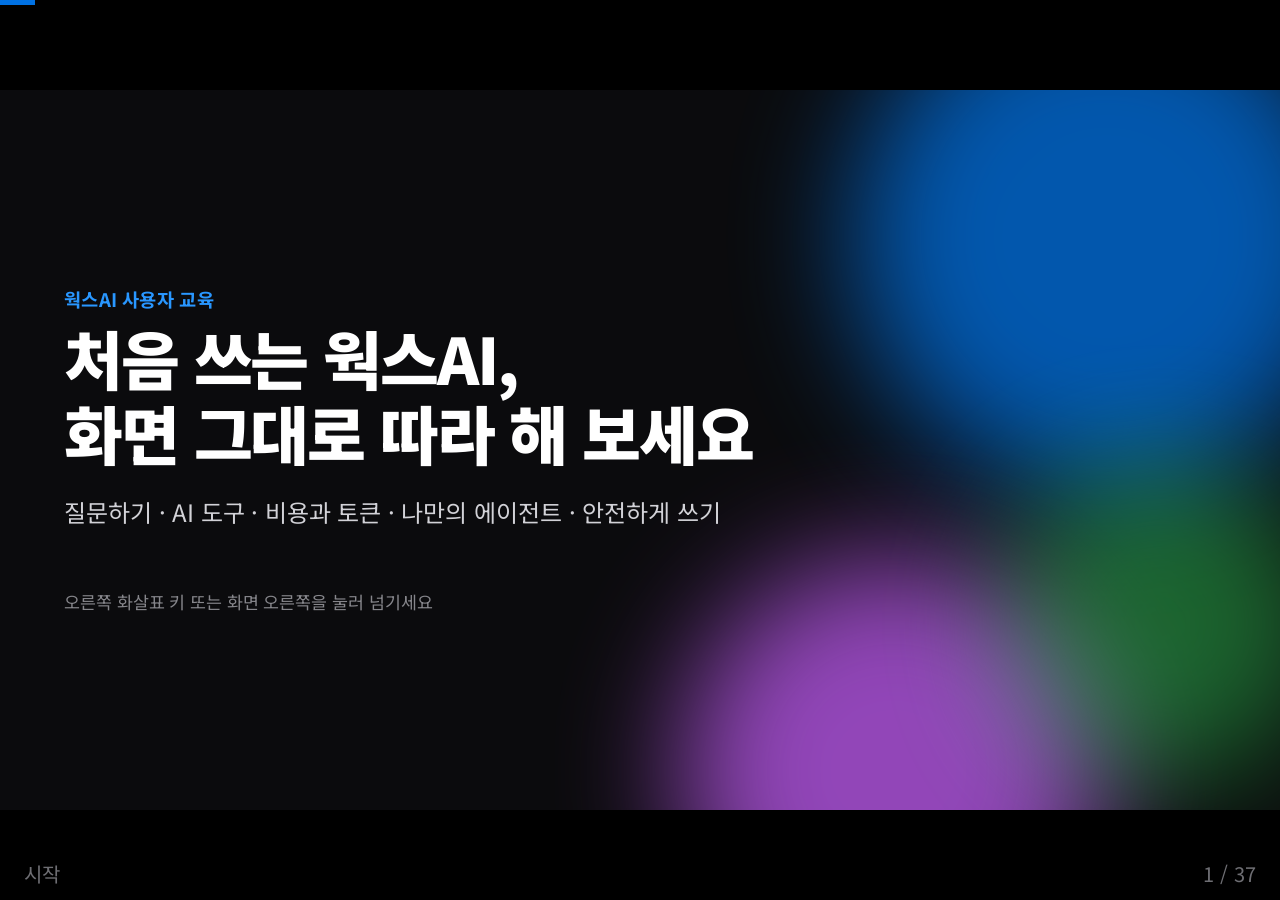
<file: docs/user-training/index.html>
<!DOCTYPE html>
<html lang="ko"><head><meta charset="utf-8"><meta name="viewport" content="width=device-width,initial-scale=1">
<title>웍스AI 사용자 교육</title>
<link rel="preconnect" href="https://fonts.googleapis.com"><link rel="preconnect" href="https://fonts.gstatic.com" crossorigin>
<link href="https://fonts.googleapis.com/css2?family=Noto+Sans+KR:wght@400;500;700;900&display=swap" rel="stylesheet">
<style>*{box-sizing:border-box}html,body{margin:0;height:100%;background:#000;overflow:hidden;font-family:'Noto Sans KR','Noto Sans CJK KR','Apple SD Gothic Neo','Malgun Gothic',sans-serif;-webkit-font-smoothing:antialiased}
#stage{position:absolute;left:50%;top:50%;width:1920px;height:1080px;transform:translate(-50%,-50%) scale(var(--s,1));transform-origin:center;overflow:hidden;background:#000}
.slide{position:absolute;inset:0;padding:64px 96px;opacity:0;visibility:hidden;transform:translateX(70px);transition:opacity .45s,transform .55s,visibility 0s .55s}
.slide.active{opacity:1;visibility:visible;transform:none;transition:opacity .45s,transform .55s}
.slide.past{transform:translateX(-70px)}
.light{background:#f5f5f7;color:#1d1d1f}.dark{background:#1d1d1f;color:#fff}
.eb{color:#0071e3;font-size:28px;font-weight:700;margin:0 0 8px}.dark .eb{color:#2997ff}
h2{font-size:58px;margin:0 0 14px;font-weight:900;letter-spacing:-.02em;line-height:1.2}
.sub{font-size:30px;color:#6e6e73;margin:0 0 22px}
.a{opacity:0;transform:translateY(28px)}
.active .a{animation:up .75s cubic-bezier(.2,.8,.2,1) forwards;animation-delay:var(--d,.1s)}
@keyframes up{to{opacity:1;transform:none}}
p{margin:0}
.cards{display:grid;gap:22px;margin-top:20px}.c1{grid-template-columns:1fr;gap:14px}.c2{grid-template-columns:1fr 1fr}.c3{grid-template-columns:repeat(3,1fr)}.c4{grid-template-columns:repeat(4,1fr)}
.card{background:#fff;border-radius:26px;padding:28px 32px;box-shadow:0 2px 14px rgba(0,0,0,.05)}
.card h3{font-size:32px;margin:0 0 8px;font-weight:700}.card p{font-size:27px;line-height:1.45;color:#424245}
.cards.big .card{padding:44px 36px;min-height:300px}.cards.big h3{font-size:38px}
.cards.list .card{padding:18px 28px}.cards.list .card h3{font-size:30px;margin-bottom:4px}.cards.list .card p{font-size:26px}
.note{margin-top:22px;padding:18px 26px;border-left:6px solid #0071e3;background:#fff;border-radius:0 16px 16px 0;font-size:26px;line-height:1.5;color:#1d1d1f}
.row{display:flex;gap:44px;align-items:flex-start;margin-top:14px}.row2,.row2b{display:flex;gap:30px;align-items:center;margin-top:10px}.row.mid{align-items:center}
.win{border-radius:18px;overflow:hidden;box-shadow:0 26px 60px rgba(0,0,0,.30);background:#222;flex:none}
.bar{height:34px;background:#2b2b2e;display:flex;align-items:center;gap:8px;padding:0 14px}.bar i{width:12px;height:12px;border-radius:50%;background:#ff5f57}.bar i:nth-child(2){background:#febc2e}.bar i:nth-child(3){background:#28c840}.bar span{margin-left:12px;color:#a1a1a6;font-size:20px}
.shot,.zoom{position:relative;overflow:hidden;background:#000}.shot{aspect-ratio:1180/673}.shot img{width:100%;display:block}.zoom img{position:absolute;max-width:none;display:block}
.hl{position:absolute;border:3px solid #ff9f0a;border-radius:10px;box-shadow:0 0 0 5px rgba(255,159,10,.28);opacity:0;animation:hlin .5s forwards,pulse 1.8s ease-in-out infinite;animation-delay:var(--d),calc(var(--d) + .5s)}
.slide:not(.active) .hl{animation:none;opacity:0}
.hl b{position:absolute;left:-16px;top:-18px;width:38px;height:38px;border-radius:50%;background:#ff9f0a;color:#1d1d1f;font-size:24px;display:flex;align-items:center;justify-content:center}
@keyframes hlin{from{opacity:0;transform:scale(1.08)}to{opacity:1;transform:none}}@keyframes pulse{50%{box-shadow:0 0 0 12px rgba(255,159,10,.10)}}
.legend{list-style:none;margin:0;padding:0;display:flex;flex-direction:column;gap:20px;flex:1}.legend li{display:flex;gap:18px;align-items:flex-start}
.legend b{flex:none;width:46px;height:46px;border-radius:50%;background:#ff9f0a;color:#1d1d1f;font-size:26px;display:flex;align-items:center;justify-content:center}
.legend h4{margin:0 0 3px;font-size:30px}.legend p{font-size:26px;color:#424245;line-height:1.4}
.steps{display:flex;gap:20px;margin-top:24px}.step{flex:1;background:#fff;border-radius:24px;padding:24px 26px}.step b{display:flex;width:52px;height:52px;border-radius:50%;background:#0071e3;color:#fff;font-size:28px;align-items:center;justify-content:center;margin-bottom:14px}
.step h3{font-size:31px;margin:0 0 6px}.step p{font-size:26px;color:#424245;line-height:1.4}
.s3 .step{padding:16px 20px}.s3 .step b{width:42px;height:42px;font-size:24px;margin-bottom:8px}.s3 .step h3{font-size:28px}.s3 .step p{font-size:25px}
.dk .step{background:#2c2c2e}.dk .step b{background:#2997ff;color:#1d1d1f}.dk .step p{color:#d2d2d7}
.pr h2{font-size:78px;margin:18px 0 30px}.pr .steps{margin-top:60px}
.cover{background:#0b0b0d;overflow:hidden}.cover .inner{position:relative;z-index:2;padding-top:230px}.cover h1{font-size:96px;line-height:1.18;margin:10px 0 34px;font-weight:900;letter-spacing:-.03em}
.lead{font-size:36px;color:#d2d2d7;line-height:1.5}.hint{margin-top:90px;font-size:26px;color:#86868b}
.orb{position:absolute;border-radius:50%;filter:blur(90px);opacity:.75}.o1{width:760px;height:760px;background:#0071e3;right:-120px;top:-160px;animation:fl1 14s ease-in-out infinite alternate}.o2{width:640px;height:640px;background:#bf5af2;right:260px;bottom:-260px;animation:fl2 16s ease-in-out infinite alternate}.o3{width:480px;height:480px;background:#30d158;right:-60px;bottom:40px;opacity:.45;animation:fl1 18s ease-in-out infinite alternate-reverse}
@keyframes fl1{to{transform:translate(-120px,90px) scale(1.15)}}@keyframes fl2{to{transform:translate(120px,-70px) scale(.9)}}
.center{display:flex;flex-direction:column;justify-content:center}.center .big{font-size:96px;line-height:1.2;margin:14px 0 40px}
.agenda{display:grid;grid-template-columns:repeat(3,1fr);gap:26px;margin-top:40px}.ag{background:#fff;border-radius:28px;padding:34px 36px}.ag b{font-size:64px;color:#0071e3;font-weight:900;display:block;line-height:1}.ag h3{font-size:38px;margin:14px 0 8px}.ag p{font-size:28px;color:#6e6e73}
.track{height:6px;background:#d2d2d7;border-radius:3px;margin-top:30px;overflow:hidden}.track i{display:block;height:100%;width:0;background:#0071e3;border-radius:3px}.active .track i{animation:grow 2.2s .8s ease-out forwards}@keyframes grow{to{width:100%}}
.chat{margin-top:34px;background:#fff;border-radius:28px;padding:28px 36px}.cl{font-size:26px;color:#6e6e73;margin-bottom:12px}.inp{display:flex;align-items:center;background:#f5f5f7;border-radius:18px;padding:22px 28px;font-size:32px;min-height:84px}.inp em{margin-left:auto;font-style:normal;background:#0071e3;color:#fff;width:48px;height:48px;border-radius:24px;display:flex;align-items:center;justify-content:center;font-size:28px}
.caret{display:inline-block;width:3px;height:36px;background:#0071e3;margin-left:3px;animation:blink 1s steps(1) infinite}@keyframes blink{50%{opacity:0}}.res{font-size:28px;margin-top:18px;color:#1d1d1f}
.four{display:grid;grid-template-columns:repeat(4,1fr);gap:20px;margin-top:20px}.fq{background:#fff;border-radius:24px;padding:26px 28px;border-top:6px solid #0071e3}.fq h3{font-size:36px;margin:0 0 8px}.fq p{font-size:26px;color:#424245;line-height:1.4}
.vs{display:flex;gap:24px;align-items:stretch;margin-top:34px}.vs>div{border-radius:24px;padding:26px 32px}.bad{flex:1;background:#fff;border:3px dashed #ff453a}.good{flex:2.4;background:#fff;border:3px solid #30d158}.t{font-size:26px;font-weight:700;margin-bottom:8px}.bad .t{color:#ff453a}.good .t{color:#248a3d}.q{font-size:32px;line-height:1.4}.arrow{align-self:center;font-size:56px;color:#0071e3}.vs>.arrow{padding:0}
.ex{display:flex;flex-direction:column;gap:16px;margin-top:22px}.exr{display:grid;grid-template-columns:230px 1fr auto;gap:28px;align-items:center;background:#fff;border-radius:22px;padding:20px 32px}.exr b{font-size:32px;color:#0071e3}.exr p{font-size:28px;line-height:1.4}.exr span{font-size:26px;color:#6e6e73;text-align:right;max-width:340px}
.two{display:grid;grid-template-columns:1fr 1fr;gap:40px;margin-top:14px}.h3a{font-size:34px;margin:0 0 4px}
.chips{display:flex;flex-wrap:wrap;gap:14px;flex:1;align-content:flex-start}.chips span{background:#fff;border-radius:40px;padding:12px 26px;font-size:28px;font-weight:500;box-shadow:0 2px 10px rgba(0,0,0,.06)}
.flows{display:grid;grid-template-columns:repeat(3,1fr);gap:22px;margin-top:20px}.fl{background:#fff;border-radius:26px;padding:24px 28px}.fl h3{font-size:34px;margin:0 0 14px;color:#0071e3}.fs{display:flex;gap:14px;align-items:center;padding:8px 0;border-top:1px solid #e8e8ed}.fs b{flex:none;width:36px;height:36px;border-radius:50%;background:#e8f1ff;color:#0071e3;font-size:24px;display:flex;align-items:center;justify-content:center}.fs p{font-size:26px;line-height:1.35}
.tok{background:#fff;border-radius:28px;padding:36px 40px}.big2{font-size:50px;font-weight:900;color:#0071e3;line-height:1.2}.s{font-size:26px;color:#6e6e73;margin:14px 0;line-height:1.5}.meter{height:22px;background:#e8e8ed;border-radius:11px;overflow:hidden;margin:20px 0}.meter i{display:block;height:100%;width:0;background:linear-gradient(90deg,#0071e3,#bf5af2);border-radius:11px}.active .meter i{animation:grow 2.4s .8s ease-in-out forwards}
.eq{display:flex;align-items:center;gap:22px;margin:40px 0 20px;font-size:40px;font-weight:700;flex-wrap:wrap}.eq span,.eq strong{background:#fff;border-radius:22px;padding:22px 32px}.eq strong{background:#0071e3;color:#fff}.eq em{font-style:normal;color:#0071e3;font-size:56px}
.grow{background:#fff;border-radius:28px;padding:28px 34px}.bars{height:380px;display:flex;align-items:flex-end;gap:16px;margin:16px 0;border-bottom:3px solid #d2d2d7}.bars i{flex:1;height:0;background:linear-gradient(#ff9f0a,#ff453a);border-radius:8px 8px 0 0}.active .bars i{animation:bh .8s var(--d) cubic-bezier(.2,.8,.2,1) forwards}@keyframes bh{to{height:var(--h)}}.cl2{font-size:24px;color:#6e6e73;text-align:center}
.case{display:grid;grid-template-columns:1fr 1fr;gap:70px;margin-top:40px}.case .n{font-size:84px;font-weight:900;color:#2997ff;line-height:1.1}.case .s{font-size:34px;margin:14px 0 10px}.case .s2{font-size:28px;color:#d2d2d7;line-height:1.5}.foot{margin-top:60px;font-size:26px;color:#86868b}
.habits{display:flex;flex-direction:column;gap:14px;margin-top:22px}.hb{display:grid;grid-template-columns:70px 1fr;grid-template-rows:auto auto;column-gap:22px;align-items:center;background:#fff;border-radius:22px;padding:16px 30px}.hb b{grid-row:1/3;width:60px;height:60px;border-radius:50%;background:#0071e3;color:#fff;font-size:34px;display:flex;align-items:center;justify-content:center}.hb h3{font-size:34px;margin:0}.hb p{font-size:26px;color:#6e6e73}
.mt{flex:1;display:flex;flex-direction:column;gap:16px}.mr{background:#fff;border-radius:22px;padding:18px 26px}.mr h4{margin:0;font-size:30px;color:#0071e3}.mr p{font-size:27px;margin:4px 0}.mr span{font-size:25px;color:#6e6e73}
.cp{background:#fff;border-radius:28px;padding:30px 34px}.cp h3{font-size:34px;margin:0 0 6px}.code{background:#f5f5f7;border-radius:16px;padding:20px 24px;font-size:27px;line-height:1.55;margin:10px 0 14px}.copy{font:inherit;font-size:26px;font-weight:700;background:#0071e3;color:#fff;border:0;border-radius:30px;padding:12px 30px;cursor:pointer}.copy.ok{background:#248a3d}.mini{font-size:27px;line-height:1.7;margin:16px 0 0;padding-left:34px}
.cmp{display:grid;grid-template-columns:1fr 1fr;gap:34px;margin-top:34px}.cb{background:#fff;border-radius:30px;padding:36px 40px}.cb.g{border:4px solid #30d158}.bub{font-size:30px;line-height:1.5;border-radius:22px;padding:18px 26px;margin-top:16px}.u{background:#ffe8e6}.u2{background:#e8f1ff}.cb.g .u2{background:#e5f9ea}.cap{font-size:28px;margin-top:22px;color:#424245;font-weight:500}
.ladder{display:flex;gap:24px;align-items:flex-end;margin-top:30px;height:500px}.lad{flex:1;background:#fff;border-radius:26px 26px 0 0;padding:26px 28px;height:var(--h);border-top:8px solid #0071e3}.lad:nth-child(3){border-color:#bf5af2}.lad:nth-child(4){border-color:#ff9f0a}.lad h3{font-size:32px;margin:0 0 8px}.lad .who{font-size:28px;color:#0071e3;font-weight:700;margin-bottom:4px}.lad p{font-size:26px;color:#424245;line-height:1.4}
.wand{display:flex;align-items:stretch;gap:26px;margin-top:26px}.wand>div:not(.wd){flex:1;background:#fff;border-radius:26px;padding:28px 34px}.wd{align-self:center;font-size:64px;color:#bf5af2}.wand .q{font-size:30px}
.pipe{background:#fff;border-radius:28px;padding:30px 34px}.pipe h3{font-size:34px;margin:0 0 16px;color:#0071e3}.pn{display:flex;align-items:center;gap:16px;padding:8px 0}.pn b{flex:none;width:44px;height:44px;border-radius:50%;background:#0071e3;color:#fff;font-size:26px;display:flex;align-items:center;justify-content:center}.pn p{font-size:28px}.note2{font-size:25px;color:#6e6e73;line-height:1.5;margin-top:14px}
.three{display:grid;grid-template-columns:repeat(3,1fr);gap:28px;margin-top:26px}.three h3{font-size:36px;margin:18px 0 6px}.three p{font-size:26px;color:#424245;line-height:1.45}
.five{display:flex;flex-direction:column;gap:16px;margin-top:30px}.fv{display:flex;align-items:center;gap:26px;background:#2c2c2e;border-radius:24px;padding:20px 34px}.fv b{width:56px;height:56px;border-radius:50%;background:#2997ff;color:#1d1d1f;font-size:32px;display:flex;align-items:center;justify-content:center;flex:none}.fv p{font-size:36px;font-weight:700}
.closing .foot{margin-top:40px}
#hud{position:absolute;left:0;right:0;bottom:0;display:flex;justify-content:space-between;padding:0 24px 12px;color:#86868b;font-size:20px;pointer-events:none;z-index:9}
#bar{position:absolute;left:0;right:0;top:0;height:5px;z-index:9}#bar i{display:block;height:100%;width:0;background:#0071e3;transition:width .4s}
#nav button{position:absolute;top:0;bottom:0;width:90px;border:0;background:transparent;color:#86868b;font-size:60px;cursor:pointer;opacity:0;transition:opacity .2s;z-index:8}#nav button:hover{opacity:1}#prev{left:0}#next{right:0}
@media (prefers-reduced-motion:reduce){.a{opacity:1;transform:none;animation:none!important}.hl{opacity:1;animation:none!important}.bars i{height:var(--h);animation:none!important}.track i,.meter i{width:100%;animation:none!important}.orb{animation:none}.slide,.slide.active{transition:none}}

.slide{display:flex;flex-direction:column}.body{flex:1;display:flex;flex-direction:column;justify-content:center;padding-bottom:36px;min-height:0}.body>.row,.body>.row2,.body>.row2b{margin-top:0}
.z11 .body{zoom:1.1}.z12 .body{zoom:1.2}.z13 .body{zoom:1.4}
.faq .exr{grid-template-columns:430px 1fr}.ladder{height:560px}.lad{min-height:0}
.pr h2{margin-bottom:0}
</style></head><body>
<div id="stage"><section class="slide dark cover " data-ch="시작"><div class="orb o1"></div><div class="orb o2"></div><div class="orb o3"></div><div class="inner"><p class="eb a">웍스AI 사용자 교육</p><h1 class="a" style="--d:.2s">처음 쓰는 웍스AI,<br>화면 그대로 따라 해 보세요</h1><p class="lead a" style="--d:.5s">질문하기 · AI 도구 · 비용과 토큰 · 나만의 에이전트 · 안전하게 쓰기</p><p class="hint a" style="--d:.9s">오른쪽 화살표 키 또는 화면 오른쪽을 눌러 넘기세요</p></div></section><section class="slide light " data-ch="시작"><p class="eb a">오늘의 순서</p><h2 class="a">여섯 가지를 차례로 배웁니다</h2><div class="body"><div class="track a" style="--d:.5s"><i></i></div><div class="agenda"><div class="ag a" style="--d:0.6s"><b>1</b><h3>첫걸음</h3><p>화면 구성과 메뉴</p></div><div class="ag a" style="--d:0.75s"><b>2</b><h3>질문하기</h3><p>좋은 질문 쓰는 법</p></div><div class="ag a" style="--d:0.8999999999999999s"><b>3</b><h3>AI 도구</h3><p>회의록, 번역, 슬라이드</p></div><div class="ag a" style="--d:1.0499999999999998s"><b>4</b><h3>비용과 토큰</h3><p>아껴 쓰는 습관</p></div><div class="ag a" style="--d:1.2s"><b>5</b><h3>에이전트</h3><p>나만의 에이전트 만들기</p></div><div class="ag a" style="--d:1.35s"><b>6</b><h3>자동화와 안전</h3><p>예약과 안전 수칙</p></div></div></div></section><section class="slide light z12" data-ch="1. 첫걸음"><p class="eb a">1. 첫걸음</p><h2 class="a">웍스AI는 기업용 전사 AI 포털입니다</h2><p class="sub a">여러 AI 모델과 업무 도구를 한 화면에서 쓰는 우리 회사 공용 AI 공간입니다.</p><div class="body"><div class="cards c4 big"><div class="card a" style="--d:0.3s"><h3>묻고 답하기</h3><p>질문, 요약, 번역, 메일 초안을 대화로 해결합니다.</p></div><div class="card a" style="--d:0.44999999999999996s"><h3>파일 다루기</h3><p>문서, 이미지, 회의 녹음을 올려 정리합니다.</p></div><div class="card a" style="--d:0.6s"><h3>만들어 내기</h3><p>이미지, 영상, 슬라이드, 문서를 만듭니다.</p></div><div class="card a" style="--d:0.75s"><h3>자동화하기</h3><p>에이전트와 예약으로 반복 업무를 맡깁니다.</p></div></div></div></section><section class="slide light split " data-ch="1. 첫걸음"><p class="eb a">1. 첫걸음</p><h2 class="a">로그인 후 첫 화면</h2><div class="body"><div class="row"><div class="win a " style="width:1180px"><div class="bar"><i></i><i></i><i></i><span>wrks.ai</span></div><div class="shot"><img src="img/home.jpg" alt=""><div class="hl" style="left:1.53%;top:18.57%;width:19.66%;height:25.26%;--d:0.8s"><b>1</b></div><div class="hl" style="left:25.08%;top:32.10%;width:71.27%;height:16.64%;--d:1.25s"><b>2</b></div><div class="hl" style="left:79.66%;top:41.60%;width:7.80%;height:5.05%;--d:1.7000000000000002s"><b>3</b></div><div class="hl" style="left:30.59%;top:56.46%;width:48.90%;height:12.18%;--d:2.1500000000000004s"><b>4</b></div><div class="hl" style="left:25.08%;top:76.52%;width:71.36%;height:10.40%;--d:2.6s"><b>5</b></div></div></div><ol class="legend "><li class="a" style="--d:0.8s"><b>1</b><div><h4>왼쪽 메뉴</h4><p>에이전트, 워크플로우, 스킬, 드라이브, AI 도구</p></div></li><li class="a" style="--d:1.25s"><b>2</b><div><h4>질문창</h4><p>하고 싶은 일을 문장으로 적습니다</p></div></li><li class="a" style="--d:1.7000000000000002s"><b>3</b><div><h4>모델 선택</h4><p>처음에는 Auto 그대로 둡니다</p></div></li><li class="a" style="--d:2.1500000000000004s"><b>4</b><div><h4>AI 도구 바로가기</h4><p>이미지, 회의록, 슬라이드 등</p></div></li><li class="a" style="--d:2.6s"><b>5</b><div><h4>에이전트 목록</h4><p>업무별로 만들어진 AI 비서</p></div></li></ol></div></div></section><section class="slide light " data-ch="1. 첫걸음"><p class="eb a">1. 첫걸음</p><h2 class="a">왼쪽 메뉴 다섯 가지</h2><div class="body"><div class="row mid"><div class="win a " style="width:470px"><div class="bar"><i></i><i></i><i></i><span>wrks.ai</span></div><div class="zoom" style="height:534px"><img src="img/home.jpg" alt="" style="width:2101px;left:0px;top:-178px"><div class="hl" style="left:3.79%;top:9.33%;width:90.91%;height:10.67%;--d:0.8s"></div></div></div><div class="cards c1 list"><div class="card a" style="--d:0.3s"><h3>에이전트</h3><p>업무별 AI 비서를 골라 대화합니다.</p></div><div class="card a" style="--d:0.44999999999999996s"><h3>워크플로우</h3><p>정해진 순서의 업무를 자동으로 실행합니다.</p></div><div class="card a" style="--d:0.6s"><h3>스킬</h3><p>슬래시(/) 명령으로 부르는 나만의 업무 설명서입니다.</p></div><div class="card a" style="--d:0.75s"><h3>웍스 드라이브</h3><p>파일을 보관하고 대화에 바로 첨부합니다.</p></div><div class="card a" style="--d:0.8999999999999999s"><h3>AI 도구</h3><p>이미지, 회의록 같은 전용 도구 모음입니다.</p></div></div></div></div></section><section class="slide light z12" data-ch="2. 질문하기"><p class="eb a">2. 질문하기</p><h2 class="a">질문은 이렇게 시작합니다</h2><div class="body"><div class="steps "><div class="step a" style="--d:0.3s"><b>1</b><h3>질문창에 적기</h3><p>하고 싶은 일을 평소 말투로 적습니다.</p></div><div class="step a" style="--d:0.5s"><b>2</b><h3>모델은 Auto</h3><p>처음에는 모델을 바꾸지 않아도 됩니다.</p></div><div class="step a" style="--d:0.7s"><b>3</b><h3>파일 첨부</h3><p>필요하면 + 버튼으로 파일을 붙입니다.</p></div><div class="step a" style="--d:0.9000000000000001s"><b>4</b><h3>전송</h3><p>Enter 키 또는 화살표 버튼을 누릅니다.</p></div></div><div class="chat a" style="--d:1.2s"><p class="cl">실제로 입력해 본 예</p><div class="inp"><span class="ty" data-type="팀 회의 후 보낼 감사 메일 초안을 3줄로 써줘"></span><i class="caret"></i><em>↑</em></div><p class="res">몇 초 안에 인사말, 감사, 후속 안내가 담긴 3줄 메일 초안이 나옵니다.</p></div></div></section><section class="slide light z12" data-ch="2. 질문하기"><p class="eb a">2. 질문하기</p><h2 class="a">좋은 질문에는 네 가지가 들어 있습니다</h2><div class="body"><div class="four"><div class="fq a" style="--d:0.3s"><h3>상황</h3><p>누구에게, 무슨 일로 쓰는지</p></div><div class="fq a" style="--d:0.5s"><h3>할 일</h3><p>쓰기, 요약, 번역, 정리 중 무엇인지</p></div><div class="fq a" style="--d:0.7s"><h3>형식</h3><p>메일, 표, 목록, 3줄 같은 모양</p></div><div class="fq a" style="--d:0.9000000000000001s"><h3>분량과 말투</h3><p>5줄 이내, 격식체처럼 구체적으로</p></div></div><div class="vs a" style="--d:1.3s"><div class="bad"><p class="t">아쉬운 질문</p><p class="q">메일 써줘</p></div><div class="arrow">→</div><div class="good"><p class="t">좋은 질문</p><p class="q">거래처 담당자에게 납품이 하루 늦어진다는 사과 메일을 격식체로 5줄 이내로 써줘</p></div></div></div></section><section class="slide light z12" data-ch="2. 질문하기"><p class="eb a">2. 질문하기</p><h2 class="a">바로 써먹는 질문 예시</h2><div class="body"><div class="ex"><div class="exr a" style="--d:0.3s"><b>메일</b><p>신규 거래처에 보낼 첫 인사 메일을 정중한 격식체로 5줄 이내로 써줘</p><span>바로 보낼 수 있는 초안</span></div><div class="exr a" style="--d:0.5s"><b>요약</b><p>(긴 글을 붙여넣고) 핵심 3가지와 내가 할 일만 정리해줘</p><span>핵심과 할 일 목록</span></div><div class="exr a" style="--d:0.7s"><b>번역</b><p>아래 영문 메일을 자연스러운 업무 한국어로 번역하고 어려운 표현은 설명해줘</p><span>번역문과 표현 설명</span></div><div class="exr a" style="--d:0.9000000000000001s"><b>기획</b><p>신제품 출시 D-30 역순 체크리스트를 부서별로 짜줘</p><span>부서별 일정표</span></div></div></div></section><section class="slide light z12" data-ch="2. 질문하기"><p class="eb a">2. 질문하기</p><h2 class="a">파일 붙이기, 그리고 답변을 받은 뒤</h2><div class="body"><div class="two"><div><h3 class="h3a a">질문창의 + 버튼 세 가지</h3><div class="cards c1 list"><div class="card a" style="--d:0.3s"><h3>파일 업로드</h3><p>내 컴퓨터의 파일을 올립니다.</p></div><div class="card a" style="--d:0.44999999999999996s"><h3>웍스 드라이브에서 첨부</h3><p>보관한 파일을 바로 붙입니다.</p></div><div class="card a" style="--d:0.6s"><h3>스킬</h3><p>저장해 둔 업무 방법을 불러옵니다.</p></div></div><p class="note a" style="--d:1.2s">큰 파일은 한 번에 많은 토큰을 씁니다. 필요한 쪽만 잘라서 올리세요.</p></div><div><h3 class="h3a a">답변 아래에서 할 수 있는 일</h3><div class="cards c1 list"><div class="card a" style="--d:0.3s"><h3>복사</h3><p>메일이나 문서에 바로 붙입니다.</p></div><div class="card a" style="--d:0.44999999999999996s"><h3>이어서 요청</h3><p>“더 짧게”, “표로 바꿔줘”처럼 한 줄로 고칩니다.</p></div><div class="card a" style="--d:0.6s"><h3>내보내기</h3><p>Markdown, HTML, JSON, PDF, Word, HWP로 저장합니다.</p></div><div class="card a" style="--d:0.75s"><h3>공유</h3><p>보내기 전에 민감정보가 없는지 확인합니다.</p></div></div></div></div></div></section><section class="slide dark pr z13" data-ch="실습"><p class="eb a">실습 1 | 10분</p><h2 class="a">내 업무 질문 해 보기</h2><div class="body"><div class="steps dk"><div class="step a" style="--d:0.3s"><b>1</b><h3>업무 고르기</h3><p>오늘 써야 할 메일이나 요약 한 가지</p></div><div class="step a" style="--d:0.5s"><b>2</b><h3>질문 쓰기</h3><p>상황, 할 일, 형식, 분량을 한 문장으로</p></div><div class="step a" style="--d:0.7s"><b>3</b><h3>고쳐 달라고 하기</h3><p>“더 짧게”나 “표로”로 한 번 더</p></div><div class="step a" style="--d:0.9000000000000001s"><b>4</b><h3>저장하기</h3><p>내보내기로 PDF나 Word 받기</p></div></div></div></section><section class="slide light split " data-ch="3. AI 도구"><p class="eb a">3. AI 도구</p><h2 class="a">AI 도구 지도</h2><p class="sub a">왼쪽 메뉴의 AI 도구에서 용도별 전용 화면을 엽니다.</p><div class="body"><div class="row"><div class="win a " style="width:1180px"><div class="bar"><i></i><i></i><i></i><span>wrks.ai</span></div><div class="shot"><img src="img/tools-menu.jpg" alt=""><div class="hl" style="left:22.71%;top:36.55%;width:48.47%;height:62.11%;--d:0.8s"></div></div></div><div class="chips a" style="--d:1s"><span>이미지</span><span>비디오</span><span>제품 영상</span><span>회의록</span><span>슬라이드</span><span>문서 번역</span><span>문서 작성</span><span>텍스트 추출</span><span>비즈코더</span><span>브랜드 평판</span><span>웍스+</span></div></div></div></section><section class="slide light " data-ch="3. AI 도구"><p class="eb a">3. AI 도구</p><h2 class="a">도구마다 흐름은 세 단계입니다</h2><div class="body"><div class="flows"><div class="fl a" style="--d:0.3s"><h3>회의록</h3><div class="fs"><b>1</b><p>녹음 올리기 또는 바로 녹음</p></div><div class="fs"><b>2</b><p>참석자 분리, 요약, 할 일</p></div><div class="fs"><b>3</b><p>PDF, HWPX, 텍스트로 받기</p></div></div><div class="fl a" style="--d:0.44999999999999996s"><h3>문서 번역</h3><div class="fs"><b>1</b><p>엔진 고르고 파일 올리기</p></div><div class="fs"><b>2</b><p>번역할 언어 고르기</p></div><div class="fs"><b>3</b><p>번역본과 원문 비교 PDF</p></div></div><div class="fl a" style="--d:0.6s"><h3>문서 작성</h3><div class="fs"><b>1</b><p>양식 올리기 (HWP, DOCX, PDF)</p></div><div class="fs"><b>2</b><p>문체 고르기</p></div><div class="fs"><b>3</b><p>단락별 자동 작성 후 저장</p></div></div><div class="fl a" style="--d:0.75s"><h3>슬라이드</h3><div class="fs"><b>1</b><p>제목, 주제, 장 수 정하기</p></div><div class="fs"><b>2</b><p>장별 구성안 확인</p></div><div class="fs"><b>3</b><p>발표하거나 PDF, PPTX로</p></div></div><div class="fl a" style="--d:0.8999999999999999s"><h3>텍스트 추출</h3><div class="fs"><b>1</b><p>이미지 올리기 (최대 20장)</p></div><div class="fs"><b>2</b><p>뽑을 정보 정하기</p></div><div class="fs"><b>3</b><p>엑셀로 받기</p></div></div><div class="fl a" style="--d:1.05s"><h3>이미지</h3><div class="fs"><b>1</b><p>스타일 고르기</p></div><div class="fs"><b>2</b><p>그릴 내용, 비율, 장수</p></div><div class="fs"><b>3</b><p>이어서 고쳐 그리기</p></div></div></div><p class="note a" style="--d:1.2s">비디오, 제품 영상, 브랜드 평판, 웍스+도 있습니다. 영상과 이미지 생성은 업무에 꼭 필요할 때만 쓰세요.</p></div></section><section class="slide dark pr z13" data-ch="실습"><p class="eb a">실습 2 | 15분</p><h2 class="a">도구 하나를 골라 써 보기</h2><div class="body"><div class="steps dk"><div class="step a" style="--d:0.3s"><b>1</b><h3>도구 고르기</h3><p>회의록, 문서 번역, 슬라이드 중 하나</p></div><div class="step a" style="--d:0.5s"><b>2</b><h3>실제 자료로 해 보기</h3><p>교육용 샘플이나 민감정보 없는 자료</p></div><div class="step a" style="--d:0.7s"><b>3</b><h3>결과 점검하기</h3><p>빠진 내용, 틀린 부분 직접 확인</p></div></div></div></section><section class="slide dark center " data-ch="4. 비용과 토큰"><p class="eb a">4. 비용과 토큰</p><h2 class="big a" style="--d:.2s">웍스AI는 쓴 만큼<br>비용이 발생합니다</h2><p class="lead a" style="--d:.6s">내 질문 한 번 한 번이 회사의 비용이 됩니다.<br>알고 쓰는 습관이 필요한 이유입니다.</p></section><section class="slide light z12" data-ch="4. 비용과 토큰"><p class="eb a">4. 비용과 토큰</p><h2 class="a">토큰은 AI의 계산 단위입니다</h2><div class="body"><div class="two"><div class="tok a" style="--d:.3s"><p class="big2"><span class="cnt" data-count="1600">1,600</span>자 ≈ <span class="cnt" data-count="1000">1,000</span>토큰</p><p class="s">한글 기준 대략적인 환산이며 모델에 따라 조금씩 다릅니다.</p><div class="meter"><i></i></div><p class="s">택시 요금처럼, 이동한 거리가 길수록 요금이 올라갑니다. 토큰은 AI가 읽고 쓴 글의 거리입니다.</p></div><div><div class="cards c1 list"><div class="card a" style="--d:0.3s"><h3>입력 토큰</h3><p>내가 보낸 질문, 첨부한 파일, 이전 대화 내용</p></div><div class="card a" style="--d:0.44999999999999996s"><h3>출력 토큰</h3><p>AI가 써 준 답변과 작업 과정</p></div></div></div></div></div></section><section class="slide light z12" data-ch="4. 비용과 토큰"><p class="eb a">4. 비용과 토큰</p><h2 class="a">비용은 이렇게 계산됩니다</h2><div class="body"><div class="eq a" style="--d:.3s"><span>입력 토큰 × 입력 단가</span><em>+</em><span>출력 토큰 × 출력 단가</span><em>=</em><strong>이용 요금</strong></div><div class="cards c3 "><div class="card a" style="--d:0.3s"><h3>모델마다 단가가 다릅니다</h3><p>고성능 모델일수록 단가가 높고, 가벼운 모델은 낮습니다.</p></div><div class="card a" style="--d:0.44999999999999996s"><h3>출력 단가가 더 높습니다</h3><p>AI가 쓰는 글은 읽는 글보다 단가가 높아, 길게 쓰게 할수록 비용이 늘어납니다.</p></div><div class="card a" style="--d:0.6s"><h3>작업 단계가 많으면 더해집니다</h3><p>에이전트가 도구를 여러 번 쓰면 그 횟수만큼 계산됩니다.</p></div></div></div></section><section class="slide light " data-ch="4. 비용과 토큰"><p class="eb a">4. 비용과 토큰</p><h2 class="a">내 사용량은 내가 확인합니다</h2><div class="body"><div class="row2"><div class="win a sm" style="width:780px"><div class="bar"><i></i><i></i><i></i><span>wrks.ai</span></div><div class="shot"><img src="img/acct-menu.jpg" alt=""><div class="hl" style="left:1.02%;top:64.78%;width:20.34%;height:26.15%;--d:0.8s"></div><div class="hl" style="left:2.03%;top:71.92%;width:18.31%;height:3.86%;--d:1.25s"><b>1</b></div></div></div><div class="arr a" style="--d:1.4s">→</div><div class="win a sm" style="width:780px"><div class="bar"><i></i><i></i><i></i><span>wrks.ai</span></div><div class="shot"><img src="img/usage.jpg" alt=""><div class="hl" style="left:29.07%;top:11.14%;width:63.22%;height:17.38%;--d:0.8s"><b>2</b></div></div></div></div><div class="steps s3"><div class="step a" style="--d:0.3s"><b>1</b><h3>왼쪽 아래 이름 옆 … 버튼</h3><p>메뉴를 엽니다.</p></div><div class="step a" style="--d:0.5s"><b>2</b><h3>내 계정 관리</h3><p>계정 화면으로 이동합니다.</p></div><div class="step a" style="--d:0.7s"><b>3</b><h3>내 실시간 사용 현황</h3><p>모델별 사용량과 이용 요금을 봅니다.</p></div></div><p class="note a" style="--d:1.2s">사용 현황 표의 숫자는 개인정보 보호를 위해 가렸습니다. 실제 화면에는 모델별 토큰과 요금이 표시됩니다.</p></div></section><section class="slide light z11" data-ch="4. 비용과 토큰"><p class="eb a">4. 비용과 토큰</p><h2 class="a">비용이 커지는 네 가지 상황</h2><div class="body"><div class="two"><div><div class="cards c1 list"><div class="card a" style="--d:0.3s"><h3>긴 대화 이어가기</h3><p>지난 대화가 매번 입력에 다시 더해집니다.</p></div><div class="card a" style="--d:0.44999999999999996s"><h3>큰 파일 통째로 올리기</h3><p>파일이 클수록 한 번에 많은 토큰을 씁니다.</p></div><div class="card a" style="--d:0.6s"><h3>모든 일에 고성능 모델</h3><p>쉬운 일에는 단가가 높은 모델이 필요 없습니다.</p></div><div class="card a" style="--d:0.75s"><h3>도구와 파일이 많은 에이전트</h3><p>작업 단계가 늘어 매번 더 많이 계산됩니다.</p></div></div></div><div class="grow a" style="--d:.6s"><p class="cl">개념도: 대화가 길어질수록 매 질문에 다시 계산되는 양</p><div class="bars"><i style="--h:8%;--d:0.9s"></i><i style="--h:14%;--d:1.02s"></i><i style="--h:21%;--d:1.1400000000000001s"></i><i style="--h:29%;--d:1.26s"></i><i style="--h:38%;--d:1.38s"></i><i style="--h:48%;--d:1.5s"></i><i style="--h:59%;--d:1.62s"></i><i style="--h:71%;--d:1.74s"></i><i style="--h:84%;--d:1.8599999999999999s"></i><i style="--h:98%;--d:1.98s"></i></div><p class="cl2">질문 1회차 ... 10회차</p></div></div></div></section><section class="slide dark center " data-ch="4. 비용과 토큰"><p class="eb a">4. 비용과 토큰 | 실제로 있었던 사례</p><div class="case"><div class="a" style="--d:.2s"><p class="n"><span class="cnt" data-count="500" data-pre="약 ">약 500</span>번</p><p class="s">한 대화를 한 달 넘게 이어 쓴 경우</p><p class="s2">한 사용자의 비용이 수백만원까지 늘었습니다.</p></div><div class="a" style="--d:.7s"><p class="n"><span class="cnt" data-count="1050000">1,050,000</span>토큰</p><p class="s">한 번의 요청으로 입력된 양</p><p class="s2">큰 파일을 올린 뒤 질문했거나, 한 대화창에 내용이 쌓인 결과로 확인되었습니다.</p></div></div><p class="foot a" style="--d:1.2s">제조사 확인 사례이며 고객사명은 밝히지 않습니다. 수치는 당시 기준입니다.</p></section><section class="slide light z12" data-ch="4. 비용과 토큰"><p class="eb a">4. 비용과 토큰</p><h2 class="a">아껴 쓰는 습관 다섯 가지</h2><div class="body"><div class="habits"><div class="hb a" style="--d:0.3s"><b>1</b><h3>주제가 바뀌면 새 대화를 시작한다</h3><p>지난 대화가 매번 다시 계산됩니다</p></div><div class="hb a" style="--d:0.48s"><b>2</b><h3>파일은 필요한 부분만 올린다</h3><p>파일이 클수록 비용이 커집니다</p></div><div class="hb a" style="--d:0.6599999999999999s"><b>3</b><h3>쉬운 일은 Auto나 가벼운 모델로</h3><p>모델마다 단가가 다릅니다</p></div><div class="hb a" style="--d:0.8400000000000001s"><b>4</b><h3>요청은 형식과 분량까지 한 번에</h3><p>다시 묻는 횟수가 줄어듭니다</p></div><div class="hb a" style="--d:1.02s"><b>5</b><h3>에이전트엔 필요한 도구만 연결</h3><p>도구가 많을수록 느려지고 비쌉니다</p></div></div></div></section><section class="slide light split " data-ch="4. 비용과 토큰"><p class="eb a">4. 비용과 토큰</p><h2 class="a">모델은 이렇게 고릅니다</h2><p class="sub a">기본은 Auto, 막힐 때만 한 단계 올립니다.</p><div class="body"><div class="row"><div class="win a " style="width:1000px"><div class="bar"><i></i><i></i><i></i><span>wrks.ai</span></div><div class="shot"><img src="img/model.jpg" alt=""><div class="hl" style="left:77.97%;top:47.85%;width:20.68%;height:8.32%;--d:0.8s"><b>1</b></div><div class="hl" style="left:77.97%;top:57.36%;width:20.68%;height:38.63%;--d:1.25s"><b>2</b></div></div></div><div class="mt a" style="--d:.8s"><div class="mr"><h4>가벼운 모델 · Auto</h4><p>단순하고 빠른 일</p><span>인사, 맞춤법, 짧은 메일, 간단한 번역</span></div><div class="mr"><h4>표준 모델</h4><p>일반적인 업무 문서</p><span>보고서 초안, 긴 글 요약, 데이터 정리</span></div><div class="mr"><h4>고성능 모델</h4><p>복잡하고 틀리면 곤란한 일</p><span>여러 문서 비교, 복잡한 분석, 코드 분석</span></div></div></div><p class="note a" style="--d:1.2s">Auto를 선택하면 질문 난이도에 맞춰 모델이 자동으로 정해집니다. Auto 외 모델을 고르면 자동 선택 없이 그 모델을 씁니다.</p></div></section><section class="slide light z11" data-ch="4. 비용과 토큰"><p class="eb a">4. 비용과 토큰</p><h2 class="a">사용 한도와 긴 대화 옮기기</h2><div class="body"><div class="two"><div><div class="cards c1 list"><div class="card a" style="--d:0.3s"><h3>워크스페이스 한도</h3><p>한 조직 전체가 쓸 수 있는 월 사용 금액입니다.</p></div><div class="card a" style="--d:0.44999999999999996s"><h3>부서 한도</h3><p>부서 전체와 부서원 한 명당 한도를 나눌 수 있습니다.</p></div><div class="card a" style="--d:0.6s"><h3>개인 한도</h3><p>사용자 한 명의 월 사용 금액입니다.</p></div></div><p class="note a" style="--d:1.2s">한도에 도달하면 사용이 막힙니다. 한 번의 요청이 남은 한도를 넘길 수 있으니 습관으로 아껴 쓰고, 부족하면 관리자에게 문의하세요.</p></div><div class="cp a" style="--d:.4s"><h3>긴 대화는 요약해서 새 대화로</h3><p class="cl">복사해서 그대로 쓰세요.</p><div class="code" id="code1">지금까지의 대화를 다음 대화에서 이어갈 수 있게 요약해줘. 목적, 확정된 결정, 아직 끝나지 않은 일, 꼭 기억할 조건을 담아서 15줄 이내로 정리해줘.</div><button class="copy" data-copy="code1">문구 복사</button><ol class="mini"><li>요약 받기</li><li>새 대화 열기</li><li>붙여넣고 “이어서 진행해줘”</li></ol></div></div></div></section><section class="slide dark pr z13" data-ch="실습"><p class="eb a">실습 3 | 10분</p><h2 class="a">내 사용량 확인하고 절약해 보기</h2><div class="body"><div class="steps dk"><div class="step a" style="--d:0.3s"><b>1</b><h3>사용량 보기</h3><p>내 계정 관리의 실시간 사용 현황</p></div><div class="step a" style="--d:0.5s"><b>2</b><h3>질문 고쳐 쓰기</h3><p>형식과 분량이 들어간 질문으로</p></div><div class="step a" style="--d:0.7s"><b>3</b><h3>대화 옮기기</h3><p>긴 대화를 요약해 새 대화로</p></div></div></div></section><section class="slide light z12" data-ch="5. 에이전트"><p class="eb a">5. 에이전트</p><h2 class="a">에이전트는 역할이 정해진 나만의 AI입니다</h2><div class="body"><div class="cmp"><div class="cb a" style="--d:.3s"><p class="t">일반 대화</p><p class="bub u">“너는 거래처 메일 전문가야. 항상 격식체로 쓰고 수신자 이름을 넣어줘.”</p><p class="bub u2">“납품 일정 안내 메일 써줘”</p><p class="cap">매번 처음부터 설명해야 합니다.</p></div><div class="cb g a" style="--d:.9s"><p class="t">에이전트</p><p class="bub u2">“납품 일정 안내 메일 써줘”</p><p class="cap">역할을 한 번만 정해 두면 바로 일만 시키면 됩니다.</p></div></div></div></section><section class="slide light split " data-ch="5. 에이전트"><p class="eb a">5. 에이전트</p><h2 class="a">에이전트는 여섯 탭으로 나뉩니다</h2><div class="body"><div class="row"><div class="win a " style="width:1180px"><div class="bar"><i></i><i></i><i></i><span>wrks.ai</span></div><div class="shot"><img src="img/agents-my.jpg" alt=""><div class="hl" style="left:25.08%;top:27.49%;width:56.95%;height:4.75%;--d:0.8s"><b>1</b></div><div class="hl" style="left:25.25%;top:34.92%;width:23.05%;height:15.45%;--d:1.25s"><b>2</b></div><div class="hl" style="left:25.08%;top:74.29%;width:71.36%;height:16.64%;--d:1.7000000000000002s"><b>3</b></div></div></div><ol class="legend "><li class="a" style="--d:0.8s"><b>1</b><div><h4>탭 여섯 개</h4><p>공식, 웍스AI, 회사, 나만의, 팀, 내게 공유된 에이전트</p></div></li><li class="a" style="--d:1.25s"><b>2</b><div><h4>에이전트 만들기</h4><p>나만의 에이전트는 여기서 시작합니다</p></div></li><li class="a" style="--d:1.7000000000000002s"><b>3</b><div><h4>대화 예약</h4><p>정해진 시간에 알아서 실행합니다</p></div></li></ol></div></div></section><section class="slide light " data-ch="5. 에이전트"><p class="eb a">5. 에이전트</p><h2 class="a">공유 범위는 네 단계입니다</h2><div class="body"><div class="ladder"><div class="lad a" style="--d:0.3s;--h:290px"><h3>나만의 에이전트</h3><p class="who">나만 사용</p><p>만들면 바로 사용</p></div><div class="lad a" style="--d:0.6s;--h:350px"><h3>팀 에이전트</h3><p class="who">같은 부서원</p><p>만들면 즉시 부서에 노출</p></div><div class="lad a" style="--d:0.8999999999999999s;--h:410px"><h3>워크스페이스 에이전트</h3><p class="who">워크스페이스 구성원</p><p>관리자가 노출 대기 후 검수</p></div><div class="lad a" style="--d:1.2s;--h:470px"><h3>전사 에이전트</h3><p class="who">회사 전체</p><p>관리자가 노출 대기 후 검수</p></div></div><p class="note a" style="--d:1.2s">내가 만든 에이전트를 회사 공식 에이전트로 올리려면 등록 신청을 하고 관리자 승인을 받습니다.</p></div></section><section class="slide light split " data-ch="5. 에이전트"><p class="eb a">5. 에이전트 | 나만의 에이전트</p><h2 class="a">만들기 (1/2) 이름과 지시문까지</h2><div class="body"><div class="row2b"><div class="win a sm" style="width:840px"><div class="bar"><i></i><i></i><i></i><span>wrks.ai</span></div><div class="shot"><img src="img/create-1.jpg" alt=""><div class="hl" style="left:26.61%;top:39.97%;width:22.03%;height:6.09%;--d:0.8s"><b>1</b></div><div class="hl" style="left:26.61%;top:55.72%;width:45.85%;height:5.94%;--d:1.25s"><b>2</b></div></div></div><div class="win a sm" style="width:840px"><div class="bar"><i></i><i></i><i></i><span>wrks.ai</span></div><div class="shot"><img src="img/create-2.jpg" alt=""><div class="hl" style="left:69.75%;top:39.38%;width:2.71%;height:4.75%;--d:0.8s"><b>3</b></div><div class="hl" style="left:26.61%;top:47.25%;width:45.85%;height:15.45%;--d:1.25s"><b>4</b></div></div></div></div><div class="steps s3 s4"><div class="step a" style="--d:0.3s"><b>1</b><h3>모델 선택</h3><p>가벼운 업무는 가벼운 모델로 충분합니다.</p></div><div class="step a" style="--d:0.5s"><b>2</b><h3>이름</h3><p>이름을 적습니다.</p></div><div class="step a" style="--d:0.7s"><b>3</b><h3>요술봉</h3><p>한두 줄만 적고 요술봉을 누릅니다.</p></div><div class="step a" style="--d:0.9000000000000001s"><b>4</b><h3>지시문</h3><p>생성된 지시문을 다듬습니다.</p></div></div></div></section><section class="slide light split " data-ch="5. 에이전트"><p class="eb a">5. 에이전트 | 나만의 에이전트</p><h2 class="a">만들기 (2/2) 파일, 도구, 완료</h2><div class="body"><div class="row2b"><div class="win a sm" style="width:640px"><div class="bar"><i></i><i></i><i></i><span>wrks.ai</span></div><div class="shot"><img src="img/create-3.jpg" alt=""><div class="hl" style="left:26.61%;top:19.47%;width:45.85%;height:21.99%;--d:0.8s"><b>1</b></div><div class="hl" style="left:26.61%;top:51.71%;width:45.85%;height:6.54%;--d:1.25s"><b>2</b></div></div></div><div class="win a sm" style="width:640px"><div class="bar"><i></i><i></i><i></i><span>wrks.ai</span></div><div class="shot"><img src="img/create-4.jpg" alt=""><div class="hl" style="left:26.61%;top:14.86%;width:45.85%;height:65.38%;--d:0.8s"><b>3</b></div></div></div></div><div class="steps s3 s4"><div class="step a" style="--d:0.3s"><b>1</b><h3>참고 파일</h3><p>꼭 필요한 파일만, 각 100MB까지</p></div><div class="step a" style="--d:0.5s"><b>2</b><h3>도구 연결</h3><p>필요한 도구만 최대 5개</p></div><div class="step a" style="--d:0.7s"><b>3</b><h3>목록 확인</h3><p>로그인이 필요한 도구는 처음 한 번 연결</p></div><div class="step a" style="--d:0.9000000000000001s"><b>4</b><h3>만들기</h3><p>완료하면 목록에 카드가 생깁니다</p></div></div><p class="note a" style="--d:1.2s">삭제한 에이전트는 복구할 수 없으니 지시문은 따로 저장해 두세요.</p></div></section><section class="slide light z12" data-ch="5. 에이전트"><p class="eb a">5. 에이전트 | 나만의 에이전트</p><h2 class="a">요술봉과 “꼭 필요한 것만” 원칙</h2><div class="body"><div class="wand"><div class="a" style="--d:.3s"><p class="t">내가 적은 한 줄</p><p class="q">거래처와 주고받는 비즈니스 메일을 격식체로 작성해주는 에이전트</p></div><div class="wd a" style="--d:.8s">✦</div><div class="a" style="--d:1.1s"><p class="t">AI가 만든 지시문</p><p class="q">역할, 제약 조건, 출력 형식을 갖춘 전문가 수준의 지시문으로 바뀝니다.</p></div></div><div class="cards c3 "><div class="card a" style="--d:0.3s"><h3>도구는 꼭 필요한 것만</h3><p>최대 5개. 처음 쓸 때 한 번 로그인하고, 만료되면 도구 카드를 눌러 다시 로그인합니다.</p></div><div class="card a" style="--d:0.44999999999999996s"><h3>파일은 꼭 참고할 때만</h3><p>파일이 많을수록 매번 검색해 성능이 떨어집니다. 적게 올릴수록 정확하고 저렴합니다.</p></div><div class="card a" style="--d:0.6s"><h3>지시문은 짧게</h3><p>지시문이 길면 매번 함께 계산됩니다. 필요한 내용만 남기세요.</p></div></div></div></section><section class="slide light z12" data-ch="5. 에이전트"><p class="eb a">5. 에이전트</p><h2 class="a">팀 에이전트와 공식 등록</h2><div class="body"><div class="two"><div class="pipe a" style="--d:.2s"><h3>팀 에이전트 (관리자 설정 필요)</h3><div class="pn"><b>1</b><p>팀 에이전트 관리 열기</p></div><div class="pn"><b>2</b><p>부서 선택</p></div><div class="pn"><b>3</b><p>팀 에이전트 추가</p></div><div class="pn"><b>4</b><p>만들기: 같은 부서원에게 즉시 노출</p></div><p class="note2">부서가 등록돼 있고 부서가 할당돼야 만들 수 있습니다. 부서원 누구나 수정할 수 있어 중요한 변경은 합의 후 진행하세요.</p></div><div class="pipe a" style="--d:.6s"><h3>공식 등록 (사용자 → 관리자)</h3><div class="pn"><b>1</b><p>사용자: 등록 신청</p></div><div class="pn"><b>2</b><p>관리자: 노출 대기중 확인</p></div><div class="pn"><b>3</b><p>관리자: 검토와 수정</p></div><div class="pn"><b>4</b><p>관리자: 메인 노출 토글 켜기</p></div><p class="note2">공유되는 것: 이름, 아이콘, 설명, 지시문, 도구, 참고 파일(답변에만 활용). 대화 내역과 로그인 정보는 공유되지 않습니다.</p></div></div></div></section><section class="slide light z12" data-ch="5. 에이전트"><p class="eb a">5. 에이전트</p><h2 class="a">공유하기 전 점검 목록</h2><div class="body"><div class="ex"><div class="exr a" style="--d:0.3s"><b>이름과 설명</b><p>공식 자산으로 쓰기에 알맞고 사용자에게 명확한가</p></div><div class="exr a" style="--d:0.48s"><b>지시문</b><p>민감정보나 내부 규정에 어긋나는 내용이 없는가</p></div><div class="exr a" style="--d:0.6599999999999999s"><b>참고 파일</b><p>공유해도 되는 문서인가, 꼭 필요한 파일만 있는가</p></div><div class="exr a" style="--d:0.8400000000000001s"><b>도구</b><p>필요한 도구만 연결했는가, 회사 정책에 맞는가</p></div><div class="exr a" style="--d:1.02s"><b>테스트</b><p>대표 질문 몇 가지로 답변이 정확한지 확인했는가</p></div></div></div></section><section class="slide dark pr z13" data-ch="실습"><p class="eb a">실습 4 | 20분</p><h2 class="a">나만의 에이전트 만들어 보기</h2><div class="body"><div class="steps dk"><div class="step a" style="--d:0.3s"><b>1</b><h3>주제 고르기</h3><p>거래처 메일, 주간보고서, 회의록 정리</p></div><div class="step a" style="--d:0.5s"><b>2</b><h3>만들기</h3><p>한 줄 설명 + 요술봉</p></div><div class="step a" style="--d:0.7s"><b>3</b><h3>테스트</h3><p>대표 질문 3개로 답변 확인</p></div><div class="step a" style="--d:0.9000000000000001s"><b>4</b><h3>공유 점검</h3><p>점검 목록으로 확인</p></div></div></div></section><section class="slide light split " data-ch="6. 자동화와 안전"><p class="eb a">6. 자동화와 안전</p><h2 class="a">반복되는 일은 대화 예약으로</h2><p class="sub a">정해진 시간에 알아서 에이전트와 대화하고, 결과는 대화로 남습니다.</p><div class="body"><div class="row"><div class="win a " style="width:1100px"><div class="bar"><i></i><i></i><i></i><span>wrks.ai</span></div><div class="zoom" style="height:188px"><img src="img/agents-my.jpg" alt="" style="width:1475px;left:-350px;top:-600px"><div class="hl" style="left:85.23%;top:13.33%;width:12.27%;height:20.00%;--d:0.8s"><b>1</b></div><div class="hl" style="left:1.82%;top:42.00%;width:95.68%;height:44.00%;--d:1.25s"><b>2</b></div></div></div><ol class="legend "><li class="a" style="--d:0.8s"><b>1</b><div><h4>대화 예약 추가</h4><p>홈의 대화 예약 영역에서 추가합니다</p></div></li><li class="a" style="--d:1.25s"><b>2</b><div><h4>목록에서 확인</h4><p>추가하면 예약 목록에 나타납니다</p></div></li></ol></div><div class="steps s3 s4"><div class="step a" style="--d:0.3s"><b>1</b><h3>에이전트 고르기</h3><p>누구와 대화할지 선택</p></div><div class="step a" style="--d:0.5s"><b>2</b><h3>때 정하기</h3><p>날짜, 시간, 반복 주기 (서울 시간)</p></div><div class="step a" style="--d:0.7s"><b>3</b><h3>요청 적기</h3><p>예약 시간에 시킬 일</p></div><div class="step a" style="--d:0.9000000000000001s"><b>4</b><h3>추가하기</h3><p>꼭 필요한 것만 예약</p></div></div></div></section><section class="slide light " data-ch="6. 자동화와 안전"><p class="eb a">6. 자동화와 안전</p><h2 class="a">스킬 · 워크플로우 · 웍스 드라이브</h2><div class="body"><div class="three"><div class="a" style="--d:.3s"><div class="win a sm" style="width:540px"><div class="bar"><i></i><i></i><i></i><span>wrks.ai</span></div><div class="shot"><img src="img/skills.jpg" alt=""><div class="hl" style="left:28.22%;top:31.50%;width:39.32%;height:21.40%;--d:0.8s"><b>1</b></div></div></div><h3>스킬</h3><p>자주 하는 일을 /명령어 하나로 부릅니다. 대화로 만들기, 파일로 등록, 웍스 공식 스킬 중에서 시작합니다.</p></div><div class="a" style="--d:.6s"><div class="win a sm" style="width:540px"><div class="bar"><i></i><i></i><i></i><span>wrks.ai</span></div><div class="shot"><img src="img/workflow.jpg" alt=""><div class="hl" style="left:25.85%;top:37.59%;width:22.54%;height:29.42%;--d:0.8s"><b>1</b></div></div></div><h3>워크플로우</h3><p>매주 금요일 오후처럼 정해 둔 때에 알아서 실행됩니다. 코드 없이 말로 만듭니다.</p></div><div class="a" style="--d:.9s"><div class="win a sm" style="width:540px"><div class="bar"><i></i><i></i><i></i><span>wrks.ai</span></div><div class="shot"><img src="img/drive.jpg" alt=""><div class="hl" style="left:24.41%;top:39.08%;width:13.56%;height:5.94%;--d:0.8s"><b>1</b></div><div class="hl" style="left:70.85%;top:39.08%;width:27.12%;height:5.94%;--d:1.25s"><b>2</b></div></div></div><h3>웍스 드라이브</h3><p>내 드라이브는 나만 봅니다. 팀과 나누려면 공유 드라이브에 올립니다.</p></div></div></div></section><section class="slide light z11" data-ch="6. 자동화와 안전"><p class="eb a">6. 자동화와 안전</p><h2 class="a">안전하게 쓰는 다섯 가지 수칙</h2><div class="body"><div class="habits"><div class="hb a" style="--d:0.3s"><b>1</b><h3>개인정보와 민감정보를 입력하지 않는다</h3><p>주민번호, 비밀번호, 카드번호</p></div><div class="hb a" style="--d:0.48s"><b>2</b><h3>기밀 문서는 보안 정책을 먼저 확인한다</h3><p>올리기 전에 한 번 더</p></div><div class="hb a" style="--d:0.6599999999999999s"><b>3</b><h3>AI 답변은 초안으로 본다</h3><p>사람이 최종 확인합니다</p></div><div class="hb a" style="--d:0.8400000000000001s"><b>4</b><h3>공유 전에 점검 목록을 확인한다</h3><p>많은 사람에게 영향을 줍니다</p></div><div class="hb a" style="--d:1.02s"><b>5</b><h3>메일과 일정 도구는 보내기 전에 확인한다</h3><p>되돌리기 어렵습니다</p></div></div><p class="note a" style="--d:1.2s">숫자와 날짜는 원자료와, 법령과 규정은 원문과 대조하고, 외부 문서는 사람이 마지막으로 읽고 보냅니다.</p></div></section><section class="slide light z12" data-ch="마무리"><p class="eb a">마무리</p><h2 class="a">자주 묻는 질문</h2><div class="body"><div class="ex faq"><div class="exr a" style="--d:0.3s"><b>답변이 마음에 들지 않아요</b><p>형식, 분량, 예시를 넣어 다시 요청하거나 새 대화를 시작하세요.</p></div><div class="exr a" style="--d:0.48s"><b>도구가 만료됨으로 보여요</b><p>도구 카드를 눌러 다시 로그인하면 됩니다.</p></div><div class="exr a" style="--d:0.6599999999999999s"><b>내 에이전트가 동료에게 안 보여요</b><p>나만의 에이전트는 나만 씁니다. 팀 에이전트나 공식 등록을 이용하세요.</p></div><div class="exr a" style="--d:0.8400000000000001s"><b>사용 한도에 걸렸어요</b><p>관리자에게 한도 조정을 문의하세요.</p></div><div class="exr a" style="--d:1.02s"><b>지운 에이전트를 되살릴 수 있나요</b><p>복구할 수 없습니다. 지시문은 따로 저장해 두세요.</p></div></div></div></section><section class="slide dark closing " data-ch="마무리"><p class="eb a">마무리</p><h2 class="a" style="--d:.1s">오늘 기억할 다섯 가지</h2><div class="five"><div class="fv a" style="--d:0.4s"><b>1</b><p>좋은 질문은 상황, 할 일, 형식, 분량을 담는다</p></div><div class="fv a" style="--d:0.6000000000000001s"><b>2</b><p>주제가 바뀌면 새 대화, 파일은 필요한 부분만</p></div><div class="fv a" style="--d:0.8s"><b>3</b><p>쉬운 일은 Auto, 막힐 때만 고성능 모델</p></div><div class="fv a" style="--d:1.0s"><b>4</b><p>반복되는 일은 에이전트로, 공유 전에는 점검</p></div><div class="fv a" style="--d:1.2000000000000002s"><b>5</b><p>민감정보는 넣지 않고, 결과는 직접 확인한다</p></div></div><p class="foot a" style="--d:1.6s">문의: 웍스AI 담당자 [부서명과 연락처 입력]</p></section></div>
<div id="hud"><span id="ch"></span><span id="pg"></span></div><div id="bar"><i></i></div>
<div id="nav"><button id="prev" aria-label="이전">‹</button><button id="next" aria-label="다음">›</button></div>
<script>(function(){
var st=document.getElementById('stage'),sl=[].slice.call(st.querySelectorAll('.slide')),cur=-1,rm=matchMedia('(prefers-reduced-motion:reduce)').matches;
function fit(){var s=Math.min(innerWidth/1920,innerHeight/1080);st.style.setProperty('--s',s)}addEventListener('resize',fit);fit();
function fmt(n){return n.toLocaleString('en-US')}
function run(el){
 [].forEach.call(el.querySelectorAll('.cnt'),function(c){var t=+c.dataset.count,p=c.dataset.pre||'';if(rm){c.textContent=p+fmt(t);return}var t0=null;function f(ts){if(!t0)t0=ts;var k=Math.min(1,(ts-t0-500)/1400);if(k<0){requestAnimationFrame(f);return}c.textContent=p+fmt(Math.round(t*(1-Math.pow(1-k,3))));if(k<1)requestAnimationFrame(f)}requestAnimationFrame(f)});
 [].forEach.call(el.querySelectorAll('.ty'),function(e){var tx=e.dataset.type;if(rm){e.textContent=tx;return}e.textContent='';var i=0;setTimeout(function(){var iv=setInterval(function(){if(cur!==sl.indexOf(el)){clearInterval(iv);return}e.textContent=tx.slice(0,++i);if(i>=tx.length)clearInterval(iv)},70)},1900)});
}
function go(n){n=Math.max(0,Math.min(sl.length-1,n));if(n===cur)return;
 sl.forEach(function(s,i){s.classList.remove('active','past');if(i<n)s.classList.add('past')});
 var el=sl[n];void el.offsetWidth;el.classList.add('active');cur=n;run(el);
 document.getElementById('ch').textContent=el.dataset.ch||'';document.getElementById('pg').textContent=(n+1)+' / '+sl.length;
 document.querySelector('#bar i').style.width=((n+1)/sl.length*100)+'%';
 el.classList.contains('dark')?document.getElementById('hud').style.color='#6e6e73':document.getElementById('hud').style.color='#86868b';
 try{history.replaceState(null,'','#'+(n+1))}catch(e){}}
addEventListener('keydown',function(e){var k=e.key;if(k==='ArrowRight'||k==='PageDown'||k===' '||k==='Enter'){e.preventDefault();go(cur+1)}else if(k==='ArrowLeft'||k==='PageUp'||k==='Backspace'){e.preventDefault();go(cur-1)}else if(k==='Home')go(0);else if(k==='End')go(sl.length-1);else if(k==='f'||k==='F'){document.fullscreenElement?document.exitFullscreen():document.documentElement.requestFullscreen&&document.documentElement.requestFullscreen()}});
document.getElementById('next').onclick=function(){go(cur+1)};document.getElementById('prev').onclick=function(){go(cur-1)};
var x0=null;addEventListener('touchstart',function(e){x0=e.touches[0].clientX},{passive:true});addEventListener('touchend',function(e){if(x0===null)return;var d=e.changedTouches[0].clientX-x0;if(Math.abs(d)>50)go(cur+(d<0?1:-1));x0=null});
[].forEach.call(document.querySelectorAll('.copy'),function(b){b.addEventListener('click',function(e){e.stopPropagation();var t=document.getElementById(b.dataset.copy).textContent;(navigator.clipboard?navigator.clipboard.writeText(t):Promise.reject()).catch(function(){}).then(function(){b.textContent='복사됨';b.classList.add('ok');setTimeout(function(){b.textContent='문구 복사';b.classList.remove('ok')},1500)})})});
addEventListener('hashchange',function(){var q=parseInt(location.hash.slice(1),10);if(!isNaN(q))go(q-1)});
var h=parseInt(location.hash.slice(1),10);go(isNaN(h)?0:h-1);
})();
</script></body></html>
</file>
